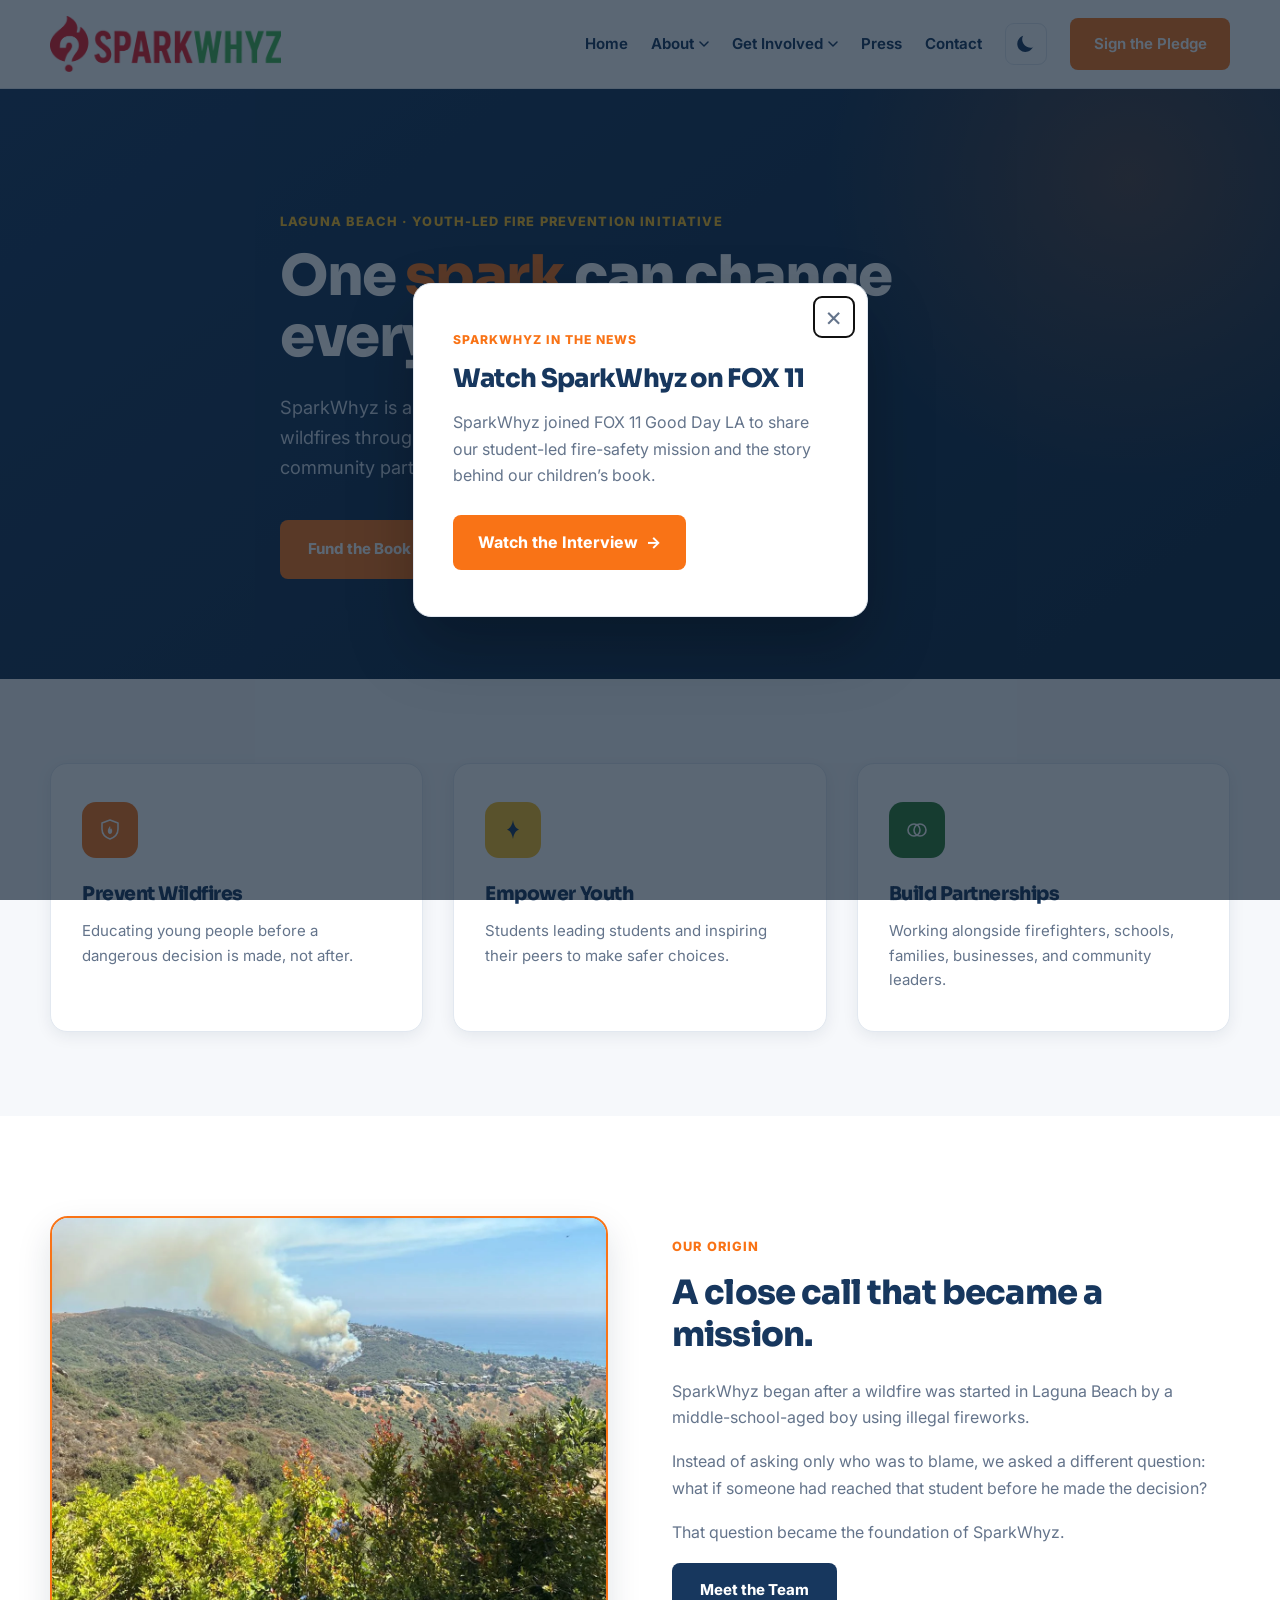
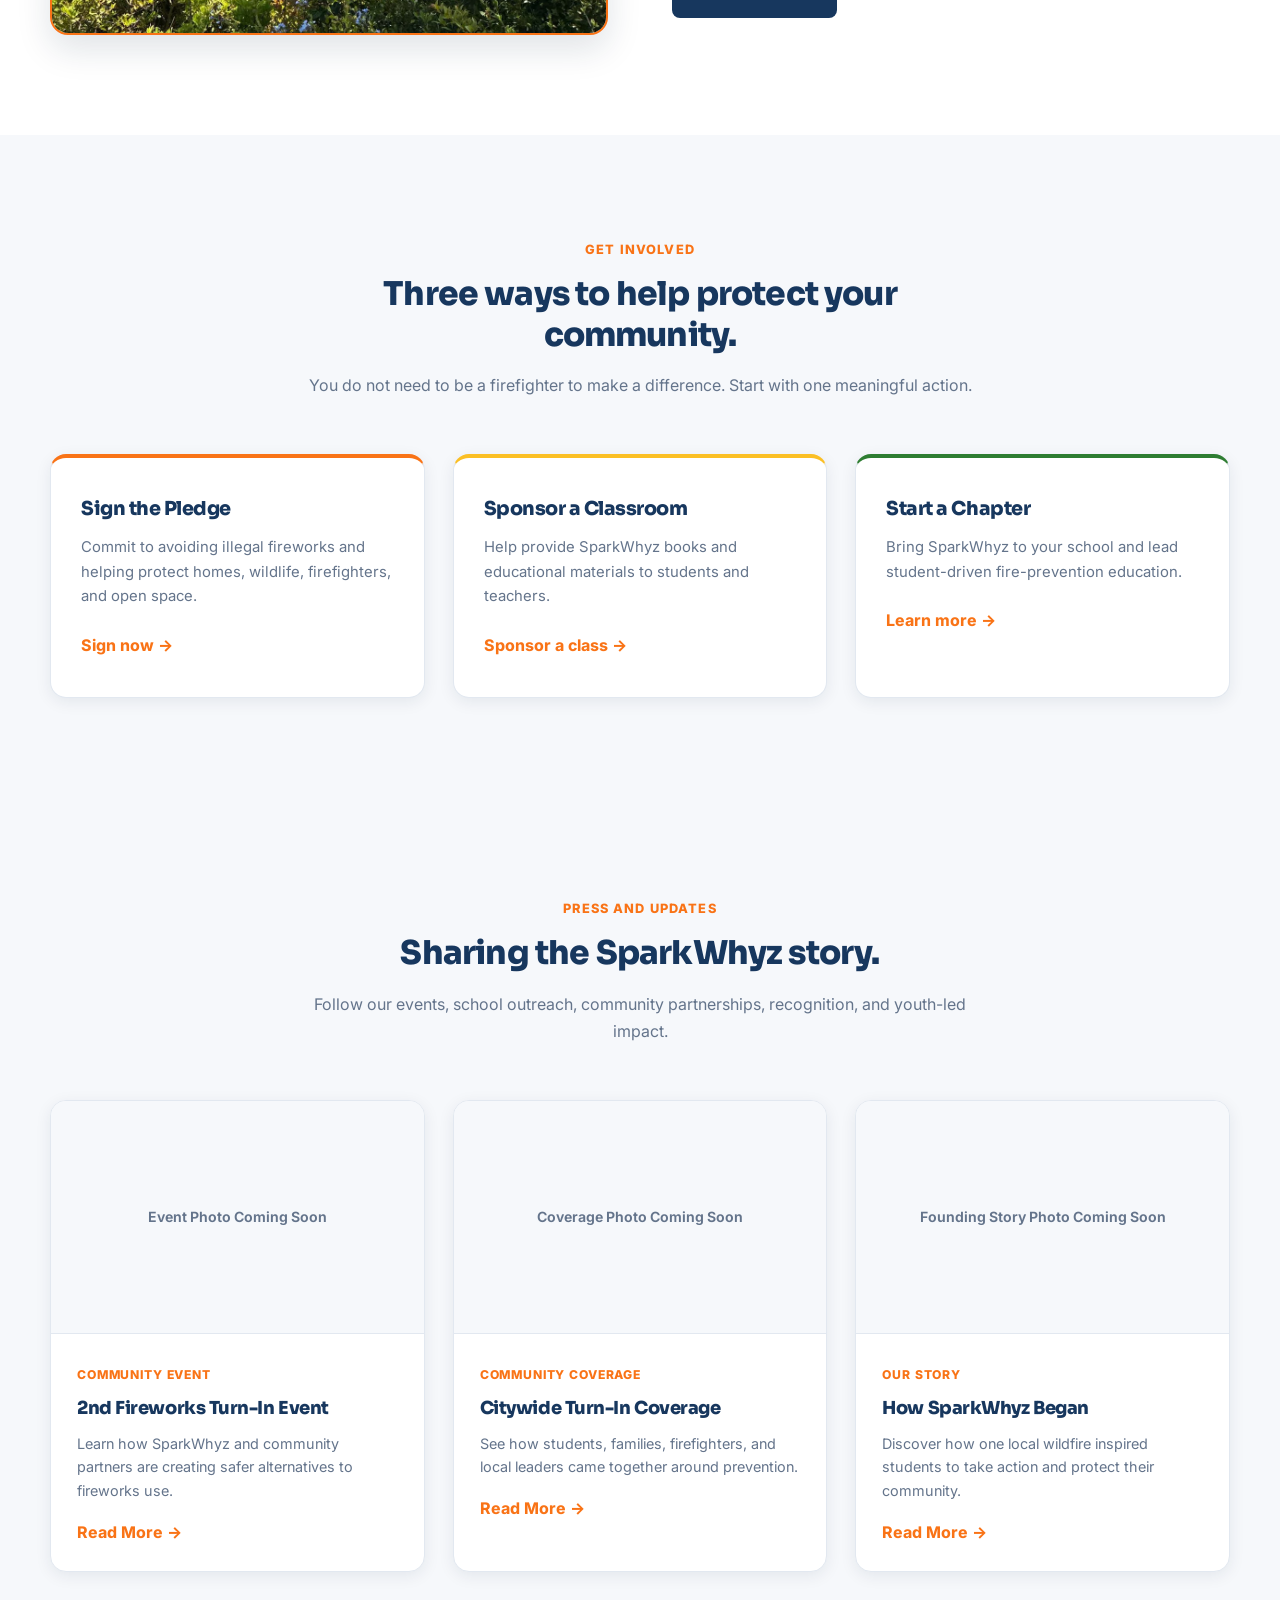
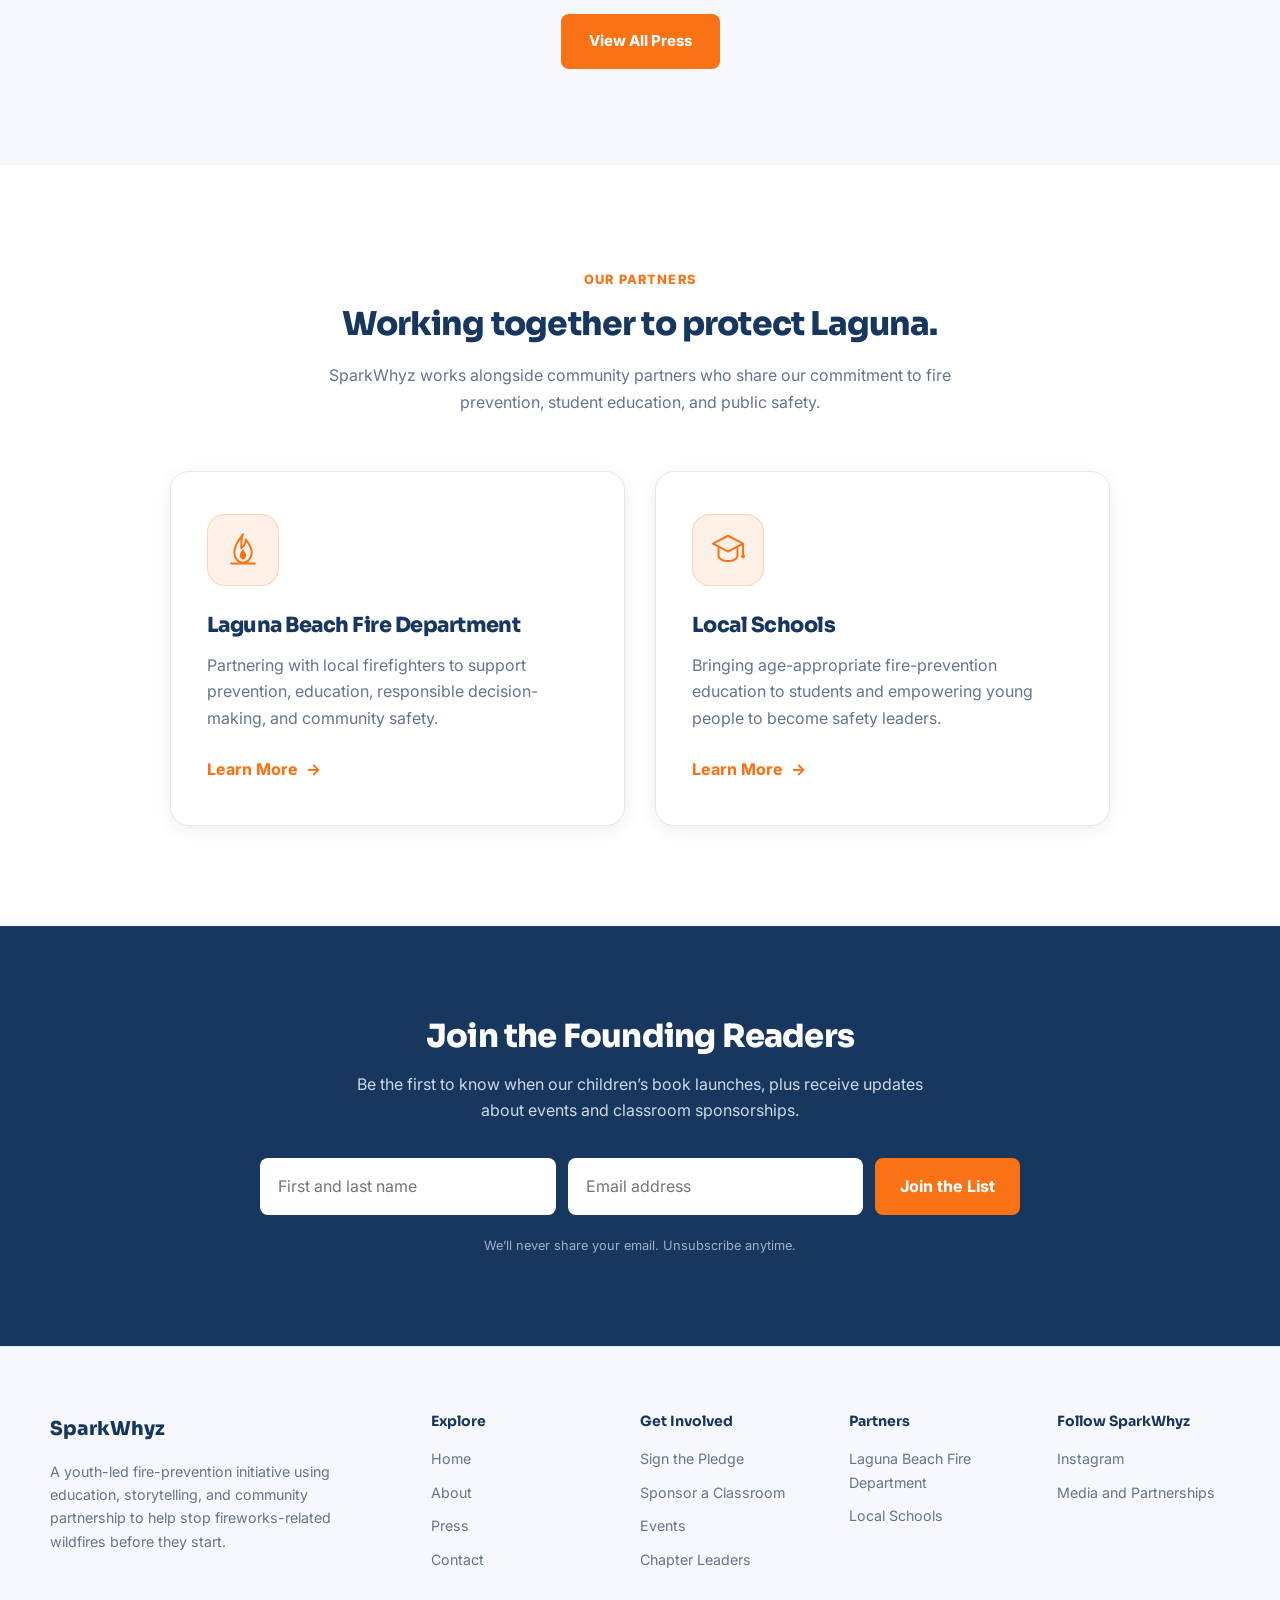
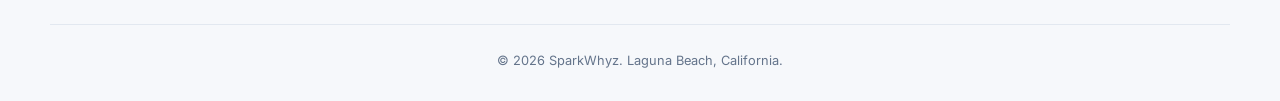
<file: index.html>
<!DOCTYPE html>
<html lang="en">
<head>
  <!-- Google tag (gtag.js) -->
<script async src="https://www.googletagmanager.com/gtag/js?id=G-Q8JG7QYZ1H"></script>
<script>
  window.dataLayer = window.dataLayer || [];
  function gtag(){dataLayer.push(arguments);}
  gtag('js', new Date());

  gtag('config', 'G-Q8JG7QYZ1H');
</script>
  <meta charset="UTF-8">

  <meta
    name="viewport"
    content="width=device-width, initial-scale=1.0"
  >

  <title>SparkWhyz | Youth-Led Fire Prevention</title>

  <meta
    name="description"
    content="SparkWhyz is a youth-led fire-prevention initiative helping prevent fireworks-related wildfires through education, storytelling, school outreach, and community partnership."
  >

  <link rel="icon" type="image/x-icon" href="images/favicon.ico">
  <link rel="icon" type="image/png" sizes="32x32" href="images/favicon-32x32.png">
  <link rel="icon" type="image/png" sizes="16x16" href="images/favicon-16x16.png">
  <link rel="apple-touch-icon" href="images/apple-touch-icon.png">

  <link rel="preconnect" href="https://fonts.googleapis.com">
  <link rel="preconnect" href="https://fonts.gstatic.com" crossorigin>

  <link
    href="https://fonts.googleapis.com/css2?family=Sora:wght@400;600;700;800&family=Inter:wght@400;500;600&display=swap"
    rel="stylesheet"
  >

  <link rel="stylesheet" href="css/styles.css">
</head>

<body>

  <header>
    <nav class="container">

      <a
        href="index.html"
        class="logo"
        aria-label="SparkWhyz home"
      >
        <img
          src="images/logo-transparent.png"
          alt="SparkWhyz"
        >
      </a>

      <button
        class="nav-toggle"
        id="navToggle"
        aria-label="Toggle navigation menu"
        aria-expanded="false"
      >
        <span class="bar bar1"></span>
        <span class="bar bar2"></span>
        <span class="bar bar3"></span>
      </button>

      <ul class="nav-links" id="navLinks">

        <li>
          <a href="index.html">Home</a>
        </li>

        <li>
          <a href="about.html">
            About

            <span class="chevron">
              <svg
                width="10"
                height="6"
                viewBox="0 0 10 6"
                fill="none"
                aria-hidden="true"
              >
                <path
                  d="M1 1L5 5L9 1"
                  stroke="currentColor"
                  stroke-width="1.5"
                  stroke-linecap="round"
                  stroke-linejoin="round"
                />
              </svg>
            </span>
          </a>

          <div class="dropdown-wrap">
            <ul class="dropdown">

              <li>
                <a href="about.html#story">
                  Our Story
                </a>
              </li>

              <li>
                <a href="about.html#mission">
                  Our Mission
                </a>
              </li>

              <li>
                <a href="about.html#team">
                  Our Team
                </a>
              </li>

              <li>
                <a href="about.html#momentum">
                  Building Momentum
                </a>
              </li>

            </ul>
          </div>
        </li>

        <li>
          <a href="get_involved.html">
            Get Involved

            <span class="chevron">
              <svg
                width="10"
                height="6"
                viewBox="0 0 10 6"
                fill="none"
                aria-hidden="true"
              >
                <path
                  d="M1 1L5 5L9 1"
                  stroke="currentColor"
                  stroke-width="1.5"
                  stroke-linecap="round"
                  stroke-linejoin="round"
                />
              </svg>
            </span>
          </a>

          <div class="dropdown-wrap">
            <ul class="dropdown">

              <li>
                <a href="get_involved.html#pledge">
                  Sign the Pledge
                </a>
              </li>

              <li>
                <a href="get_involved.html#sponsor">
                  Sponsor a Classroom
                </a>
              </li>

              <li>
                <a href="get_involved.html#events">
                  Events
                </a>
              </li>

              <li>
                <a href="chapter_leaders.html">
                  Become a Chapter Leader
                </a>
              </li>

            </ul>
          </div>
        </li>

        <!-- Mehr 8/1 Removing press drop down
        <li>
          <a href="press.html">
            Press
            <span class="chevron">
              <svg
                width="10"
                height="6"
                viewBox="0 0 10 6"
                fill="none"
                aria-hidden="true"
              >
                <path
                  d="M1 1L5 5L9 1"
                  stroke="currentColor"
                  stroke-width="1.5"
                  stroke-linecap="round"
                  stroke-linejoin="round"
                />
              </svg>
            </span>
          </a>

          <div class="dropdown-wrap">
            <ul class="dropdown">

              <li>
                <a href="press.html#turn-in-2026">
                  2nd Fireworks Turn-In Event
                </a>
              </li>

              <li>
                <a href="press.html#citywide-turn-in">
                  Citywide Turn-In Coverage
                </a>
              </li>

              <li>
                <a href="press.html#kids-doing-right-thing">
                  Kids Doing the Right Thing
                </a>
              </li>

              <li>
                <a href="press.html#founding-story">
                  Our Founding Story
                </a>
              </li>

            </ul>
          </div>
        </li>
-->
          <!-- Mehr 8/1 addind simple press menu item -->
       <li class="nav-item">
          <a href="press.html" class="nav-link">Press</a>
        </li>
      
        <li>
          <a href="contact.html">Contact</a>
        </li>
        <!-- Mehr 8/1 Removing duplicate contact menu
        <li>
          <a href="contact.html">Contact</a>
        </li>
        -->
       
        <li>
          <button
            class="theme-toggle"
            id="themeToggleDesktop"
            aria-label="Toggle dark mode"
          >
            <span class="theme-icon"></span>
            <span class="theme-label">Dark Mode</span>
          </button>
        </li>

        <li>
          <a
            href="get_involved.html#pledge"
            class="nav-cta"
          >
            Sign the Pledge
          </a>
        </li>

      </ul>

    </nav>
  </header>


  <main>

    <section class="hero">

      <div class="container hero-inner">

        <span class="eyebrow">
          Laguna Beach &middot; Youth-Led Fire Prevention Initiative
        </span>

        <h1>
          One <span>spark</span> can change everything.
        </h1>

        <p>
          SparkWhyz is a youth-led movement preventing
          fireworks-related wildfires through education,
          storytelling, school outreach, and community partnership.
        </p>

        <div class="btn-row">

         <a
            href="/donate/"
           class="btn btn-primary"
          >
            Fund the Book
          </a>

        <a
          href="get_involved.html#pledge"
          class="btn btn-secondary"
          style="
            background-color: #ffffff !important;
            color: #173757 !important;
            border: 2px solid #ffffff !important;
          "
        >
          Sign the Pledge
        </a>

          <a
            href="about.html#story"
            class="btn btn-outline"
          >
            Read Our Story
          </a>

      </div>

    </section>


    <section class="mission">

      <div class="container mission-grid">

        <article class="mission-card reveal">

          <div class="icon">

            <svg
              width="24"
              height="24"
              viewBox="0 0 24 24"
              fill="none"
              aria-hidden="true"
            >
              <path
                d="M12 2L4 5V11C4 15.5 6.5 19 12 21C17.5 19 20 15.5 20 11V5L12 2Z"
                stroke="currentColor"
                stroke-width="1.6"
                stroke-linejoin="round"
              />

              <path
                d="M12 8C10.5 10 9.8 11.5 9.8 13C9.8 14.8 10.8 16 12 16C13.2 16 14.2 14.8 14.2 13C14.2 11.8 13.6 11 13 10.3C13 11 12.6 11.4 12.2 11.3C12.6 10.2 12.3 9 12 8Z"
                fill="currentColor"
              />
            </svg>

          </div>

          <h3>
            Prevent Wildfires
          </h3>

          <p>
            Educating young people before a dangerous decision
            is made, not after.
          </p>

        </article>


        <article class="mission-card reveal reveal-delay-1">

          <div class="icon">

            <svg
              width="24"
              height="24"
              viewBox="0 0 24 24"
              fill="none"
              aria-hidden="true"
            >
              <path
                d="M12 2C12.8 6.5 14 9.8 18 11.5C14 13.2 12.8 16.5 12 21C11.2 16.5 10 13.2 6 11.5C10 9.8 11.2 6.5 12 2Z"
                fill="currentColor"
              />
            </svg>

          </div>

          <h3>
            Empower Youth
          </h3>

          <p>
            Students leading students and inspiring their peers
            to make safer choices.
          </p>

        </article>


        <article class="mission-card reveal reveal-delay-2">

          <div class="icon">

            <svg
              width="24"
              height="24"
              viewBox="0 0 24 24"
              fill="none"
              aria-hidden="true"
            >
              <circle
                cx="9"
                cy="12"
                r="6"
                stroke="currentColor"
                stroke-width="1.6"
              />

              <circle
                cx="15"
                cy="12"
                r="6"
                stroke="currentColor"
                stroke-width="1.6"
              />
            </svg>

          </div>

          <h3>
            Build Partnerships
          </h3>

          <p>
            Working alongside firefighters, schools, families,
            businesses, and community leaders.
          </p>

        </article>

      </div>

    </section>


    <section class="story" id="story">

      <div class="container story-grid">

        <div class="story-media reveal">

          <img
            src="images/rancho-fire.jpg"
            alt="Wildfire in Laguna Beach"
          >

        </div>

        <div class="reveal reveal-delay-1">

          <span class="section-eyebrow">
            Our Origin
          </span>

          <h2>
            A close call that became a mission.
          </h2>

          <p>
            SparkWhyz began after a wildfire was started in
            Laguna Beach by a middle-school-aged boy using
            illegal fireworks.
          </p>

          <p>
            Instead of asking only who was to blame, we asked
            a different question: what if someone had reached
            that student before he made the decision?
          </p>

          <p>
            That question became the foundation of SparkWhyz.
          </p>

          <a
            href="about.html"
            class="btn btn-dark"
          >
            Meet the Team
          </a>

        </div>

      </div>

    </section>


    <section class="involved">

      <div class="container">

        <div class="involved-head reveal">

          <span class="section-eyebrow">
            Get Involved
          </span>

          <h2>
            Three ways to help protect your community.
          </h2>

          <p>
            You do not need to be a firefighter to make a difference.
            Start with one meaningful action.
          </p>

        </div>

        <div class="involved-grid">

          <article class="involved-card reveal">

            <h3>
              Sign the Pledge
            </h3>

            <p>
              Commit to avoiding illegal fireworks and helping
              protect homes, wildlife, firefighters, and open space.
            </p>

            <a href="get_involved.html#pledge">
              Sign now &rarr;
            </a>

          </article>


          <article class="involved-card reveal reveal-delay-1">

            <h3>
              Sponsor a Classroom
            </h3>

            <p>
              Help provide SparkWhyz books and educational
              materials to students and teachers.
            </p>

            <a href="get_involved.html#sponsor">
              Sponsor a class &rarr;
            </a>

          </article>


          <article class="involved-card reveal reveal-delay-2">

            <h3>
              Start a Chapter
            </h3>

            <p>
              Bring SparkWhyz to your school and lead
              student-driven fire-prevention education.
            </p>

            <a href="chapter_leaders.html">
              Learn more &rarr;
            </a>

          </article>

        </div>

      </div>

    </section>


    <section class="section section-alt">

      <div class="container">

        <div class="section-head reveal">

          <span class="section-eyebrow">
            Press and Updates
          </span>

          <h2>
            Sharing the SparkWhyz story.
          </h2>

          <p>
            Follow our events, school outreach, community partnerships,
            recognition, and youth-led impact.
          </p>

        </div>

        <div class="news-grid">

          <article class="news-card reveal">

            <div class="news-thumb">
              Event Photo Coming Soon
            </div>

            <div class="news-body">

              <span class="news-date">
                Community Event
              </span>

              <h3>
                2nd Fireworks Turn-In Event
              </h3>

              <p>
                Learn how SparkWhyz and community partners
                are creating safer alternatives to fireworks use.
              </p>

              <a href="press.html#turn-in-2026">
                Read More &rarr;
              </a>

            </div>

          </article>


          <article class="news-card reveal reveal-delay-1">

            <div class="news-thumb">
              Coverage Photo Coming Soon
            </div>

            <div class="news-body">

              <span class="news-date">
                Community Coverage
              </span>

              <h3>
                Citywide Turn-In Coverage
              </h3>

              <p>
                See how students, families, firefighters,
                and local leaders came together around prevention.
              </p>

              <a href="press.html#citywide-turn-in">
                Read More &rarr;
              </a>

            </div>

          </article>


          <article class="news-card reveal reveal-delay-2">

            <div class="news-thumb">
              Founding Story Photo Coming Soon
            </div>

            <div class="news-body">

              <span class="news-date">
                Our Story
              </span>

              <h3>
                How SparkWhyz Began
              </h3>

              <p>
                Discover how one local wildfire inspired students
                to take action and protect their community.
              </p>

              <a href="press.html#founding-story">
                Read More &rarr;
              </a>

            </div>

          </article>

        </div>

        <div
          class="btn-row"
          style="justify-content:center;margin-top:42px;"
        >

          <a
            href="press.html"
            class="btn btn-primary"
          >
            View All Press
          </a>

        </div>

      </div>

    </section>


    <section class="partners-section">

      <div class="container">

        <div class="section-head reveal">

          <span class="section-eyebrow">
            Our Partners
          </span>

          <h2>
            Working together to protect Laguna.
          </h2>

          <p>
            SparkWhyz works alongside community partners
            who share our commitment to fire prevention,
            student education, and public safety.
          </p>

        </div>

        <div class="partners-grid">

          <a
            href="fire_department.html"
            class="partner-card reveal"
          >

            <div class="partner-icon">

              <svg
                width="38"
                height="38"
                viewBox="0 0 48 48"
                fill="none"
                aria-hidden="true"
              >
                <path
                  d="M24 4C19.5 11.1 13 17.2 13 27C13 34.2 17.9 40 24 40C30.1 40 35 34.2 35 27C35 20 30.8 14.9 27.5 10.7C27.3 16.3 24.7 19.6 21.7 21.8C22.5 17.1 20.4 12.1 24 4Z"
                  stroke="currentColor"
                  stroke-width="2.5"
                  stroke-linejoin="round"
                />

                <path
                  d="M24 23C21.3 26.1 20 28.4 20 31.1C20 34.1 21.8 36 24 36C26.2 36 28 34.1 28 31.1C28 28.6 26.5 26.3 24 23Z"
                  fill="currentColor"
                />

                <path
                  d="M9 41H39"
                  stroke="currentColor"
                  stroke-width="2.5"
                  stroke-linecap="round"
                />
              </svg>

            </div>

            <h3>
              Laguna Beach Fire Department
            </h3>

            <p>
              Partnering with local firefighters to support
              prevention, education, responsible decision-making,
              and community safety.
            </p>

            <span class="partner-link">
              Learn More
              <span aria-hidden="true">&rarr;</span>
            </span>

          </a>


          <a
            href="schools.html"
            class="partner-card reveal reveal-delay-1"
          >

            <div class="partner-icon">

              <svg
                width="38"
                height="38"
                viewBox="0 0 48 48"
                fill="none"
                aria-hidden="true"
              >
                <path
                  d="M24 6L5 16L24 26L43 16L24 6Z"
                  stroke="currentColor"
                  stroke-width="2.5"
                  stroke-linejoin="round"
                />

                <path
                  d="M12 21V31C12 35.1 17.4 38 24 38C30.6 38 36 35.1 36 31V21"
                  stroke="currentColor"
                  stroke-width="2.5"
                  stroke-linecap="round"
                />

                <path
                  d="M43 16V29"
                  stroke="currentColor"
                  stroke-width="2.5"
                  stroke-linecap="round"
                />

                <circle
                  cx="43"
                  cy="32"
                  r="2.5"
                  fill="currentColor"
                />
              </svg>

            </div>

            <h3>
              Local Schools
            </h3>

            <p>
              Bringing age-appropriate fire-prevention education
              to students and empowering young people to become
              safety leaders.
            </p>

            <span class="partner-link">
              Learn More
              <span aria-hidden="true">&rarr;</span>
            </span>

          </a>

        </div>

      </div>

    </section>


    <section
      class="signup"
      id="founding-readers"
    >

      <div class="container">

        <h2>
          Join the Founding Readers
        </h2>

        <p>
          Be the first to know when our children’s book launches,
          plus receive updates about events and classroom sponsorships.
        </p>

        <form
          class="signup-form"
          id="signupForm"
          data-founding-readers="true"
          novalidate
        >

          <input
            type="text"
            id="signupName"
            name="name"
            placeholder="First and last name"
            autocomplete="name"
            aria-label="First and last name"
            required
          >

          <input
            type="email"
            id="signupEmail"
            name="email"
            placeholder="Email address"
            autocomplete="email"
            aria-label="Email address"
            required
          >

          <input
            type="text"
            name="website"
            tabindex="-1"
            autocomplete="off"
            aria-hidden="true"
            style="
              position:absolute;
              left:-9999px;
              width:1px;
              height:1px;
              opacity:0;
            "
          >

          <button type="submit">
            Join the List
          </button>

        </form>

        <p class="signup-note">
          We’ll never share your email. Unsubscribe anytime.
        </p>

      </div>

    </section>

  </main>


  <footer>

    <div class="container">

      <div class="footer-grid">

        <div class="footer-brand">

          <div class="logo">
            SparkWhyz
          </div>

          <p>
            A youth-led fire-prevention initiative using education,
            storytelling, and community partnership to help stop
            fireworks-related wildfires before they start.
          </p>

        </div>


        <div>

          <h4>
            Explore
          </h4>

          <ul>

            <li>
              <a href="index.html">Home</a>
            </li>

            <li>
              <a href="about.html">About</a>
            </li>

            <li>
              <a href="press.html">Press</a>
            </li>

            <li>
              <a href="contact.html">Contact</a>
            </li>

          </ul>

        </div>


        <div>

          <h4>
            Get Involved
          </h4>

          <ul>

            <li>
              <a href="get_involved.html#pledge">
                Sign the Pledge
              </a>
            </li>

            <li>
              <a href="get_involved.html#sponsor">
                Sponsor a Classroom
              </a>
            </li>

            <li>
              <a href="get_involved.html#events">
                Events
              </a>
            </li>

            <li>
              <a href="chapter_leaders.html">
                Chapter Leaders
              </a>
            </li>

          </ul>

        </div>


        <div>

          <h4>
            Partners
          </h4>

          <ul>

            <li>
              <a href="fire_department.html">
                Laguna Beach Fire Department
              </a>
            </li>

            <li>
              <a href="schools.html">
                Local Schools
              </a>
            </li>

          </ul>

        </div>


        <div>

          <h4>
            Follow SparkWhyz
          </h4>

          <ul>

            <li>
              <a
                href="https://www.instagram.com/sparkwhyz/"
                target="_blank"
                rel="noopener noreferrer"
              >
                Instagram
              </a>
            </li>

            <li>
              <a href="contact.html">
                Media and Partnerships
              </a>
            </li>

          </ul>

        </div>

      </div>


      <div class="footer-bottom">
        &copy; 2026 SparkWhyz. Laguna Beach, California.
      </div>

    </div>

  </footer>


  <div
    class="modal-overlay"
    id="chapterModal"
    aria-hidden="true"
  >

    <div
      class="modal-card"
      role="dialog"
      aria-modal="true"
      aria-labelledby="chapterModalTitle"
    >

      <button
        class="modal-close"
        aria-label="Close"
      >
        &times;
      </button>

      <div class="modal-eyebrow">
        Sparkwhyz In The News
      </div>
<!-- Dastan 8/4/26 commmenting out popup
      <h2 id="chapterModalTitle">
        Looking for Chapter Leads
      </h2>

      <p>
        Help bring SparkWhyz’s fire-safety mission
        to your school or neighborhood. We are looking
        for motivated students who are ready to lead.
      </p>

      <a
        href="chapter_leaders.html"
        class="modal-btn"
      >
        Learn More
        <span aria-hidden="true">&rarr;</span>
      </a>
-->
          <h2 id="chapterModalTitle">
            Watch SparkWhyz on FOX 11
          </h2>
          
          <p>
            SparkWhyz joined FOX 11 Good Day LA to share our student-led
            fire-safety mission and the story behind our children’s book.
          </p>
          
          <a
            href="https://www.foxla.com/video/fmc-k940xwfcd0i8ajvh"
            class="modal-btn"
            target="_blank"
            rel="noopener noreferrer"
          >
            Watch the Interview
            <span aria-hidden="true">&rarr;</span>
          </a>
                
    </div>

  </div>


  <script src="js/main.js"></script>

</body>
</html>
</file>
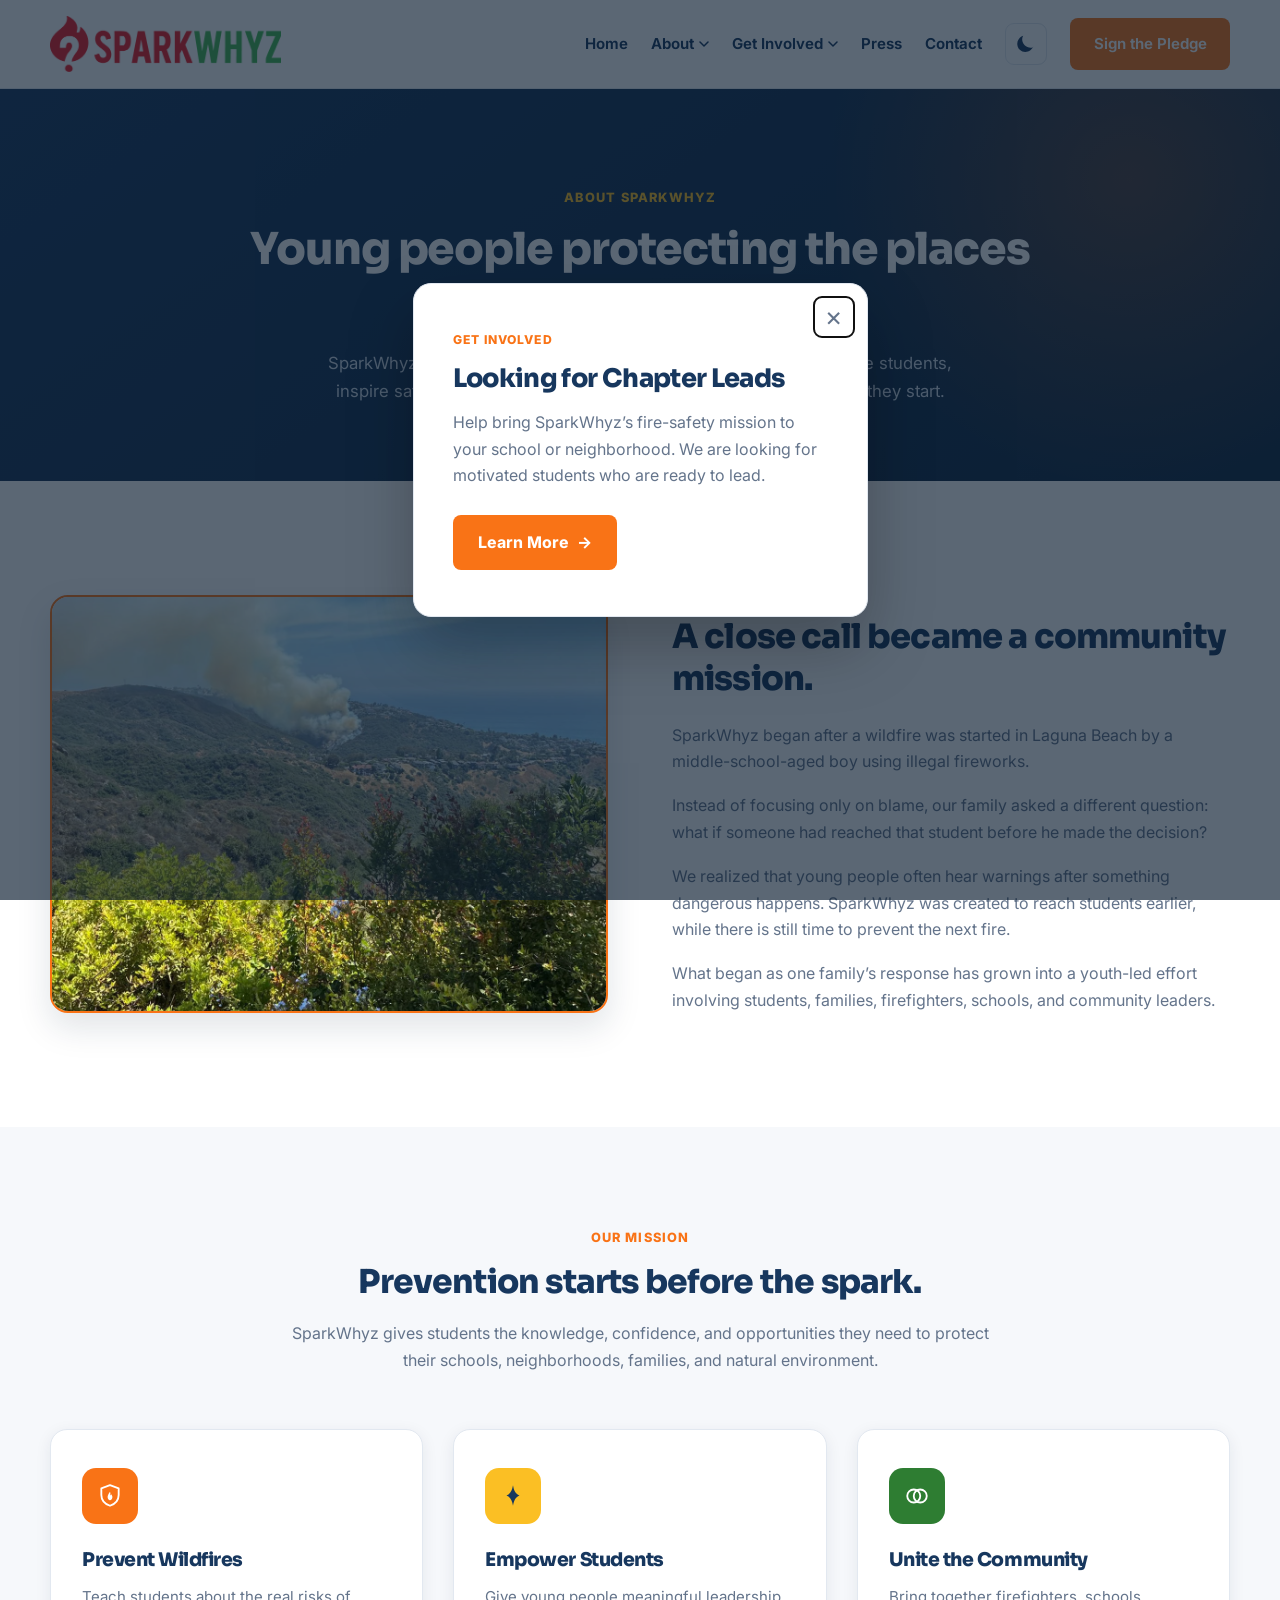
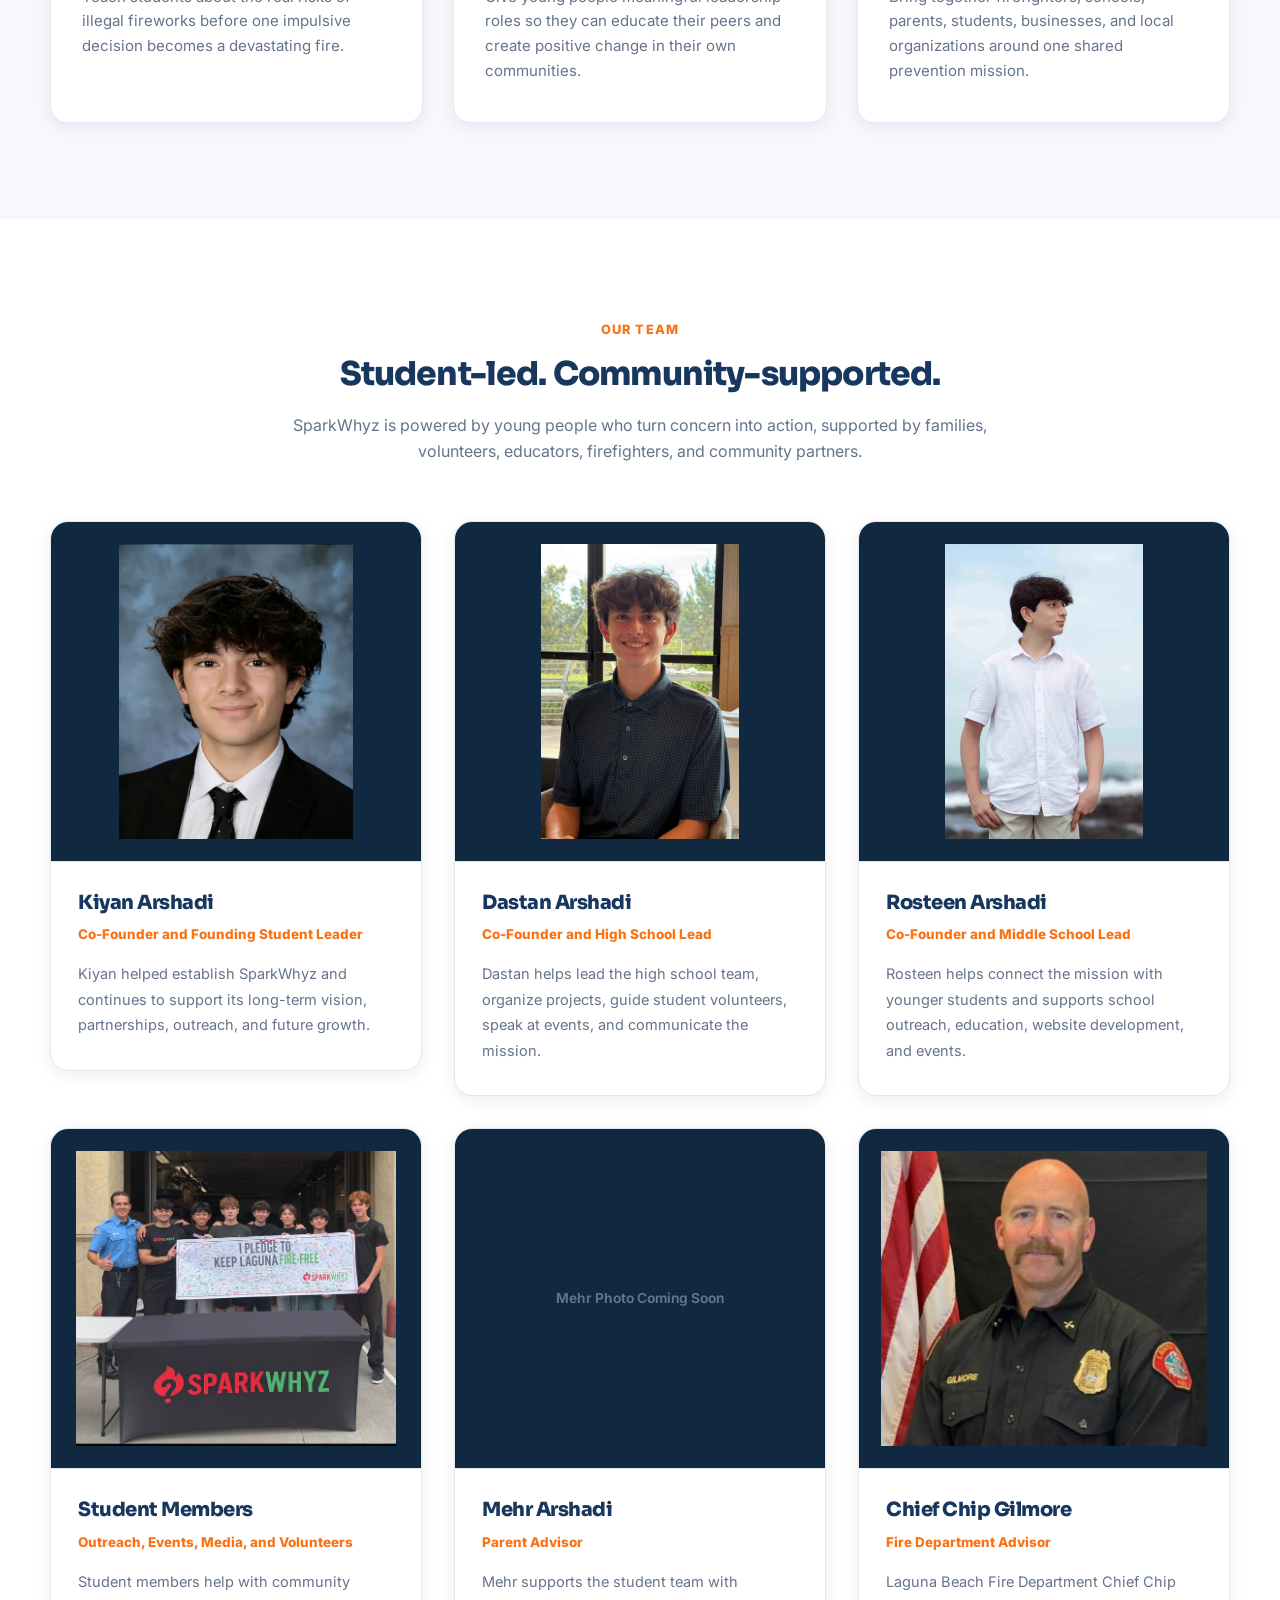
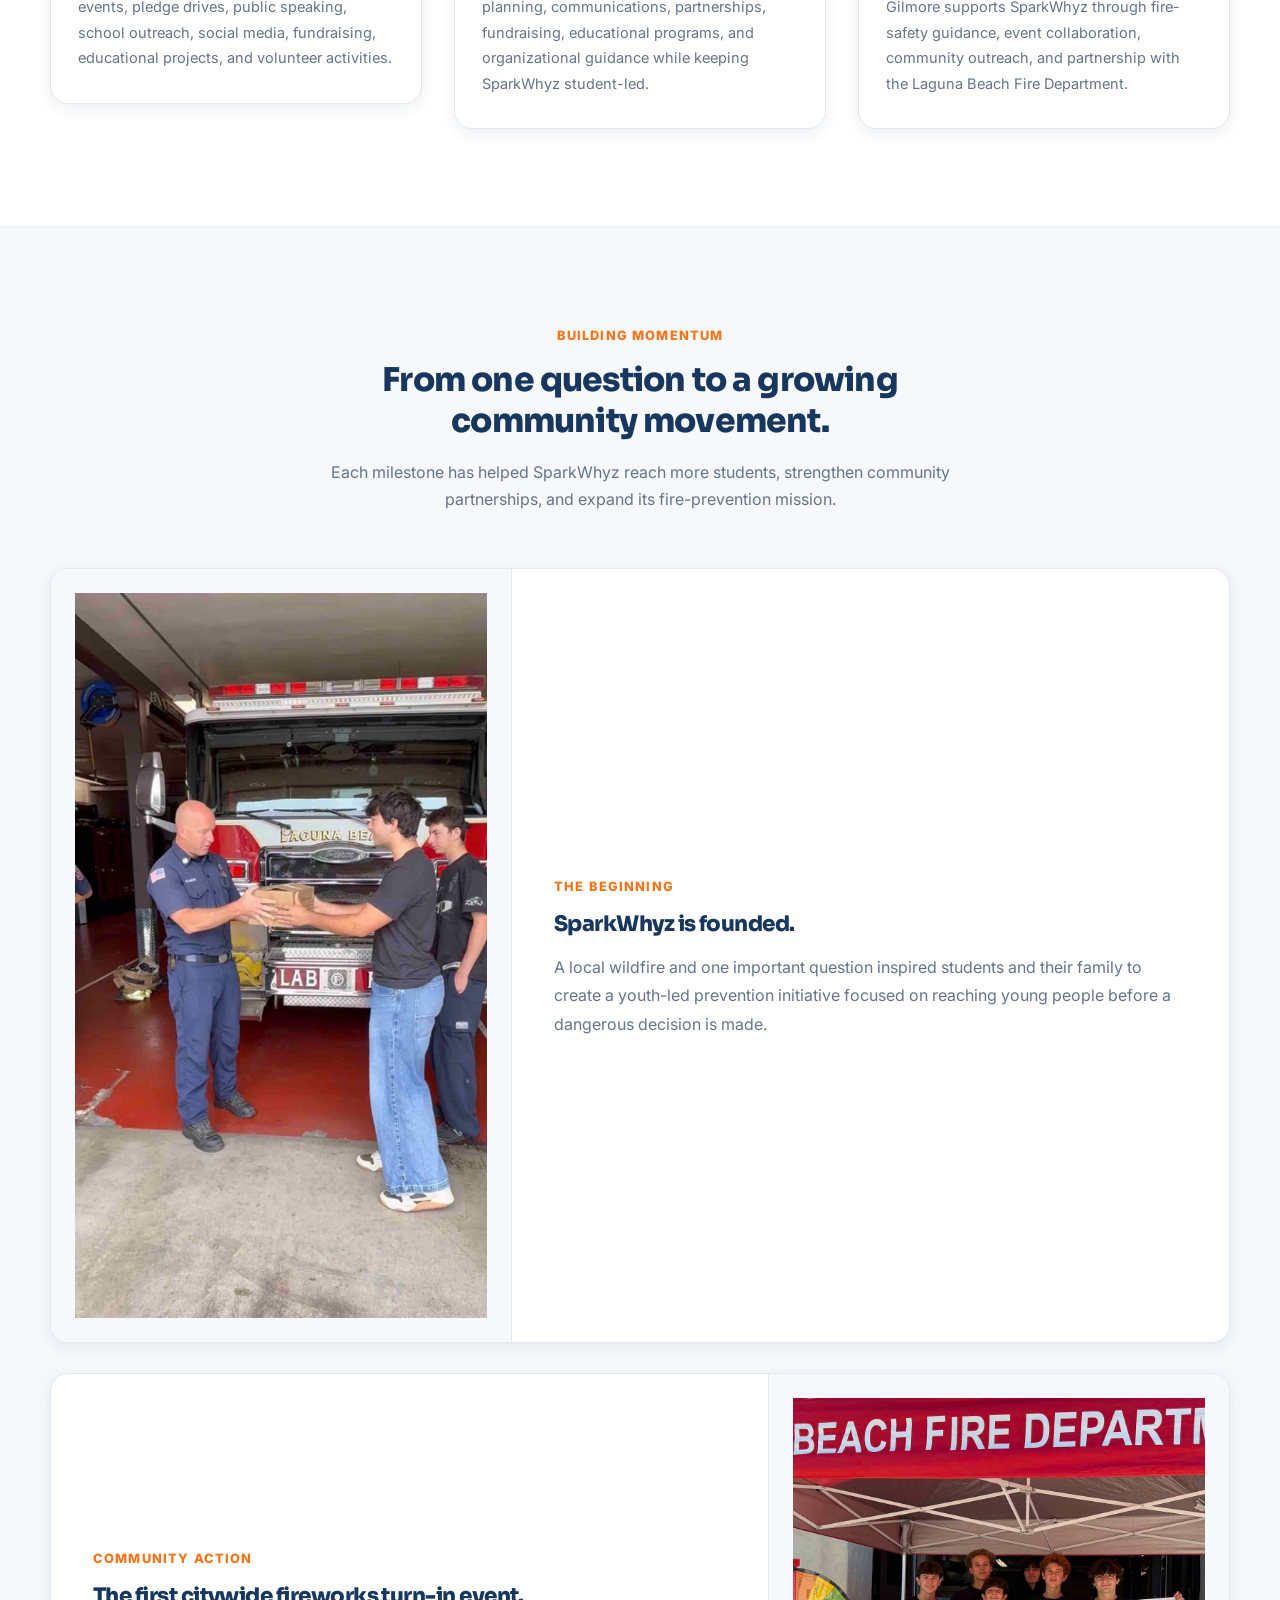
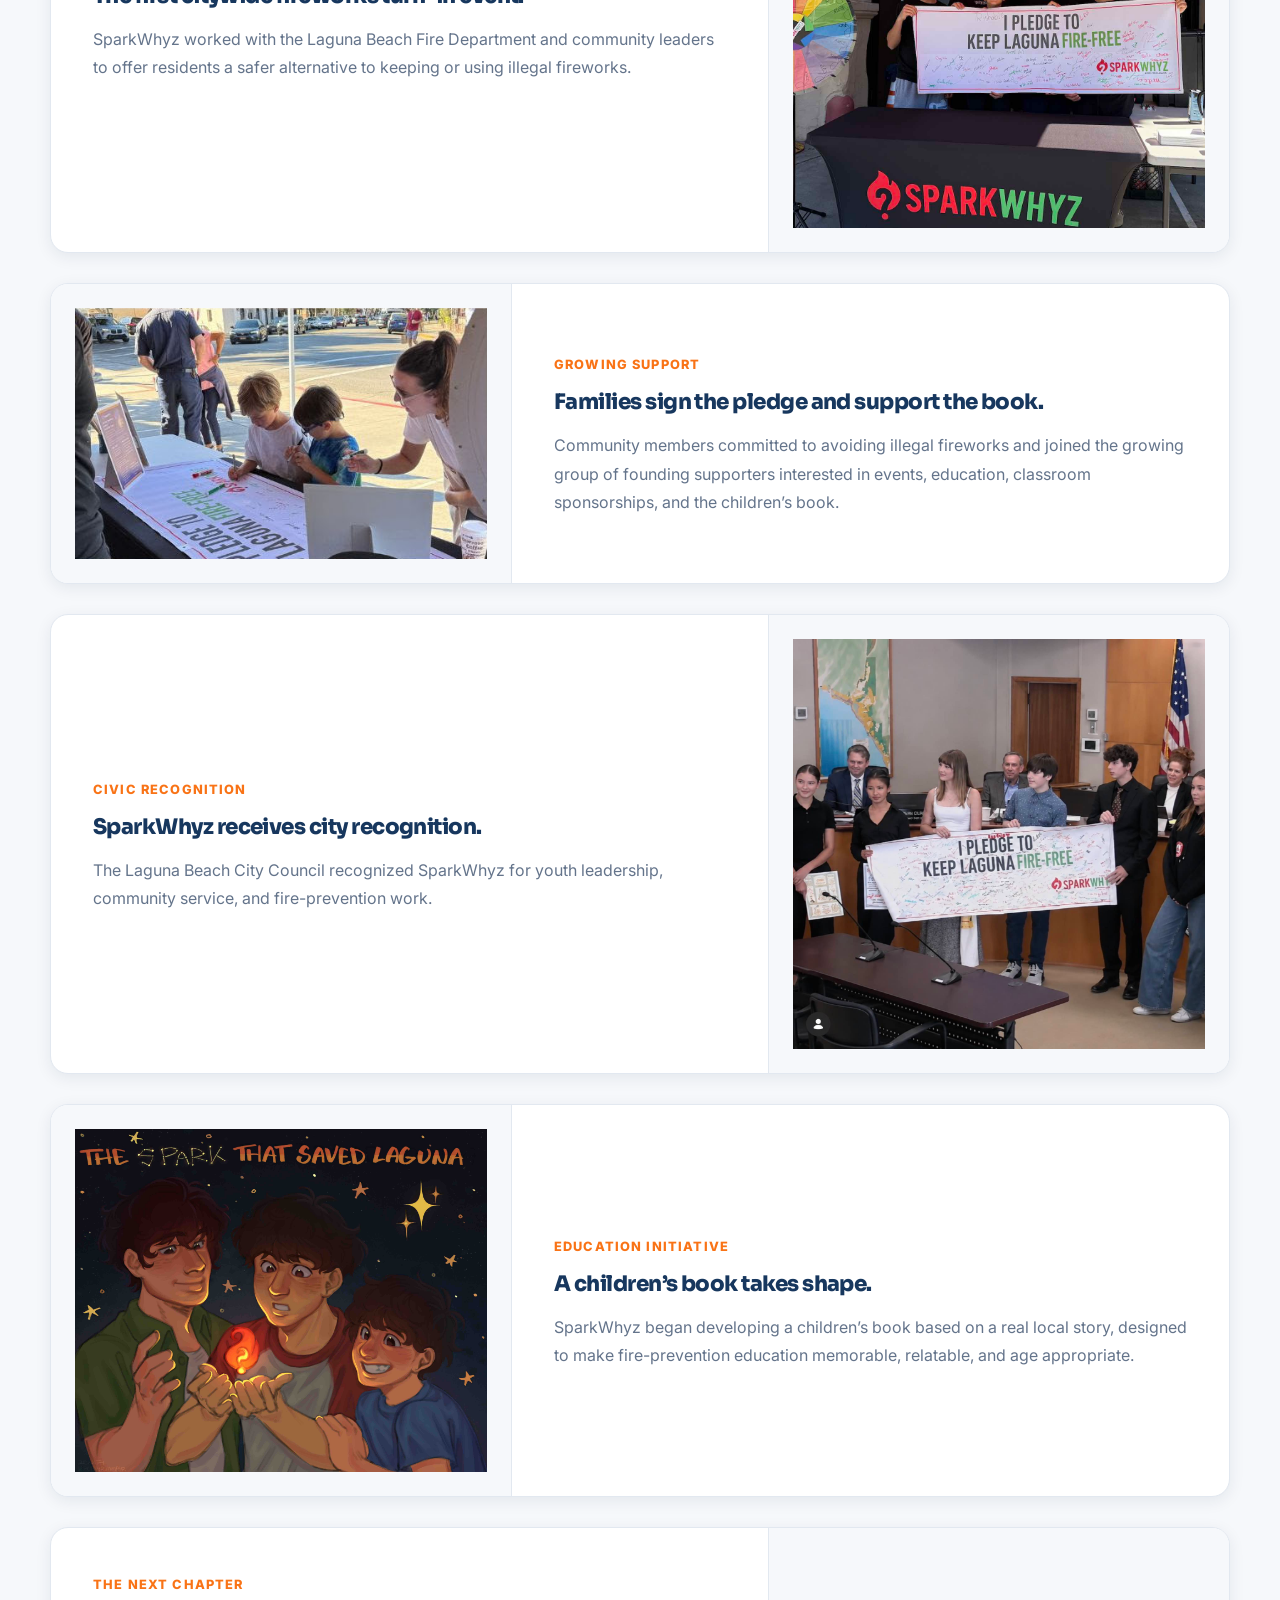
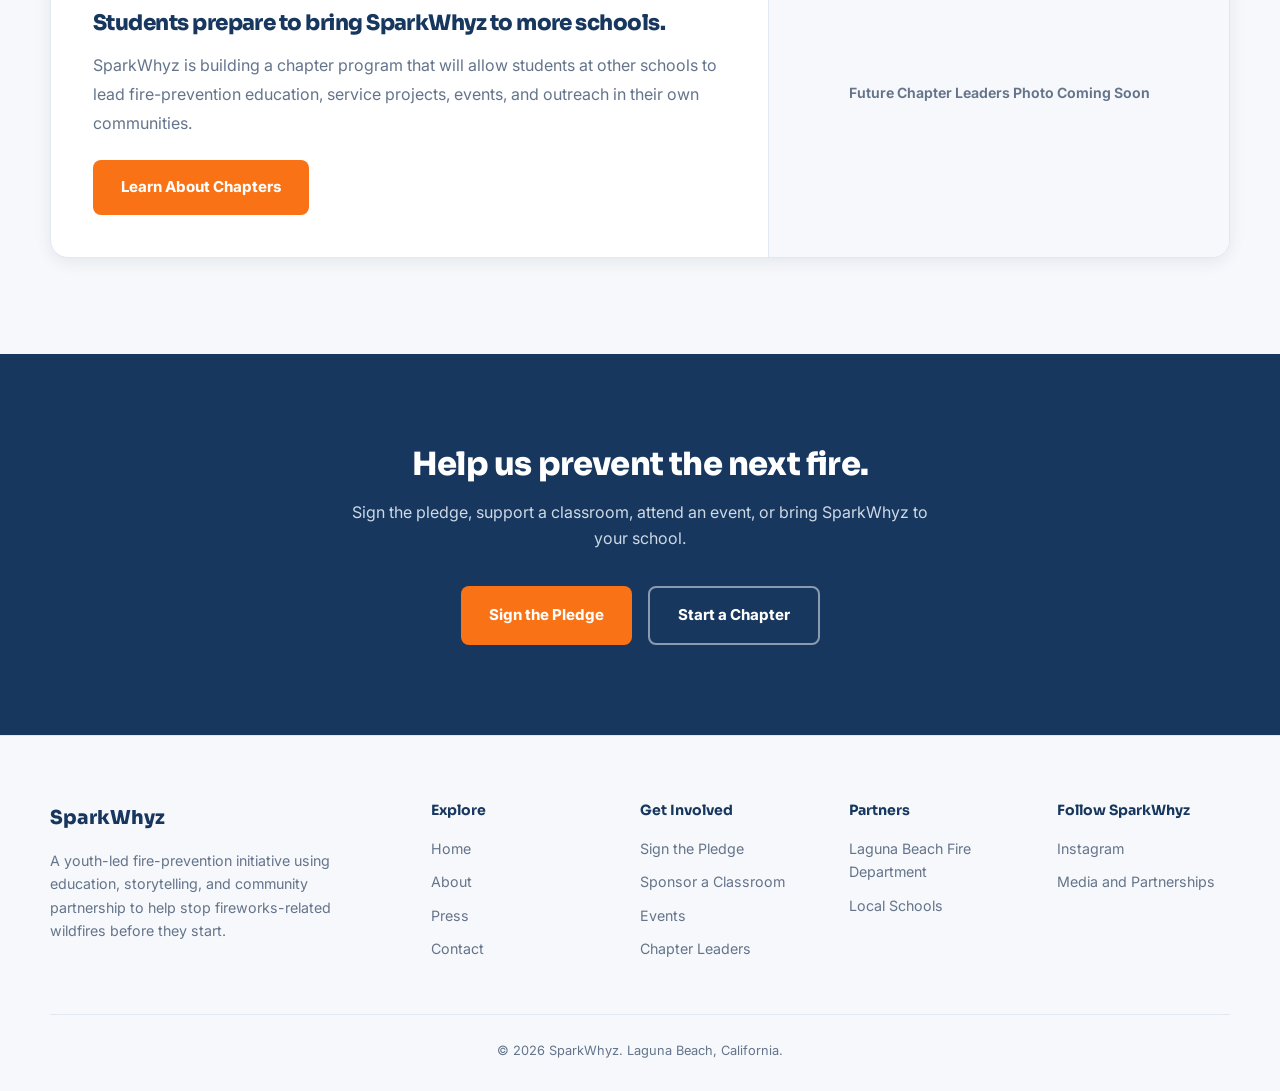
<file: about.html>
<!DOCTYPE html>
<html lang="en">
<head>
  <!-- Google tag (gtag.js) -->
<script async src="https://www.googletagmanager.com/gtag/js?id=G-Q8JG7QYZ1H"></script>
<script>
  window.dataLayer = window.dataLayer || [];
  function gtag(){dataLayer.push(arguments);}
  gtag('js', new Date());

  gtag('config', 'G-Q8JG7QYZ1H');
</script>
  <meta charset="UTF-8">

  <meta
    name="viewport"
    content="width=device-width, initial-scale=1.0"
  >

  <title>About SparkWhyz | Youth-Led Fire Prevention</title>

  <meta
    name="description"
    content="Learn how SparkWhyz began, meet the youth-led team, and explore its mission to prevent fireworks-related wildfires through education and community action."
  >

  <link rel="icon" type="image/x-icon" href="images/favicon.ico">
  <link rel="icon" type="image/png" sizes="32x32" href="images/favicon-32x32.png">
  <link rel="icon" type="image/png" sizes="16x16" href="images/favicon-16x16.png">
  <link rel="apple-touch-icon" href="images/apple-touch-icon.png">

  <link rel="preconnect" href="https://fonts.googleapis.com">
  <link rel="preconnect" href="https://fonts.gstatic.com" crossorigin>

  <link
    href="https://fonts.googleapis.com/css2?family=Sora:wght@400;600;700;800&family=Inter:wght@400;500;600&display=swap"
    rel="stylesheet"
  >

  <link rel="stylesheet" href="css/styles.css">
</head>

<body>

  <header>
    <nav class="container">

      <a
        href="index.html"
        class="logo"
        aria-label="SparkWhyz home"
      >
        <img
          src="images/logo-transparent.png"
          alt="SparkWhyz"
        >
      </a>

      <button
        class="nav-toggle"
        id="navToggle"
        aria-label="Toggle navigation menu"
        aria-expanded="false"
      >
        <span class="bar bar1"></span>
        <span class="bar bar2"></span>
        <span class="bar bar3"></span>
      </button>

      <ul class="nav-links" id="navLinks">

        <li>
          <a href="index.html">Home</a>
        </li>

        <li>
          <a href="about.html">
            About

            <span class="chevron">
              <svg
                width="10"
                height="6"
                viewBox="0 0 10 6"
                fill="none"
                aria-hidden="true"
              >
                <path
                  d="M1 1L5 5L9 1"
                  stroke="currentColor"
                  stroke-width="1.5"
                  stroke-linecap="round"
                  stroke-linejoin="round"
                />
              </svg>
            </span>
          </a>

          <div class="dropdown-wrap">
            <ul class="dropdown">

              <li>
                <a href="about.html#story">
                  Our Story
                </a>
              </li>

              <li>
                <a href="about.html#mission">
                  Our Mission
                </a>
              </li>

              <li>
                <a href="about.html#team">
                  Our Team
                </a>
              </li>

              <li>
                <a href="about.html#momentum">
                  Building Momentum
                </a>
              </li>

            </ul>
          </div>
        </li>

        <li>
          <a href="get_involved.html">
            Get Involved

            <span class="chevron">
              <svg
                width="10"
                height="6"
                viewBox="0 0 10 6"
                fill="none"
                aria-hidden="true"
              >
                <path
                  d="M1 1L5 5L9 1"
                  stroke="currentColor"
                  stroke-width="1.5"
                  stroke-linecap="round"
                  stroke-linejoin="round"
                />
              </svg>
            </span>
          </a>

          <div class="dropdown-wrap">
            <ul class="dropdown">

              <li>
                <a href="get_involved.html#pledge">
                  Sign the Pledge
                </a>
              </li>

              <li>
                <a href="get_involved.html#sponsor">
                  Sponsor a Classroom
                </a>
              </li>

              <li>
                <a href="get_involved.html#events">
                  Events
                </a>
              </li>

              <li>
                <a href="chapter_leaders.html">
                  Become a Chapter Leader
                </a>
              </li>

            </ul>
          </div>
        </li>
<!-- Mehr Removing press drop down
        <li>
          <a href="press.html">
            Press

            <span class="chevron">
              <svg
                width="10"
                height="6"
                viewBox="0 0 10 6"
                fill="none"
                aria-hidden="true"
              >
                <path
                  d="M1 1L5 5L9 1"
                  stroke="currentColor"
                  stroke-width="1.5"
                  stroke-linecap="round"
                  stroke-linejoin="round"
                />
              </svg>
            </span>
          </a>

          <div class="dropdown-wrap">
            <ul class="dropdown">

              <li>
                <a href="press.html#turn-in-2026">
                  2nd Fireworks Turn-In Event
                </a>
              </li>

              <li>
                <a href="press.html#citywide-turn-in">
                  Citywide Turn-In Coverage
                </a>
              </li>

              <li>
                <a href="press.html#kids-doing-right-thing">
                  Kids Doing the Right Thing
                </a>
              </li>

              <li>
                <a href="press.html#founding-story">
                  Our Founding Story
                </a>
              </li>

            </ul>
          </div>
        </li>
-->
        <li class="nav-item">
        <a href="press.html" class="nav-link">Press</a>
      </li>
        <li>
          <a href="contact.html">Contact</a>
        </li>

        <li>
          <button
            class="theme-toggle"
            id="themeToggleDesktop"
            aria-label="Toggle dark mode"
          >
            <span class="theme-icon"></span>
            <span class="theme-label">Dark Mode</span>
          </button>
        </li>

        <li>
          <a
            href="get_involved.html#pledge"
            class="nav-cta"
          >
            Sign the Pledge
          </a>
        </li>

      </ul>
    </nav>
  </header>


  <main>

    <section class="page-hero">

      <div class="container">

        <span class="eyebrow">
          About SparkWhyz
        </span>

        <h1>
          Young people protecting the places they call home.
        </h1>

        <p>
          SparkWhyz is a youth-led fire-prevention initiative
          created to educate students, inspire safer decisions,
          and stop fireworks-related wildfires before they start.
        </p>

      </div>

    </section>


    <section class="section" id="story">

      <div class="container story-grid">

        <div class="story-media reveal">

          <img
            src="images/rancho-fire.jpg"
            alt="Wildfire in Laguna Beach"
          >

        </div>

        <div class="reveal reveal-delay-1">

          <span class="section-eyebrow">
            Our Story
          </span>

          <h2>
            A close call became a community mission.
          </h2>

          <p>
            SparkWhyz began after a wildfire was started in
            Laguna Beach by a middle-school-aged boy using
            illegal fireworks.
          </p>

          <p>
            Instead of focusing only on blame, our family asked
            a different question: what if someone had reached
            that student before he made the decision?
          </p>

          <p>
            We realized that young people often hear warnings
            after something dangerous happens. SparkWhyz was
            created to reach students earlier, while there is
            still time to prevent the next fire.
          </p>

          <p>
            What began as one family’s response has grown into
            a youth-led effort involving students, families,
            firefighters, schools, and community leaders.
          </p>

        </div>

      </div>

    </section>


    <section class="section section-alt" id="mission">

      <div class="container">

        <div class="section-head reveal">

          <span class="section-eyebrow">
            Our Mission
          </span>

          <h2>
            Prevention starts before the spark.
          </h2>

          <p>
            SparkWhyz gives students the knowledge, confidence,
            and opportunities they need to protect their schools,
            neighborhoods, families, and natural environment.
          </p>

        </div>

        <div class="mission-grid">

          <article class="mission-card reveal">

            <div class="icon">

              <svg
                width="26"
                height="26"
                viewBox="0 0 24 24"
                fill="none"
                aria-hidden="true"
              >
                <path
                  d="M12 2L4 5V11C4 15.5 6.5 19 12 21C17.5 19 20 15.5 20 11V5L12 2Z"
                  stroke="currentColor"
                  stroke-width="1.7"
                  stroke-linejoin="round"
                />

                <path
                  d="M12 8C10.5 10 9.8 11.5 9.8 13C9.8 14.8 10.8 16 12 16C13.2 16 14.2 14.8 14.2 13C14.2 11.8 13.6 11 13 10.3C13 11 12.6 11.4 12.2 11.3C12.6 10.2 12.3 9 12 8Z"
                  fill="currentColor"
                />
              </svg>

            </div>

            <h3>
              Prevent Wildfires
            </h3>

            <p>
              Teach students about the real risks of illegal
              fireworks before one impulsive decision becomes
              a devastating fire.
            </p>

          </article>


          <article class="mission-card reveal reveal-delay-1">

            <div class="icon">

              <svg
                width="26"
                height="26"
                viewBox="0 0 24 24"
                fill="none"
                aria-hidden="true"
              >
                <path
                  d="M12 2C12.8 6.5 14 9.8 18 11.5C14 13.2 12.8 16.5 12 21C11.2 16.5 10 13.2 6 11.5C10 9.8 11.2 6.5 12 2Z"
                  fill="currentColor"
                />
              </svg>

            </div>

            <h3>
              Empower Students
            </h3>

            <p>
              Give young people meaningful leadership roles
              so they can educate their peers and create positive
              change in their own communities.
            </p>

          </article>


          <article class="mission-card reveal reveal-delay-2">

            <div class="icon">

              <svg
                width="26"
                height="26"
                viewBox="0 0 24 24"
                fill="none"
                aria-hidden="true"
              >
                <circle
                  cx="9"
                  cy="12"
                  r="6"
                  stroke="currentColor"
                  stroke-width="1.7"
                />

                <circle
                  cx="15"
                  cy="12"
                  r="6"
                  stroke="currentColor"
                  stroke-width="1.7"
                />
              </svg>

            </div>

            <h3>
              Unite the Community
            </h3>

            <p>
              Bring together firefighters, schools, parents,
              students, businesses, and local organizations
              around one shared prevention mission.
            </p>

          </article>

        </div>

      </div>

    </section>


    <section class="section" id="team">

      <div class="container">

        <div class="section-head reveal">

          <span class="section-eyebrow">
            Our Team
          </span>

          <h2>
            Student-led. Community-supported.
          </h2>

          <p>
            SparkWhyz is powered by young people who turn concern
            into action, supported by families, volunteers,
            educators, firefighters, and community partners.
          </p>

        </div>

        <div class="team-grid">

          <article class="team-card reveal">

            <div class="team-photo">

              <!-- Replace later with:
              <img src="images/kiyan.jpg" alt="Kiyan Arshadi">
              -->

             <img
                src="images/kiyan_arshadi.jpg"
                alt="Kiyan Arshadi Photo"
              >

            </div>

            <div class="team-info">

              <h3>
                Kiyan Arshadi
              </h3>

              <span class="team-role">
                Co-Founder and Founding Student Leader
              </span>

              <p>
                Kiyan helped establish SparkWhyz and continues
                to support its long-term vision, partnerships,
                outreach, and future growth.
              </p>

            </div>

          </article>


          <article class="team-card reveal reveal-delay-1">

            <div class="team-photo">

              <!-- Replace later with:
              <img src="images/dastan.jpg" alt="Dastan Arshadi">
              -->

                <img
                src="images/dastan_arshadi.jpg"
                alt="Dastan Arshadi Photo"
              >


            </div>

            <div class="team-info">

              <h3>
                Dastan Arshadi
              </h3>

              <span class="team-role">
                Co-Founder and High School Lead
              </span>

              <p>
                Dastan helps lead the high school team,
                organize projects, guide student volunteers,
                speak at events, and communicate the mission.
              </p>

            </div>

          </article>


          <article class="team-card reveal reveal-delay-2">

            <div class="team-photo">

              <!-- Replace later with:
              <img src="images/rosteen.jpg" alt="Rosteen Arshadi">
              -->
                 <img
                src="images/rosteen_arshadi.jpg"
                alt="Rosteen Arshadi Photo"
              >
            </div>

            <div class="team-info">

              <h3>
                Rosteen Arshadi
              </h3>

              <span class="team-role">
                Co-Founder and Middle School Lead
              </span>

              <p>
                Rosteen helps connect the mission with younger
                students and supports school outreach,
                education, website development, and events.
              </p>

            </div>

          </article>


          <article class="team-card reveal">

            <div class="team-photo">

              <!-- Replace later with:
              <img
                src="images/student-members.jpg"
                alt="SparkWhyz student members"
              >
              -->
             <img
                src="images/sparkwhyz_team.jpg"
                alt="SparkWhyz student members"
              >
            </div>

            <div class="team-info">

              <h3>
                Student Members
              </h3>

              <span class="team-role">
                Outreach, Events, Media, and Volunteers
              </span>

              <p>
                Student members help with community events,
                pledge drives, public speaking, school outreach,
                social media, fundraising, educational projects,
                and volunteer activities.
              </p>

            </div>

          </article>


          <article class="team-card reveal reveal-delay-1">

            <div class="team-photo">

              <!-- Replace later with:
              <img src="images/mehr.jpg" alt="Mehr Arshadi">
              -->

              Mehr Photo Coming Soon

            </div>

            <div class="team-info">

              <h3>
                Mehr Arshadi
              </h3>

              <span class="team-role">
                Parent Advisor
              </span>

              <p>
                Mehr supports the student team with planning,
                communications, partnerships, fundraising,
                educational programs, and organizational guidance
                while keeping SparkWhyz student-led.
              </p>

            </div>

          </article>


          <article class="team-card reveal reveal-delay-2">

            <div class="team-photo">

              <!-- Replace later with:
              <img
                src="images/chief-chip.jpg"
                alt="Laguna Beach Fire Chief Chip Gilmore"
              >
              -->
              <img
                src="images/chip_gilmore.jpg"
                alt="Chief Chip"
                class="chief-chip-photo"
              >
            </div>

            <div class="team-info">

              <h3>
                Chief Chip Gilmore
              </h3>

              <span class="team-role">
                Fire Department Advisor
              </span>

              <p>
                Laguna Beach Fire Department Chief Chip Gilmore supports SparkWhyz through fire-safety
                guidance, event collaboration, community outreach,
                and partnership with the Laguna Beach Fire Department.
              </p>

            </div>

          </article>

        </div>

      </div>

    </section>


    <section class="section section-alt" id="momentum">

      <div class="container">

        <div class="section-head reveal">

          <span class="section-eyebrow">
            Building Momentum
          </span>

          <h2>
            From one question to a growing community movement.
          </h2>

          <p>
            Each milestone has helped SparkWhyz reach more students,
            strengthen community partnerships, and expand its
            fire-prevention mission.
          </p>

        </div>

        <div class="milestone-grid">

          <article class="milestone-card reveal">

            <div class="milestone-photo">
     
              <img
                src="images/sparkwhyz_founding_story.jpeg"
                alt="SparkWhyz founding story"
              >
              
            </div>

            <div class="milestone-content">

              <span class="section-eyebrow">
                The Beginning
              </span>

              <h3>
                SparkWhyz is founded.
              </h3>

              <p>
                A local wildfire and one important question inspired
                students and their family to create a youth-led
                prevention initiative focused on reaching young
                people before a dangerous decision is made.
              </p>

            </div>

          </article>


          <article class="milestone-card reveal">

            <div class="milestone-photo">

              <img
                src="images/first_city_wide_event.jpg"
                alt="SparkWhyz fireworks turn-in event"
              >

            </div>

            <div class="milestone-content">

              <span class="section-eyebrow">
                Community Action
              </span>

              <h3>
                The first citywide fireworks turn-in event.
              </h3>

              <p>
                SparkWhyz worked with the Laguna Beach Fire Department
                and community leaders to offer residents a safer
                alternative to keeping or using illegal fireworks.
              </p>

            </div>

          </article>


          <article class="milestone-card reveal">

            <div class="milestone-photo">

              <img
                src="images/sparkwhyz_families.jpg"
                alt="SparkWhyz pledge supporters"
              >
          
            </div>

            <div class="milestone-content">

              <span class="section-eyebrow">
                Growing Support
              </span>

              <h3>
                Families sign the pledge and support the book.
              </h3>

              <p>
                Community members committed to avoiding illegal
                fireworks and joined the growing group of founding
                supporters interested in events, education,
                classroom sponsorships, and the children’s book.
              </p>

            </div>

          </article>


          <article class="milestone-card reveal">

            <div class="milestone-photo">

            
              <img
                src="images/sparkwhyz_city_recognition.jpeg"
                alt="SparkWhyz receiving city recognition"
              >
            
            </div>

            <div class="milestone-content">

              <span class="section-eyebrow">
                Civic Recognition
              </span>

              <h3>
                SparkWhyz receives city recognition.
              </h3>

              <p>
                The Laguna Beach City Council recognized SparkWhyz
                for youth leadership, community service,
                and fire-prevention work.
              </p>

            </div>

          </article>


          <article class="milestone-card reveal">

            <div class="milestone-photo">

              
              <img
                src="images/sparkwhyz_childrens_book.jpg"
                alt="SparkWhyz children's book"
              >
      

            </div>

            <div class="milestone-content">

              <span class="section-eyebrow">
                Education Initiative
              </span>

              <h3>
                A children’s book takes shape.
              </h3>

              <p>
                SparkWhyz began developing a children’s book
                based on a real local story, designed to make
                fire-prevention education memorable, relatable,
                and age appropriate.
              </p>

            </div>

          </article>


          <article class="milestone-card reveal">

            <div class="milestone-photo">

              <!-- Replace later with:
              <img
                src="images/future-chapters.jpg"
                alt="SparkWhyz student chapter leaders"
              >
              -->

              Future Chapter Leaders Photo Coming Soon

            </div>

            <div class="milestone-content">

              <span class="section-eyebrow">
                The Next Chapter
              </span>

              <h3>
                Students prepare to bring SparkWhyz to more schools.
              </h3>

              <p>
                SparkWhyz is building a chapter program that will
                allow students at other schools to lead fire-prevention
                education, service projects, events, and outreach
                in their own communities.
              </p>

              <a
                href="chapter_leaders.html"
                class="btn btn-primary"
                style="margin-top:22px;"
              >
                Learn About Chapters
              </a>

            </div>

          </article>

        </div>

      </div>

    </section>


    <section class="signup">

      <div class="container">

        <h2>
          Help us prevent the next fire.
        </h2>

        <p>
          Sign the pledge, support a classroom,
          attend an event, or bring SparkWhyz to your school.
        </p>

        <div
          class="btn-row"
          style="justify-content:center;"
        >

          <a
            href="get_involved.html#pledge"
            class="btn btn-primary"
          >
            Sign the Pledge
          </a>

          <a
            href="chapter_leaders.html"
            class="btn btn-outline"
          >
            Start a Chapter
          </a>

        </div>

      </div>

    </section>

  </main>


  <footer>

    <div class="container">

      <div class="footer-grid">

        <div class="footer-brand">

          <div class="logo">
            SparkWhyz
          </div>

          <p>
            A youth-led fire-prevention initiative using education,
            storytelling, and community partnership to help stop
            fireworks-related wildfires before they start.
          </p>

        </div>


        <div>

          <h4>
            Explore
          </h4>

          <ul>
            <li>
              <a href="index.html">Home</a>
            </li>

            <li>
              <a href="about.html">About</a>
            </li>

            <li>
              <a href="press.html">Press</a>
            </li>

            <li>
              <a href="contact.html">Contact</a>
            </li>
          </ul>

        </div>


        <div>

          <h4>
            Get Involved
          </h4>

          <ul>
            <li>
              <a href="get_involved.html#pledge">
                Sign the Pledge
              </a>
            </li>

            <li>
              <a href="get_involved.html#sponsor">
                Sponsor a Classroom
              </a>
            </li>

            <li>
              <a href="get_involved.html#events">
                Events
              </a>
            </li>

            <li>
              <a href="chapter_leaders.html">
                Chapter Leaders
              </a>
            </li>
          </ul>

        </div>


        <div>

          <h4>
            Partners
          </h4>

          <ul>
            <li>
              <a href="fire_department.html">
                Laguna Beach Fire Department
              </a>
            </li>

            <li>
              <a href="schools.html">
                Local Schools
              </a>
            </li>
          </ul>

        </div>


        <div>

          <h4>
            Follow SparkWhyz
          </h4>

          <ul>
            <li>
              <a
                href="https://www.instagram.com/sparkwhyz/"
                target="_blank"
                rel="noopener noreferrer"
              >
                Instagram
              </a>
            </li>

            <li>
              <a href="contact.html">
                Media and Partnerships
              </a>
            </li>
          </ul>

        </div>

      </div>


      <div class="footer-bottom">
        &copy; 2026 SparkWhyz. Laguna Beach, California.
      </div>

    </div>

  </footer>


  <div
    class="modal-overlay"
    id="chapterModal"
    aria-hidden="true"
  >

    <div
      class="modal-card"
      role="dialog"
      aria-modal="true"
      aria-labelledby="chapterModalTitle"
    >

      <button
        class="modal-close"
        aria-label="Close"
      >
        &times;
      </button>

      <div class="modal-eyebrow">
        Get Involved
      </div>

      <h2 id="chapterModalTitle">
        Looking for Chapter Leads
      </h2>

      <p>
        Help bring SparkWhyz’s fire-safety mission
        to your school or neighborhood. We are looking
        for motivated students who are ready to lead.
      </p>

      <a
        href="chapter_leaders.html"
        class="modal-btn"
      >
        Learn More
        <span aria-hidden="true">&rarr;</span>
      </a>

    </div>

  </div>


  <script src="js/main.js"></script>

</body>
</html>
</file>
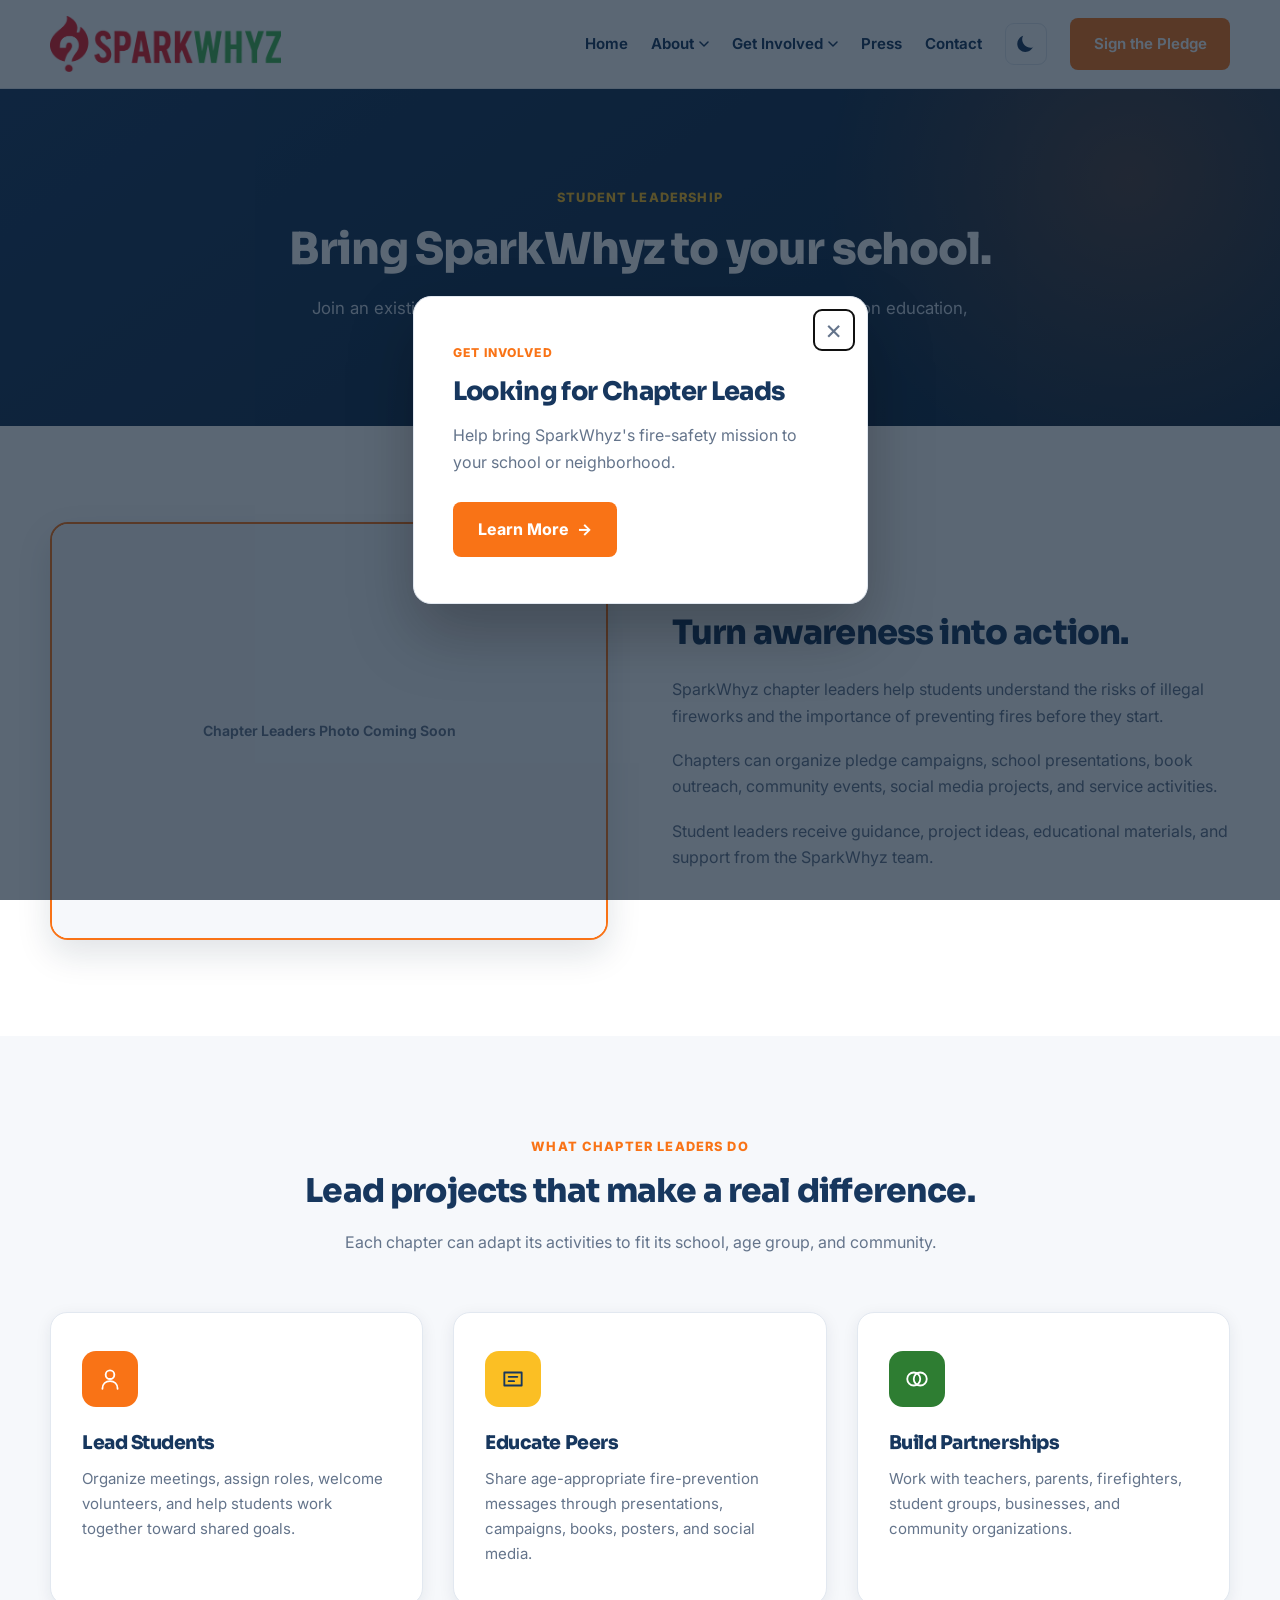
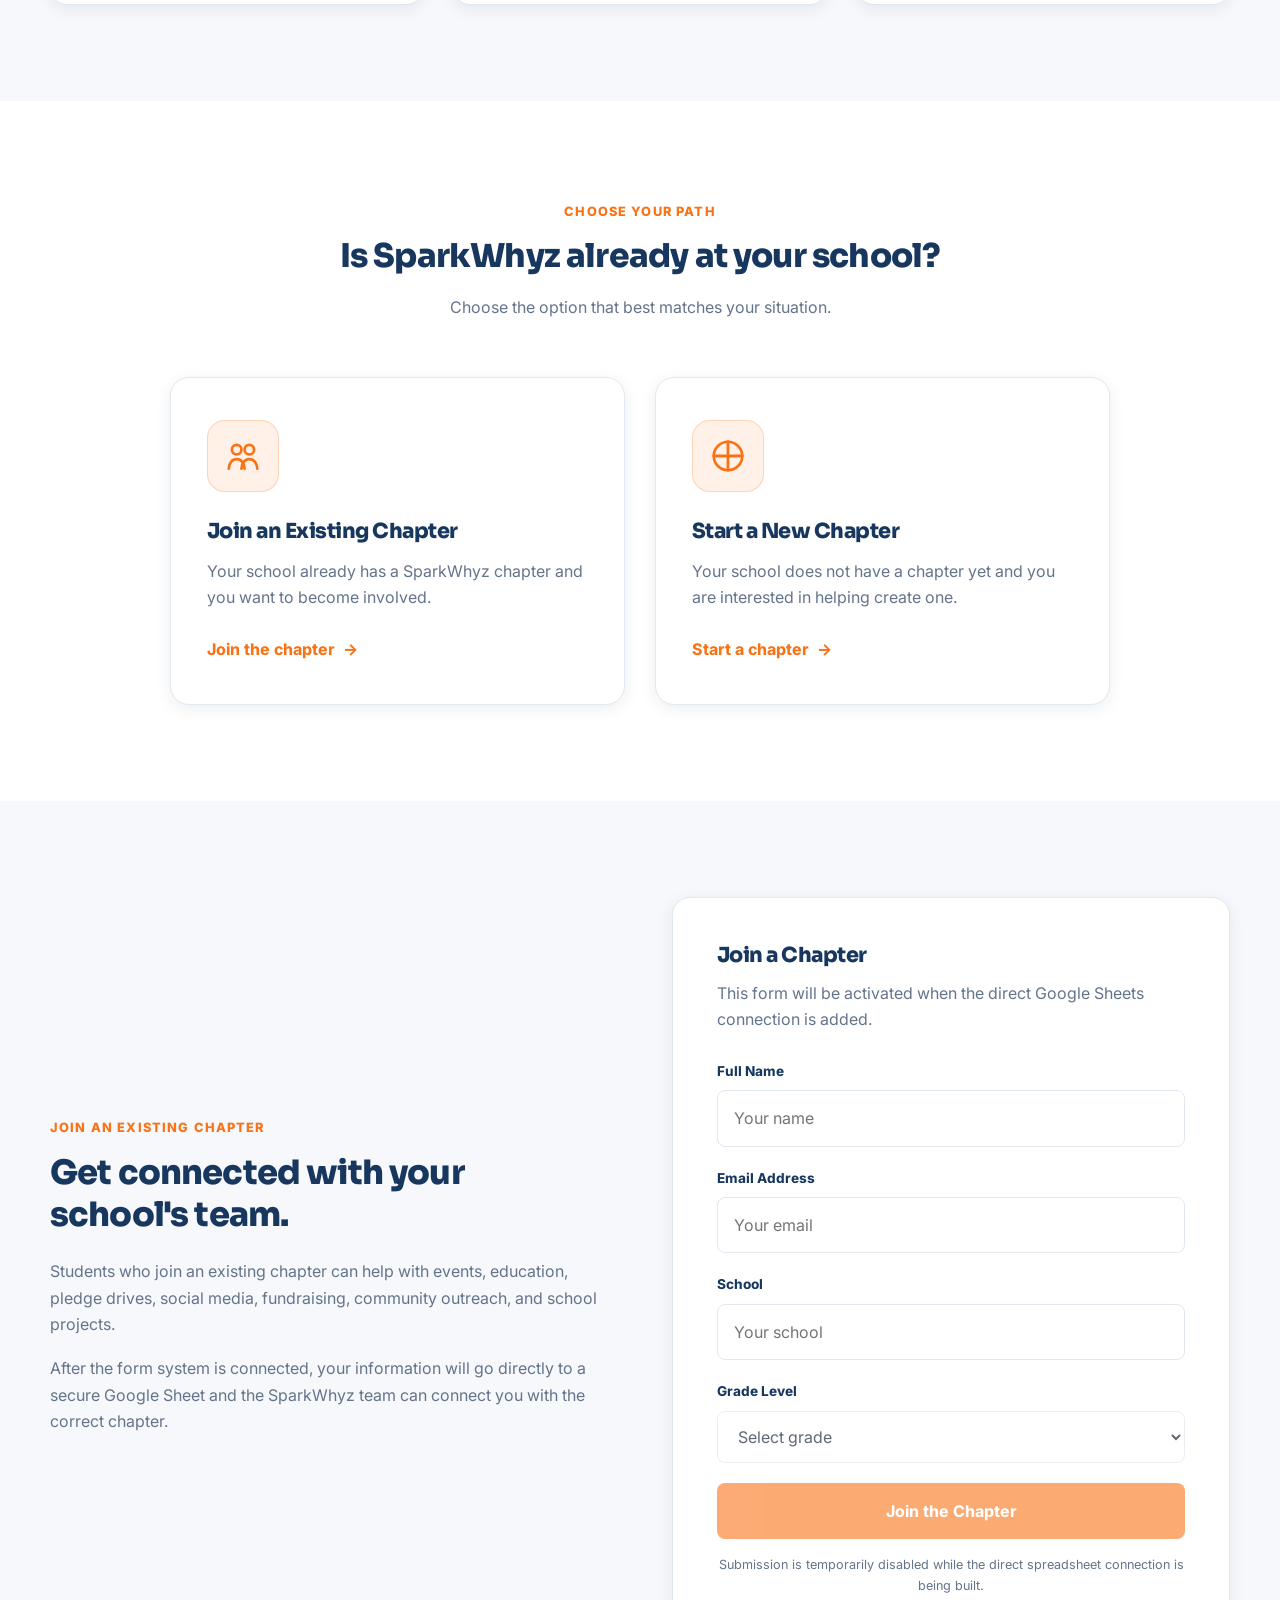
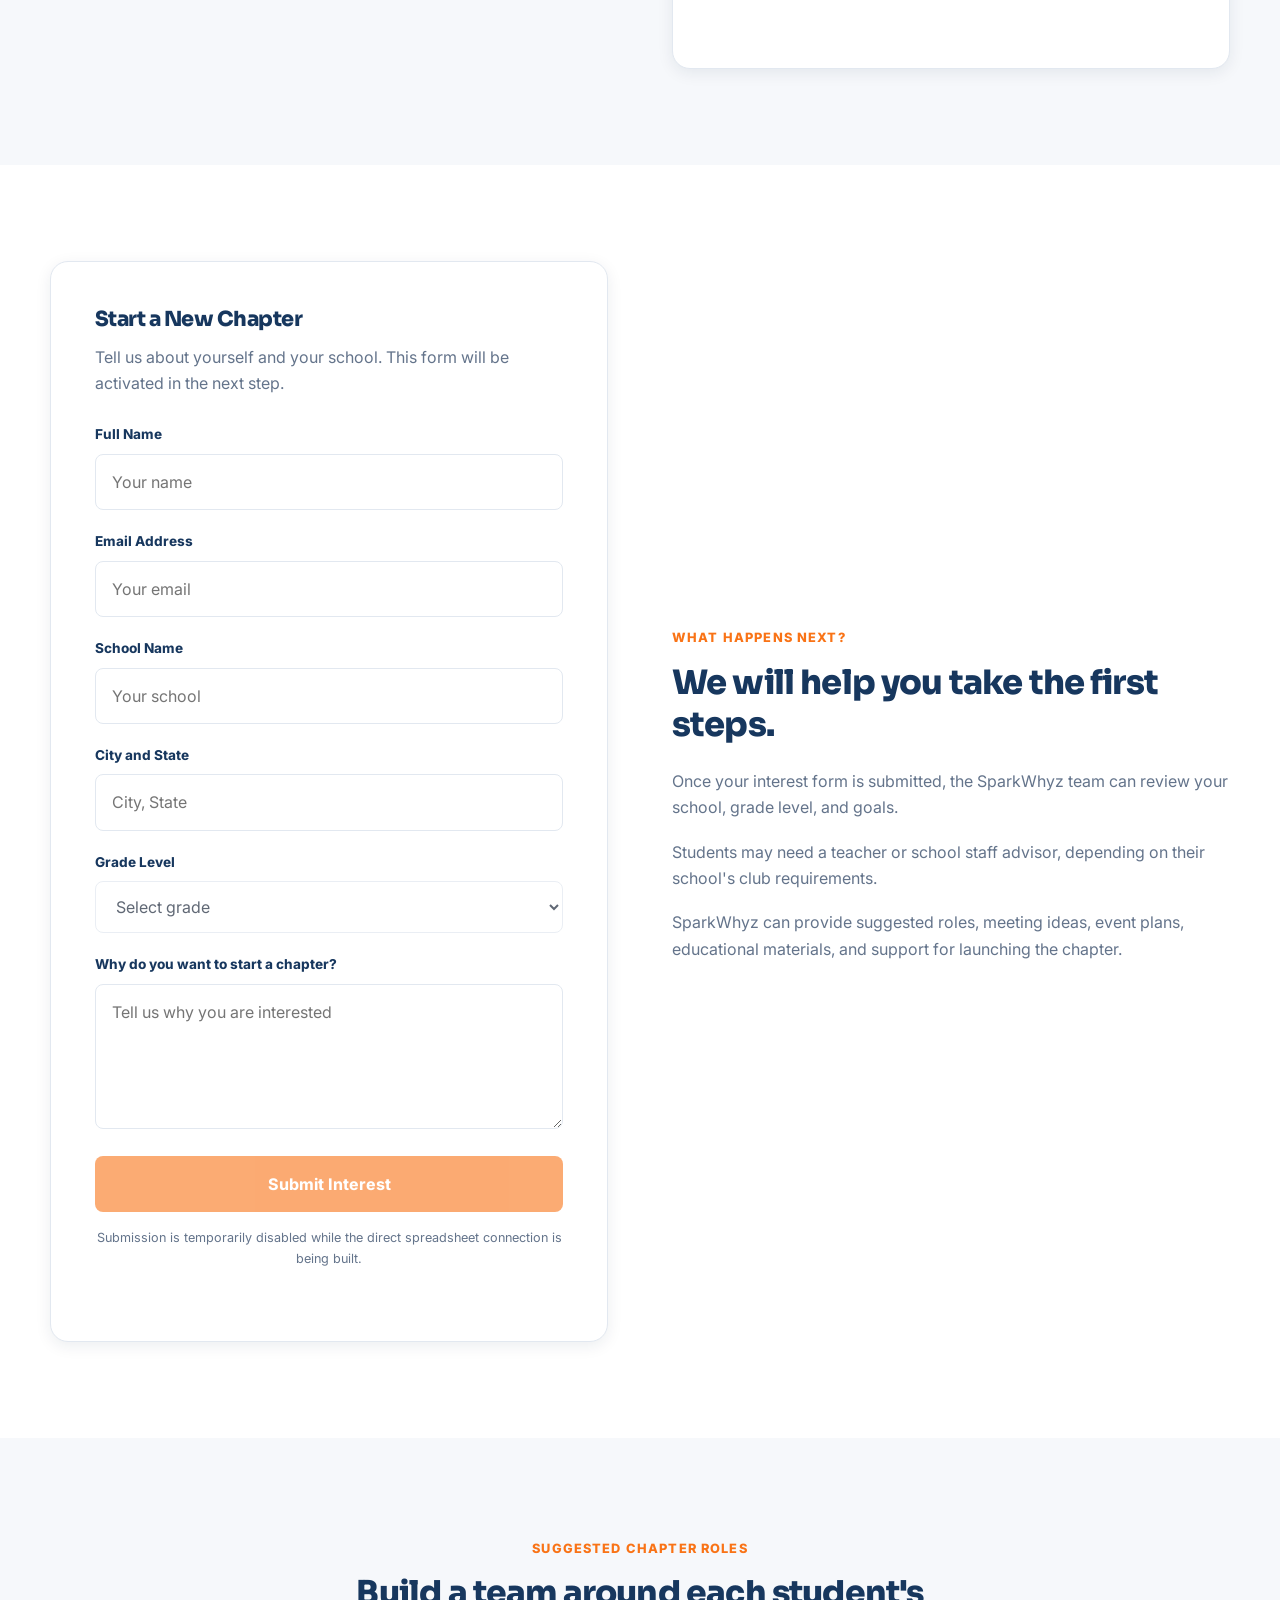
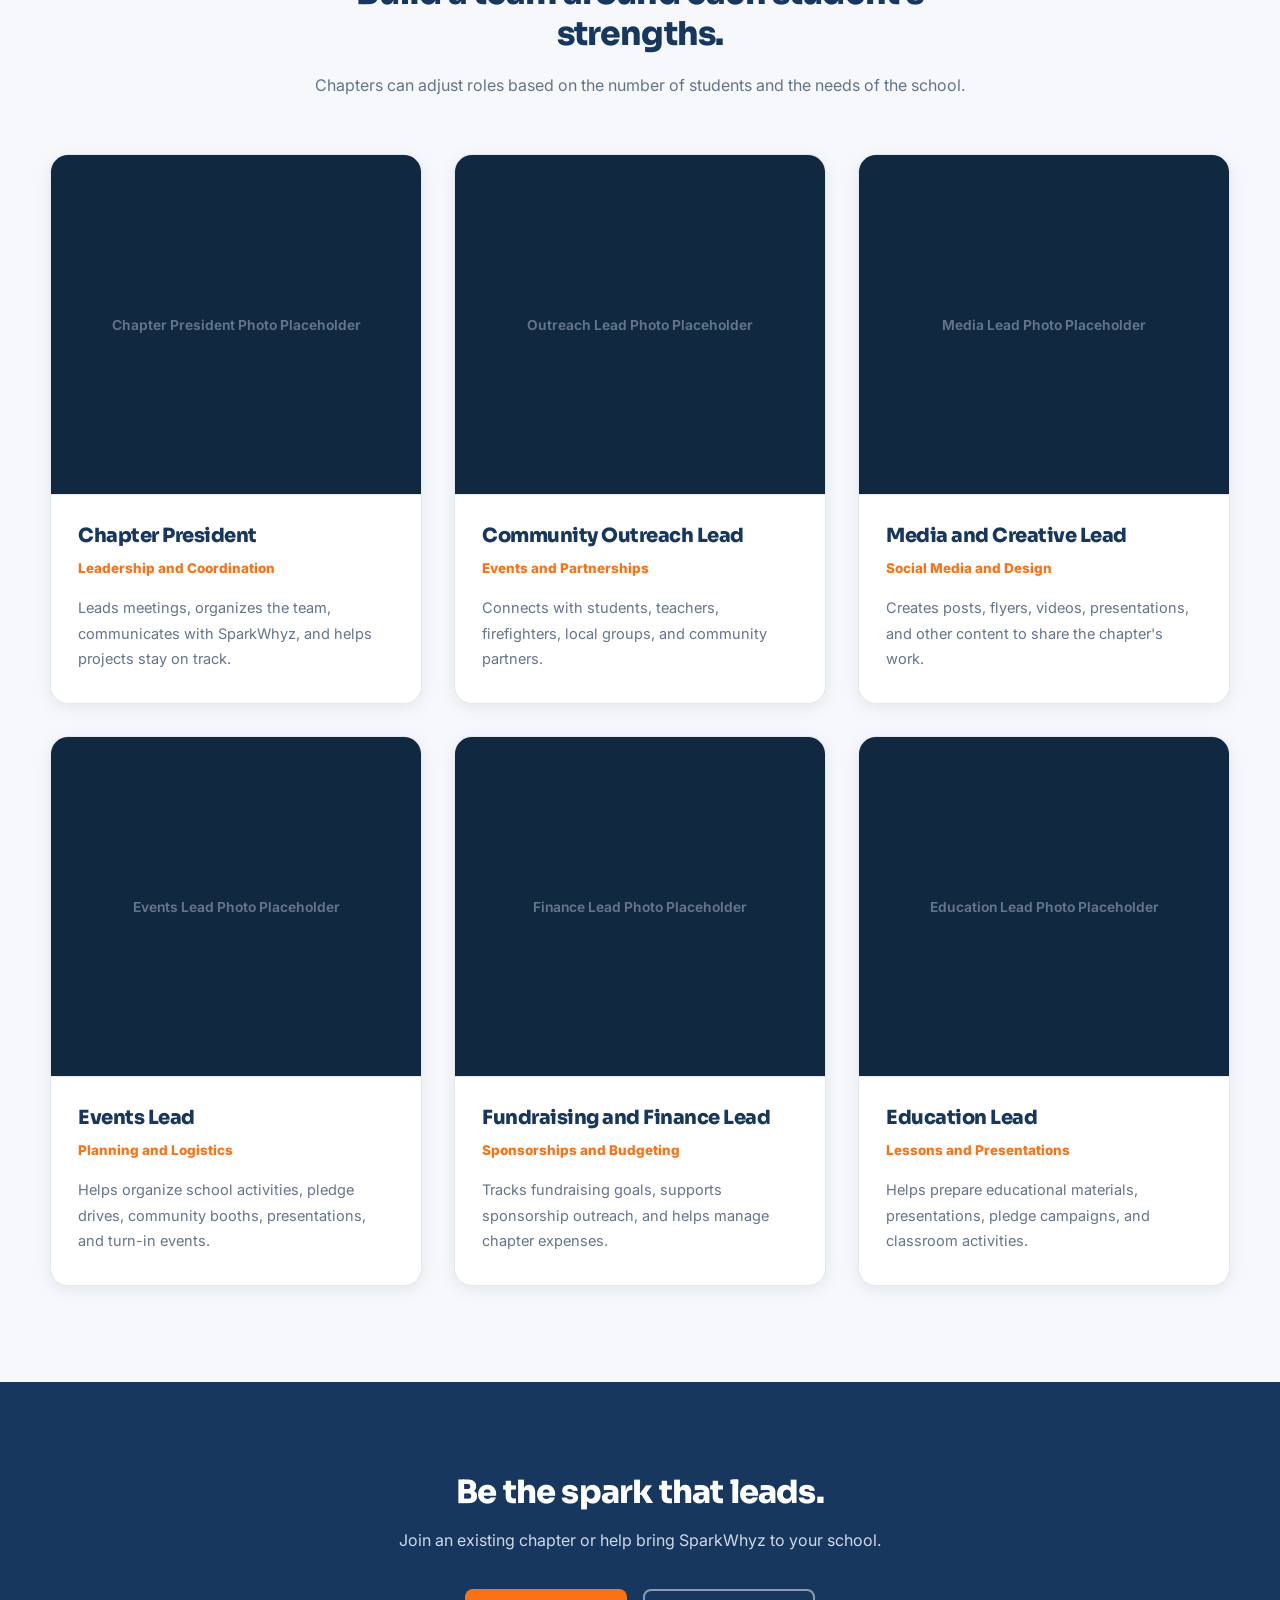
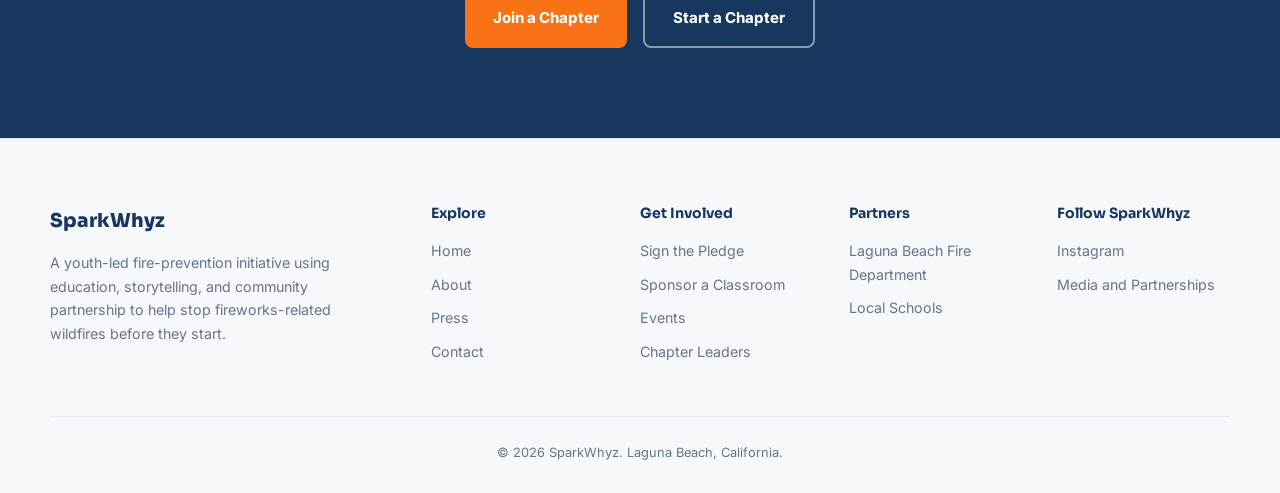
<file: chapter_leaders.html>
<!DOCTYPE html>
<html lang="en">
<head>
  <!-- Google tag (gtag.js) -->
<script async src="https://www.googletagmanager.com/gtag/js?id=G-Q8JG7QYZ1H"></script>
<script>
  window.dataLayer = window.dataLayer || [];
  function gtag(){dataLayer.push(arguments);}
  gtag('js', new Date());

  gtag('config', 'G-Q8JG7QYZ1H');
</script>
  <meta charset="UTF-8">

  <meta
    name="viewport"
    content="width=device-width, initial-scale=1.0"
  >

  <title>Chapter Leaders | SparkWhyz</title>

  <meta
    name="description"
    content="Learn how to join an existing SparkWhyz chapter or start a new chapter at your school."
  >

  <link rel="icon" type="image/x-icon" href="images/favicon.ico">
  <link rel="icon" type="image/png" sizes="32x32" href="images/favicon-32x32.png">
  <link rel="icon" type="image/png" sizes="16x16" href="images/favicon-16x16.png">
  <link rel="apple-touch-icon" href="images/apple-touch-icon.png">

  <link rel="preconnect" href="https://fonts.googleapis.com">
  <link rel="preconnect" href="https://fonts.gstatic.com" crossorigin>

  <link
    href="https://fonts.googleapis.com/css2?family=Sora:wght@400;600;700;800&family=Inter:wght@400;500;600&display=swap"
    rel="stylesheet"
  >

  <link rel="stylesheet" href="css/styles.css">
</head>

<body>

  <header>
    <nav class="container">

      <a
        href="index.html"
        class="logo"
        aria-label="SparkWhyz home"
      >
        <img
          src="images/logo-transparent.png"
          alt="SparkWhyz"
        >
      </a>

      <button
        class="nav-toggle"
        id="navToggle"
        aria-label="Toggle navigation menu"
        aria-expanded="false"
      >
        <span class="bar bar1"></span>
        <span class="bar bar2"></span>
        <span class="bar bar3"></span>
      </button>

      <ul class="nav-links" id="navLinks">

        <li>
          <a href="index.html">Home</a>
        </li>

        <li>
          <a href="about.html">
            About

            <span class="chevron">
              <svg
                width="10"
                height="6"
                viewBox="0 0 10 6"
                fill="none"
                aria-hidden="true"
              >
                <path
                  d="M1 1L5 5L9 1"
                  stroke="currentColor"
                  stroke-width="1.5"
                  stroke-linecap="round"
                  stroke-linejoin="round"
                />
              </svg>
            </span>
          </a>

          <div class="dropdown-wrap">
            <ul class="dropdown">
              <li>
                <a href="about.html#story">Our Story</a>
              </li>

              <li>
                <a href="about.html#mission">Our Mission</a>
              </li>

              <li>
                <a href="about.html#team">Our Team</a>
              </li>

              <li>
                <a href="about.html#momentum">Building Momentum</a>
              </li>
            </ul>
          </div>
        </li>

        <li>
          <a href="get_involved.html">
            Get Involved

            <span class="chevron">
              <svg
                width="10"
                height="6"
                viewBox="0 0 10 6"
                fill="none"
                aria-hidden="true"
              >
                <path
                  d="M1 1L5 5L9 1"
                  stroke="currentColor"
                  stroke-width="1.5"
                  stroke-linecap="round"
                  stroke-linejoin="round"
                />
              </svg>
            </span>
          </a>

          <div class="dropdown-wrap">
            <ul class="dropdown">
              <li>
                <a href="get_involved.html#pledge">
                  Sign the Pledge
                </a>
              </li>

              <li>
                <a href="get_involved.html#sponsor">
                  Sponsor a Classroom
                </a>
              </li>

              <li>
                <a href="get_involved.html#events">
                  Events
                </a>
              </li>

              <li>
                <a href="chapter_leaders.html">
                  Become a Chapter Leader
                </a>
              </li>
            </ul>
          </div>
        </li>

        <!-- Mehr 8/1 removing press drop down menu
        <li>
          <a href="press.html">
            Press

            <span class="chevron">
              <svg
                width="10"
                height="6"
                viewBox="0 0 10 6"
                fill="none"
                aria-hidden="true"
              >
                <path
                  d="M1 1L5 5L9 1"
                  stroke="currentColor"
                  stroke-width="1.5"
                  stroke-linecap="round"
                  stroke-linejoin="round"
                />
              </svg>
            </span>
          </a>

          <div class="dropdown-wrap">
            <ul class="dropdown">
              <li>
                <a href="press.html#turn-in-2026">
                  2nd Fireworks Turn-In Event
                </a>
              </li>

              <li>
                <a href="press.html#citywide-turn-in">
                  Citywide Turn-In Coverage
                </a>
              </li>

              <li>
                <a href="press.html#kids-doing-right-thing">
                  Kids Doing the Right Thing
                </a>
              </li>

              <li>
                <a href="press.html#founding-story">
                  Our Founding Story
                </a>
              </li>
            </ul>
          </div>
        </li>
        -->
        <li class="nav-item">
          <a href="press.html" class="nav-link">Press</a>
        </li>
        
        <li>
          <a href="contact.html">Contact</a>
        </li>

        <li>
          <button
            class="theme-toggle"
            id="themeToggleDesktop"
            aria-label="Toggle dark mode"
          >
            <span class="theme-icon"></span>
            <span class="theme-label">Dark Mode</span>
          </button>
        </li>

        <li>
          <a
            href="get_involved.html#pledge"
            class="nav-cta"
          >
            Sign the Pledge
          </a>
        </li>

      </ul>
    </nav>
  </header>


  <main>

    <section class="page-hero">

      <div class="container">

        <span class="eyebrow">
          Student Leadership
        </span>

        <h1>
          Bring SparkWhyz to your school.
        </h1>

        <p>
          Join an existing chapter or help start a new one
          and lead fire-prevention education, events,
          outreach, and community service.
        </p>

      </div>

    </section>


    <section class="section">

      <div class="container story-grid">

        <div class="story-media reveal">

          <div
            class="news-thumb"
            style="width:100%;height:100%;"
          >
            Chapter Leaders Photo Coming Soon
          </div>

        </div>

        <div class="reveal reveal-delay-1">

          <span class="section-eyebrow">
            Why Lead a Chapter?
          </span>

          <h2>
            Turn awareness into action.
          </h2>

          <p>
            SparkWhyz chapter leaders help students understand
            the risks of illegal fireworks and the importance
            of preventing fires before they start.
          </p>

          <p>
            Chapters can organize pledge campaigns,
            school presentations, book outreach,
            community events, social media projects,
            and service activities.
          </p>

          <p>
            Student leaders receive guidance, project ideas,
            educational materials, and support from the
            SparkWhyz team.
          </p>

        </div>

      </div>

    </section>


    <section class="section section-alt">

      <div class="container">

        <div class="section-head reveal">

          <span class="section-eyebrow">
            What Chapter Leaders Do
          </span>

          <h2>
            Lead projects that make a real difference.
          </h2>

          <p>
            Each chapter can adapt its activities to fit
            its school, age group, and community.
          </p>

        </div>

        <div class="mission-grid">

          <article class="mission-card reveal">

            <div class="icon">
              <svg
                width="26"
                height="26"
                viewBox="0 0 24 24"
                fill="none"
                aria-hidden="true"
              >
                <circle
                  cx="12"
                  cy="8"
                  r="4"
                  stroke="currentColor"
                  stroke-width="1.7"
                />

                <path
                  d="M5 21C5 16.6 8.1 14 12 14C15.9 14 19 16.6 19 21"
                  stroke="currentColor"
                  stroke-width="1.7"
                  stroke-linecap="round"
                />
              </svg>
            </div>

            <h3>
              Lead Students
            </h3>

            <p>
              Organize meetings, assign roles,
              welcome volunteers, and help students
              work together toward shared goals.
            </p>

          </article>


          <article class="mission-card reveal reveal-delay-1">

            <div class="icon">
              <svg
                width="26"
                height="26"
                viewBox="0 0 24 24"
                fill="none"
                aria-hidden="true"
              >
                <path
                  d="M4 6H20V18H4V6Z"
                  stroke="currentColor"
                  stroke-width="1.7"
                  stroke-linejoin="round"
                />

                <path
                  d="M8 10H16"
                  stroke="currentColor"
                  stroke-width="1.7"
                  stroke-linecap="round"
                />

                <path
                  d="M8 14H13"
                  stroke="currentColor"
                  stroke-width="1.7"
                  stroke-linecap="round"
                />
              </svg>
            </div>

            <h3>
              Educate Peers
            </h3>

            <p>
              Share age-appropriate fire-prevention messages
              through presentations, campaigns, books,
              posters, and social media.
            </p>

          </article>


          <article class="mission-card reveal reveal-delay-2">

            <div class="icon">
              <svg
                width="26"
                height="26"
                viewBox="0 0 24 24"
                fill="none"
                aria-hidden="true"
              >
                <circle
                  cx="9"
                  cy="12"
                  r="6"
                  stroke="currentColor"
                  stroke-width="1.7"
                />

                <circle
                  cx="15"
                  cy="12"
                  r="6"
                  stroke="currentColor"
                  stroke-width="1.7"
                />
              </svg>
            </div>

            <h3>
              Build Partnerships
            </h3>

            <p>
              Work with teachers, parents, firefighters,
              student groups, businesses, and community
              organizations.
            </p>

          </article>

        </div>

      </div>

    </section>


    <section class="section">

      <div class="container">

        <div class="section-head reveal">

          <span class="section-eyebrow">
            Choose Your Path
          </span>

          <h2>
            Is SparkWhyz already at your school?
          </h2>

          <p>
            Choose the option that best matches your situation.
          </p>

        </div>

        <div class="partners-grid">

          <a
            href="#join-existing"
            class="partner-card reveal"
          >

            <div class="partner-icon">
              <svg
                width="38"
                height="38"
                viewBox="0 0 24 24"
                fill="none"
                aria-hidden="true"
              >
                <circle
                  cx="8"
                  cy="8"
                  r="3"
                  stroke="currentColor"
                  stroke-width="1.7"
                />

                <circle
                  cx="16"
                  cy="8"
                  r="3"
                  stroke="currentColor"
                  stroke-width="1.7"
                />

                <path
                  d="M3 20C3 16.7 5.2 14 8 14C10.8 14 13 16.7 13 20"
                  stroke="currentColor"
                  stroke-width="1.7"
                  stroke-linecap="round"
                />

                <path
                  d="M11 20C11 16.7 13.2 14 16 14C18.8 14 21 16.7 21 20"
                  stroke="currentColor"
                  stroke-width="1.7"
                  stroke-linecap="round"
                />
              </svg>
            </div>

            <h3>
              Join an Existing Chapter
            </h3>

            <p>
              Your school already has a SparkWhyz chapter
              and you want to become involved.
            </p>

            <span class="partner-link">
              Join the chapter
              <span aria-hidden="true">&rarr;</span>
            </span>

          </a>


          <a
            href="#start-new"
            class="partner-card reveal reveal-delay-1"
          >

            <div class="partner-icon">
              <svg
                width="38"
                height="38"
                viewBox="0 0 24 24"
                fill="none"
                aria-hidden="true"
              >
                <path
                  d="M12 3V21"
                  stroke="currentColor"
                  stroke-width="1.8"
                  stroke-linecap="round"
                />

                <path
                  d="M3 12H21"
                  stroke="currentColor"
                  stroke-width="1.8"
                  stroke-linecap="round"
                />

                <circle
                  cx="12"
                  cy="12"
                  r="9"
                  stroke="currentColor"
                  stroke-width="1.7"
                />
              </svg>
            </div>

            <h3>
              Start a New Chapter
            </h3>

            <p>
              Your school does not have a chapter yet
              and you are interested in helping create one.
            </p>

            <span class="partner-link">
              Start a chapter
              <span aria-hidden="true">&rarr;</span>
            </span>

          </a>

        </div>

      </div>

    </section>


    <section
      class="section section-alt"
      id="join-existing"
    >

      <div class="container story-grid">

        <div class="reveal">

          <span class="section-eyebrow">
            Join an Existing Chapter
          </span>

          <h2>
            Get connected with your school's team.
          </h2>

          <p>
            Students who join an existing chapter can help
            with events, education, pledge drives,
            social media, fundraising, community outreach,
            and school projects.
          </p>

          <p>
            After the form system is connected,
            your information will go directly to a secure
            Google Sheet and the SparkWhyz team can connect
            you with the correct chapter.
          </p>

        </div>


        <div class="form-card reveal reveal-delay-1">

          <h3>
            Join a Chapter
          </h3>

          <p>
            This form will be activated when the direct
            Google Sheets connection is added.
          </p>

          <div class="form-row">
            <label for="joinName">Full Name</label>

            <input
              type="text"
              id="joinName"
              placeholder="Your name"
              disabled
            >
          </div>

          <div class="form-row">
            <label for="joinEmail">Email Address</label>

            <input
              type="email"
              id="joinEmail"
              placeholder="Your email"
              disabled
            >
          </div>

          <div class="form-row">
            <label for="joinSchool">School</label>

            <input
              type="text"
              id="joinSchool"
              placeholder="Your school"
              disabled
            >
          </div>

          <div class="form-row">
            <label for="joinGrade">Grade Level</label>

            <select id="joinGrade" disabled>
              <option value="">Select grade</option>
              <option>6th Grade</option>
              <option>7th Grade</option>
              <option>8th Grade</option>
              <option>9th Grade</option>
              <option>10th Grade</option>
              <option>11th Grade</option>
              <option>12th Grade</option>
              <option>College</option>
              <option>Other</option>
            </select>
          </div>

          <button
            type="button"
            class="form-submit"
            disabled
          >
            Join the Chapter
          </button>

          <p class="form-note">
            Submission is temporarily disabled while the
            direct spreadsheet connection is being built.
          </p>

        </div>

      </div>

    </section>


    <section
      class="section"
      id="start-new"
    >

      <div class="container story-grid">

        <div class="form-card reveal">

          <h3>
            Start a New Chapter
          </h3>

          <p>
            Tell us about yourself and your school.
            This form will be activated in the next step.
          </p>

          <div class="form-row">
            <label for="leaderName">Full Name</label>

            <input
              type="text"
              id="leaderName"
              placeholder="Your name"
              disabled
            >
          </div>

          <div class="form-row">
            <label for="leaderEmail">Email Address</label>

            <input
              type="email"
              id="leaderEmail"
              placeholder="Your email"
              disabled
            >
          </div>

          <div class="form-row">
            <label for="leaderSchool">School Name</label>

            <input
              type="text"
              id="leaderSchool"
              placeholder="Your school"
              disabled
            >
          </div>

          <div class="form-row">
            <label for="leaderCity">City and State</label>

            <input
              type="text"
              id="leaderCity"
              placeholder="City, State"
              disabled
            >
          </div>

          <div class="form-row">
            <label for="leaderGrade">Grade Level</label>

            <select id="leaderGrade" disabled>
              <option value="">Select grade</option>
              <option>6th Grade</option>
              <option>7th Grade</option>
              <option>8th Grade</option>
              <option>9th Grade</option>
              <option>10th Grade</option>
              <option>11th Grade</option>
              <option>12th Grade</option>
              <option>College</option>
              <option>Other</option>
            </select>
          </div>

          <div class="form-row">
            <label for="leaderWhy">
              Why do you want to start a chapter?
            </label>

            <textarea
              id="leaderWhy"
              placeholder="Tell us why you are interested"
              disabled
            ></textarea>
          </div>

          <button
            type="button"
            class="form-submit"
            disabled
          >
            Submit Interest
          </button>

          <p class="form-note">
            Submission is temporarily disabled while the
            direct spreadsheet connection is being built.
          </p>

        </div>


        <div class="reveal reveal-delay-1">

          <span class="section-eyebrow">
            What Happens Next?
          </span>

          <h2>
            We will help you take the first steps.
          </h2>

          <p>
            Once your interest form is submitted,
            the SparkWhyz team can review your school,
            grade level, and goals.
          </p>

          <p>
            Students may need a teacher or school staff advisor,
            depending on their school's club requirements.
          </p>

          <p>
            SparkWhyz can provide suggested roles,
            meeting ideas, event plans, educational materials,
            and support for launching the chapter.
          </p>

        </div>

      </div>

    </section>


    <section class="section section-alt">

      <div class="container">

        <div class="section-head reveal">

          <span class="section-eyebrow">
            Suggested Chapter Roles
          </span>

          <h2>
            Build a team around each student's strengths.
          </h2>

          <p>
            Chapters can adjust roles based on the number
            of students and the needs of the school.
          </p>

        </div>

        <div class="team-grid">

          <article class="team-card reveal">

            <div class="team-photo">
              Chapter President Photo Placeholder
            </div>

            <div class="team-info">
              <h3>Chapter President</h3>

              <span class="team-role">
                Leadership and Coordination
              </span>

              <p>
                Leads meetings, organizes the team,
                communicates with SparkWhyz,
                and helps projects stay on track.
              </p>
            </div>

          </article>


          <article class="team-card reveal reveal-delay-1">

            <div class="team-photo">
              Outreach Lead Photo Placeholder
            </div>

            <div class="team-info">
              <h3>Community Outreach Lead</h3>

              <span class="team-role">
                Events and Partnerships
              </span>

              <p>
                Connects with students, teachers,
                firefighters, local groups,
                and community partners.
              </p>
            </div>

          </article>


          <article class="team-card reveal reveal-delay-2">

            <div class="team-photo">
              Media Lead Photo Placeholder
            </div>

            <div class="team-info">
              <h3>Media and Creative Lead</h3>

              <span class="team-role">
                Social Media and Design
              </span>

              <p>
                Creates posts, flyers, videos,
                presentations, and other content
                to share the chapter's work.
              </p>
            </div>

          </article>


          <article class="team-card reveal">

            <div class="team-photo">
              Events Lead Photo Placeholder
            </div>

            <div class="team-info">
              <h3>Events Lead</h3>

              <span class="team-role">
                Planning and Logistics
              </span>

              <p>
                Helps organize school activities,
                pledge drives, community booths,
                presentations, and turn-in events.
              </p>
            </div>

          </article>


          <article class="team-card reveal reveal-delay-1">

            <div class="team-photo">
              Finance Lead Photo Placeholder
            </div>

            <div class="team-info">
              <h3>Fundraising and Finance Lead</h3>

              <span class="team-role">
                Sponsorships and Budgeting
              </span>

              <p>
                Tracks fundraising goals,
                supports sponsorship outreach,
                and helps manage chapter expenses.
              </p>
            </div>

          </article>


          <article class="team-card reveal reveal-delay-2">

            <div class="team-photo">
              Education Lead Photo Placeholder
            </div>

            <div class="team-info">
              <h3>Education Lead</h3>

              <span class="team-role">
                Lessons and Presentations
              </span>

              <p>
                Helps prepare educational materials,
                presentations, pledge campaigns,
                and classroom activities.
              </p>
            </div>

          </article>

        </div>

      </div>

    </section>


    <section class="signup">

      <div class="container">

        <h2>
          Be the spark that leads.
        </h2>

        <p>
          Join an existing chapter or help bring
          SparkWhyz to your school.
        </p>

        <div
          class="btn-row"
          style="justify-content:center;"
        >
          <a
            href="#join-existing"
            class="btn btn-primary"
          >
            Join a Chapter
          </a>

          <a
            href="#start-new"
            class="btn btn-outline"
          >
            Start a Chapter
          </a>
        </div>

      </div>

    </section>

  </main>


  <footer>

    <div class="container">

      <div class="footer-grid">

        <div class="footer-brand">
          <div class="logo">
            SparkWhyz
          </div>

          <p>
            A youth-led fire-prevention initiative using education,
            storytelling, and community partnership to help stop
            fireworks-related wildfires before they start.
          </p>
        </div>


        <div>
          <h4>Explore</h4>

          <ul>
            <li>
              <a href="index.html">Home</a>
            </li>

            <li>
              <a href="about.html">About</a>
            </li>

            <li>
              <a href="press.html">Press</a>
            </li>

            <li>
              <a href="contact.html">Contact</a>
            </li>
          </ul>
        </div>


        <div>
          <h4>Get Involved</h4>

          <ul>
            <li>
              <a href="get_involved.html#pledge">
                Sign the Pledge
              </a>
            </li>

            <li>
              <a href="get_involved.html#sponsor">
                Sponsor a Classroom
              </a>
            </li>

            <li>
              <a href="get_involved.html#events">
                Events
              </a>
            </li>

            <li>
              <a href="chapter_leaders.html">
                Chapter Leaders
              </a>
            </li>
          </ul>
        </div>


        <div>
          <h4>Partners</h4>

          <ul>
            <li>
              <a href="fire_department.html">
                Laguna Beach Fire Department
              </a>
            </li>

            <li>
              <a href="schools.html">
                Local Schools
              </a>
            </li>
          </ul>
        </div>


        <div>
          <h4>Follow SparkWhyz</h4>

          <ul>
            <li>
              <a
                href="https://www.instagram.com/sparkwhyz/"
                target="_blank"
                rel="noopener noreferrer"
              >
                Instagram
              </a>
            </li>

            <li>
              <a href="contact.html">
                Media and Partnerships
              </a>
            </li>
          </ul>
        </div>

      </div>


      <div class="footer-bottom">
        &copy; 2026 SparkWhyz. Laguna Beach, California.
      </div>

    </div>

  </footer>


  <div
    class="modal-overlay"
    id="chapterModal"
    aria-hidden="true"
  >

    <div
      class="modal-card"
      role="dialog"
      aria-modal="true"
      aria-labelledby="chapterModalTitle"
    >

      <button
        class="modal-close"
        aria-label="Close"
      >
        &times;
      </button>

      <div class="modal-eyebrow">
        Get Involved
      </div>

      <h2 id="chapterModalTitle">
        Looking for Chapter Leads
      </h2>

      <p>
        Help bring SparkWhyz's fire-safety mission
        to your school or neighborhood.
      </p>

      <a
        href="chapter_leaders.html"
        class="modal-btn"
      >
        Learn More
        <span aria-hidden="true">&rarr;</span>
      </a>

    </div>

  </div>


  <script src="js/main.js"></script>

</body>
</html>
</file>
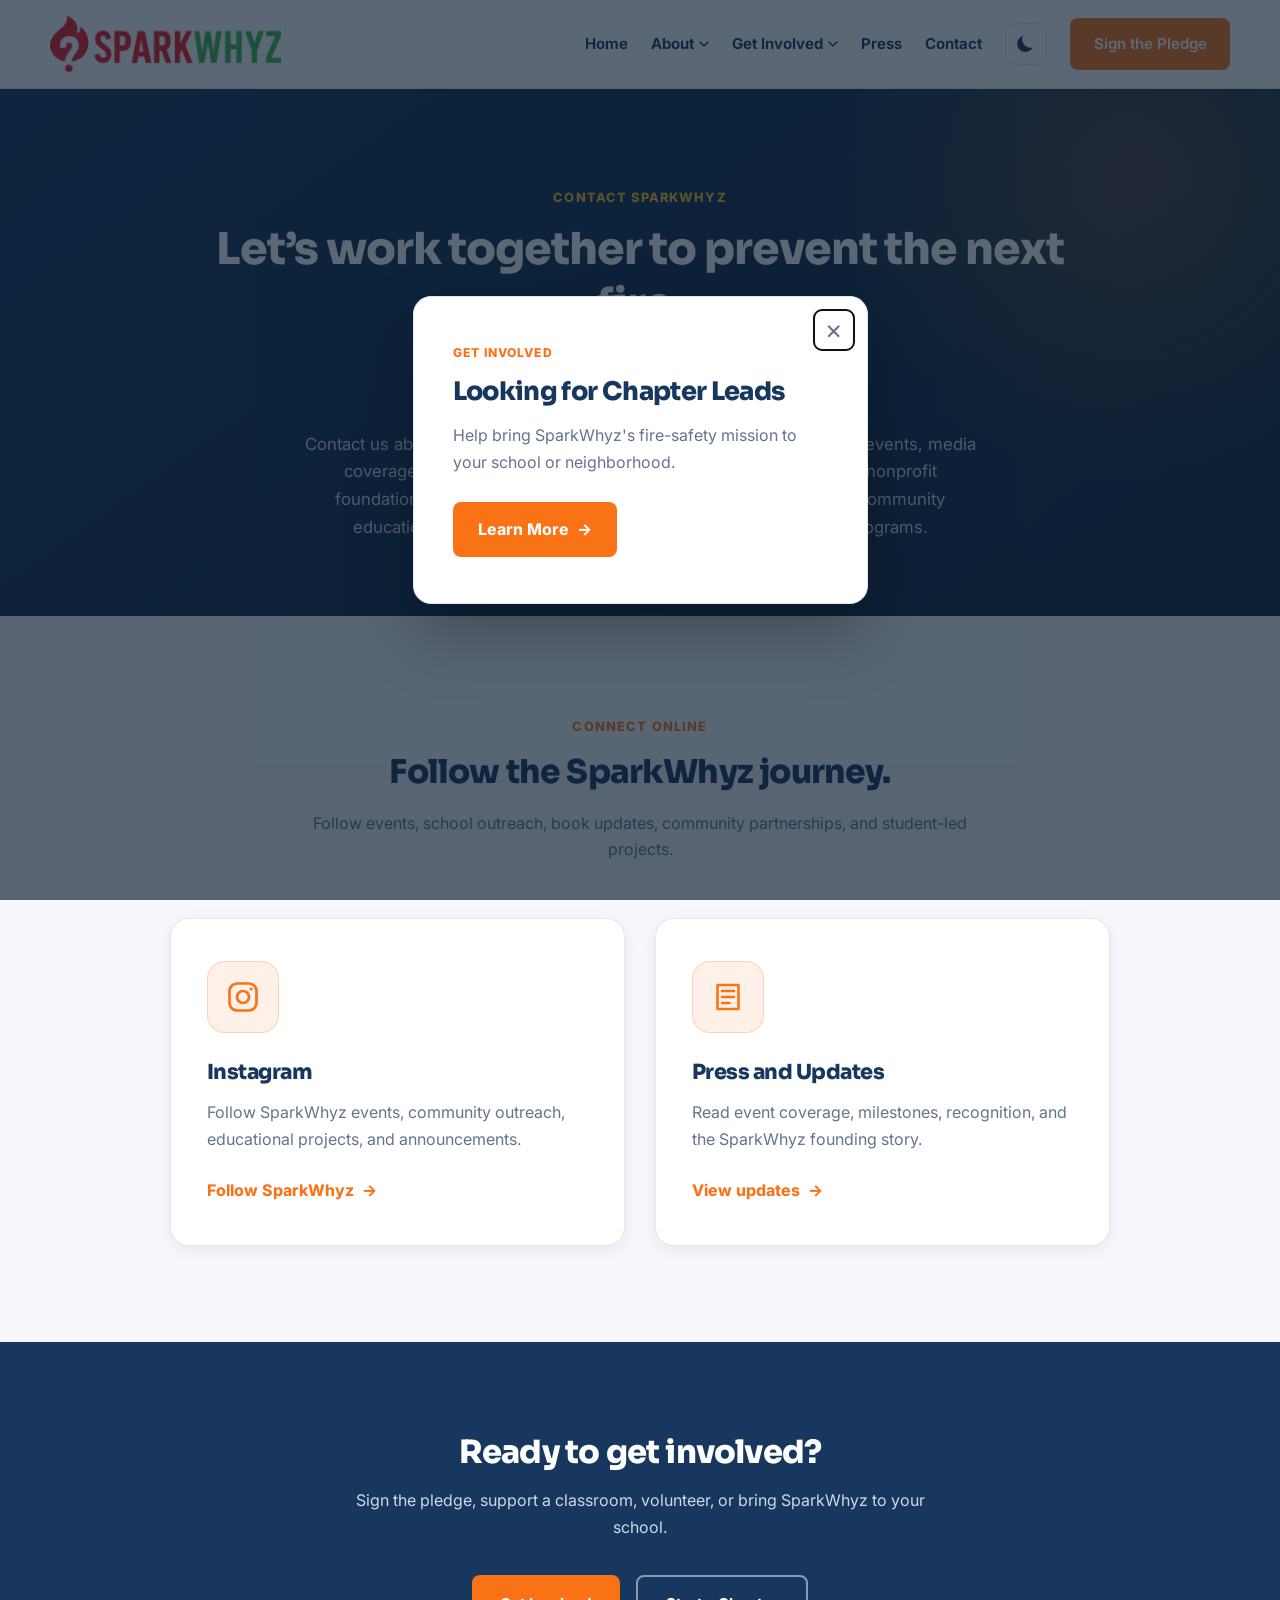
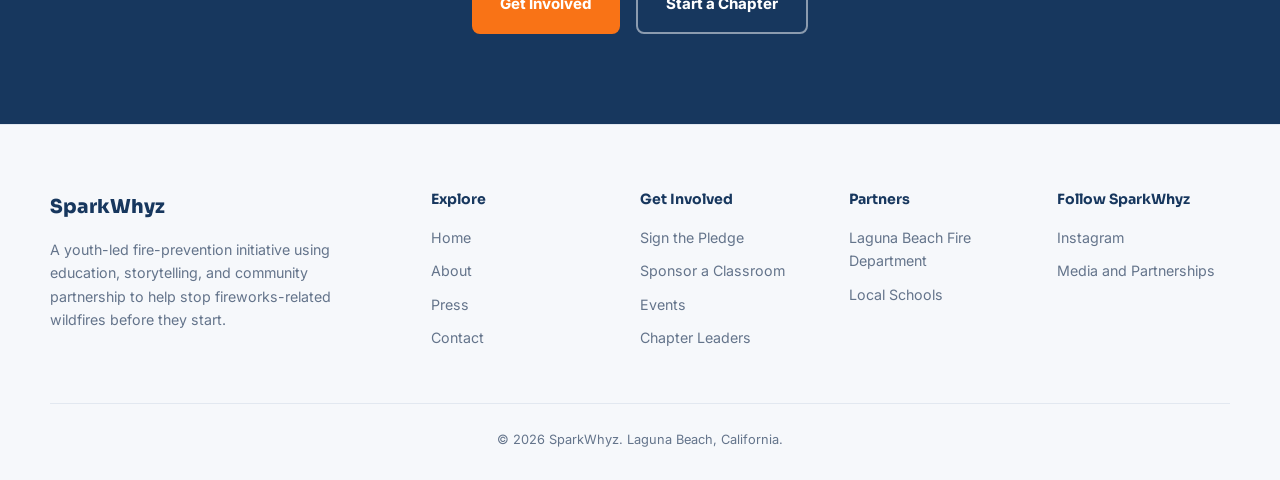
<file: contact.html>
<!DOCTYPE html>
<html lang="en">
<head>
  <!-- Google tag (gtag.js) -->
<script async src="https://www.googletagmanager.com/gtag/js?id=G-Q8JG7QYZ1H"></script>
<script>
  window.dataLayer = window.dataLayer || [];
  function gtag(){dataLayer.push(arguments);}
  gtag('js', new Date());

  gtag('config', 'G-Q8JG7QYZ1H');
</script>
  <meta charset="UTF-8">
  <meta
    name="viewport"
    content="width=device-width, initial-scale=1.0"
  >

  <title>Contact SparkWhyz | Schools, Media and Partnerships</title>

  <meta
    name="description"
    content="Contact SparkWhyz about school programs, chapter leadership, sponsorships, media coverage, events, and community partnerships."
  >

  <link rel="icon" type="image/x-icon" href="images/favicon.ico">
  <link rel="icon" type="image/png" sizes="32x32" href="images/favicon-32x32.png">
  <link rel="icon" type="image/png" sizes="16x16" href="images/favicon-16x16.png">
  <link rel="apple-touch-icon" href="images/apple-touch-icon.png">

  <link rel="preconnect" href="https://fonts.googleapis.com">
  <link rel="preconnect" href="https://fonts.gstatic.com" crossorigin>

  <link
    href="https://fonts.googleapis.com/css2?family=Sora:wght@400;600;700;800&family=Inter:wght@400;500;600&display=swap"
    rel="stylesheet"
  >

  <link rel="stylesheet" href="css/styles.css">
</head>

<body>

  <header>
    <nav class="container">

      <a
        href="index.html"
        class="logo"
        aria-label="SparkWhyz home"
      >
        <img
          src="images/logo-transparent.png"
          alt="SparkWhyz"
        >
      </a>

      <button
        class="nav-toggle"
        id="navToggle"
        aria-label="Toggle navigation menu"
        aria-expanded="false"
      >
        <span class="bar bar1"></span>
        <span class="bar bar2"></span>
        <span class="bar bar3"></span>
      </button>

      <ul class="nav-links" id="navLinks">

        <li>
          <a href="index.html">Home</a>
        </li>

        <li>
          <a href="about.html">
            About

            <span class="chevron">
              <svg
                width="10"
                height="6"
                viewBox="0 0 10 6"
                fill="none"
                aria-hidden="true"
              >
                <path
                  d="M1 1L5 5L9 1"
                  stroke="currentColor"
                  stroke-width="1.5"
                  stroke-linecap="round"
                  stroke-linejoin="round"
                />
              </svg>
            </span>
          </a>

          <div class="dropdown-wrap">
            <ul class="dropdown">
              <li>
                <a href="about.html#story">Our Story</a>
              </li>

              <li>
                <a href="about.html#mission">Our Mission</a>
              </li>

              <li>
                <a href="about.html#team">Our Team</a>
              </li>

              <li>
                <a href="about.html#momentum">Building Momentum</a>
              </li>
            </ul>
          </div>
        </li>

        <li>
          <a href="get_involved.html">
            Get Involved

            <span class="chevron">
              <svg
                width="10"
                height="6"
                viewBox="0 0 10 6"
                fill="none"
                aria-hidden="true"
              >
                <path
                  d="M1 1L5 5L9 1"
                  stroke="currentColor"
                  stroke-width="1.5"
                  stroke-linecap="round"
                  stroke-linejoin="round"
                />
              </svg>
            </span>
          </a>

          <div class="dropdown-wrap">
            <ul class="dropdown">
              <li>
                <a href="get_involved.html#pledge">
                  Sign the Pledge
                </a>
              </li>

              <li>
                <a href="get_involved.html#sponsor">
                  Sponsor a Classroom
                </a>
              </li>

              <li>
                <a href="get_involved.html#events">
                  Events
                </a>
              </li>

              <li>
                <a href="chapter_leaders.html">
                  Become a Chapter Leader
                </a>
              </li>
            </ul>
          </div>
        </li>
<!-- Mehr 8/1 Removing press drop down
        <li>
          <a href="press.html">
            Press

            <span class="chevron">
              <svg
                width="10"
                height="6"
                viewBox="0 0 10 6"
                fill="none"
                aria-hidden="true"
              >
                <path
                  d="M1 1L5 5L9 1"
                  stroke="currentColor"
                  stroke-width="1.5"
                  stroke-linecap="round"
                  stroke-linejoin="round"
                />
              </svg>
            </span>
          </a>

          <div class="dropdown-wrap">
            <ul class="dropdown">
              <li>
                <a href="press.html#turn-in-2026">
                  2nd Fireworks Turn-In Event
                </a>
              </li>

              <li>
                <a href="press.html#citywide-turn-in">
                  Citywide Turn-In Coverage
                </a>
              </li>

              <li>
                <a href="press.html#kids-doing-right-thing">
                  Kids Doing the Right Thing
                </a>
              </li>

              <li>
                <a href="press.html#founding-story">
                  Our Founding Story
                </a>
              </li>
            </ul>
          </div>
        </li>
-->
        <li class="nav-item">
        <a href="press.html" class="nav-link">Press</a>
      </li>
        <li>
          <a href="contact.html">Contact</a>
        </li>

        <li>
          <button
            class="theme-toggle"
            id="themeToggleDesktop"
            aria-label="Toggle dark mode"
          >
            <span class="theme-icon"></span>
            <span class="theme-label">Dark Mode</span>
          </button>
        </li>

        <li>
          <a
            href="get_involved.html#pledge"
            class="nav-cta"
          >
            Sign the Pledge
          </a>
        </li>

      </ul>
    </nav>
  </header>

  <main>

    <section class="page-hero">

      <div class="container">

        <span class="eyebrow">
          Contact SparkWhyz
        </span>

        <h1>
          Let’s work together to prevent the next fire.
        </h1>
       <!-- Added by Mehr 7/23
        <p>
          Contact us about school programs, chapters,
          classroom sponsorships, events, media coverage,
          or community partnerships.
        </p>
        -->
        <!-- Added by Mehr 7/23 -->
       <section class="contact-card" aria-labelledby="email-heading">
          <p class="contact-label" id="email-heading">Email Us</p>

          <a class="email-link" href="mailto:contact@sparkwhyz.org" style="color: #FFD54A;" >
            contact@sparkwhyz.org
          </a>
         <br><br>
          <p class="mission-copy">
            Contact us about school programs, chapters, classroom sponsorships, events, media coverage, or community partnerships. SparkWhyz Foundation is a nonprofit foundation dedicated to youth leadership, wildfire prevention, and community education. All contributions support our charitable mission and programs.
          </p>
        </section>
        
      </div>
    </section>
    
<!--
    <section class="section">

      <div class="container contact-grid">

        <div class="contact-info reveal">

          <span class="section-eyebrow">
            Get in Touch
          </span>

          <h2>
            Choose the topic that best fits your message.
          </h2>

          <p>
            SparkWhyz welcomes messages from students,
            parents, educators, firefighters, businesses,
            reporters, and community organizations.
          </p>


          <div class="contact-detail">

            <div class="icon">
              <svg
                width="22"
                height="22"
                viewBox="0 0 24 24"
                fill="none"
                aria-hidden="true"
              >
                <path
                  d="M3 6H21V18H3V6Z"
                  stroke="currentColor"
                  stroke-width="1.7"
                  stroke-linejoin="round"
                />

                <path
                  d="M3 7L12 13L21 7"
                  stroke="currentColor"
                  stroke-width="1.7"
                  stroke-linejoin="round"
                />
              </svg>
            </div>

            <div>
              <h4>General Questions</h4>

              <p>
                Ask about SparkWhyz, our mission,
                volunteer opportunities, or upcoming projects.
              </p>
            </div>

          </div>


          <div class="contact-detail">

            <div class="icon">
              <svg
                width="22"
                height="22"
                viewBox="0 0 24 24"
                fill="none"
                aria-hidden="true"
              >
                <path
                  d="M12 3L3 8L12 13L21 8L12 3Z"
                  stroke="currentColor"
                  stroke-width="1.7"
                  stroke-linejoin="round"
                />

                <path
                  d="M6 10.5V16C6 17.7 8.7 19 12 19C15.3 19 18 17.7 18 16V10.5"
                  stroke="currentColor"
                  stroke-width="1.7"
                />
              </svg>
            </div>

            <div>
              <h4>Schools and Educators</h4>

              <p>
                Ask about classroom books, presentations,
                school partnerships, or student chapters.
              </p>

              <a href="schools.html">
                View school programs
              </a>
            </div>

          </div>


          <div class="contact-detail">

            <div class="icon">
              <svg
                width="22"
                height="22"
                viewBox="0 0 24 24"
                fill="none"
                aria-hidden="true"
              >
                <path
                  d="M4 7H20V19H4V7Z"
                  stroke="currentColor"
                  stroke-width="1.7"
                  stroke-linejoin="round"
                />

                <path
                  d="M8 7V5H16V7"
                  stroke="currentColor"
                  stroke-width="1.7"
                  stroke-linecap="round"
                />

                <path
                  d="M4 12H20"
                  stroke="currentColor"
                  stroke-width="1.7"
                />
              </svg>
            </div>

            <div>
              <h4>Sponsors and Partners</h4>

              <p>
                Support classroom books, events,
                educational materials, or community outreach.
              </p>

              <a href="get_involved.html#sponsor">
                View sponsorship options
              </a>
            </div>

          </div>


          <div class="contact-detail">

            <div class="icon">
              <svg
                width="22"
                height="22"
                viewBox="0 0 24 24"
                fill="none"
                aria-hidden="true"
              >
                <rect
                  x="4"
                  y="5"
                  width="16"
                  height="14"
                  rx="2"
                  stroke="currentColor"
                  stroke-width="1.7"
                />

                <circle
                  cx="9"
                  cy="10"
                  r="2"
                  stroke="currentColor"
                  stroke-width="1.7"
                />

                <path
                  d="M7 16L11 12L14 15L16 13L19 16"
                  stroke="currentColor"
                  stroke-width="1.7"
                  stroke-linecap="round"
                  stroke-linejoin="round"
                />
              </svg>
            </div>

            <div>
              <h4>Media Requests</h4>

              <p>
                Request interviews, event information,
                photographs, background information,
                or press materials.
              </p>

              <a href="press.html">
                View press and updates
              </a>
            </div>

          </div>


          <div class="contact-detail">

            <div class="icon">
              <svg
                width="22"
                height="22"
                viewBox="0 0 24 24"
                fill="none"
                aria-hidden="true"
              >
                <circle
                  cx="12"
                  cy="8"
                  r="4"
                  stroke="currentColor"
                  stroke-width="1.7"
                />

                <path
                  d="M5 21C5 16.6 8.1 14 12 14C15.9 14 19 16.6 19 21"
                  stroke="currentColor"
                  stroke-width="1.7"
                  stroke-linecap="round"
                />
              </svg>
            </div>

            <div>
              <h4>Chapter Leaders</h4>

              <p>
                Join an existing SparkWhyz chapter
                or start a new chapter at your school.
              </p>

              <a href="chapter_leaders.html">
                Visit Chapter Leaders
              </a>
            </div>

          </div>

        </div>


        <div class="form-card reveal reveal-delay-1">

          <h3>
            Send SparkWhyz a Message
          </h3>

          <p>
            This form will be connected directly to Google Sheets.
            Visitors will remain on SparkWhyz.org and will not be
            sent to a Google Form.
          </p>

          <form id="contactForm" novalidate>

            <div class="form-row">

              <label for="contactName">
                Full Name
              </label>

              <input
                type="text"
                id="contactName"
                name="name"
                placeholder="Your name"
                autocomplete="name"
                disabled
              >

            </div>


            <div class="form-row">

              <label for="contactEmail">
                Email Address
              </label>

              <input
                type="email"
                id="contactEmail"
                name="email"
                placeholder="Your email"
                autocomplete="email"
                disabled
              >

            </div>


            <div class="form-row">

              <label for="contactRole">
                I Am a...
              </label>

              <select
                id="contactRole"
                name="role"
                disabled
              >
                <option value="">
                  Select one
                </option>

                <option value="student">
                  Student
                </option>

                <option value="parent">
                  Parent or Family Member
                </option>

                <option value="teacher">
                  Teacher or School Administrator
                </option>

                <option value="fire-department">
                  Fire Department or Public Safety
                </option>

                <option value="business">
                  Business or Sponsor
                </option>

                <option value="media">
                  Reporter or Media Organization
                </option>

                <option value="community">
                  Community Organization
                </option>

                <option value="other">
                  Other
                </option>
              </select>

            </div>


            <div class="form-row">

              <label for="contactTopic">
                Topic
              </label>

              <select
                id="contactTopic"
                name="topic"
                disabled
              >
                <option value="">
                  Select a topic
                </option>

                <option value="general">
                  General Question
                </option>

                <option value="school">
                  School Partnership
                </option>

                <option value="chapter">
                  Chapter Leadership
                </option>

                <option value="sponsorship">
                  Sponsorship
                </option>

                <option value="events">
                  Events
                </option>

                <option value="media">
                  Media Request
                </option>

                <option value="volunteer">
                  Volunteering
                </option>

                <option value="other">
                  Other
                </option>
              </select>

            </div>


            <div class="form-row">

              <label for="contactMessage">
                Message
              </label>

              <textarea
                id="contactMessage"
                name="message"
                placeholder="How can we help?"
                disabled
              ></textarea>

            </div>


            <button
              type="button"
              class="form-submit"
              disabled
            >
              Send Message
            </button>

            <p class="form-note">
              Submission is temporarily disabled while the
              direct Google Sheets connection is being built. 
            </p>

          </form>

        </div>

      </div>

    </section>
-->

    <section class="section section-alt">

      <div class="container">

        <div class="section-head reveal">

          <span class="section-eyebrow">
            Connect Online
          </span>

          <h2>
            Follow the SparkWhyz journey.
          </h2>

          <p>
            Follow events, school outreach, book updates,
            community partnerships, and student-led projects.
          </p>

        </div>

        <div class="partners-grid">

          <a
            href="https://www.instagram.com/sparkwhyz/"
            target="_blank"
            rel="noopener noreferrer"
            class="partner-card reveal"
          >

            <div class="partner-icon">

              <svg
                width="36"
                height="36"
                viewBox="0 0 24 24"
                fill="none"
                aria-hidden="true"
              >
                <rect
                  x="3"
                  y="3"
                  width="18"
                  height="18"
                  rx="5"
                  stroke="currentColor"
                  stroke-width="1.8"
                />

                <circle
                  cx="12"
                  cy="12"
                  r="4"
                  stroke="currentColor"
                  stroke-width="1.8"
                />

                <circle
                  cx="17.4"
                  cy="6.7"
                  r="1"
                  fill="currentColor"
                />
              </svg>

            </div>

            <h3>
              Instagram
            </h3>

            <p>
              Follow SparkWhyz events, community outreach,
              educational projects, and announcements.
            </p>

            <span class="partner-link">
              Follow SparkWhyz
              <span aria-hidden="true">&rarr;</span>
            </span>

          </a>


          <a
            href="press.html"
            class="partner-card reveal reveal-delay-1"
          >

            <div class="partner-icon">

              <svg
                width="36"
                height="36"
                viewBox="0 0 24 24"
                fill="none"
                aria-hidden="true"
              >
                <path
                  d="M5 4H19V20H5V4Z"
                  stroke="currentColor"
                  stroke-width="1.7"
                  stroke-linejoin="round"
                />

                <path
                  d="M8 8H16"
                  stroke="currentColor"
                  stroke-width="1.7"
                  stroke-linecap="round"
                />

                <path
                  d="M8 12H16"
                  stroke="currentColor"
                  stroke-width="1.7"
                  stroke-linecap="round"
                />

                <path
                  d="M8 16H13"
                  stroke="currentColor"
                  stroke-width="1.7"
                  stroke-linecap="round"
                />
              </svg>

            </div>

            <h3>
              Press and Updates
            </h3>

            <p>
              Read event coverage, milestones,
              recognition, and the SparkWhyz founding story.
            </p>

            <span class="partner-link">
              View updates
              <span aria-hidden="true">&rarr;</span>
            </span>

          </a>

        </div>

      </div>

    </section>


    <section class="signup">

      <div class="container">

        <h2>
          Ready to get involved?
        </h2>

        <p>
          Sign the pledge, support a classroom,
          volunteer, or bring SparkWhyz to your school.
        </p>

        <div
          class="btn-row"
          style="justify-content:center;"
        >

          <a
            href="get_involved.html"
            class="btn btn-primary"
          >
            Get Involved
          </a>

          <a
            href="chapter_leaders.html"
            class="btn btn-outline"
          >
            Start a Chapter
          </a>

        </div>

      </div>

    </section>

  </main>


  <footer>

    <div class="container">

      <div class="footer-grid">

        <div class="footer-brand">

          <div class="logo">
            SparkWhyz
          </div>

          <p>
            A youth-led fire-prevention initiative using education,
            storytelling, and community partnership to help stop
            fireworks-related wildfires before they start.
          </p>

        </div>


        <div>

          <h4>Explore</h4>

          <ul>
            <li>
              <a href="index.html">Home</a>
            </li>

            <li>
              <a href="about.html">About</a>
            </li>

            <li>
              <a href="press.html">Press</a>
            </li>

            <li>
              <a href="contact.html">Contact</a>
            </li>
          </ul>

        </div>


        <div>

          <h4>Get Involved</h4>

          <ul>
            <li>
              <a href="get_involved.html#pledge">
                Sign the Pledge
              </a>
            </li>

            <li>
              <a href="get_involved.html#sponsor">
                Sponsor a Classroom
              </a>
            </li>

            <li>
              <a href="get_involved.html#events">
                Events
              </a>
            </li>

            <li>
              <a href="chapter_leaders.html">
                Chapter Leaders
              </a>
            </li>
          </ul>

        </div>


        <div>

          <h4>Partners</h4>

          <ul>
            <li>
              <a href="fire_department.html">
                Laguna Beach Fire Department
              </a>
            </li>

            <li>
              <a href="schools.html">
                Local Schools
              </a>
            </li>
          </ul>

        </div>


        <div>

          <h4>Follow SparkWhyz</h4>

          <ul>
            <li>
              <a
                href="https://www.instagram.com/sparkwhyz/"
                target="_blank"
                rel="noopener noreferrer"
              >
                Instagram
              </a>
            </li>

            <li>
              <a href="contact.html">
                Media and Partnerships
              </a>
            </li>
          </ul>

        </div>

      </div>


      <div class="footer-bottom">
        &copy; 2026 SparkWhyz. Laguna Beach, California.
      </div>

    </div>

  </footer>


  <div
    class="modal-overlay"
    id="chapterModal"
    aria-hidden="true"
  >

    <div
      class="modal-card"
      role="dialog"
      aria-modal="true"
      aria-labelledby="chapterModalTitle"
    >

      <button
        class="modal-close"
        aria-label="Close"
      >
        &times;
      </button>

      <div class="modal-eyebrow">
        Get Involved
      </div>

      <h2 id="chapterModalTitle">
        Looking for Chapter Leads
      </h2>

      <p>
        Help bring SparkWhyz's fire-safety mission
        to your school or neighborhood.
      </p>

      <a
        href="chapter_leaders.html"
        class="modal-btn"
      >
        Learn More
        <span aria-hidden="true">&rarr;</span>
      </a>

    </div>

  </div>


  <script src="js/main.js"></script>

</body>
</html>
</file>
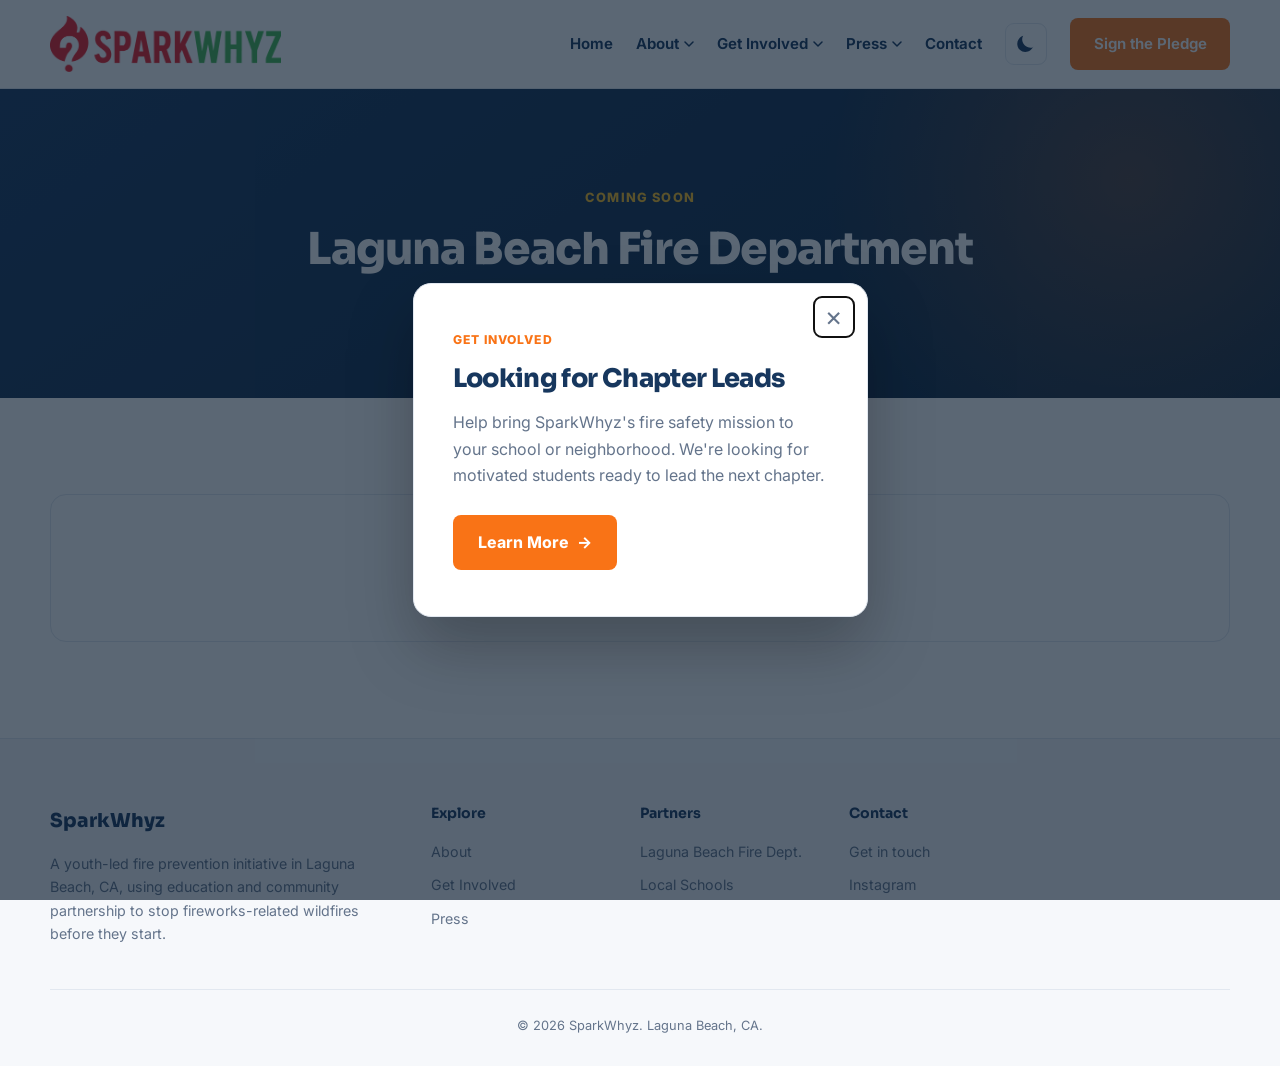
<file: fire-department.html>
<!DOCTYPE html>
<html lang="en">
<head>
<meta charset="UTF-8">
<meta name="viewport" content="width=device-width, initial-scale=1.0">
<title>Laguna Beach Fire Department | SparkWhyz</title>
<meta name="description" content="Our partnership with the Laguna Beach Fire Department.">
<link rel="icon" type="image/x-icon" href="images/favicon.ico">
<link rel="icon" type="image/png" sizes="32x32" href="images/favicon-32x32.png">
<link rel="icon" type="image/png" sizes="16x16" href="images/favicon-16x16.png">
<link rel="apple-touch-icon" href="images/apple-touch-icon.png">
<link rel="preconnect" href="https://fonts.googleapis.com">
<link rel="preconnect" href="https://fonts.gstatic.com" crossorigin>
<link href="https://fonts.googleapis.com/css2?family=Sora:wght@400;600;700;800&family=Inter:wght@400;500;600&display=swap" rel="stylesheet">
<link rel="stylesheet" href="css/styles.css">
</head>
<body>
<header>
  <nav class="container">
    <a href="index.html" class="logo">
      <img src="images/logo-transparent.png" alt="SparkWhyz">
    </a>
    <button class="nav-toggle" id="navToggle" aria-label="Toggle menu" aria-expanded="false">
      <span class="bar bar1"></span>
      <span class="bar bar2"></span>
      <span class="bar bar3"></span>
    </button>
    <ul class="nav-links" id="navLinks">
      <li><a href="index.html">Home</a></li>
      <li><a href="about.html">About <span class="chevron"><svg width="10" height="6" viewBox="0 0 10 6" fill="none" xmlns="http://www.w3.org/2000/svg"><path d="M1 1L5 5L9 1" stroke="currentColor" stroke-width="1.5" stroke-linecap="round" stroke-linejoin="round"/></svg></span></a>
        <div class="dropdown-wrap"><ul class="dropdown">
          <li><a href="about.html#story">Our Story</a></li>
          <li><a href="about.html#team">Our Team</a></li>
        </ul></div>
      </li>
      <li><a href="get-involved.html">Get Involved <span class="chevron"><svg width="10" height="6" viewBox="0 0 10 6" fill="none" xmlns="http://www.w3.org/2000/svg"><path d="M1 1L5 5L9 1" stroke="currentColor" stroke-width="1.5" stroke-linecap="round" stroke-linejoin="round"/></svg></span></a>
        <div class="dropdown-wrap"><ul class="dropdown">
          <li><a href="get-involved.html#pledge">Sign the Pledge</a></li>
          <li><a href="get-involved.html#sponsor">Sponsor a Classroom</a></li>
          <li><a href="get-involved.html#events">Events</a></li>
          <li><a href="get-involved.html#chapter-leader">Become a Chapter Leader</a></li>
        </ul></div>
      </li>
      <li><a href="press.html">Press <span class="chevron"><svg width="10" height="6" viewBox="0 0 10 6" fill="none" xmlns="http://www.w3.org/2000/svg"><path d="M1 1L5 5L9 1" stroke="currentColor" stroke-width="1.5" stroke-linecap="round" stroke-linejoin="round"/></svg></span></a>
        <div class="dropdown-wrap"><ul class="dropdown">
          <li><a href="press.html#turn-in-2026">2nd Fireworks Turn-In Event</a></li>
          <li><a href="press.html#citywide-turn-in">Citywide Turn-In Coverage</a></li>
          <li><a href="press.html#kids-doing-right-thing">Kids Doing the Right Thing</a></li>
          <li><a href="press.html#founding-story">Our Founding Story</a></li>
        </ul></div>
      </li>
      <li><a href="contact.html">Contact</a></li>
      <li><button class="theme-toggle" id="themeToggleDesktop" aria-label="Toggle dark mode">
        <span class="theme-icon"></span><span class="theme-label">Dark Mode</span>
      </button></li>
      <li><a href="get-involved.html#pledge" class="nav-cta">Sign the Pledge</a></li>
    </ul>
  </nav>
</header>

<section class="page-hero">
  <div class="container">
    <span class="eyebrow">Coming Soon</span>
    <h1>Laguna Beach Fire Department</h1>
    <p>This page is under construction. Check back soon.</p>
  </div>
</section>
<section class="section" id="partner"><div class="container"><div class="news-empty reveal"><p>Content for this section is on the way.</p></div></div></section>

<footer>
  <div class="container">
    <div class="footer-grid">
      <div class="footer-brand">
        <div class="logo">SparkWhyz</div>
        <p>A youth-led fire prevention initiative in Laguna Beach, CA, using education and community partnership to stop fireworks-related wildfires before they start.</p>
      </div>
      <div>
        <h4>Explore</h4>
        <ul>
          <li><a href="about.html">About</a></li>
          <li><a href="get-involved.html">Get Involved</a></li>
          <li><a href="press.html">Press</a></li>
        </ul>
      </div>
      <div>
        <h4>Partners</h4>
        <ul>
          <li><a href="fire-department.html">Laguna Beach Fire Dept.</a></li>
          <li><a href="schools.html">Local Schools</a></li>
        </ul>
      </div>
      <div>
        <h4>Contact</h4>
        <ul>
          <li><a href="contact.html">Get in touch</a></li>
          <li><a href="https://www.instagram.com/sparkwhyz/" target="_blank" rel="noopener">Instagram</a></li>
        </ul>
      </div>
    </div>
    <div class="footer-bottom">&copy; 2026 SparkWhyz. Laguna Beach, CA.</div>
  </div>
</footer>

<!-- Chapter Leader modal: shown once per browser session. Copy this whole block into every new page. -->
<div class="modal-overlay" id="chapterModal">
  <div class="modal-card">
    <button class="modal-close" aria-label="Close">&times;</button>
    <div class="modal-eyebrow">Get Involved</div>
    <h2>Looking for Chapter Leads</h2>
    <p>Help bring SparkWhyz's fire safety mission to your school or neighborhood. We're looking for motivated students ready to lead the next chapter.</p>
    <a href="get-involved.html#chapter-leader" class="modal-btn">Learn More <span>&rarr;</span></a>
  </div>
</div>

<script src="js/main.js"></script>

</body>
</html>
</file>
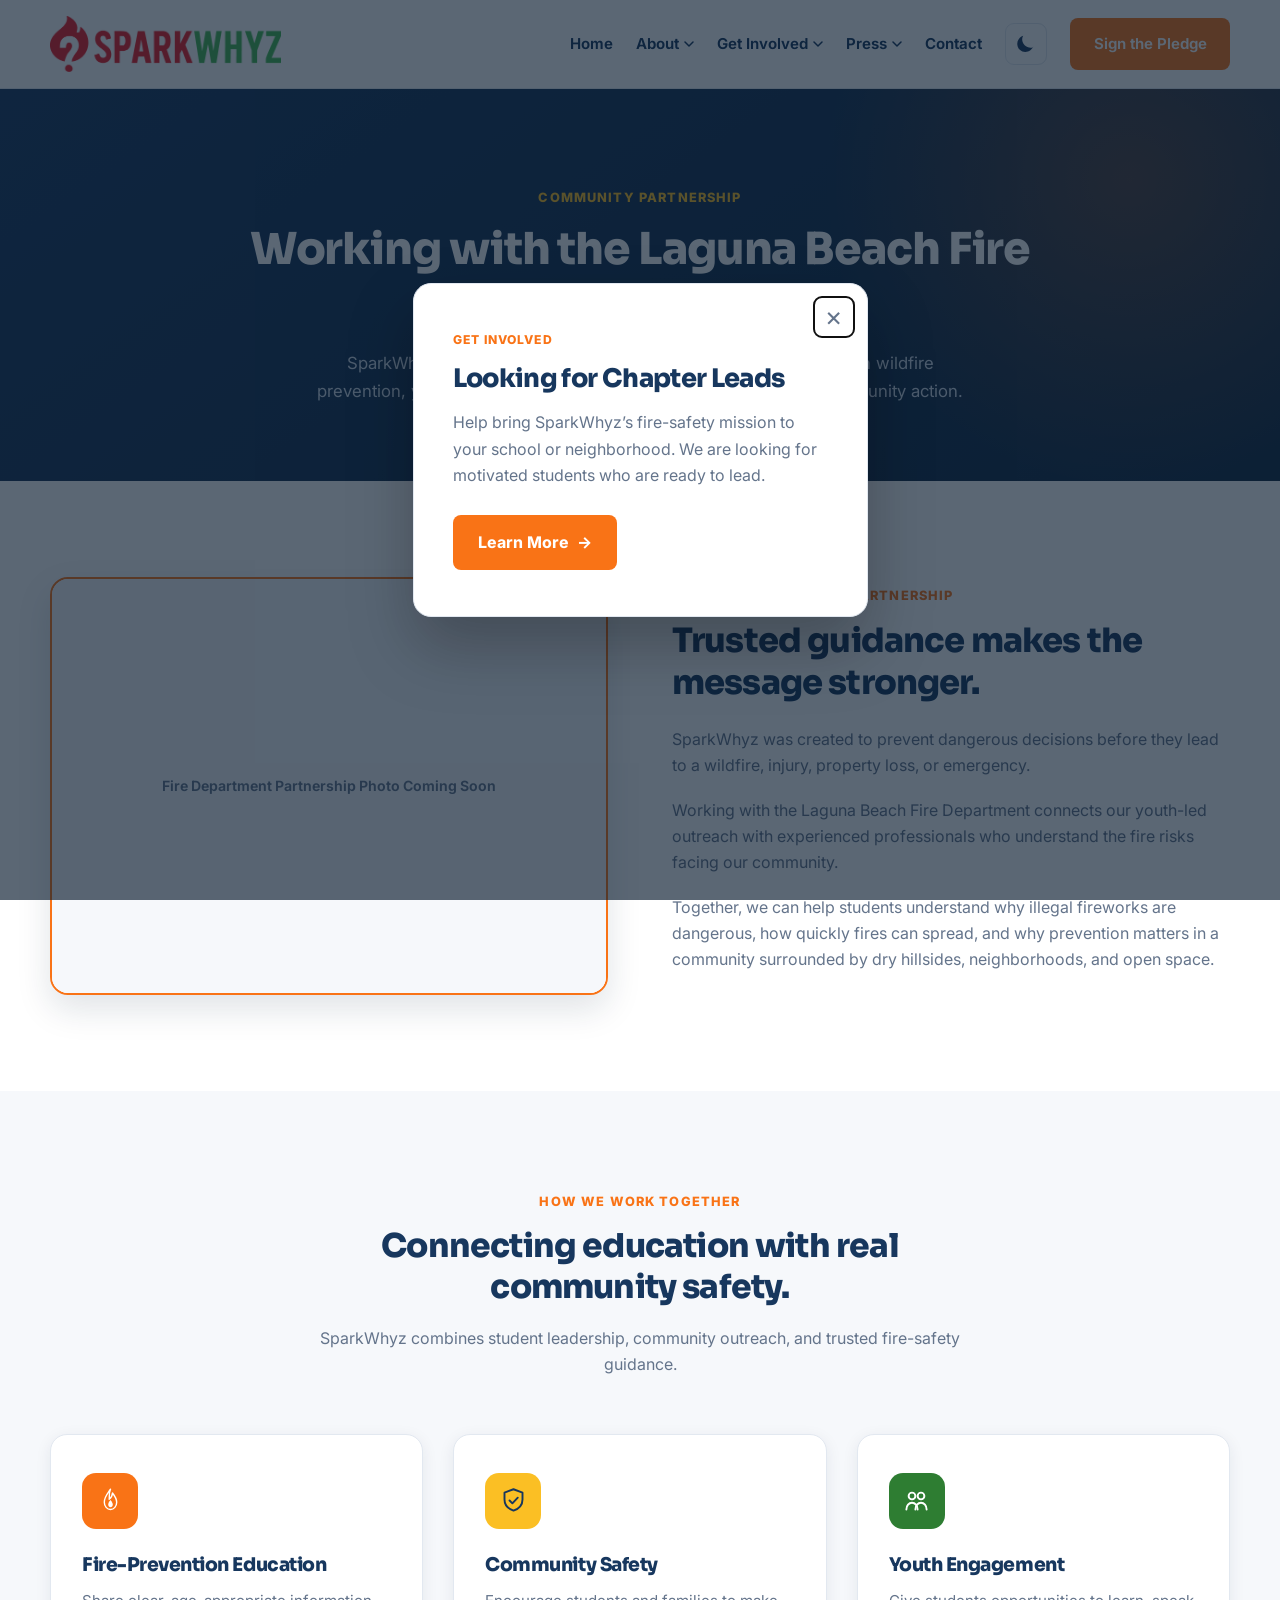
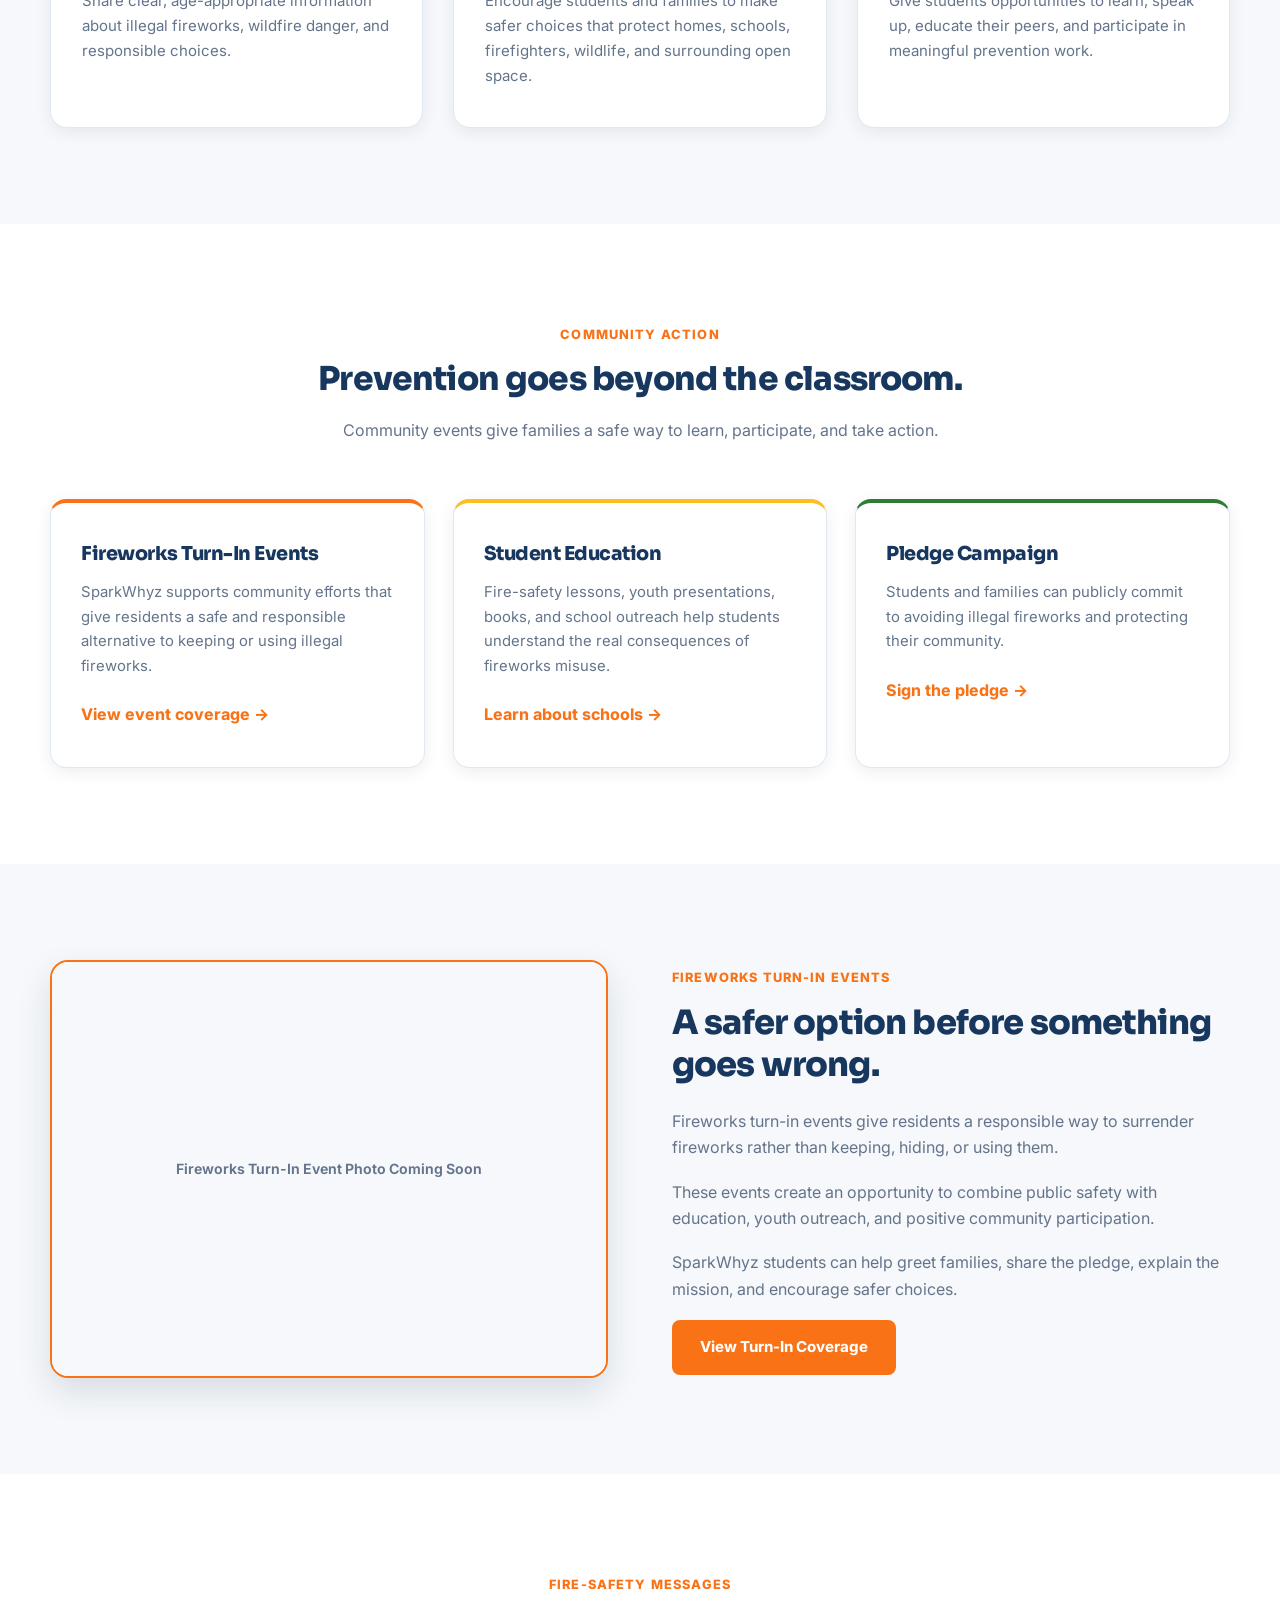
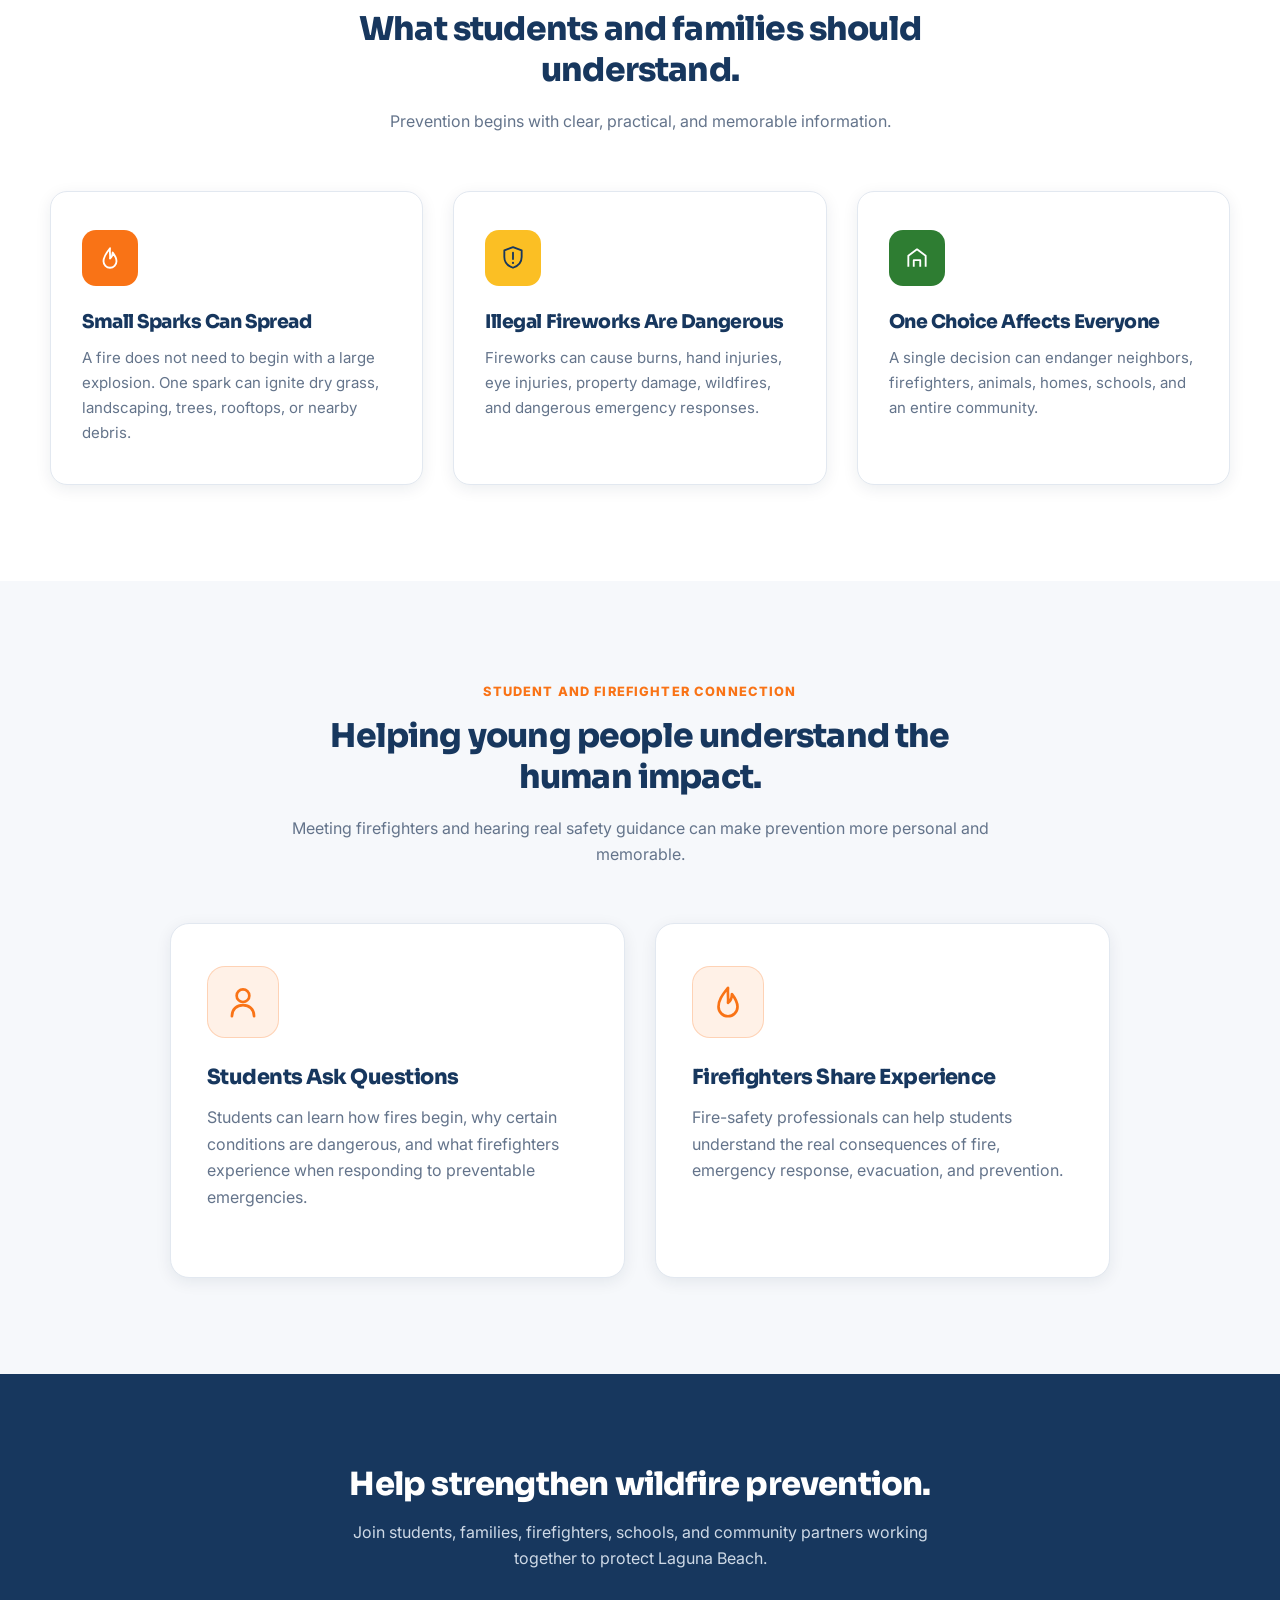
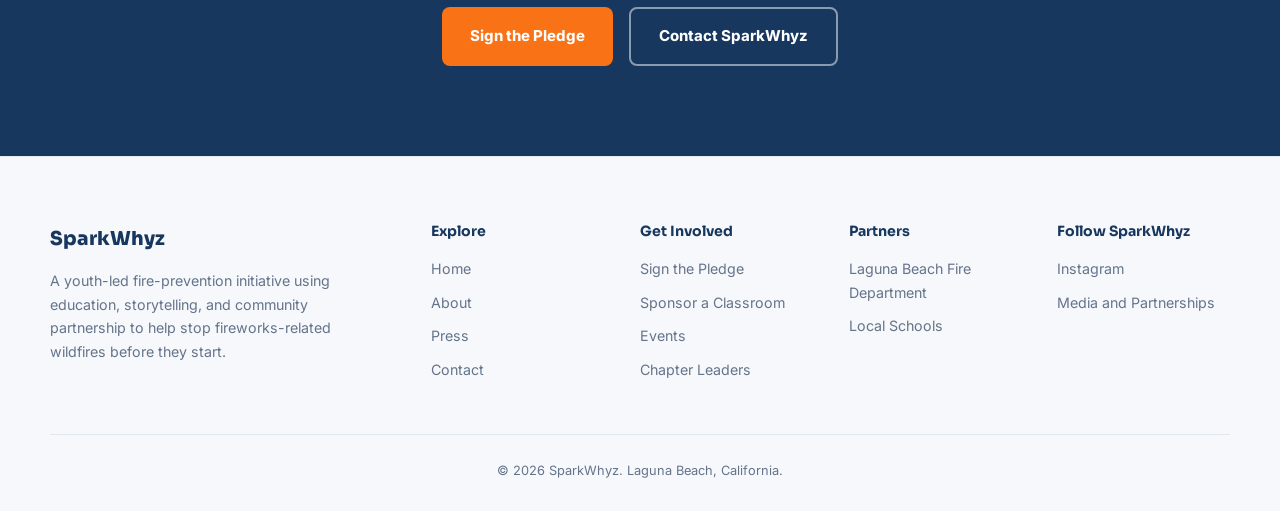
<file: fire_department.html>
<!DOCTYPE html>
<html lang="en">
<head>
  <!-- Google tag (gtag.js) -->
<script async src="https://www.googletagmanager.com/gtag/js?id=G-Q8JG7QYZ1H"></script>
<script>
  window.dataLayer = window.dataLayer || [];
  function gtag(){dataLayer.push(arguments);}
  gtag('js', new Date());

  gtag('config', 'G-Q8JG7QYZ1H');
</script>
  <meta charset="UTF-8">

  <meta
    name="viewport"
    content="width=device-width, initial-scale=1.0"
  >

  <title>Laguna Beach Fire Department Partnership | SparkWhyz</title>

  <meta
    name="description"
    content="Learn how SparkWhyz works with the Laguna Beach Fire Department to support wildfire prevention, youth education, fireworks safety, and community action."
  >

  <link rel="icon" type="image/x-icon" href="images/favicon.ico">
  <link rel="icon" type="image/png" sizes="32x32" href="images/favicon-32x32.png">
  <link rel="icon" type="image/png" sizes="16x16" href="images/favicon-16x16.png">
  <link rel="apple-touch-icon" href="images/apple-touch-icon.png">

  <link rel="preconnect" href="https://fonts.googleapis.com">
  <link rel="preconnect" href="https://fonts.gstatic.com" crossorigin>

  <link
    href="https://fonts.googleapis.com/css2?family=Sora:wght@400;600;700;800&family=Inter:wght@400;500;600&display=swap"
    rel="stylesheet"
  >

  <link rel="stylesheet" href="css/styles.css">
</head>

<body>

  <header>
    <nav class="container">

      <a
        href="index.html"
        class="logo"
        aria-label="SparkWhyz home"
      >
        <img
          src="images/logo-transparent.png"
          alt="SparkWhyz"
        >
      </a>

      <button
        class="nav-toggle"
        id="navToggle"
        aria-label="Toggle navigation menu"
        aria-expanded="false"
      >
        <span class="bar bar1"></span>
        <span class="bar bar2"></span>
        <span class="bar bar3"></span>
      </button>

      <ul class="nav-links" id="navLinks">

        <li>
          <a href="index.html">Home</a>
        </li>

        <li>
          <a href="about.html">
            About

            <span class="chevron">
              <svg
                width="10"
                height="6"
                viewBox="0 0 10 6"
                fill="none"
                aria-hidden="true"
              >
                <path
                  d="M1 1L5 5L9 1"
                  stroke="currentColor"
                  stroke-width="1.5"
                  stroke-linecap="round"
                  stroke-linejoin="round"
                />
              </svg>
            </span>
          </a>

          <div class="dropdown-wrap">
            <ul class="dropdown">
              <li>
                <a href="about.html#story">Our Story</a>
              </li>

              <li>
                <a href="about.html#mission">Our Mission</a>
              </li>

              <li>
                <a href="about.html#team">Our Team</a>
              </li>

              <li>
                <a href="about.html#momentum">
                  Building Momentum
                </a>
              </li>
            </ul>
          </div>
        </li>

        <li>
          <a href="get_involved.html">
            Get Involved

            <span class="chevron">
              <svg
                width="10"
                height="6"
                viewBox="0 0 10 6"
                fill="none"
                aria-hidden="true"
              >
                <path
                  d="M1 1L5 5L9 1"
                  stroke="currentColor"
                  stroke-width="1.5"
                  stroke-linecap="round"
                  stroke-linejoin="round"
                />
              </svg>
            </span>
          </a>

          <div class="dropdown-wrap">
            <ul class="dropdown">
              <li>
                <a href="get_involved.html#pledge">
                  Sign the Pledge
                </a>
              </li>

              <li>
                <a href="get_involved.html#sponsor">
                  Sponsor a Classroom
                </a>
              </li>

              <li>
                <a href="get_involved.html#events">
                  Events
                </a>
              </li>

              <li>
                <a href="chapter_leaders.html">
                  Become a Chapter Leader
                </a>
              </li>
            </ul>
          </div>
        </li>

        <li>
          <a href="press.html">
            Press

            <span class="chevron">
              <svg
                width="10"
                height="6"
                viewBox="0 0 10 6"
                fill="none"
                aria-hidden="true"
              >
                <path
                  d="M1 1L5 5L9 1"
                  stroke="currentColor"
                  stroke-width="1.5"
                  stroke-linecap="round"
                  stroke-linejoin="round"
                />
              </svg>
            </span>
          </a>

          <div class="dropdown-wrap">
            <ul class="dropdown">
              <li>
                <a href="press.html#turn-in-2026">
                  2nd Fireworks Turn-In Event
                </a>
              </li>

              <li>
                <a href="press.html#citywide-turn-in">
                  Citywide Turn-In Coverage
                </a>
              </li>

              <li>
                <a href="press.html#kids-doing-right-thing">
                  Kids Doing the Right Thing
                </a>
              </li>

              <li>
                <a href="press.html#founding-story">
                  Our Founding Story
                </a>
              </li>
            </ul>
          </div>
        </li>

        <li>
          <a href="contact.html">Contact</a>
        </li>

        <li>
          <button
            class="theme-toggle"
            id="themeToggleDesktop"
            aria-label="Toggle dark mode"
          >
            <span class="theme-icon"></span>
            <span class="theme-label">Dark Mode</span>
          </button>
        </li>

        <li>
          <a
            href="get_involved.html#pledge"
            class="nav-cta"
          >
            Sign the Pledge
          </a>
        </li>

      </ul>
    </nav>
  </header>


  <main>

    <section class="page-hero">

      <div class="container">

        <span class="eyebrow">
          Community Partnership
        </span>

        <h1>
          Working with the Laguna Beach Fire Department.
        </h1>

        <p>
          SparkWhyz works alongside local fire-safety leaders
          to strengthen wildfire prevention, youth education,
          responsible decision-making, and community action.
        </p>

      </div>

    </section>


    <section class="section">

      <div class="container story-grid">

        <div class="story-media reveal">

          <div class="news-thumb">

            <!-- Replace this placeholder later with:
            <img
              src="images/fire-department-partnership.jpg"
              alt="SparkWhyz students with the Laguna Beach Fire Department"
            >
            -->

            Fire Department Partnership Photo Coming Soon

          </div>

        </div>


        <div class="reveal reveal-delay-1">

          <span class="section-eyebrow">
            Prevention Through Partnership
          </span>

          <h2>
            Trusted guidance makes the message stronger.
          </h2>

          <p>
            SparkWhyz was created to prevent dangerous decisions
            before they lead to a wildfire, injury, property loss,
            or emergency.
          </p>

          <p>
            Working with the Laguna Beach Fire Department connects
            our youth-led outreach with experienced professionals
            who understand the fire risks facing our community.
          </p>

          <p>
            Together, we can help students understand why illegal
            fireworks are dangerous, how quickly fires can spread,
            and why prevention matters in a community surrounded
            by dry hillsides, neighborhoods, and open space.
          </p>

        </div>

      </div>

    </section>


    <section class="section section-alt">

      <div class="container">

        <div class="section-head reveal">

          <span class="section-eyebrow">
            How We Work Together
          </span>

          <h2>
            Connecting education with real community safety.
          </h2>

          <p>
            SparkWhyz combines student leadership,
            community outreach, and trusted fire-safety guidance.
          </p>

        </div>


        <div class="mission-grid">

          <article class="mission-card reveal">

            <div class="icon">

              <svg
                width="27"
                height="27"
                viewBox="0 0 48 48"
                fill="none"
                aria-hidden="true"
              >
                <path
                  d="M24 4C19.5 11.1 13 17.2 13 27C13 34.2 17.9 40 24 40C30.1 40 35 34.2 35 27C35 20 30.8 14.9 27.5 10.7C27.3 16.3 24.7 19.6 21.7 21.8C22.5 17.1 20.4 12.1 24 4Z"
                  stroke="currentColor"
                  stroke-width="2.5"
                  stroke-linejoin="round"
                />

                <path
                  d="M24 23C21.3 26.1 20 28.4 20 31.1C20 34.1 21.8 36 24 36C26.2 36 28 34.1 28 31.1C28 28.6 26.5 26.3 24 23Z"
                  fill="currentColor"
                />
              </svg>

            </div>

            <h3>
              Fire-Prevention Education
            </h3>

            <p>
              Share clear, age-appropriate information
              about illegal fireworks, wildfire danger,
              and responsible choices.
            </p>

          </article>


          <article class="mission-card reveal reveal-delay-1">

            <div class="icon">

              <svg
                width="27"
                height="27"
                viewBox="0 0 24 24"
                fill="none"
                aria-hidden="true"
              >
                <path
                  d="M12 2L4 5V11C4 15.5 6.5 19 12 21C17.5 19 20 15.5 20 11V5L12 2Z"
                  stroke="currentColor"
                  stroke-width="1.7"
                  stroke-linejoin="round"
                />

                <path
                  d="M8.5 12L11 14.5L15.8 9.5"
                  stroke="currentColor"
                  stroke-width="1.7"
                  stroke-linecap="round"
                  stroke-linejoin="round"
                />
              </svg>

            </div>

            <h3>
              Community Safety
            </h3>

            <p>
              Encourage students and families to make safer choices
              that protect homes, schools, firefighters,
              wildlife, and surrounding open space.
            </p>

          </article>


          <article class="mission-card reveal reveal-delay-2">

            <div class="icon">

              <svg
                width="27"
                height="27"
                viewBox="0 0 24 24"
                fill="none"
                aria-hidden="true"
              >
                <circle
                  cx="8"
                  cy="8"
                  r="3"
                  stroke="currentColor"
                  stroke-width="1.7"
                />

                <circle
                  cx="16"
                  cy="8"
                  r="3"
                  stroke="currentColor"
                  stroke-width="1.7"
                />

                <path
                  d="M3 20C3 16.7 5.2 14 8 14C10.8 14 13 16.7 13 20"
                  stroke="currentColor"
                  stroke-width="1.7"
                  stroke-linecap="round"
                />

                <path
                  d="M11 20C11 16.7 13.2 14 16 14C18.8 14 21 16.7 21 20"
                  stroke="currentColor"
                  stroke-width="1.7"
                  stroke-linecap="round"
                />
              </svg>

            </div>

            <h3>
              Youth Engagement
            </h3>

            <p>
              Give students opportunities to learn,
              speak up, educate their peers,
              and participate in meaningful prevention work.
            </p>

          </article>

        </div>

      </div>

    </section>


    <section class="section">

      <div class="container">

        <div class="section-head reveal">

          <span class="section-eyebrow">
            Community Action
          </span>

          <h2>
            Prevention goes beyond the classroom.
          </h2>

          <p>
            Community events give families a safe way
            to learn, participate, and take action.
          </p>

        </div>


        <div class="involved-grid">

          <article class="involved-card reveal">

            <h3>
              Fireworks Turn-In Events
            </h3>

            <p>
              SparkWhyz supports community efforts
              that give residents a safe and responsible
              alternative to keeping or using illegal fireworks.
            </p>

            <a href="press.html#turn-in-2026">
              View event coverage &rarr;
            </a>

          </article>


          <article class="involved-card reveal reveal-delay-1">

            <h3>
              Student Education
            </h3>

            <p>
              Fire-safety lessons, youth presentations,
              books, and school outreach help students
              understand the real consequences of fireworks misuse.
            </p>

            <a href="schools.html">
              Learn about schools &rarr;
            </a>

          </article>


          <article class="involved-card reveal reveal-delay-2">

            <h3>
              Pledge Campaign
            </h3>

            <p>
              Students and families can publicly commit
              to avoiding illegal fireworks and protecting
              their community.
            </p>

            <a href="get_involved.html#pledge">
              Sign the pledge &rarr;
            </a>

          </article>

        </div>

      </div>

    </section>


    <section class="section section-alt">

      <div class="container story-grid">

        <div class="story-media reveal">

          <div class="news-thumb">

            <!-- Replace this placeholder later with:
            <img
              src="images/fireworks-turn-in.jpg"
              alt="SparkWhyz fireworks turn-in event"
            >
            -->

            Fireworks Turn-In Event Photo Coming Soon

          </div>

        </div>


        <div class="reveal reveal-delay-1">

          <span class="section-eyebrow">
            Fireworks Turn-In Events
          </span>

          <h2>
            A safer option before something goes wrong.
          </h2>

          <p>
            Fireworks turn-in events give residents a responsible
            way to surrender fireworks rather than keeping,
            hiding, or using them.
          </p>

          <p>
            These events create an opportunity to combine public
            safety with education, youth outreach,
            and positive community participation.
          </p>

          <p>
            SparkWhyz students can help greet families,
            share the pledge, explain the mission,
            and encourage safer choices.
          </p>

          <a
            href="press.html#turn-in-2026"
            class="btn btn-primary"
          >
            View Turn-In Coverage
          </a>

        </div>

      </div>

    </section>


    <section class="section">

      <div class="container">

        <div class="section-head reveal">

          <span class="section-eyebrow">
            Fire-Safety Messages
          </span>

          <h2>
            What students and families should understand.
          </h2>

          <p>
            Prevention begins with clear,
            practical, and memorable information.
          </p>

        </div>


        <div class="mission-grid">

          <article class="mission-card reveal">

            <div class="icon">

              <svg
                width="26"
                height="26"
                viewBox="0 0 24 24"
                fill="none"
                aria-hidden="true"
              >
                <path
                  d="M12 3C8 8 6 11 6 15C6 18.3 8.7 21 12 21C15.3 21 18 18.3 18 15C18 11.8 16.3 9.3 14.5 7C14.4 10 13.4 11.6 12 12.5C12.4 9.8 11.6 6.6 12 3Z"
                  stroke="currentColor"
                  stroke-width="1.7"
                  stroke-linejoin="round"
                />
              </svg>

            </div>

            <h3>
              Small Sparks Can Spread
            </h3>

            <p>
              A fire does not need to begin with a large explosion.
              One spark can ignite dry grass, landscaping,
              trees, rooftops, or nearby debris.
            </p>

          </article>


          <article class="mission-card reveal reveal-delay-1">

            <div class="icon">

              <svg
                width="26"
                height="26"
                viewBox="0 0 24 24"
                fill="none"
                aria-hidden="true"
              >
                <path
                  d="M12 2L4 5V11C4 15.5 6.5 19 12 21C17.5 19 20 15.5 20 11V5L12 2Z"
                  stroke="currentColor"
                  stroke-width="1.7"
                  stroke-linejoin="round"
                />

                <path
                  d="M12 7V13"
                  stroke="currentColor"
                  stroke-width="1.7"
                  stroke-linecap="round"
                />

                <circle
                  cx="12"
                  cy="16.5"
                  r="1"
                  fill="currentColor"
                />
              </svg>

            </div>

            <h3>
              Illegal Fireworks Are Dangerous
            </h3>

            <p>
              Fireworks can cause burns, hand injuries,
              eye injuries, property damage, wildfires,
              and dangerous emergency responses.
            </p>

          </article>


          <article class="mission-card reveal reveal-delay-2">

            <div class="icon">

              <svg
                width="26"
                height="26"
                viewBox="0 0 24 24"
                fill="none"
                aria-hidden="true"
              >
                <path
                  d="M4 20V10L12 4L20 10V20"
                  stroke="currentColor"
                  stroke-width="1.7"
                  stroke-linejoin="round"
                />

                <path
                  d="M9 20V14H15V20"
                  stroke="currentColor"
                  stroke-width="1.7"
                  stroke-linejoin="round"
                />
              </svg>

            </div>

            <h3>
              One Choice Affects Everyone
            </h3>

            <p>
              A single decision can endanger neighbors,
              firefighters, animals, homes, schools,
              and an entire community.
            </p>

          </article>

        </div>

      </div>

    </section>


    <section class="section section-alt">

      <div class="container">

        <div class="section-head reveal">

          <span class="section-eyebrow">
            Student and Firefighter Connection
          </span>

          <h2>
            Helping young people understand the human impact.
          </h2>

          <p>
            Meeting firefighters and hearing real safety guidance
            can make prevention more personal and memorable.
          </p>

        </div>


        <div class="partners-grid">

          <article class="partner-card reveal">

            <div class="partner-icon">

              <svg
                width="38"
                height="38"
                viewBox="0 0 24 24"
                fill="none"
                aria-hidden="true"
              >
                <circle
                  cx="12"
                  cy="8"
                  r="4"
                  stroke="currentColor"
                  stroke-width="1.7"
                />

                <path
                  d="M5 21C5 16.6 8.1 14 12 14C15.9 14 19 16.6 19 21"
                  stroke="currentColor"
                  stroke-width="1.7"
                  stroke-linecap="round"
                />
              </svg>

            </div>

            <h3>
              Students Ask Questions
            </h3>

            <p>
              Students can learn how fires begin,
              why certain conditions are dangerous,
              and what firefighters experience
              when responding to preventable emergencies.
            </p>

          </article>


          <article class="partner-card reveal reveal-delay-1">

            <div class="partner-icon">

              <svg
                width="38"
                height="38"
                viewBox="0 0 24 24"
                fill="none"
                aria-hidden="true"
              >
                <path
                  d="M12 3C8 8 6 11 6 15C6 18.3 8.7 21 12 21C15.3 21 18 18.3 18 15C18 11.8 16.3 9.3 14.5 7C14.4 10 13.4 11.6 12 12.5C12.4 9.8 11.6 6.6 12 3Z"
                  stroke="currentColor"
                  stroke-width="1.7"
                  stroke-linejoin="round"
                />
              </svg>

            </div>

            <h3>
              Firefighters Share Experience
            </h3>

            <p>
              Fire-safety professionals can help students
              understand the real consequences of fire,
              emergency response, evacuation, and prevention.
            </p>

          </article>

        </div>

      </div>

    </section>


    <section class="signup">

      <div class="container">

        <h2>
          Help strengthen wildfire prevention.
        </h2>

        <p>
          Join students, families, firefighters,
          schools, and community partners working
          together to protect Laguna Beach.
        </p>

        <div
          class="btn-row"
          style="justify-content:center;"
        >

          <a
            href="get_involved.html#pledge"
            class="btn btn-primary"
          >
            Sign the Pledge
          </a>

          <a
            href="contact.html"
            class="btn btn-outline"
          >
            Contact SparkWhyz
          </a>

        </div>

      </div>

    </section>

  </main>


  <footer>

    <div class="container">

      <div class="footer-grid">

        <div class="footer-brand">

          <div class="logo">
            SparkWhyz
          </div>

          <p>
            A youth-led fire-prevention initiative using education,
            storytelling, and community partnership to help stop
            fireworks-related wildfires before they start.
          </p>

        </div>


        <div>

          <h4>
            Explore
          </h4>

          <ul>
            <li>
              <a href="index.html">Home</a>
            </li>

            <li>
              <a href="about.html">About</a>
            </li>

            <li>
              <a href="press.html">Press</a>
            </li>

            <li>
              <a href="contact.html">Contact</a>
            </li>
          </ul>

        </div>


        <div>

          <h4>
            Get Involved
          </h4>

          <ul>
            <li>
              <a href="get_involved.html#pledge">
                Sign the Pledge
              </a>
            </li>

            <li>
              <a href="get_involved.html#sponsor">
                Sponsor a Classroom
              </a>
            </li>

            <li>
              <a href="get_involved.html#events">
                Events
              </a>
            </li>

            <li>
              <a href="chapter_leaders.html">
                Chapter Leaders
              </a>
            </li>
          </ul>

        </div>


        <div>

          <h4>
            Partners
          </h4>

          <ul>
            <li>
              <a href="fire_department.html">
                Laguna Beach Fire Department
              </a>
            </li>

            <li>
              <a href="schools.html">
                Local Schools
              </a>
            </li>
          </ul>

        </div>


        <div>

          <h4>
            Follow SparkWhyz
          </h4>

          <ul>
            <li>
              <a
                href="https://www.instagram.com/sparkwhyz/"
                target="_blank"
                rel="noopener noreferrer"
              >
                Instagram
              </a>
            </li>

            <li>
              <a href="contact.html">
                Media and Partnerships
              </a>
            </li>
          </ul>

        </div>

      </div>


      <div class="footer-bottom">
        &copy; 2026 SparkWhyz. Laguna Beach, California.
      </div>

    </div>

  </footer>


  <div
    class="modal-overlay"
    id="chapterModal"
    aria-hidden="true"
  >

    <div
      class="modal-card"
      role="dialog"
      aria-modal="true"
      aria-labelledby="chapterModalTitle"
    >

      <button
        class="modal-close"
        aria-label="Close"
      >
        &times;
      </button>

      <div class="modal-eyebrow">
        Get Involved
      </div>

      <h2 id="chapterModalTitle">
        Looking for Chapter Leads
      </h2>

      <p>
        Help bring SparkWhyz’s fire-safety mission
        to your school or neighborhood. We are looking
        for motivated students who are ready to lead.
      </p>

      <a
        href="chapter_leaders.html"
        class="modal-btn"
      >
        Learn More
        <span aria-hidden="true">&rarr;</span>
      </a>

    </div>

  </div>


  <script src="js/main.js"></script>

</body>
</html>
</file>
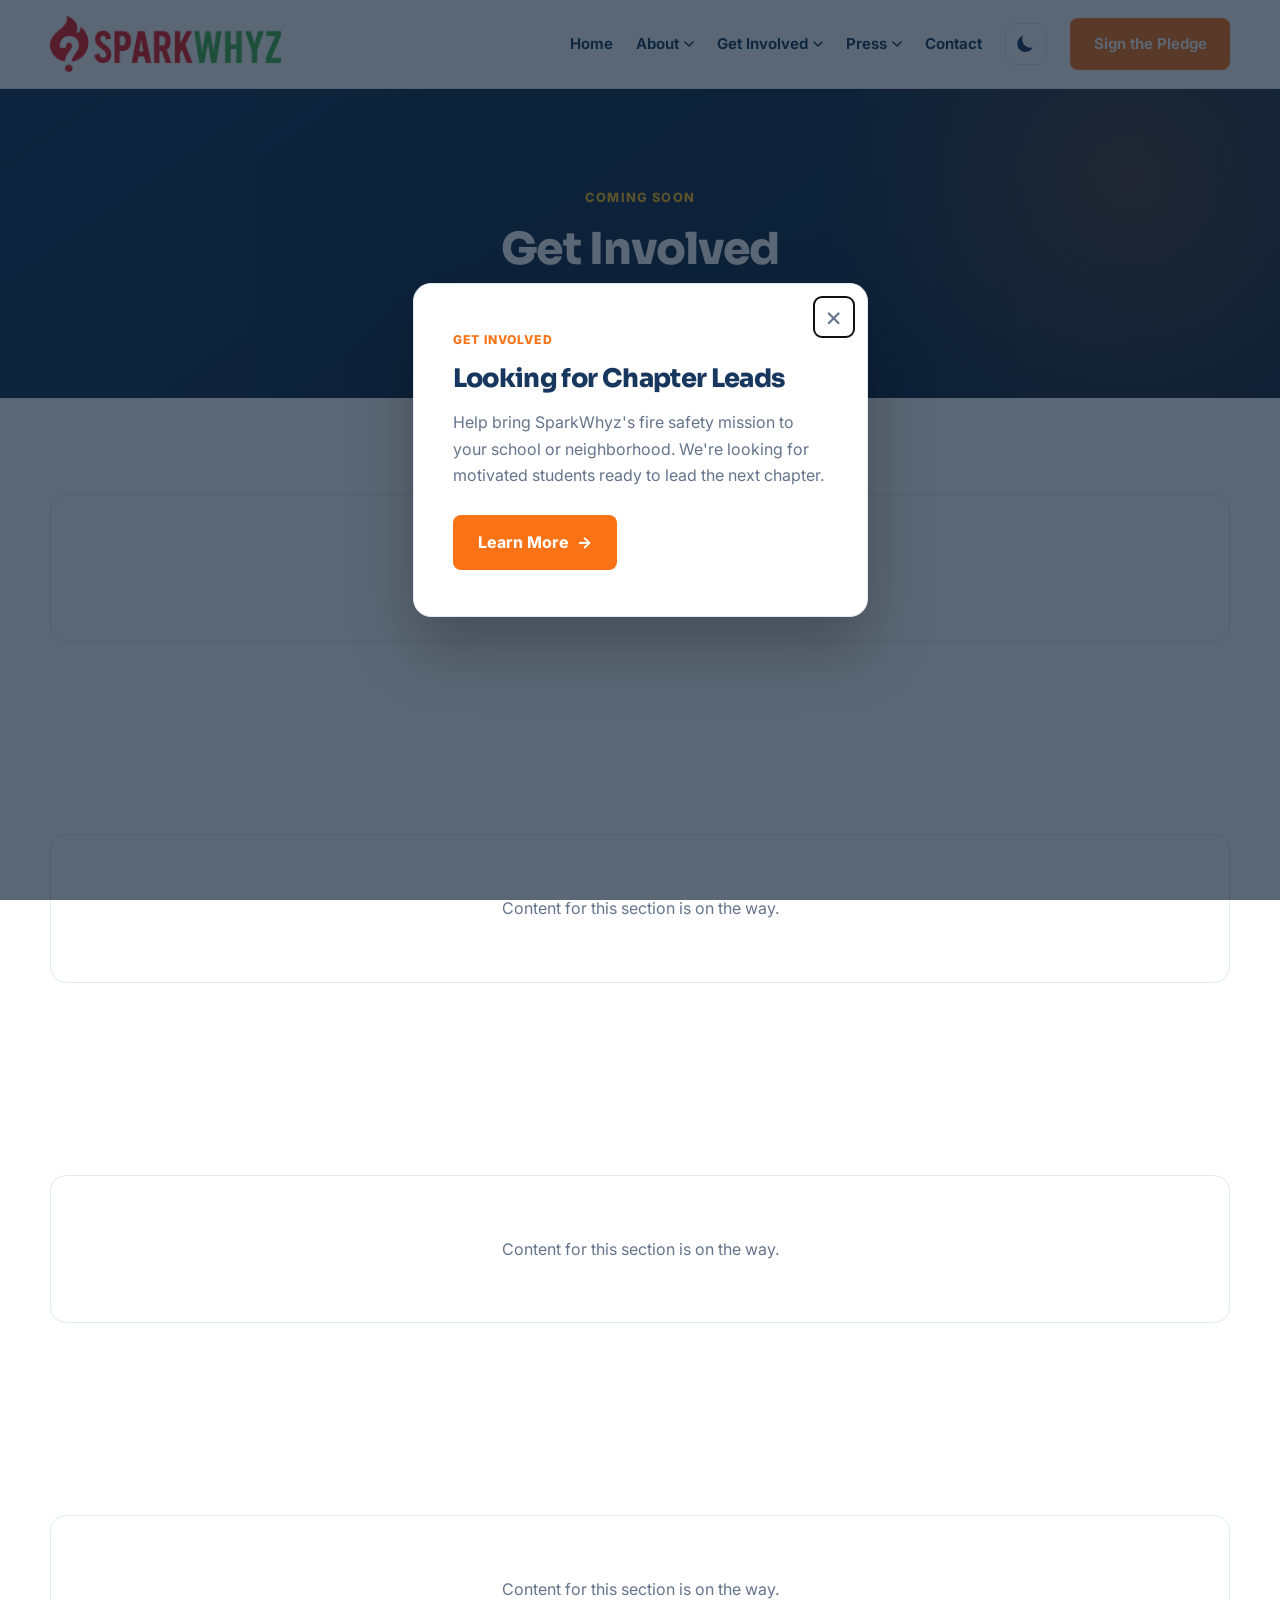
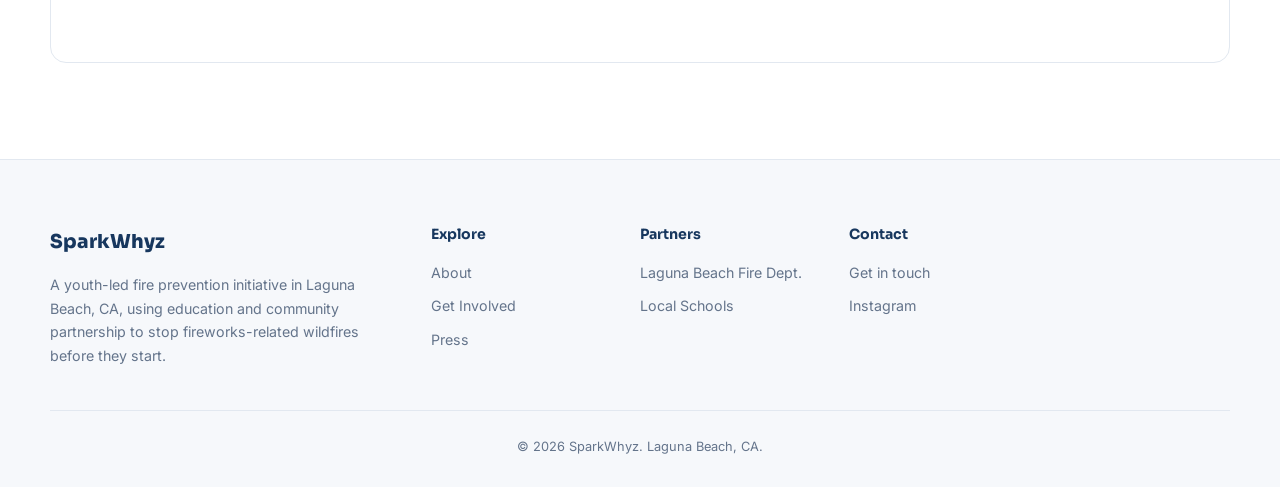
<file: get-involved.html>
<!DOCTYPE html>
<html lang="en">
<head>
<meta charset="UTF-8">
<meta name="viewport" content="width=device-width, initial-scale=1.0">
<title>Get Involved | SparkWhyz</title>
<meta name="description" content="Get involved with SparkWhyz.">
<link rel="icon" type="image/x-icon" href="images/favicon.ico">
<link rel="icon" type="image/png" sizes="32x32" href="images/favicon-32x32.png">
<link rel="icon" type="image/png" sizes="16x16" href="images/favicon-16x16.png">
<link rel="apple-touch-icon" href="images/apple-touch-icon.png">
<link rel="preconnect" href="https://fonts.googleapis.com">
<link rel="preconnect" href="https://fonts.gstatic.com" crossorigin>
<link href="https://fonts.googleapis.com/css2?family=Sora:wght@400;600;700;800&family=Inter:wght@400;500;600&display=swap" rel="stylesheet">
<link rel="stylesheet" href="css/styles.css">
</head>
<body>
<header>
  <nav class="container">
    <a href="index.html" class="logo">
      <img src="images/logo-transparent.png" alt="SparkWhyz">
    </a>
    <button class="nav-toggle" id="navToggle" aria-label="Toggle menu" aria-expanded="false">
      <span class="bar bar1"></span>
      <span class="bar bar2"></span>
      <span class="bar bar3"></span>
    </button>
    <ul class="nav-links" id="navLinks">
      <li><a href="index.html">Home</a></li>
      <li><a href="about.html">About <span class="chevron"><svg width="10" height="6" viewBox="0 0 10 6" fill="none" xmlns="http://www.w3.org/2000/svg"><path d="M1 1L5 5L9 1" stroke="currentColor" stroke-width="1.5" stroke-linecap="round" stroke-linejoin="round"/></svg></span></a>
        <div class="dropdown-wrap"><ul class="dropdown">
          <li><a href="about.html#story">Our Story</a></li>
          <li><a href="about.html#team">Our Team</a></li>
        </ul></div>
      </li>
      <li><a href="get-involved.html">Get Involved <span class="chevron"><svg width="10" height="6" viewBox="0 0 10 6" fill="none" xmlns="http://www.w3.org/2000/svg"><path d="M1 1L5 5L9 1" stroke="currentColor" stroke-width="1.5" stroke-linecap="round" stroke-linejoin="round"/></svg></span></a>
        <div class="dropdown-wrap"><ul class="dropdown">
          <li><a href="get-involved.html#pledge">Sign the Pledge</a></li>
          <li><a href="get-involved.html#sponsor">Sponsor a Classroom</a></li>
          <li><a href="get-involved.html#events">Events</a></li>
          <li><a href="get-involved.html#chapter-leader">Become a Chapter Leader</a></li>
        </ul></div>
      </li>
      <li><a href="press.html">Press <span class="chevron"><svg width="10" height="6" viewBox="0 0 10 6" fill="none" xmlns="http://www.w3.org/2000/svg"><path d="M1 1L5 5L9 1" stroke="currentColor" stroke-width="1.5" stroke-linecap="round" stroke-linejoin="round"/></svg></span></a>
        <div class="dropdown-wrap"><ul class="dropdown">
          <li><a href="press.html#turn-in-2026">2nd Fireworks Turn-In Event</a></li>
          <li><a href="press.html#citywide-turn-in">Citywide Turn-In Coverage</a></li>
          <li><a href="press.html#kids-doing-right-thing">Kids Doing the Right Thing</a></li>
          <li><a href="press.html#founding-story">Our Founding Story</a></li>
        </ul></div>
      </li>
      <li><a href="contact.html">Contact</a></li>
      <li><button class="theme-toggle" id="themeToggleDesktop" aria-label="Toggle dark mode">
        <span class="theme-icon"></span><span class="theme-label">Dark Mode</span>
      </button></li>
      <li><a href="get-involved.html#pledge" class="nav-cta">Sign the Pledge</a></li>
    </ul>
  </nav>
</header>

<section class="page-hero">
  <div class="container">
    <span class="eyebrow">Coming Soon</span>
    <h1>Get Involved</h1>
    <p>This page is under construction. Check back soon.</p>
  </div>
</section>
<section class="section" id="pledge"><div class="container"><div class="news-empty reveal"><p>Content for this section is on the way.</p></div></div></section>
<section class="section" id="sponsor"><div class="container"><div class="news-empty reveal"><p>Content for this section is on the way.</p></div></div></section>
<section class="section" id="events"><div class="container"><div class="news-empty reveal"><p>Content for this section is on the way.</p></div></div></section>
<section class="section" id="chapter-leader"><div class="container"><div class="news-empty reveal"><p>Content for this section is on the way.</p></div></div></section>

<footer>
  <div class="container">
    <div class="footer-grid">
      <div class="footer-brand">
        <div class="logo">SparkWhyz</div>
        <p>A youth-led fire prevention initiative in Laguna Beach, CA, using education and community partnership to stop fireworks-related wildfires before they start.</p>
      </div>
      <div>
        <h4>Explore</h4>
        <ul>
          <li><a href="about.html">About</a></li>
          <li><a href="get-involved.html">Get Involved</a></li>
          <li><a href="press.html">Press</a></li>
        </ul>
      </div>
      <div>
        <h4>Partners</h4>
        <ul>
          <li><a href="fire-department.html">Laguna Beach Fire Dept.</a></li>
          <li><a href="schools.html">Local Schools</a></li>
        </ul>
      </div>
      <div>
        <h4>Contact</h4>
        <ul>
          <li><a href="contact.html">Get in touch</a></li>
          <li><a href="https://www.instagram.com/sparkwhyz/" target="_blank" rel="noopener">Instagram</a></li>
        </ul>
      </div>
    </div>
    <div class="footer-bottom">&copy; 2026 SparkWhyz. Laguna Beach, CA.</div>
  </div>
</footer>

<!-- Chapter Leader modal: shown once per browser session. Copy this whole block into every new page. -->
<div class="modal-overlay" id="chapterModal">
  <div class="modal-card">
    <button class="modal-close" aria-label="Close">&times;</button>
    <div class="modal-eyebrow">Get Involved</div>
    <h2>Looking for Chapter Leads</h2>
    <p>Help bring SparkWhyz's fire safety mission to your school or neighborhood. We're looking for motivated students ready to lead the next chapter.</p>
    <a href="get-involved.html#chapter-leader" class="modal-btn">Learn More <span>&rarr;</span></a>
  </div>
</div>

<script src="js/main.js"></script>

</body>
</html>
</file>
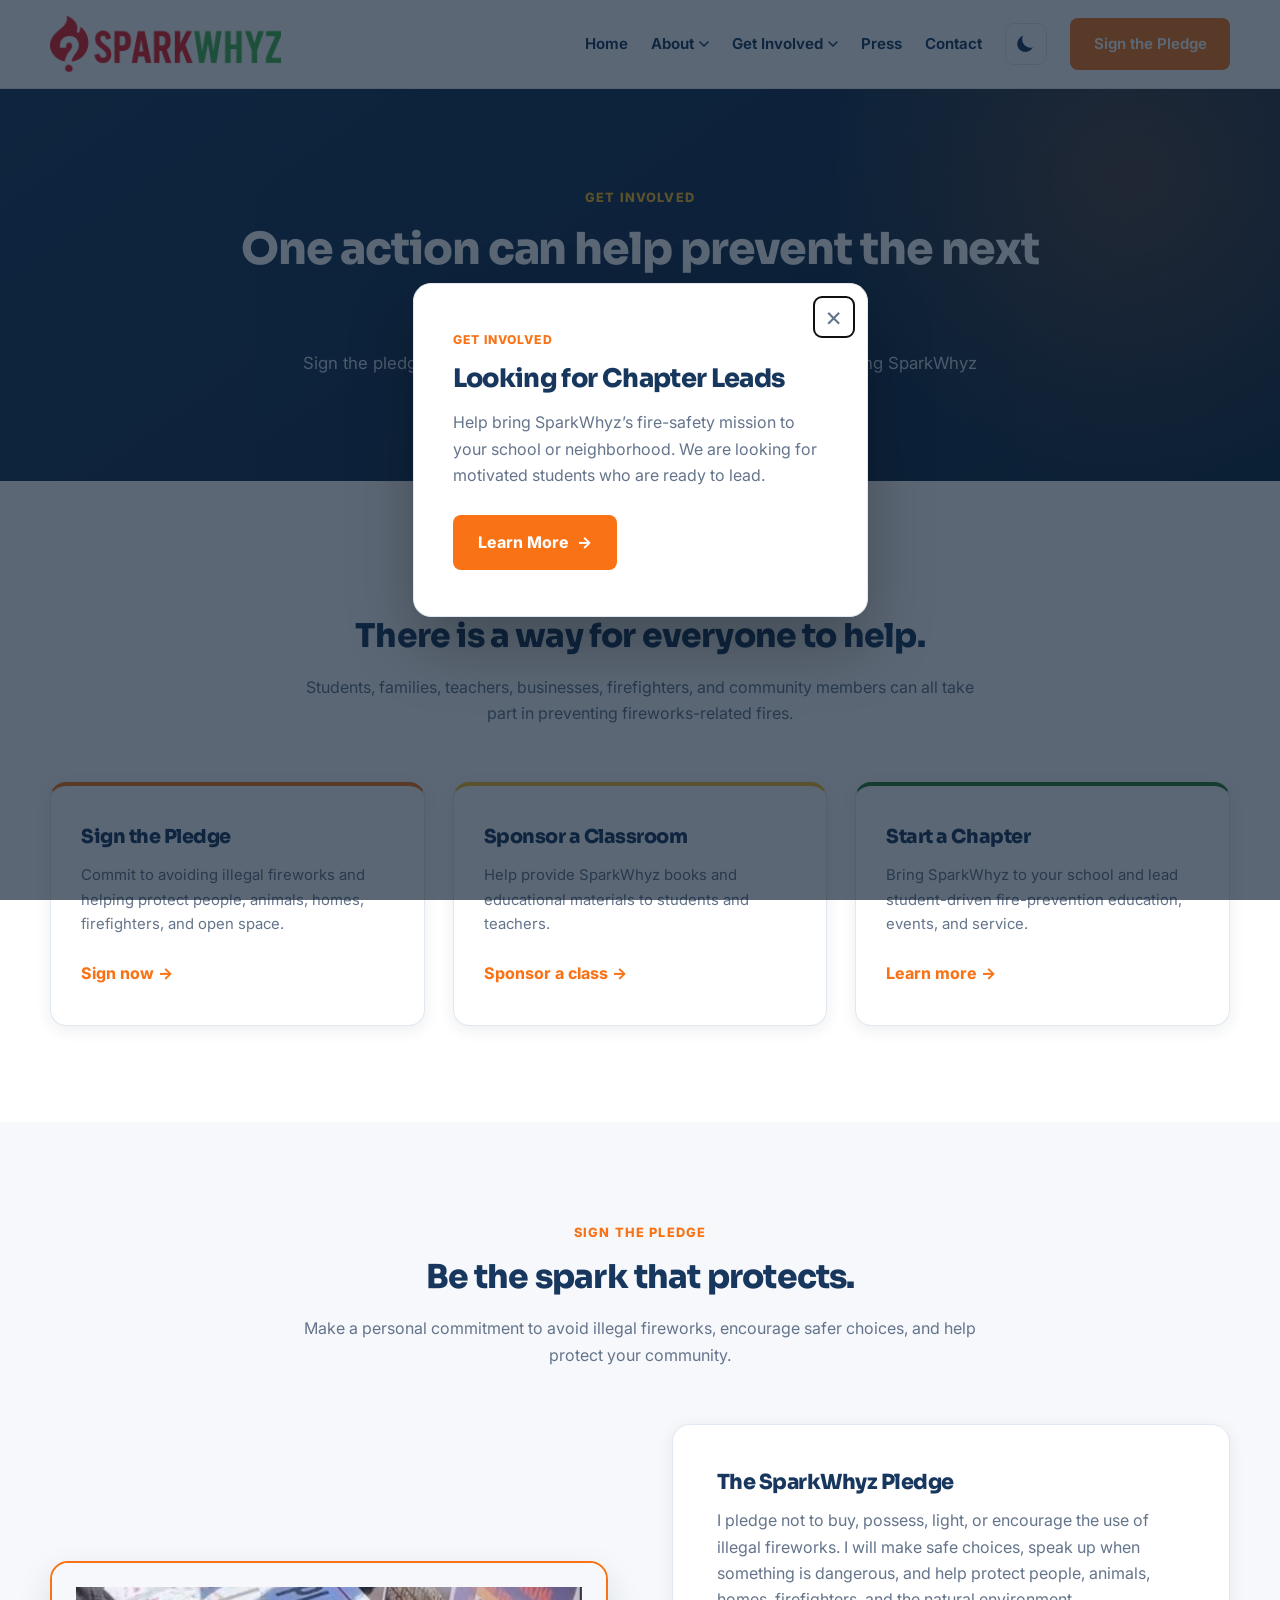
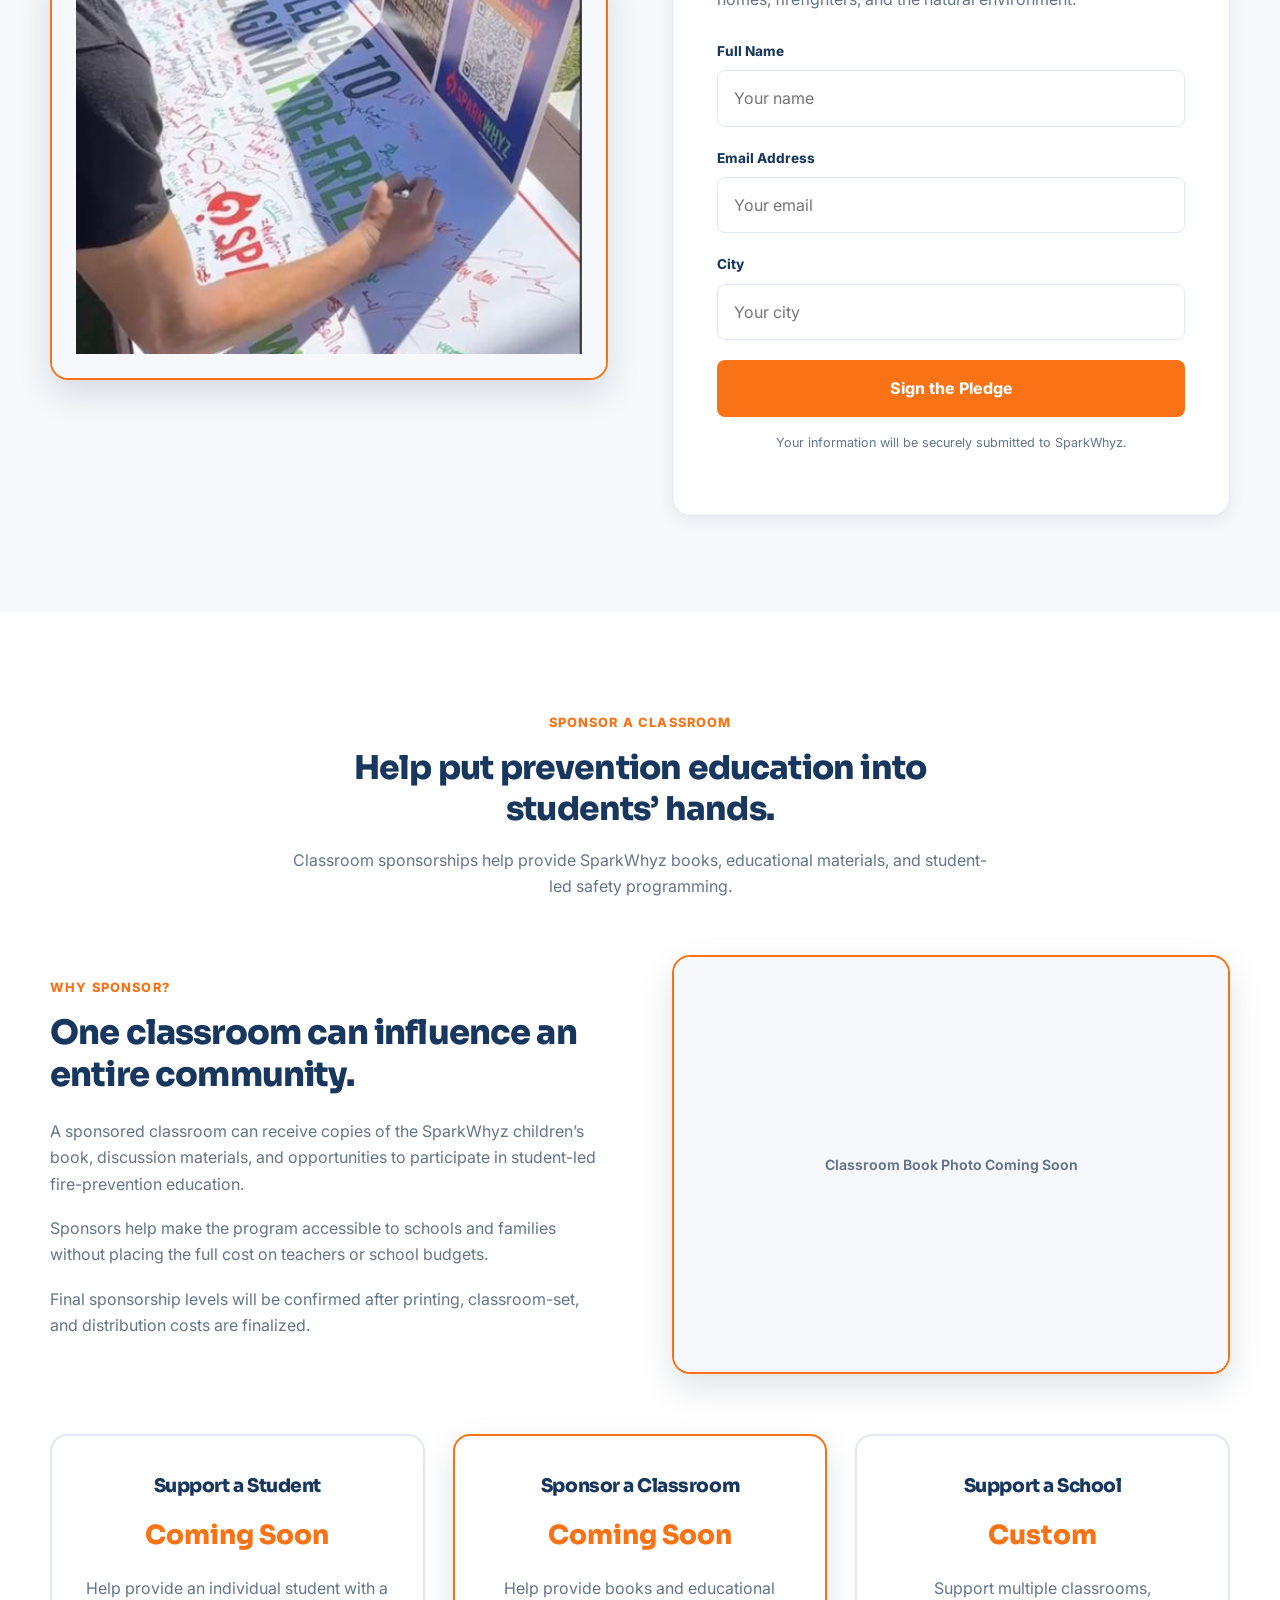
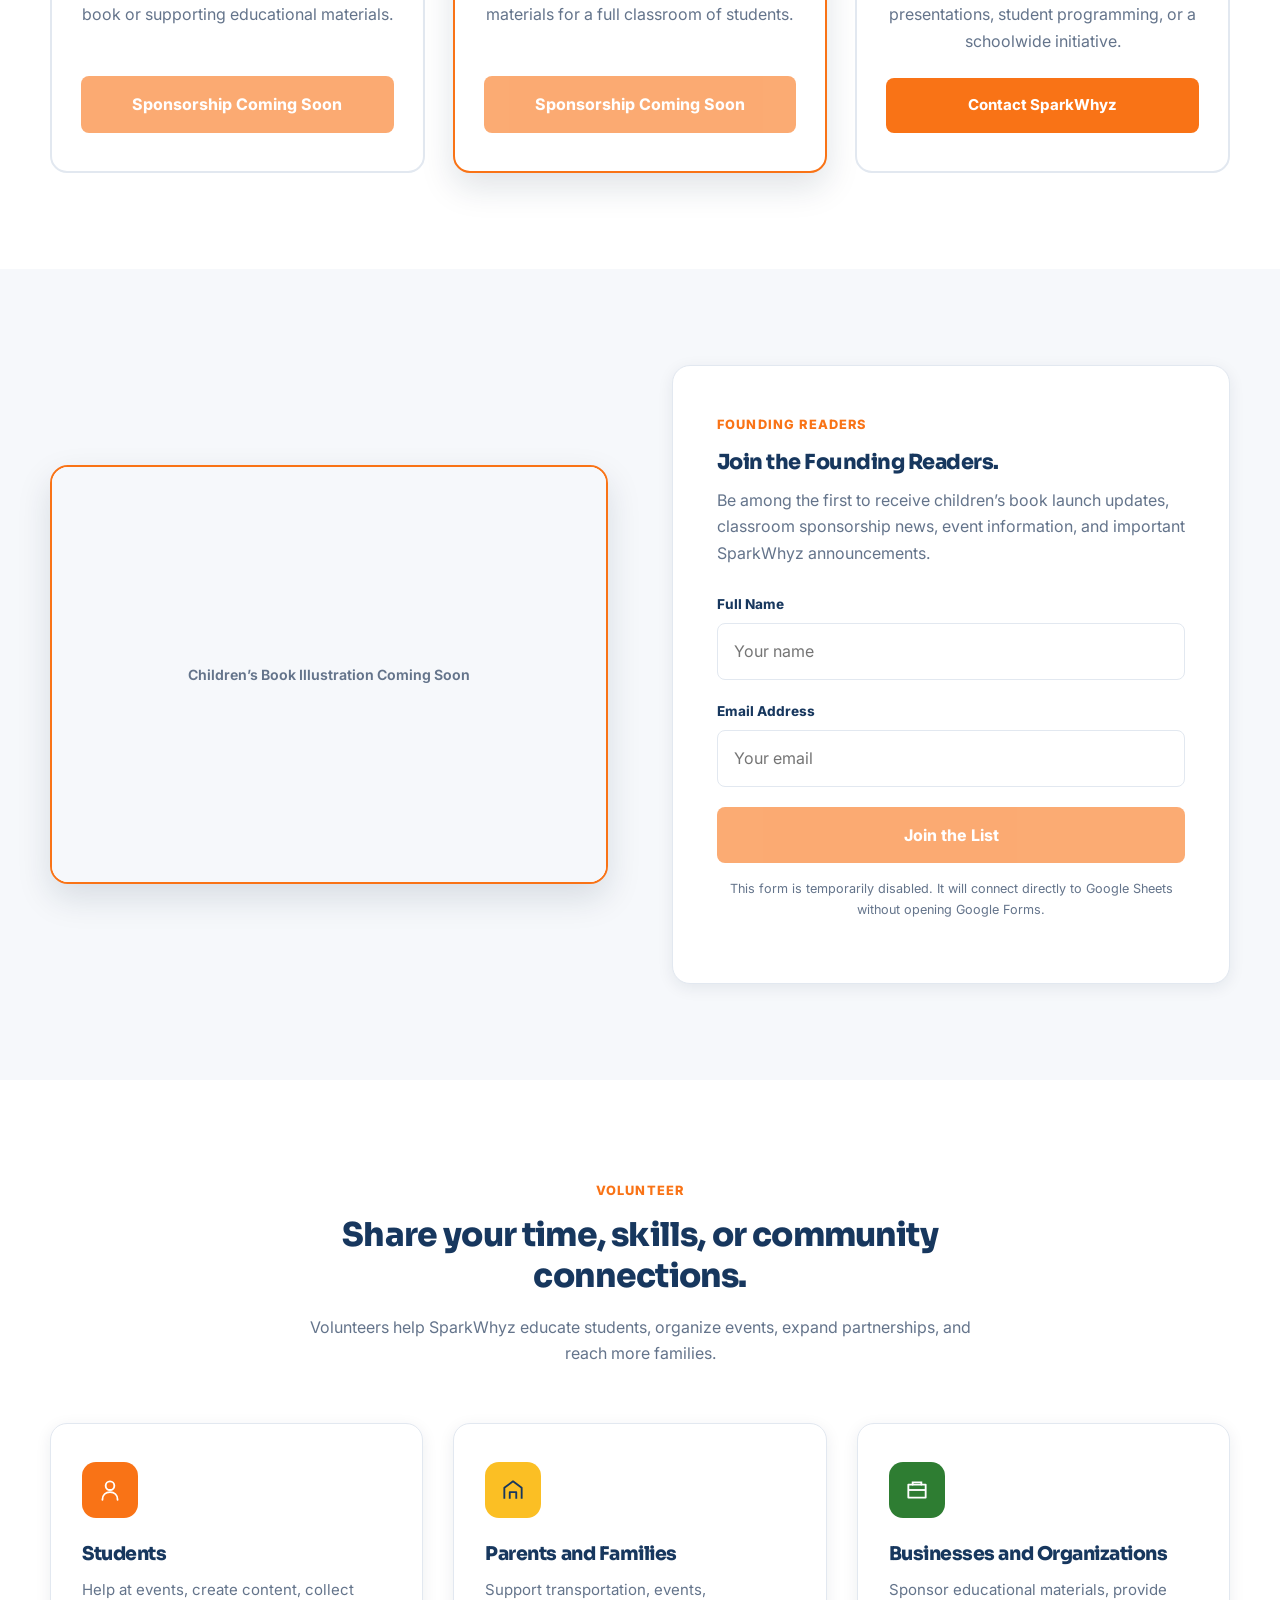
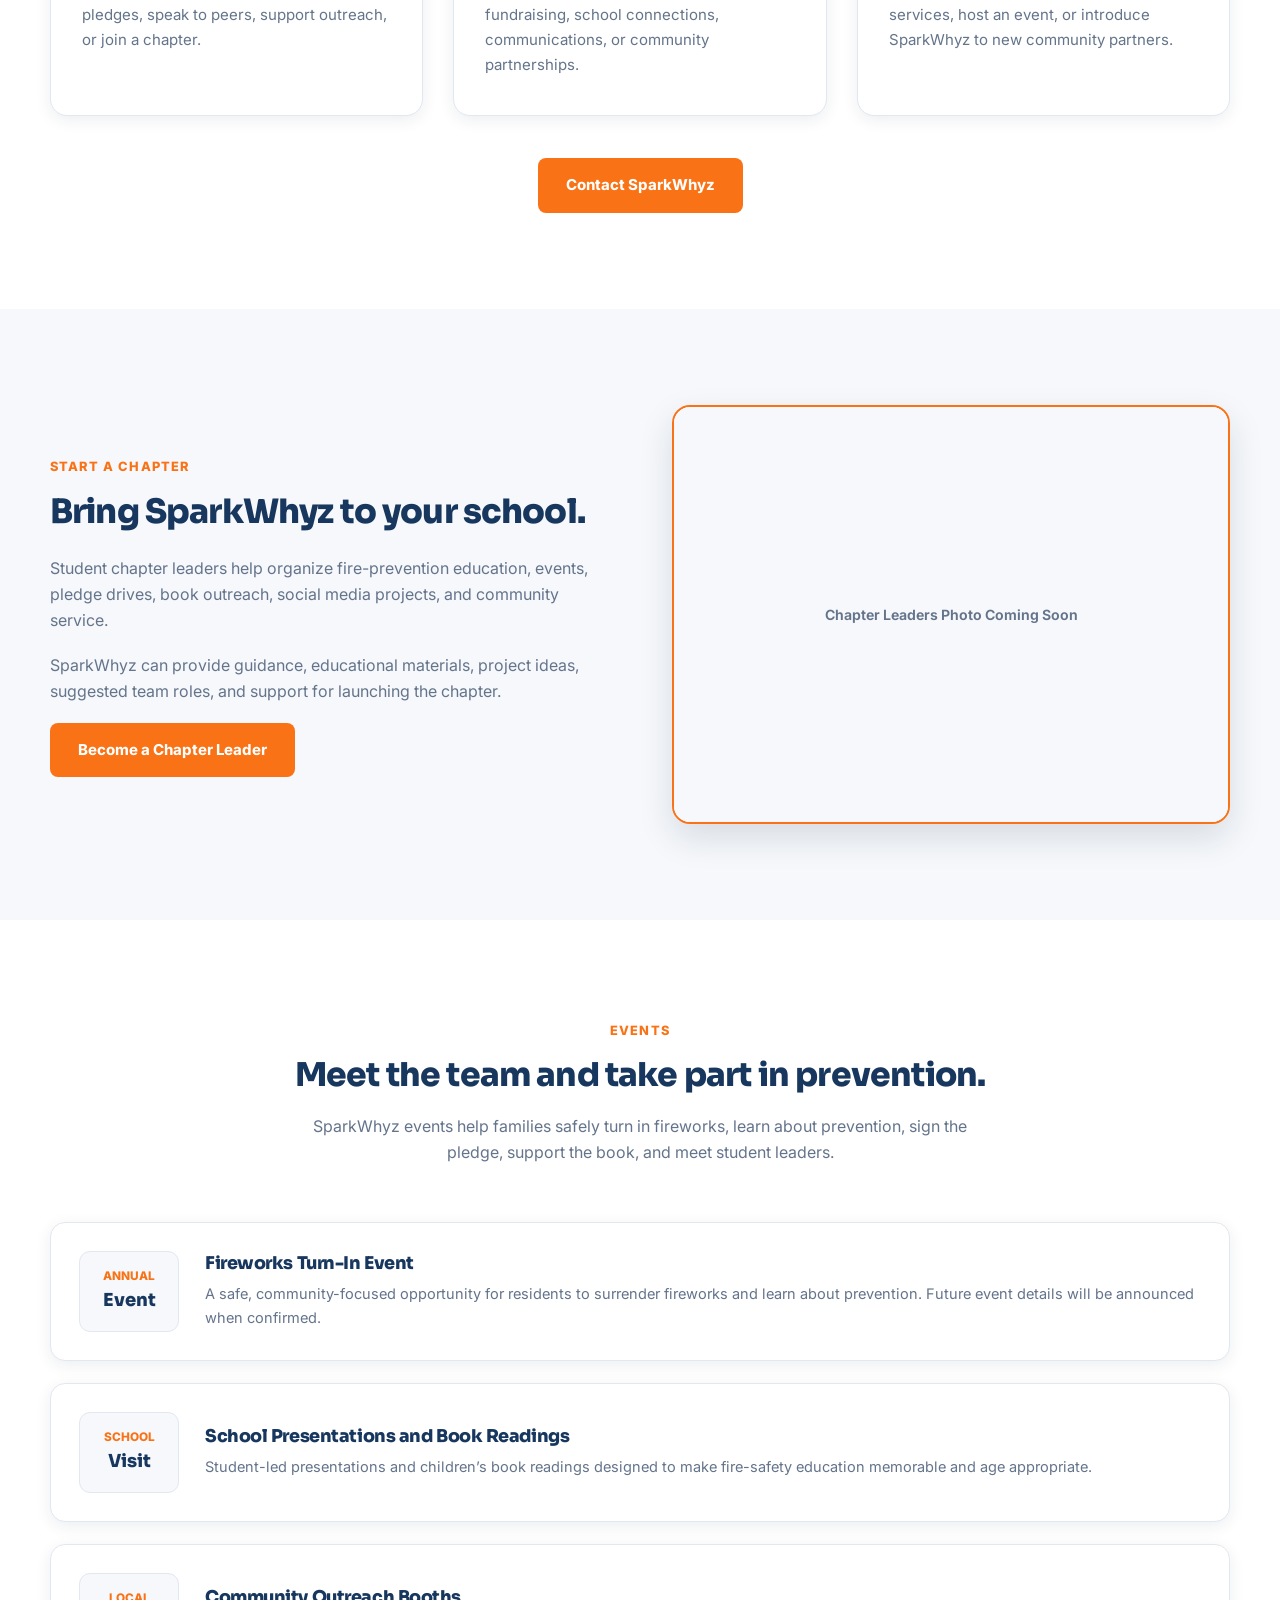
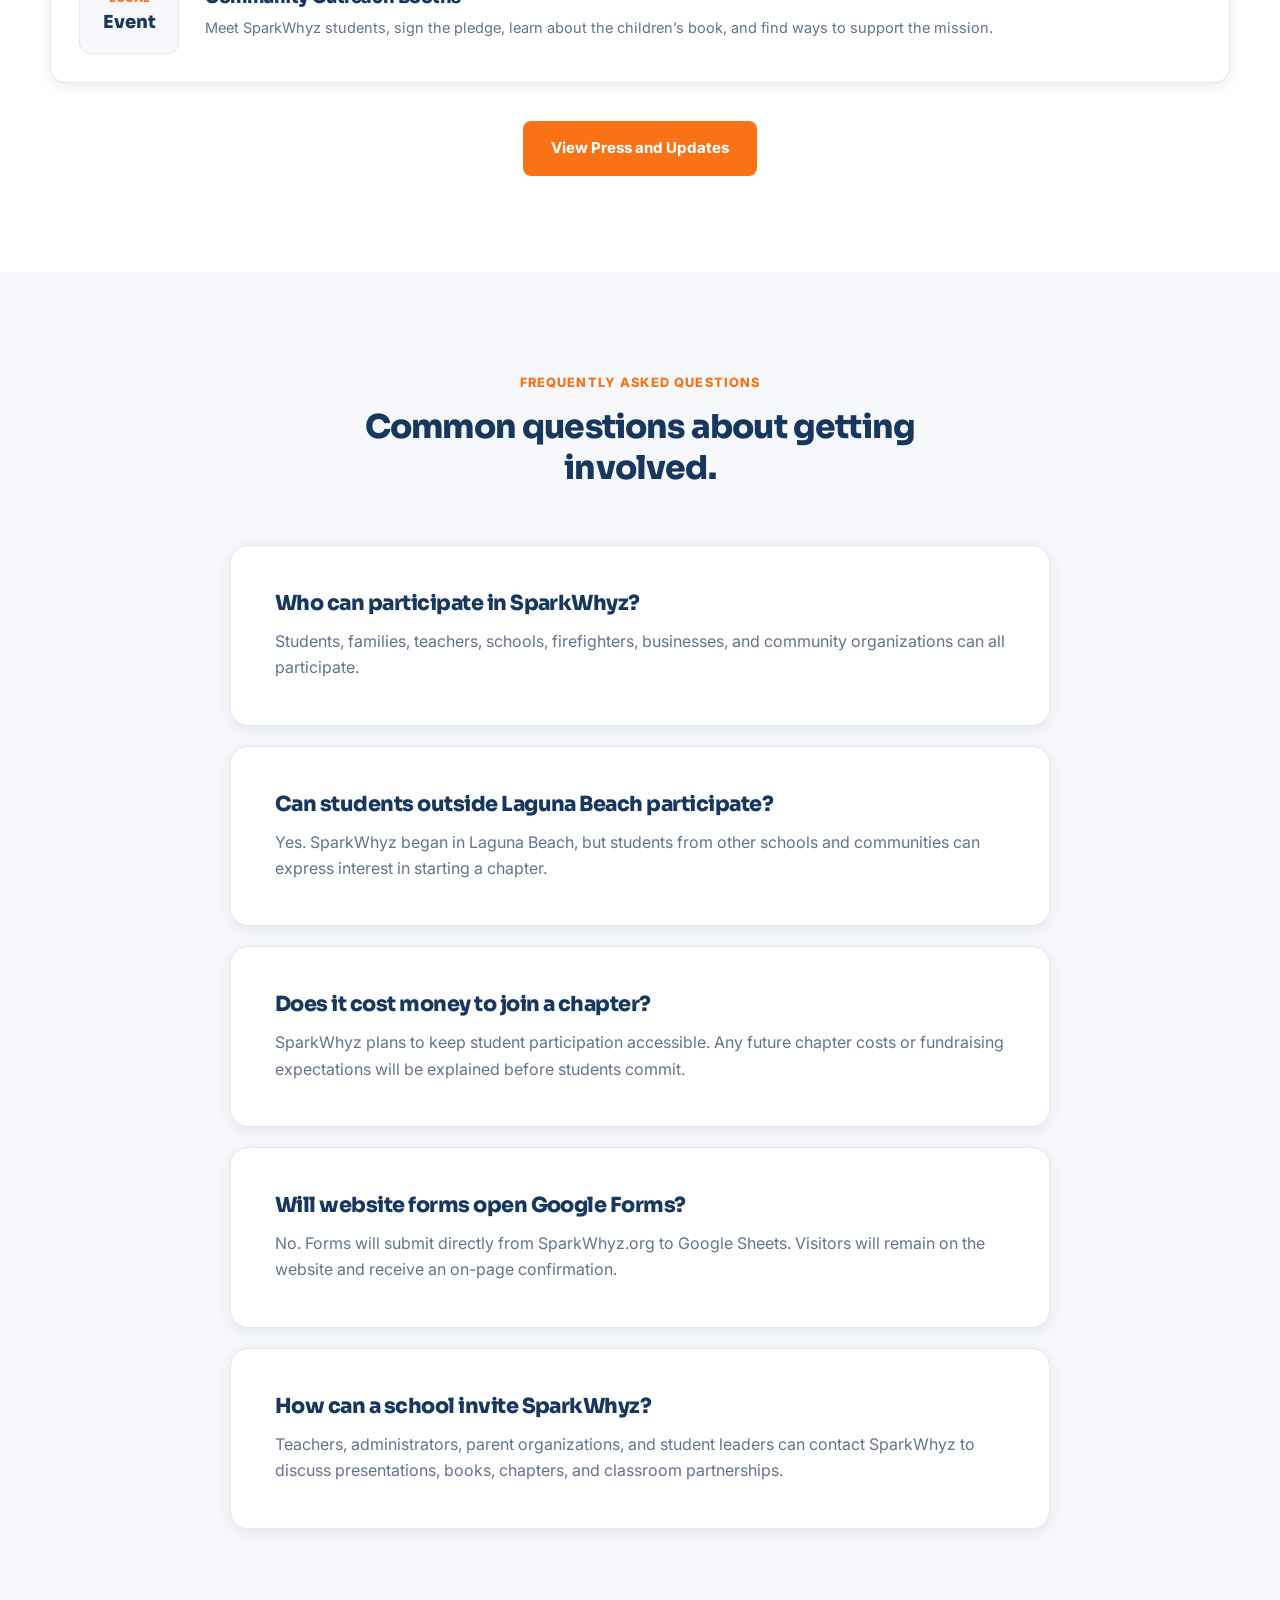
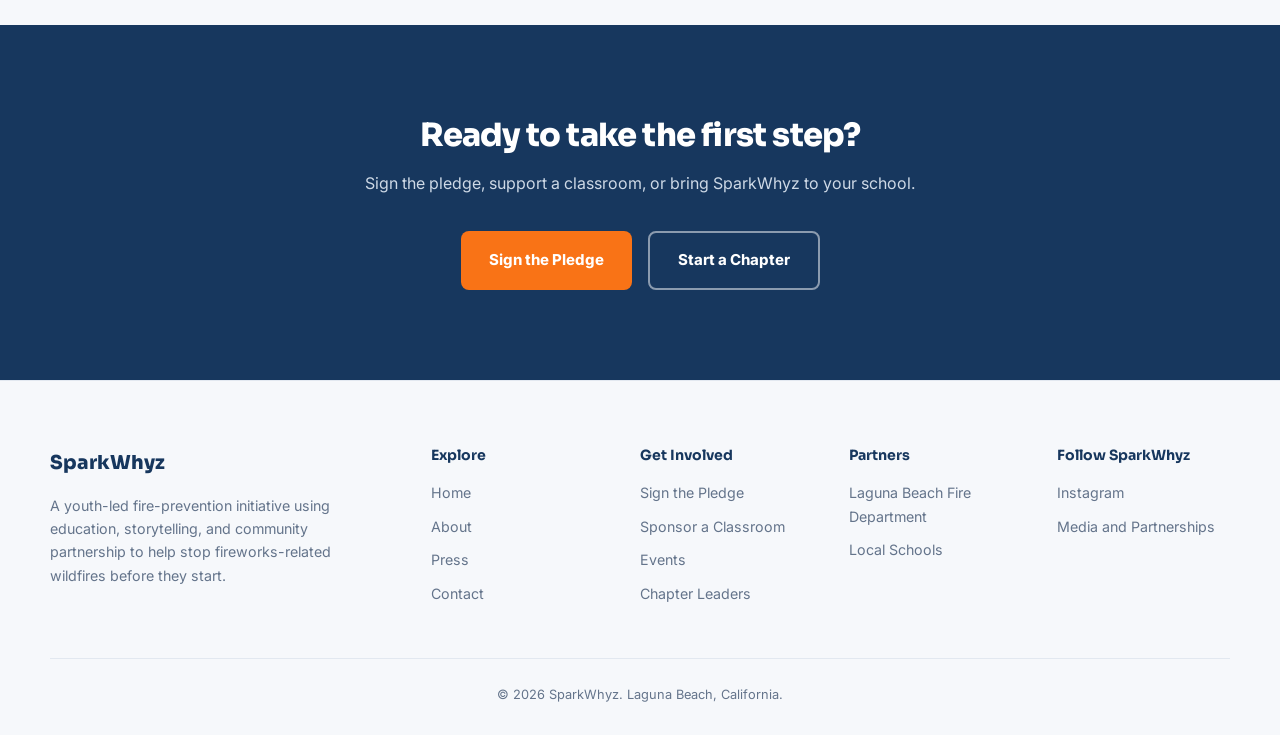
<file: get_involved.html>
<!DOCTYPE html>
<html lang="en">
<head>
  <!-- Google tag (gtag.js) -->
<script async src="https://www.googletagmanager.com/gtag/js?id=G-Q8JG7QYZ1H"></script>
<script>
  window.dataLayer = window.dataLayer || [];
  function gtag(){dataLayer.push(arguments);}
  gtag('js', new Date());

  gtag('config', 'G-Q8JG7QYZ1H');
</script>
  <meta charset="UTF-8">

  <meta
    name="viewport"
    content="width=device-width, initial-scale=1.0"
  >

  <title>Get Involved | SparkWhyz</title>

  <meta
    name="description"
    content="Sign the SparkWhyz pledge, sponsor a classroom, volunteer, attend an event, join the Founding Readers, or start a school chapter."
  >

  <link rel="icon" type="image/x-icon" href="images/favicon.ico">
  <link rel="icon" type="image/png" sizes="32x32" href="images/favicon-32x32.png">
  <link rel="icon" type="image/png" sizes="16x16" href="images/favicon-16x16.png">
  <link rel="apple-touch-icon" href="images/apple-touch-icon.png">

  <link rel="preconnect" href="https://fonts.googleapis.com">
  <link rel="preconnect" href="https://fonts.gstatic.com" crossorigin>

  <link
    href="https://fonts.googleapis.com/css2?family=Sora:wght@400;600;700;800&family=Inter:wght@400;500;600&display=swap"
    rel="stylesheet"
  >

  <link rel="stylesheet" href="css/styles.css">
</head>

<body>

  <header>
    <nav class="container">

      <a
        href="index.html"
        class="logo"
        aria-label="SparkWhyz home"
      >
        <img
          src="images/logo-transparent.png"
          alt="SparkWhyz"
        >
      </a>

      <button
        class="nav-toggle"
        id="navToggle"
        aria-label="Toggle navigation menu"
        aria-expanded="false"
      >
        <span class="bar bar1"></span>
        <span class="bar bar2"></span>
        <span class="bar bar3"></span>
      </button>

      <ul class="nav-links" id="navLinks">

        <li>
          <a href="index.html">Home</a>
        </li>

        <li>
          <a href="about.html">
            About

            <span class="chevron">
              <svg
                width="10"
                height="6"
                viewBox="0 0 10 6"
                fill="none"
                aria-hidden="true"
              >
                <path
                  d="M1 1L5 5L9 1"
                  stroke="currentColor"
                  stroke-width="1.5"
                  stroke-linecap="round"
                  stroke-linejoin="round"
                />
              </svg>
            </span>
          </a>

          <div class="dropdown-wrap">
            <ul class="dropdown">
              <li>
                <a href="about.html#story">Our Story</a>
              </li>

              <li>
                <a href="about.html#mission">Our Mission</a>
              </li>

              <li>
                <a href="about.html#team">Our Team</a>
              </li>

              <li>
                <a href="about.html#momentum">
                  Building Momentum
                </a>
              </li>
            </ul>
          </div>
        </li>

        <li>
          <a href="get_involved.html">
            Get Involved

            <span class="chevron">
              <svg
                width="10"
                height="6"
                viewBox="0 0 10 6"
                fill="none"
                aria-hidden="true"
              >
                <path
                  d="M1 1L5 5L9 1"
                  stroke="currentColor"
                  stroke-width="1.5"
                  stroke-linecap="round"
                  stroke-linejoin="round"
                />
              </svg>
            </span>
          </a>

          <div class="dropdown-wrap">
            <ul class="dropdown">
              <li>
                <a href="get_involved.html#pledge">
                  Sign the Pledge
                </a>
              </li>

              <li>
                <a href="get_involved.html#sponsor">
                  Sponsor a Classroom
                </a>
              </li>

              <li>
                <a href="get_involved.html#events">
                  Events
                </a>
              </li>

              <li>
                <a href="chapter_leaders.html">
                  Become a Chapter Leader
                </a>
              </li>
            </ul>
          </div>
        </li>
<!-- Mehr 8/1 Removing press drop down
        <li>
          <a href="press.html">
            Press

            <span class="chevron">
              <svg
                width="10"
                height="6"
                viewBox="0 0 10 6"
                fill="none"
                aria-hidden="true"
              >
                <path
                  d="M1 1L5 5L9 1"
                  stroke="currentColor"
                  stroke-width="1.5"
                  stroke-linecap="round"
                  stroke-linejoin="round"
                />
              </svg>
            </span>
          </a>

          <div class="dropdown-wrap">
            <ul class="dropdown">
              <li>
                <a href="press.html#turn-in-2026">
                  2nd Fireworks Turn-In Event
                </a>
              </li>

              <li>
                <a href="press.html#citywide-turn-in">
                  Citywide Turn-In Coverage
                </a>
              </li>

              <li>
                <a href="press.html#kids-doing-right-thing">
                  Kids Doing the Right Thing
                </a>
              </li>

              <li>
                <a href="press.html#founding-story">
                  Our Founding Story
                </a>
              </li>
            </ul>
          </div>
        </li>
-->
      <li class="nav-item">
        <a href="press.html" class="nav-link">Press</a>
      </li>
        
        <li>
          <a href="contact.html">Contact</a>
        </li>

        <li>
          <button
            class="theme-toggle"
            id="themeToggleDesktop"
            aria-label="Toggle dark mode"
          >
            <span class="theme-icon"></span>
            <span class="theme-label">Dark Mode</span>
          </button>
        </li>

        <li>
          <a
            href="get_involved.html#pledge"
            class="nav-cta"
          >
            Sign the Pledge
          </a>
        </li>

      </ul>
    </nav>
  </header>


  <main>

    <section class="page-hero">

      <div class="container">

        <span class="eyebrow">
          Get Involved
        </span>

        <h1>
          One action can help prevent the next fire.
        </h1>

        <p>
          Sign the pledge, support a classroom, volunteer,
          attend an event, or bring SparkWhyz to your school.
        </p>

      </div>

    </section>


    <section class="section">

      <div class="container">

        <div class="section-head reveal">

          <span class="section-eyebrow">
            Choose Your Role
          </span>

          <h2>
            There is a way for everyone to help.
          </h2>

          <p>
            Students, families, teachers, businesses,
            firefighters, and community members can all take
            part in preventing fireworks-related fires.
          </p>

        </div>

        <div class="involved-grid">

          <article class="involved-card reveal">

            <h3>
              Sign the Pledge
            </h3>

            <p>
              Commit to avoiding illegal fireworks and helping
              protect people, animals, homes, firefighters,
              and open space.
            </p>

            <a href="#pledge">
              Sign now &rarr;
            </a>

          </article>


          <article class="involved-card reveal reveal-delay-1">

            <h3>
              Sponsor a Classroom
            </h3>

            <p>
              Help provide SparkWhyz books and educational
              materials to students and teachers.
            </p>

            <a href="#sponsor">
              Sponsor a class &rarr;
            </a>

          </article>


          <article class="involved-card reveal reveal-delay-2">

            <h3>
              Start a Chapter
            </h3>

            <p>
              Bring SparkWhyz to your school and lead
              student-driven fire-prevention education,
              events, and service.
            </p>

            <a href="chapter_leaders.html">
              Learn more &rarr;
            </a>

          </article>

        </div>

      </div>

    </section>


    <section
      class="section section-alt"
      id="pledge"
    >

      <div class="container">

        <div class="section-head reveal">

          <span class="section-eyebrow">
            Sign the Pledge
          </span>

          <h2>
            Be the spark that protects.
          </h2>

          <p>
            Make a personal commitment to avoid illegal fireworks,
            encourage safer choices, and help protect your community.
          </p>

        </div>

        <div class="story-grid">

          <div class="story-media reveal">

            <div class="news-thumb">

              <!-- Replace this placeholder later with:
              <img src="images/pledge-event.jpg" alt="Students signing the SparkWhyz pledge">
              -->
              <img src="images/pledge-event.jpg" alt="Students signing the SparkWhyz pledge">
            <!--   Pledge Event Photo Coming Soon -->

            </div>

          </div>


          <div class="form-card reveal reveal-delay-1">

            <h3>
              The SparkWhyz Pledge
            </h3>

            <p>
              I pledge not to buy, possess, light, or encourage
              the use of illegal fireworks. I will make safe choices,
              speak up when something is dangerous, and help protect
              people, animals, homes, firefighters, and the natural
              environment.
            </p>

<!-- Commented out by Mehr 7/27/26
            <form id="pledgeForm" novalidate>

              <div class="form-row">

                <label for="pledgeName">
                  Full Name
                </label>

                <input
                  type="text"
                  id="pledgeName"
                  name="name"
                  placeholder="Your name"
                  autocomplete="name"
                  disabled
                >

              </div>


              <div class="form-row">

                <label for="pledgeEmail">
                  Email Address
                </label>

                <input
                  type="email"
                  id="pledgeEmail"
                  name="email"
                  placeholder="Your email"
                  autocomplete="email"
                  disabled
                >

              </div>


              <div class="form-row">

                <label for="pledgeCity">
                  City
                </label>

                <input
                  type="text"
                  id="pledgeCity"
                  name="city"
                  placeholder="Your city"
                  autocomplete="address-level2"
                  disabled
                >

              </div>


              <button
                type="button"
                class="form-submit"
                disabled
              >
                Sign the Pledge
              </button>

              <p class="form-note">
                This form is temporarily disabled while we connect
                it directly to Google Sheets. Visitors will remain
                on SparkWhyz.org.
              </p>

            </form>
            -->
              <form id="pledgeForm" novalidate>
              
                <div class="form-row">
              
                  <label for="pledgeName">
                    Full Name
                  </label>
              
                  <input
                    type="text"
                    id="pledgeName"
                    name="name"
                    placeholder="Your name"
                    autocomplete="name"
                    maxlength="100"
                    required
                  >
              
                </div>
              
              
                <div class="form-row">
              
                  <label for="pledgeEmail">
                    Email Address
                  </label>
              
                  <input
                    type="email"
                    id="pledgeEmail"
                    name="email"
                    placeholder="Your email"
                    autocomplete="email"
                    maxlength="150"
                    required
                  >
              
                </div>
              
              
                <div class="form-row">
              
                  <label for="pledgeCity">
                    City
                  </label>
              
                  <input
                    type="text"
                    id="pledgeCity"
                    name="city"
                    placeholder="Your city"
                    autocomplete="address-level2"
                    maxlength="100"
                    required
                  >
              
                </div>
              
              
                <!-- Hidden spam-protection field -->
                <div
                  aria-hidden="true"
                  style="
                    position: absolute;
                    left: -9999px;
                    width: 1px;
                    height: 1px;
                    overflow: hidden;
                  "
                >
                  <label for="pledgeWebsite">
                    Website
                  </label>
              
                  <input
                    type="text"
                    id="pledgeWebsite"
                    name="website"
                    tabindex="-1"
                    autocomplete="off"
                  >
                </div>
              
              
                <button
                  type="submit"
                  class="form-submit"
                  id="pledgeSubmit"
                >
                  Sign the Pledge
                </button>
              
              
                <p
                  class="form-note"
                  id="pledgeMessage"
                  role="status"
                  aria-live="polite"
                >
                  Your information will be securely submitted to SparkWhyz.
                </p>
              
              </form>
          </div>

        </div>

      </div>

    </section>


    <section
      class="section"
      id="sponsor"
    >

      <div class="container">

        <div class="section-head reveal">

          <span class="section-eyebrow">
            Sponsor a Classroom
          </span>

          <h2>
            Help put prevention education into students’ hands.
          </h2>

          <p>
            Classroom sponsorships help provide SparkWhyz books,
            educational materials, and student-led safety programming.
          </p>

        </div>


        <div class="story-grid">

          <div class="reveal">

            <span class="section-eyebrow">
              Why Sponsor?
            </span>

            <h2>
              One classroom can influence an entire community.
            </h2>

            <p>
              A sponsored classroom can receive copies of the
              SparkWhyz children’s book, discussion materials,
              and opportunities to participate in student-led
              fire-prevention education.
            </p>

            <p>
              Sponsors help make the program accessible to schools
              and families without placing the full cost on teachers
              or school budgets.
            </p>

            <p>
              Final sponsorship levels will be confirmed after
              printing, classroom-set, and distribution costs
              are finalized.
            </p>

          </div>


          <div class="story-media reveal reveal-delay-1">

            <div class="news-thumb">

              <!-- Replace this placeholder later with:
              <img src="images/classroom-book.jpg" alt="SparkWhyz children's book in a classroom">
              -->

              Classroom Book Photo Coming Soon

            </div>

          </div>

        </div>


        <div
          class="tiers-grid"
          style="margin-top:60px;"
        >

          <article class="tier-card reveal">

            <h3>
              Support a Student
            </h3>

            <div class="price">
              Coming Soon
            </div>

            <p>
              Help provide an individual student with a book
              or supporting educational materials.
            </p>

            <button
              type="button"
              class="form-submit"
              disabled
            >
              Sponsorship Coming Soon
            </button>

          </article>


          <article class="tier-card featured reveal reveal-delay-1">

            <h3>
              Sponsor a Classroom
            </h3>

            <div class="price">
              Coming Soon
            </div>

            <p>
              Help provide books and educational materials
              for a full classroom of students.
            </p>

            <button
              type="button"
              class="form-submit"
              disabled
            >
              Sponsorship Coming Soon
            </button>

          </article>


          <article class="tier-card reveal reveal-delay-2">

            <h3>
              Support a School
            </h3>

            <div class="price">
              Custom
            </div>

            <p>
              Support multiple classrooms, presentations,
              student programming, or a schoolwide initiative.
            </p>

            <a
              href="contact.html"
              class="btn btn-primary"
            >
              Contact SparkWhyz
            </a>

          </article>

        </div>

      </div>

    </section>


    <section
      class="section section-alt"
      id="founding-readers"
    >

      <div class="container story-grid">

        <div class="story-media reveal">

          <div class="news-thumb">

            <!-- Replace this placeholder later with:
            <img src="images/book-illustration.jpg" alt="Illustration from the SparkWhyz children's book">
            -->

            Children’s Book Illustration Coming Soon

          </div>

        </div>


        <div class="form-card reveal reveal-delay-1">

          <span class="section-eyebrow">
            Founding Readers
          </span>

          <h3>
            Join the Founding Readers.
          </h3>

          <p>
            Be among the first to receive children’s book launch
            updates, classroom sponsorship news, event information,
            and important SparkWhyz announcements.
          </p>

          <form id="signupForm" novalidate>

            <div class="form-row">

              <label for="signupName">
                Full Name
              </label>

              <input
                type="text"
                id="signupName"
                name="name"
                placeholder="Your name"
                autocomplete="name"
                disabled
              >

            </div>


            <div class="form-row">

              <label for="signupEmail">
                Email Address
              </label>

              <input
                type="email"
                id="signupEmail"
                name="email"
                placeholder="Your email"
                autocomplete="email"
                disabled
              >

            </div>


            <button
              type="button"
              class="form-submit"
              disabled
            >
              Join the List
            </button>

            <p class="form-note">
              This form is temporarily disabled. It will connect
              directly to Google Sheets without opening Google Forms.
            </p>

          </form>

        </div>

      </div>

    </section>


    <section
      class="section"
      id="volunteer"
    >

      <div class="container">

        <div class="section-head reveal">

          <span class="section-eyebrow">
            Volunteer
          </span>

          <h2>
            Share your time, skills, or community connections.
          </h2>

          <p>
            Volunteers help SparkWhyz educate students,
            organize events, expand partnerships,
            and reach more families.
          </p>

        </div>


        <div class="mission-grid">

          <article class="mission-card reveal">

            <div class="icon">

              <svg
                width="26"
                height="26"
                viewBox="0 0 24 24"
                fill="none"
                aria-hidden="true"
              >
                <circle
                  cx="12"
                  cy="8"
                  r="4"
                  stroke="currentColor"
                  stroke-width="1.7"
                />

                <path
                  d="M5 21C5 16.6 8.1 14 12 14C15.9 14 19 16.6 19 21"
                  stroke="currentColor"
                  stroke-width="1.7"
                  stroke-linecap="round"
                />
              </svg>

            </div>

            <h3>
              Students
            </h3>

            <p>
              Help at events, create content, collect pledges,
              speak to peers, support outreach, or join a chapter.
            </p>

          </article>


          <article class="mission-card reveal reveal-delay-1">

            <div class="icon">

              <svg
                width="26"
                height="26"
                viewBox="0 0 24 24"
                fill="none"
                aria-hidden="true"
              >
                <path
                  d="M4 20V10L12 4L20 10V20"
                  stroke="currentColor"
                  stroke-width="1.7"
                  stroke-linejoin="round"
                />

                <path
                  d="M9 20V14H15V20"
                  stroke="currentColor"
                  stroke-width="1.7"
                  stroke-linejoin="round"
                />
              </svg>

            </div>

            <h3>
              Parents and Families
            </h3>

            <p>
              Support transportation, events, fundraising,
              school connections, communications,
              or community partnerships.
            </p>

          </article>


          <article class="mission-card reveal reveal-delay-2">

            <div class="icon">

              <svg
                width="26"
                height="26"
                viewBox="0 0 24 24"
                fill="none"
                aria-hidden="true"
              >
                <path
                  d="M4 7H20V19H4V7Z"
                  stroke="currentColor"
                  stroke-width="1.7"
                  stroke-linejoin="round"
                />

                <path
                  d="M8 7V5H16V7"
                  stroke="currentColor"
                  stroke-width="1.7"
                  stroke-linecap="round"
                />

                <path
                  d="M4 12H20"
                  stroke="currentColor"
                  stroke-width="1.7"
                />
              </svg>

            </div>

            <h3>
              Businesses and Organizations
            </h3>

            <p>
              Sponsor educational materials, provide services,
              host an event, or introduce SparkWhyz
              to new community partners.
            </p>

          </article>

        </div>


        <div
          class="btn-row"
          style="justify-content:center;margin-top:42px;"
        >

          <a
            href="contact.html"
            class="btn btn-primary"
          >
            Contact SparkWhyz
          </a>

        </div>

      </div>

    </section>


    <section
      class="section section-alt"
      id="chapter-leader"
    >

      <div class="container story-grid">

        <div class="reveal">

          <span class="section-eyebrow">
            Start a Chapter
          </span>

          <h2>
            Bring SparkWhyz to your school.
          </h2>

          <p>
            Student chapter leaders help organize fire-prevention
            education, events, pledge drives, book outreach,
            social media projects, and community service.
          </p>

          <p>
            SparkWhyz can provide guidance, educational materials,
            project ideas, suggested team roles, and support
            for launching the chapter.
          </p>

          <a
            href="chapter_leaders.html"
            class="btn btn-primary"
          >
            Become a Chapter Leader
          </a>

        </div>


        <div class="story-media reveal reveal-delay-1">

          <div class="news-thumb">

            <!-- Replace this placeholder later with:
            <img src="images/chapter-leaders.jpg" alt="SparkWhyz student chapter leaders">
            -->

            Chapter Leaders Photo Coming Soon

          </div>

        </div>

      </div>

    </section>


    <section
      class="section"
      id="events"
    >

      <div class="container">

        <div class="section-head reveal">

          <span class="section-eyebrow">
            Events
          </span>

          <h2>
            Meet the team and take part in prevention.
          </h2>

          <p>
            SparkWhyz events help families safely turn in fireworks,
            learn about prevention, sign the pledge,
            support the book, and meet student leaders.
          </p>

        </div>


        <article class="event-card reveal">

          <div class="event-date">

            <div class="month">
              Annual
            </div>

            <div class="day">
              Event
            </div>

          </div>

          <div class="event-info">

            <h3>
              Fireworks Turn-In Event
            </h3>

            <p>
              A safe, community-focused opportunity for residents
              to surrender fireworks and learn about prevention.
              Future event details will be announced when confirmed.
            </p>

          </div>

        </article>


        <article class="event-card reveal reveal-delay-1">

          <div class="event-date">

            <div class="month">
              School
            </div>

            <div class="day">
              Visit
            </div>

          </div>

          <div class="event-info">

            <h3>
              School Presentations and Book Readings
            </h3>

            <p>
              Student-led presentations and children’s book readings
              designed to make fire-safety education memorable
              and age appropriate.
            </p>

          </div>

        </article>


        <article class="event-card reveal reveal-delay-2">

          <div class="event-date">

            <div class="month">
              Local
            </div>

            <div class="day">
              Event
            </div>

          </div>

          <div class="event-info">

            <h3>
              Community Outreach Booths
            </h3>

            <p>
              Meet SparkWhyz students, sign the pledge,
              learn about the children’s book,
              and find ways to support the mission.
            </p>

          </div>

        </article>


        <div
          class="btn-row"
          style="justify-content:center;margin-top:38px;"
        >

          <a
            href="press.html"
            class="btn btn-primary"
          >
            View Press and Updates
          </a>

        </div>

      </div>

    </section>


    <section
      class="section section-alt"
      id="faq"
    >

      <div class="container">

        <div class="section-head reveal">

          <span class="section-eyebrow">
            Frequently Asked Questions
          </span>

          <h2>
            Common questions about getting involved.
          </h2>

        </div>


        <div
          style="max-width:820px;margin:0 auto;"
        >

          <article
            class="form-card reveal"
            style="max-width:none;margin-bottom:20px;"
          >

            <h3>
              Who can participate in SparkWhyz?
            </h3>

            <p style="margin-bottom:0;">
              Students, families, teachers, schools, firefighters,
              businesses, and community organizations can all
              participate.
            </p>

          </article>


          <article
            class="form-card reveal"
            style="max-width:none;margin-bottom:20px;"
          >

            <h3>
              Can students outside Laguna Beach participate?
            </h3>

            <p style="margin-bottom:0;">
              Yes. SparkWhyz began in Laguna Beach, but students
              from other schools and communities can express
              interest in starting a chapter.
            </p>

          </article>


          <article
            class="form-card reveal"
            style="max-width:none;margin-bottom:20px;"
          >

            <h3>
              Does it cost money to join a chapter?
            </h3>

            <p style="margin-bottom:0;">
              SparkWhyz plans to keep student participation
              accessible. Any future chapter costs or fundraising
              expectations will be explained before students commit.
            </p>

          </article>


          <article
            class="form-card reveal"
            style="max-width:none;margin-bottom:20px;"
          >

            <h3>
              Will website forms open Google Forms?
            </h3>

            <p style="margin-bottom:0;">
              No. Forms will submit directly from SparkWhyz.org
              to Google Sheets. Visitors will remain on the website
              and receive an on-page confirmation.
            </p>

          </article>


          <article
            class="form-card reveal"
            style="max-width:none;"
          >

            <h3>
              How can a school invite SparkWhyz?
            </h3>

            <p style="margin-bottom:0;">
              Teachers, administrators, parent organizations,
              and student leaders can contact SparkWhyz
              to discuss presentations, books, chapters,
              and classroom partnerships.
            </p>

          </article>

        </div>

      </div>

    </section>


    <section class="signup">

      <div class="container">

        <h2>
          Ready to take the first step?
        </h2>

        <p>
          Sign the pledge, support a classroom,
          or bring SparkWhyz to your school.
        </p>

        <div
          class="btn-row"
          style="justify-content:center;"
        >

          <a
            href="#pledge"
            class="btn btn-primary"
          >
            Sign the Pledge
          </a>

          <a
            href="chapter_leaders.html"
            class="btn btn-outline"
          >
            Start a Chapter
          </a>

        </div>

      </div>

    </section>

  </main>


  <footer>

    <div class="container">

      <div class="footer-grid">

        <div class="footer-brand">

          <div class="logo">
            SparkWhyz
          </div>

          <p>
            A youth-led fire-prevention initiative using education,
            storytelling, and community partnership to help stop
            fireworks-related wildfires before they start.
          </p>

        </div>


        <div>

          <h4>
            Explore
          </h4>

          <ul>
            <li>
              <a href="index.html">Home</a>
            </li>

            <li>
              <a href="about.html">About</a>
            </li>

            <li>
              <a href="press.html">Press</a>
            </li>

            <li>
              <a href="contact.html">Contact</a>
            </li>
          </ul>

        </div>


        <div>

          <h4>
            Get Involved
          </h4>

          <ul>
            <li>
              <a href="get_involved.html#pledge">
                Sign the Pledge
              </a>
            </li>

            <li>
              <a href="get_involved.html#sponsor">
                Sponsor a Classroom
              </a>
            </li>

            <li>
              <a href="get_involved.html#events">
                Events
              </a>
            </li>

            <li>
              <a href="chapter_leaders.html">
                Chapter Leaders
              </a>
            </li>
          </ul>

        </div>


        <div>

          <h4>
            Partners
          </h4>

          <ul>
            <li>
              <a href="fire_department.html">
                Laguna Beach Fire Department
              </a>
            </li>

            <li>
              <a href="schools.html">
                Local Schools
              </a>
            </li>
          </ul>

        </div>


        <div>

          <h4>
            Follow SparkWhyz
          </h4>

          <ul>
            <li>
              <a
                href="https://www.instagram.com/sparkwhyz/"
                target="_blank"
                rel="noopener noreferrer"
              >
                Instagram
              </a>
            </li>

            <li>
              <a href="contact.html">
                Media and Partnerships
              </a>
            </li>
          </ul>

        </div>

      </div>


      <div class="footer-bottom">
        &copy; 2026 SparkWhyz. Laguna Beach, California.
      </div>

    </div>

  </footer>


  <div
    class="modal-overlay"
    id="chapterModal"
    aria-hidden="true"
  >

    <div
      class="modal-card"
      role="dialog"
      aria-modal="true"
      aria-labelledby="chapterModalTitle"
    >

      <button
        class="modal-close"
        aria-label="Close"
      >
        &times;
      </button>

      <div class="modal-eyebrow">
        Get Involved
      </div>

      <h2 id="chapterModalTitle">
        Looking for Chapter Leads
      </h2>

      <p>
        Help bring SparkWhyz’s fire-safety mission
        to your school or neighborhood. We are looking
        for motivated students who are ready to lead.
      </p>

      <a
        href="chapter_leaders.html"
        class="modal-btn"
      >
        Learn More
        <span aria-hidden="true">&rarr;</span>
      </a>

    </div>

  </div>


  <script src="js/main.js"></script>

  <!-- Mehr added 7/27/26 -->
  <script>
  document.addEventListener("DOMContentLoaded", function () {
    const pledgeForm = document.getElementById("pledgeForm");

    if (!pledgeForm) {
      return;
    }

    const submitButton = document.getElementById("pledgeSubmit");
    const message = document.getElementById("pledgeMessage");

    /*
      Replace the URL below with the Google Apps Script
      Web app URL that ends in /exec.
    */
    const SCRIPT_URL =
      "https://script.google.com/macros/s/AKfycbxFCMCjCIT_DMamXw32iDOwxZNzFYjFDw36OZx5FlJYAtnRETX4f4iv_-kpYD2Zr5ow/exec";

    pledgeForm.addEventListener("submit", async function (event) {
      event.preventDefault();

      const nameInput = document.getElementById("pledgeName");
      const emailInput = document.getElementById("pledgeEmail");
      const cityInput = document.getElementById("pledgeCity");

      const name = nameInput.value.trim();
      const email = emailInput.value.trim();
      const city = cityInput.value.trim();

      if (!name || !email || !city) {
        message.textContent =
          "Please complete your name, email address, and city.";
        message.style.color = "#b42318";
        return;
      }

      if (!emailInput.checkValidity()) {
        message.textContent =
          "Please enter a valid email address.";
        message.style.color = "#b42318";
        emailInput.focus();
        return;
      }

      if (
        !SCRIPT_URL ||
        SCRIPT_URL.includes("PASTE_YOUR")
      ) {
        message.textContent =
          "The pledge form has not been connected yet.";
        message.style.color = "#b42318";
        return;
      }

      submitButton.disabled = true;
      submitButton.textContent = "Submitting...";

      message.textContent =
        "Submitting your pledge...";
      message.style.color = "";

      try {
        const formData = new FormData(pledgeForm);
        const requestBody = new URLSearchParams(formData);

        await fetch(SCRIPT_URL, {
          method: "POST",
          mode: "no-cors",
          body: requestBody
        });

        pledgeForm.reset();

        message.textContent =
          "Thank you for signing the SparkWhyz Pledge!";
        message.style.color = "#157347";

        submitButton.textContent = "Pledge Signed";

        window.setTimeout(function () {
          submitButton.disabled = false;
          submitButton.textContent = "Sign the Pledge";
        }, 3000);

      } catch (error) {
        console.error("Pledge submission error:", error);

        message.textContent =
          "We could not submit your pledge. Please try again.";
        message.style.color = "#b42318";

        submitButton.disabled = false;
        submitButton.textContent = "Sign the Pledge";
      }
    });
  });
</script>
</body>
</html>
</file>
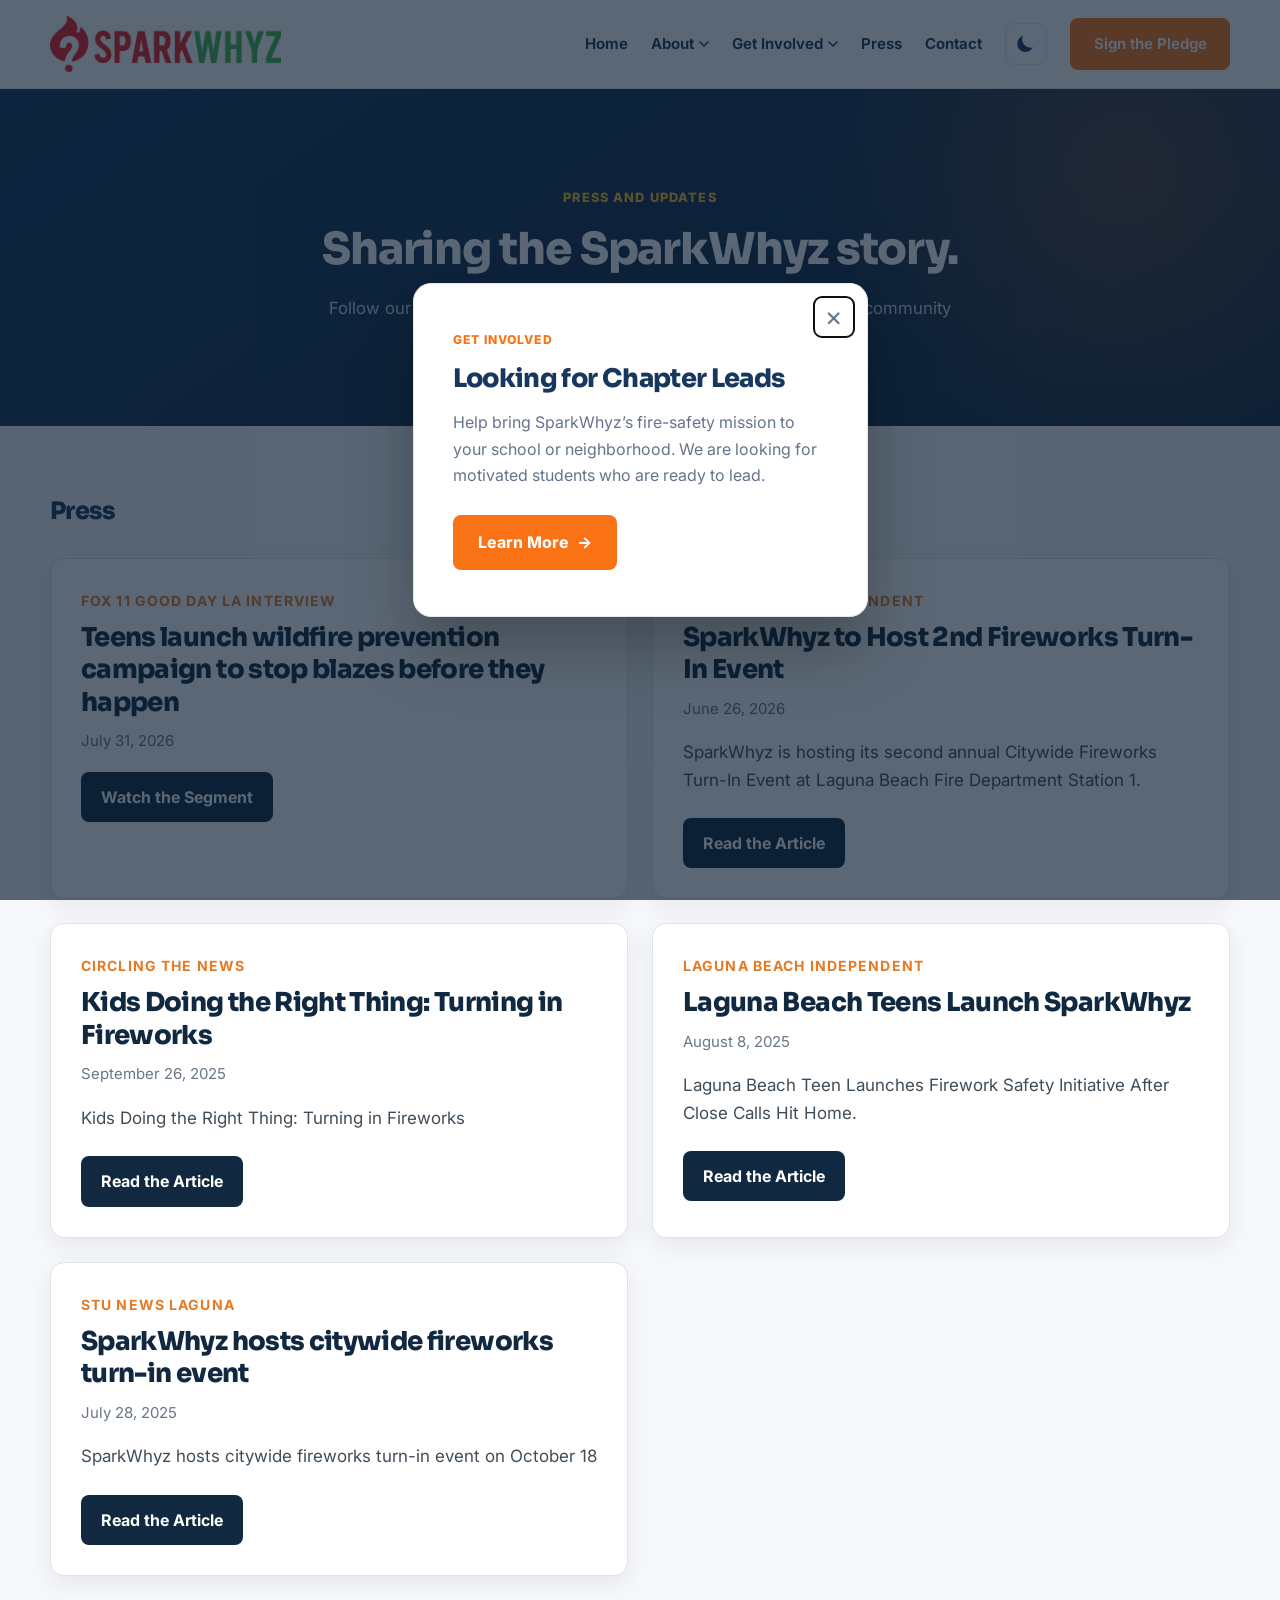
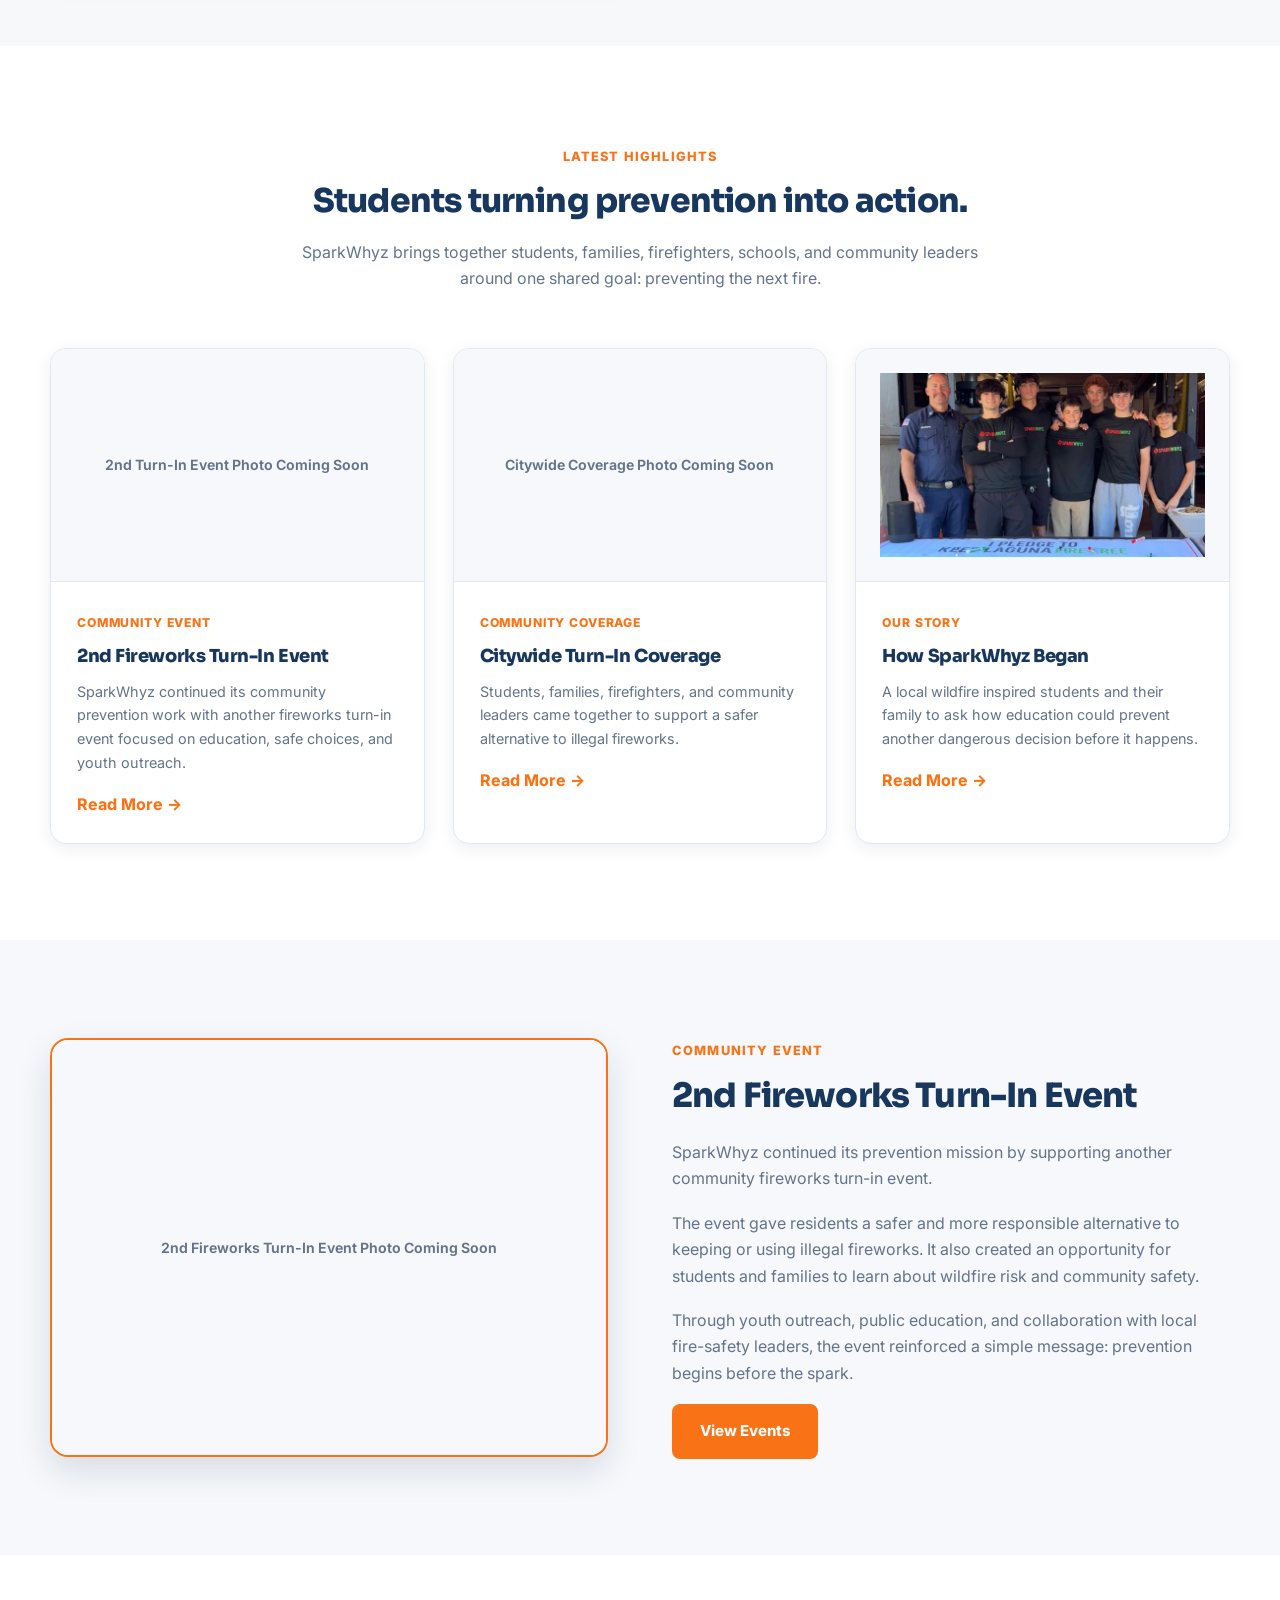
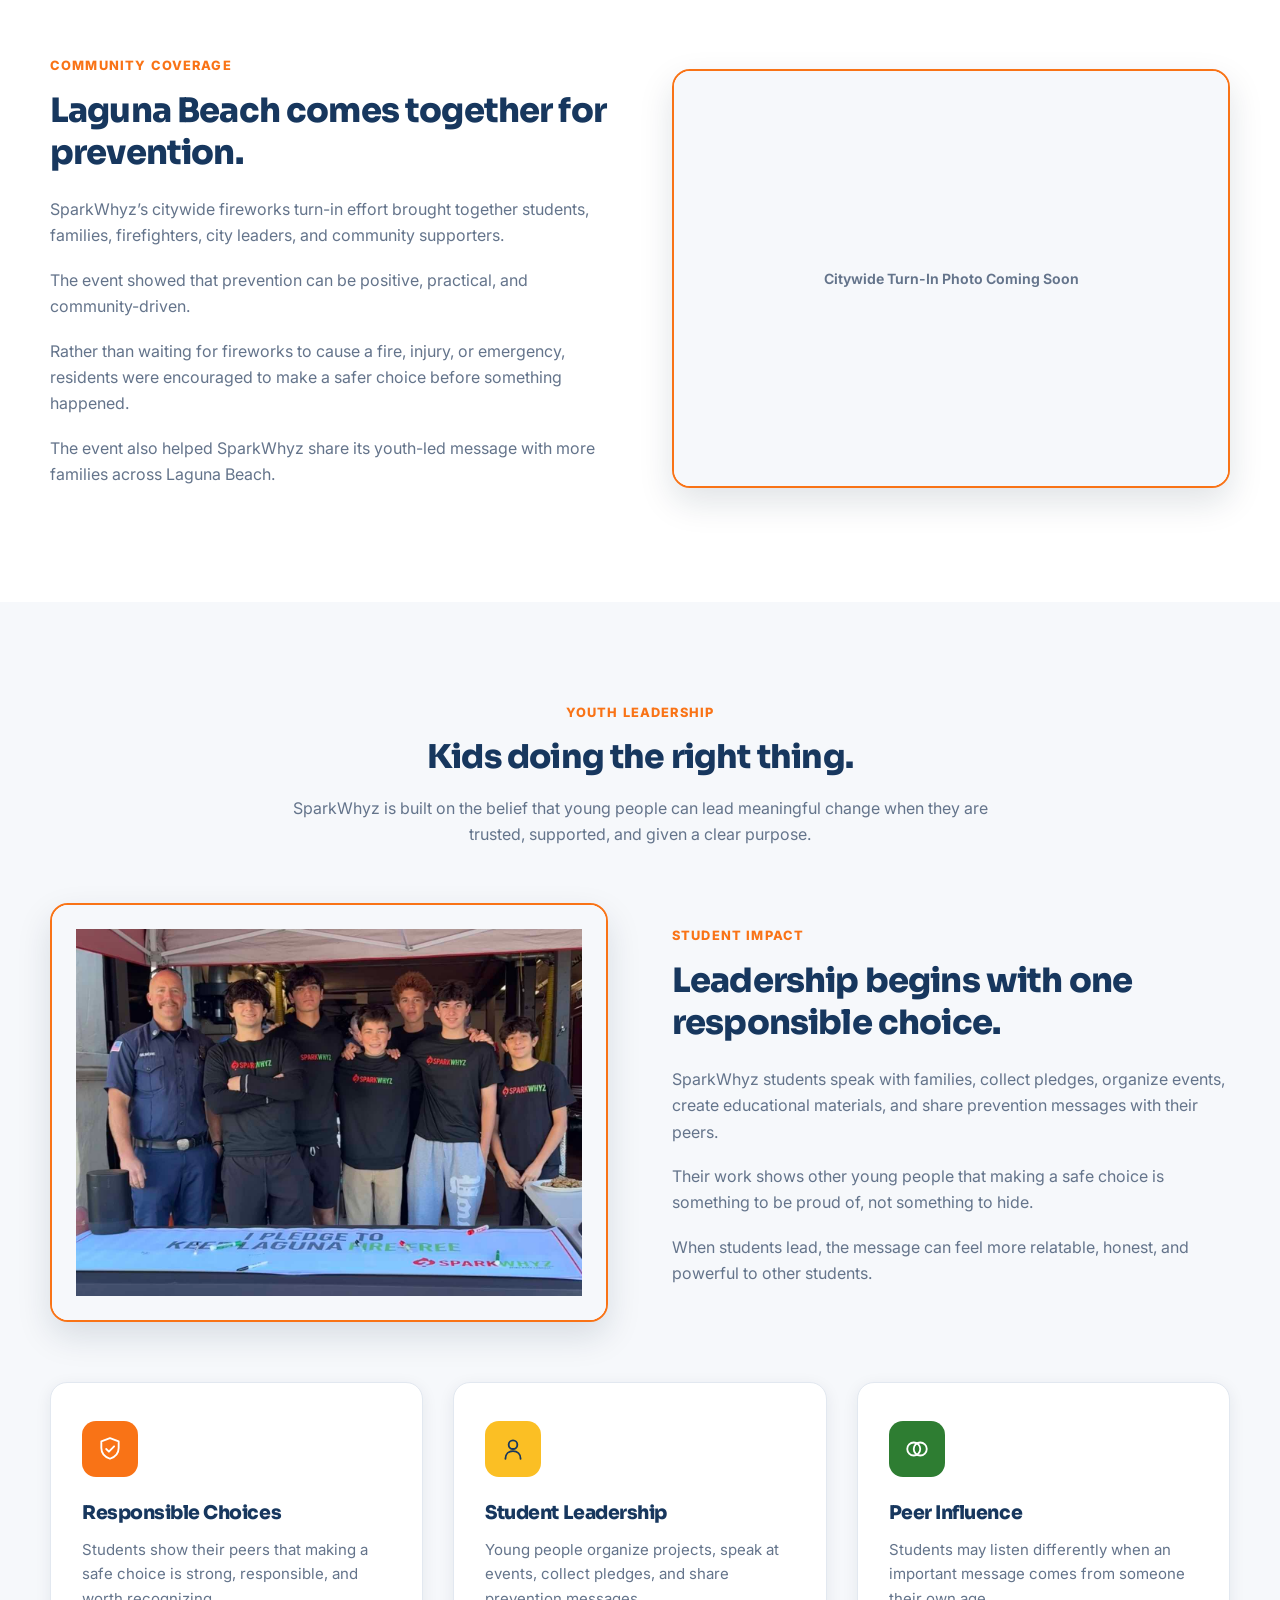
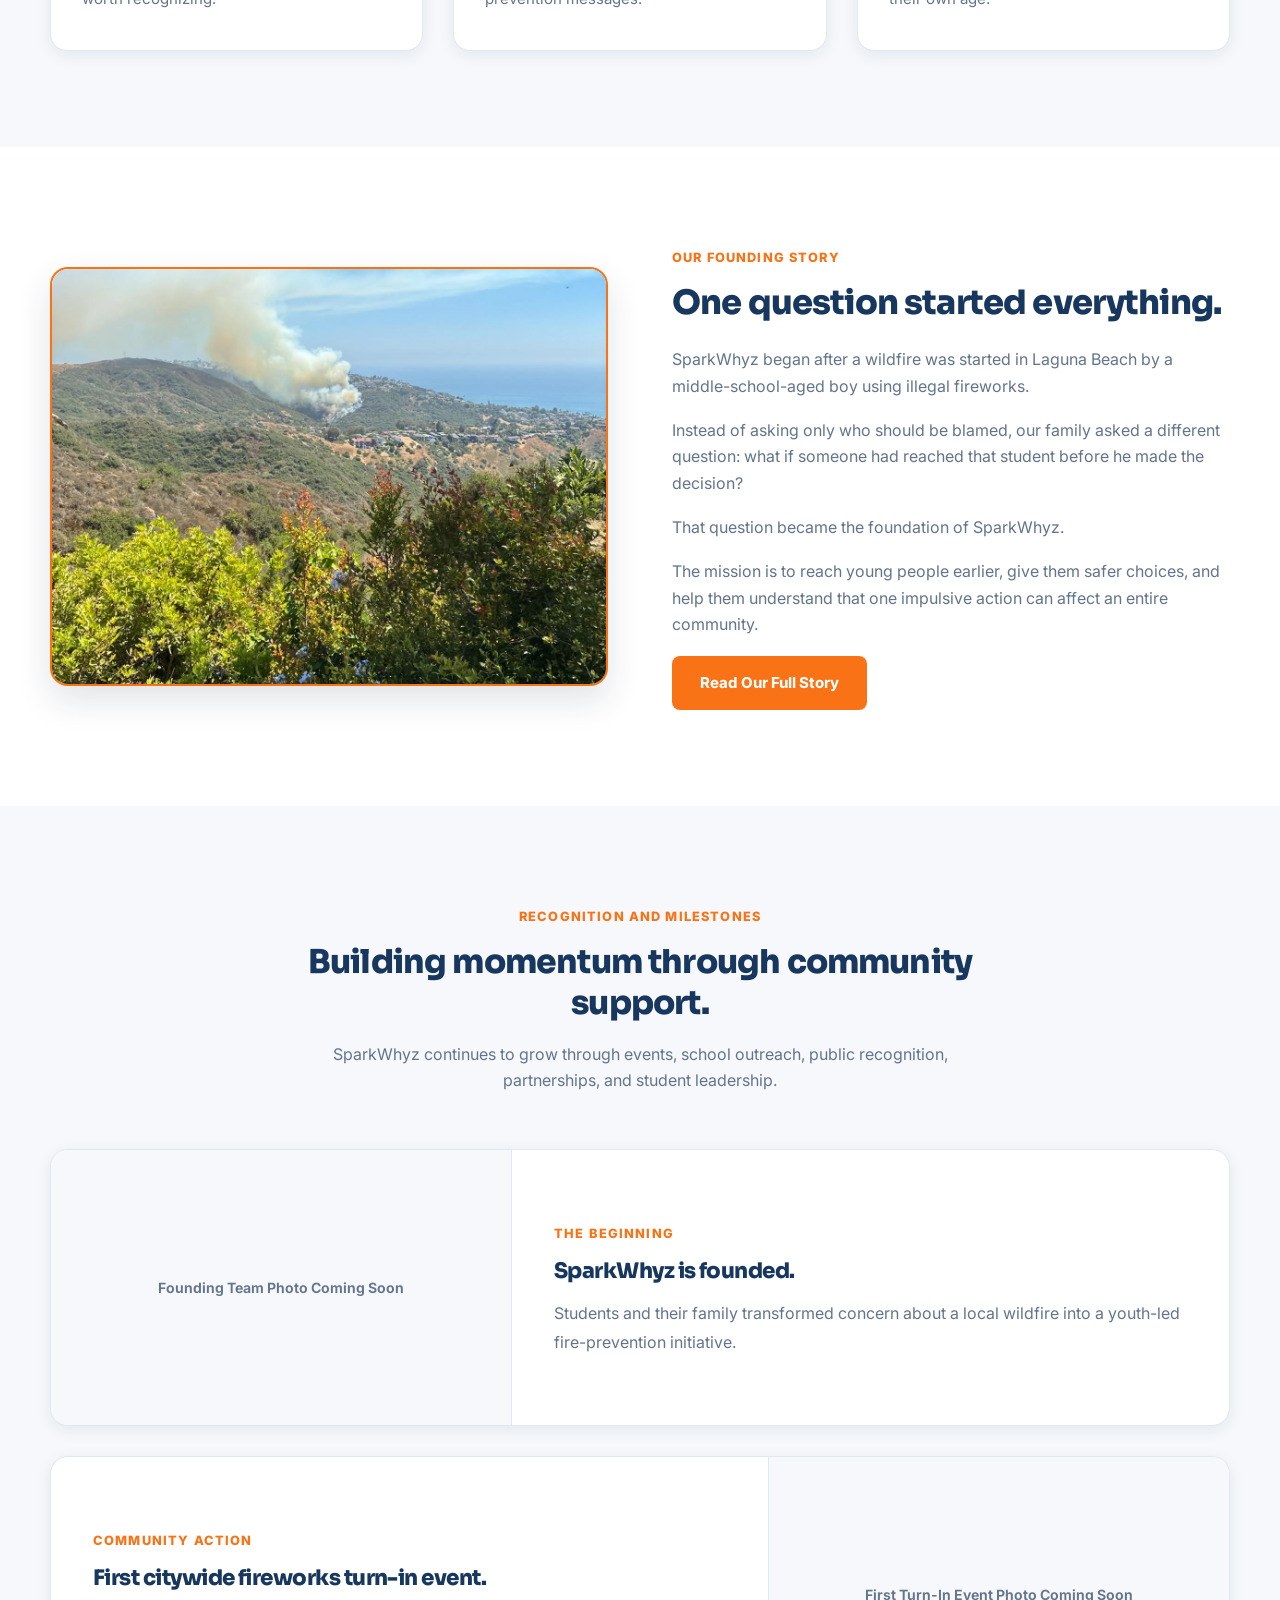
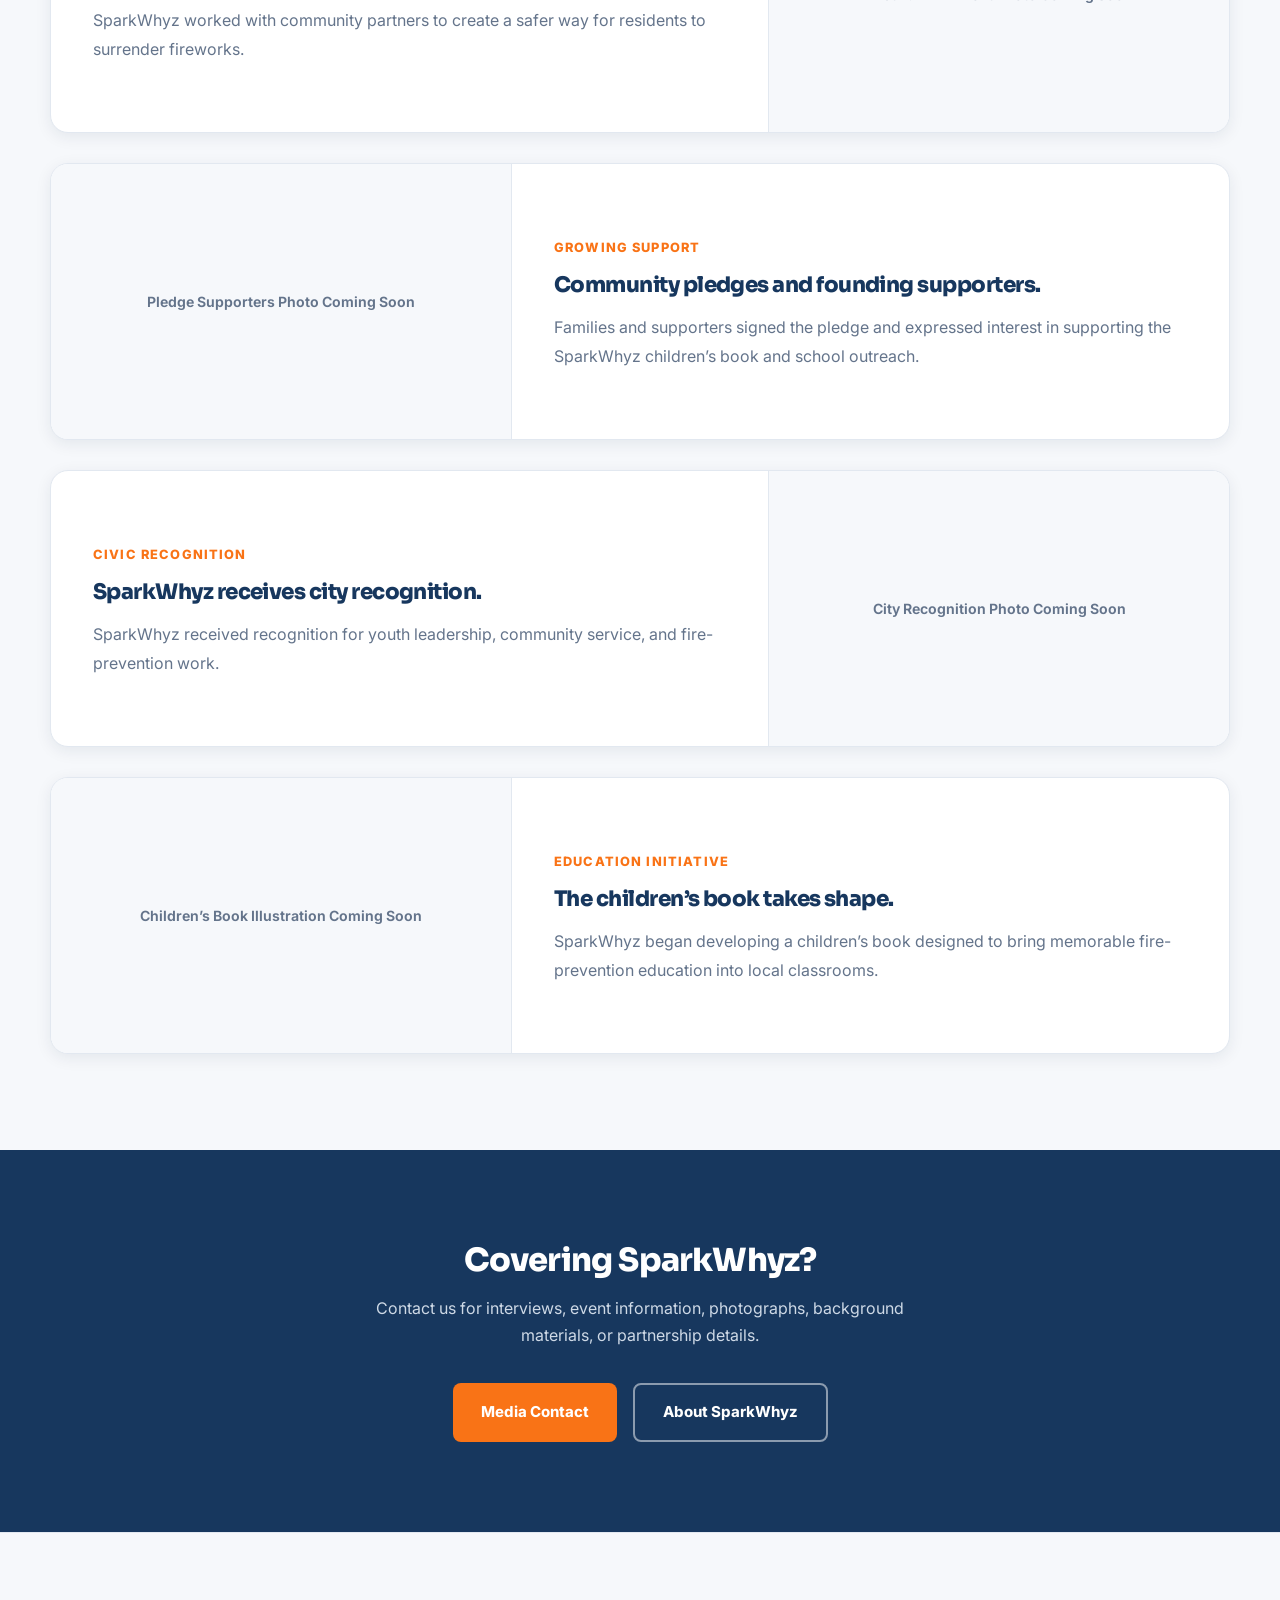
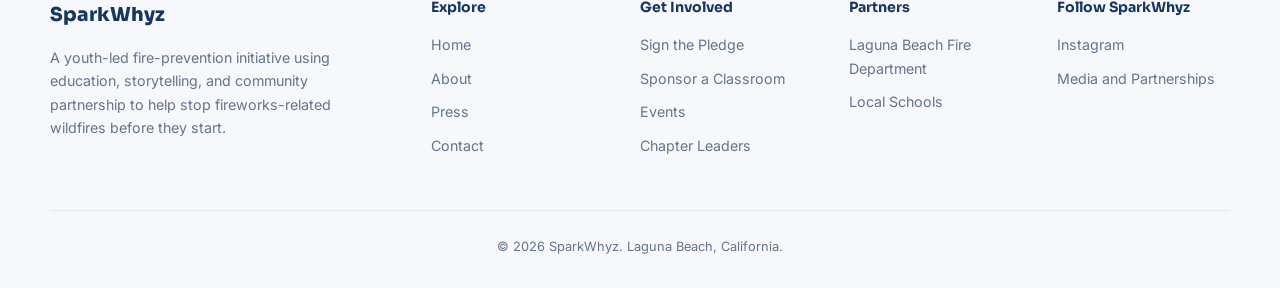
<file: press.html>
<!DOCTYPE html>
<html lang="en">
<head>
  <!-- Google tag (gtag.js) -->
<script async src="https://www.googletagmanager.com/gtag/js?id=G-Q8JG7QYZ1H"></script>
<script>
  window.dataLayer = window.dataLayer || [];
  function gtag(){dataLayer.push(arguments);}
  gtag('js', new Date());

  gtag('config', 'G-Q8JG7QYZ1H');
</script>
  <meta charset="UTF-8">

  <meta
    name="viewport"
    content="width=device-width, initial-scale=1.0"
  >

  <title>Press and Updates | SparkWhyz</title>

  <meta
    name="description"
    content="Read SparkWhyz press coverage, event updates, community recognition, youth leadership stories, and the founding story behind our fire-prevention mission."
  >

  <link rel="icon" type="image/x-icon" href="images/favicon.ico">
  <link rel="icon" type="image/png" sizes="32x32" href="images/favicon-32x32.png">
  <link rel="icon" type="image/png" sizes="16x16" href="images/favicon-16x16.png">
  <link rel="apple-touch-icon" href="images/apple-touch-icon.png">

  <link rel="preconnect" href="https://fonts.googleapis.com">
  <link rel="preconnect" href="https://fonts.gstatic.com" crossorigin>

  <link
    href="https://fonts.googleapis.com/css2?family=Sora:wght@400;600;700;800&family=Inter:wght@400;500;600&display=swap"
    rel="stylesheet"
  >

  <link rel="stylesheet" href="css/styles.css">
</head>

<body>

  <header>
    <nav class="container">

      <a
        href="index.html"
        class="logo"
        aria-label="SparkWhyz home"
      >
        <img
          src="images/logo-transparent.png"
          alt="SparkWhyz"
        >
      </a>

      <button
        class="nav-toggle"
        id="navToggle"
        aria-label="Toggle navigation menu"
        aria-expanded="false"
      >
        <span class="bar bar1"></span>
        <span class="bar bar2"></span>
        <span class="bar bar3"></span>
      </button>

      <ul class="nav-links" id="navLinks">

        <li>
          <a href="index.html">Home</a>
        </li>

        <li>
          <a href="about.html">
            About

            <span class="chevron">
              <svg
                width="10"
                height="6"
                viewBox="0 0 10 6"
                fill="none"
                aria-hidden="true"
              >
                <path
                  d="M1 1L5 5L9 1"
                  stroke="currentColor"
                  stroke-width="1.5"
                  stroke-linecap="round"
                  stroke-linejoin="round"
                />
              </svg>
            </span>
          </a>

          <div class="dropdown-wrap">
            <ul class="dropdown">

              <li>
                <a href="about.html#story">
                  Our Story
                </a>
              </li>

              <li>
                <a href="about.html#mission">
                  Our Mission
                </a>
              </li>

              <li>
                <a href="about.html#team">
                  Our Team
                </a>
              </li>

              <li>
                <a href="about.html#momentum">
                  Building Momentum
                </a>
              </li>

            </ul>
          </div>
        </li>

        <li>
          <a href="get_involved.html">
            Get Involved

            <span class="chevron">
              <svg
                width="10"
                height="6"
                viewBox="0 0 10 6"
                fill="none"
                aria-hidden="true"
              >
                <path
                  d="M1 1L5 5L9 1"
                  stroke="currentColor"
                  stroke-width="1.5"
                  stroke-linecap="round"
                  stroke-linejoin="round"
                />
              </svg>
            </span>
          </a>

          <div class="dropdown-wrap">
            <ul class="dropdown">

              <li>
                <a href="get_involved.html#pledge">
                  Sign the Pledge
                </a>
              </li>

              <li>
                <a href="get_involved.html#sponsor">
                  Sponsor a Classroom
                </a>
              </li>

              <li>
                <a href="get_involved.html#events">
                  Events
                </a>
              </li>

              <li>
                <a href="chapter_leaders.html">
                  Become a Chapter Leader
                </a>
              </li>

            </ul>
          </div>
        </li>
   <!-- Mehr 8/1/26 removing drop down press menu
        <li>
          <a href="press.html">
            Press

            <span class="chevron">
              <svg
                width="10"
                height="6"
                viewBox="0 0 10 6"
                fill="none"
                aria-hidden="true"
              >
                <path
                  d="M1 1L5 5L9 1"
                  stroke="currentColor"
                  stroke-width="1.5"
                  stroke-linecap="round"
                  stroke-linejoin="round"
                />
              </svg>
            </span>
          </a>
-->
          <!-- Mehr 7/30/26 removing drop down press menu
          <div class="dropdown-wrap">
            <ul class="dropdown">

              <li>
                <a href="press.html#turn-in-2026">
                  2nd Fireworks Turn-In Event
                </a>
              </li>

              <li>
                <a href="press.html#citywide-turn-in">
                  Citywide Turn-In Coverage
                </a>
              </li>

              <li>
                <a href="press.html#kids-doing-right-thing">
                  Kids Doing the Right Thing
                </a>
              </li>

              <li>
                <a href="press.html#founding-story">
                  Our Founding Story
                </a>
              </li>

            </ul>
          </div>
        </li>
-->
        <!--Mehr Adding Simple Press Menu Item--> 
        <li class="nav-item">
          <a href="press.html" class="nav-link">Press</a>
        </li>
        
        <li>
          <a href="contact.html">Contact</a>
        </li>

        <li>
          <button
            class="theme-toggle"
            id="themeToggleDesktop"
            aria-label="Toggle dark mode"
          >
            <span class="theme-icon"></span>
            <span class="theme-label">Dark Mode</span>
          </button>
        </li>

        <li>
          <a
            href="get_involved.html#pledge"
            class="nav-cta"
          >
            Sign the Pledge
          </a>
        </li>

      </ul>
    </nav>
  </header>


  <main>

    <section class="page-hero">

      <div class="container">

        <span class="eyebrow">
          Press and Updates
        </span>

        <h1>
          Sharing the SparkWhyz story.
        </h1>

        <p>
          Follow our events, partnerships, youth leadership,
          school outreach, community recognition,
          and fire-prevention work.
        </p>

      </div>

    </section>

    <!-- Mehr 7/30/26 Added New Press Articles -->

    <section class="press-section">
        <div class="container">
      
          <h1>Press</h1>
      
          <div class="press-grid">

             <article class="press-card">
              <p class="press-source">Fox 11 Good Day LA Interview</p>
      
              <h2>
                Teens launch wildfire prevention campaign to stop blazes before they happen
              </h2>
              <p class="press-date">July 31, 2026</p>
                <a
                href="https://www.foxla.com/video/fmc-k940xwfcd0i8ajvh"
                class="press-link"
                target="_blank"
                rel="noopener noreferrer"
              >
                Watch the Segment
              </a>
            </article>
          
            <article class="press-card">
              <p class="press-source">Laguna Beach Independent</p>
      
              <h2>
                SparkWhyz to Host 2nd Fireworks Turn-In Event
              </h2>
      
              <p class="press-date">June 26, 2026</p>
      
              <p class="press-description">
                SparkWhyz is hosting its second annual Citywide Fireworks Turn-In
                Event at Laguna Beach Fire Department Station 1.
              </p>
      
              <a
                href="https://www.lagunabeachindy.com/news/sparkwhyz-to-host-2nd-fireworks-turn-in-event/article_442ce5ef-c627-4b0c-96f7-1b7377b18655.html"
                class="press-link"
                target="_blank"
                rel="noopener noreferrer"
              >
                Read the Article
              </a>
            </article>

          <article class="press-card">
              <p class="press-source">Circling The News</p>
      
              <h2>
                Kids Doing the Right Thing: Turning in Fireworks
              </h2>
      
              <p class="press-date">September 26, 2025</p>
      
              <p class="press-description">
                Kids Doing the Right Thing: Turning in Fireworks
              </p>
      
              <a
                href="https://www.circlingthenews.com/kids-doing-the-right-thing-turning-in-fireworks/"
                class="press-link"
                target="_blank"
                rel="noopener noreferrer"
              >
                Read the Article
              </a>
            </article>

               <article class="press-card">
              <p class="press-source">Laguna Beach Independent</p>
      
              <h2>
                Laguna Beach Teens Launch SparkWhyz
              </h2>
      
              <p class="press-date">August 8, 2025</p>
      
              <p class="press-description">
                Laguna Beach Teen Launches Firework Safety Initiative After Close Calls Hit Home.
              </p>
      
              <a
                href="https://www.lagunabeachindy.com/news/laguna-beach-teen-launches-firework-safety-initiative-after-close-calls-hit-home/article_a43092be-b479-4b56-ba24-0b113a20eae4.html#google_vignette"
                class="press-link"
                target="_blank"
                rel="noopener noreferrer"
              >
                Read the Article
              </a>
            </article>
            
           <article class="press-card">
              <p class="press-source">Stu News Laguna</p>
      
              <h2>
                SparkWhyz hosts citywide fireworks turn-in event
              </h2>
      
              <p class="press-date">July 28, 2025</p>
      
              <p class="press-description">
                SparkWhyz hosts citywide fireworks turn-in event on October 18
              </p>
      
              <a
                href="https://stunewslaguna.com/sparkwhyz-hosts-citywide-fireworks-092625/"
                class="press-link"
                target="_blank"
                rel="noopener noreferrer"
              >
                Read the Article
              </a>
            </article>
            
          </div>
        </div>
</section>
    
    
    <!-- Mehr -->
    

    <section class="section">

      <div class="container">

        <div class="section-head reveal">

          <span class="section-eyebrow">
            Latest Highlights
          </span>

          <h2>
            Students turning prevention into action.
          </h2>

          <p>
            SparkWhyz brings together students, families,
            firefighters, schools, and community leaders
            around one shared goal: preventing the next fire.
          </p>

        </div>


        <div class="news-grid">

          <article class="news-card reveal">

            <div class="news-thumb">

              <!-- Replace this placeholder later with:
              <img
                src="images/turn-in-2026.jpg"
                alt="SparkWhyz second fireworks turn-in event"
              >
              -->

              2nd Turn-In Event Photo Coming Soon

            </div>

            <div class="news-body">

              <span class="news-date">
                Community Event
              </span>

              <h3>
                2nd Fireworks Turn-In Event
              </h3>

              <p>
                SparkWhyz continued its community prevention work
                with another fireworks turn-in event focused
                on education, safe choices, and youth outreach.
              </p>

              <a href="#turn-in-2026">
                Read More &rarr;
              </a>

            </div>

          </article>


          <article class="news-card reveal reveal-delay-1">

            <div class="news-thumb">

              <!-- Replace this placeholder later with:
              <img
                src="images/citywide-turn-in.jpg"
                alt="SparkWhyz citywide fireworks turn-in coverage"
              >
              -->

              Citywide Coverage Photo Coming Soon

            </div>

            <div class="news-body">

              <span class="news-date">
                Community Coverage
              </span>

              <h3>
                Citywide Turn-In Coverage
              </h3>

              <p>
                Students, families, firefighters, and community
                leaders came together to support a safer alternative
                to illegal fireworks.
              </p>

              <a href="#citywide-turn-in">
                Read More &rarr;
              </a>

            </div>

          </article>


          <article class="news-card reveal reveal-delay-2">

            <div class="news-thumb">

              
              <img
                src="images/sparkwhyz_founding_members.jpg"
                alt="SparkWhyz founding story"
              >
            
            </div>

            <div class="news-body">

              <span class="news-date">
                Our Story
              </span>

              <h3>
                How SparkWhyz Began
              </h3>

              <p>
                A local wildfire inspired students and their family
                to ask how education could prevent another dangerous
                decision before it happens.
              </p>

              <a href="#founding-story">
                Read More &rarr;
              </a>

            </div>

          </article>

        </div>

      </div>

    </section>


    <section
      class="section section-alt"
      id="turn-in-2026"
    >

      <div class="container story-grid">

        <div class="story-media reveal">

          <div class="news-thumb">

            <!-- Replace this placeholder later with:
            <img
              src="images/turn-in-2026-large.jpg"
              alt="Second SparkWhyz fireworks turn-in event"
            >
            -->

            2nd Fireworks Turn-In Event Photo Coming Soon

          </div>

        </div>


        <div class="reveal reveal-delay-1">

          <span class="section-eyebrow">
            Community Event
          </span>

          <h2>
            2nd Fireworks Turn-In Event
          </h2>

          <p>
            SparkWhyz continued its prevention mission
            by supporting another community fireworks turn-in event.
          </p>

          <p>
            The event gave residents a safer and more responsible
            alternative to keeping or using illegal fireworks.
            It also created an opportunity for students and families
            to learn about wildfire risk and community safety.
          </p>

          <p>
            Through youth outreach, public education,
            and collaboration with local fire-safety leaders,
            the event reinforced a simple message:
            prevention begins before the spark.
          </p>

          <a
            href="get_involved.html#events"
            class="btn btn-primary"
          >
            View Events
          </a>

        </div>

      </div>

    </section>


    <section
      class="section"
      id="citywide-turn-in"
    >

      <div class="container story-grid">

        <div class="reveal">

          <span class="section-eyebrow">
            Community Coverage
          </span>

          <h2>
            Laguna Beach comes together for prevention.
          </h2>

          <p>
            SparkWhyz’s citywide fireworks turn-in effort
            brought together students, families, firefighters,
            city leaders, and community supporters.
          </p>

          <p>
            The event showed that prevention can be positive,
            practical, and community-driven.
          </p>

          <p>
            Rather than waiting for fireworks to cause a fire,
            injury, or emergency, residents were encouraged
            to make a safer choice before something happened.
          </p>

          <p>
            The event also helped SparkWhyz share its youth-led
            message with more families across Laguna Beach.
          </p>

        </div>


        <div class="story-media reveal reveal-delay-1">

          <div class="news-thumb">

            <!-- Replace this placeholder later with:
            <img
              src="images/citywide-turn-in-large.jpg"
              alt="Citywide fireworks turn-in event in Laguna Beach"
            >
            -->

            Citywide Turn-In Photo Coming Soon

          </div>

        </div>

      </div>

    </section>


    <section
      class="section section-alt"
      id="kids-doing-right-thing"
    >

      <div class="container">

        <div class="section-head reveal">

          <span class="section-eyebrow">
            Youth Leadership
          </span>

          <h2>
            Kids doing the right thing.
          </h2>

          <p>
            SparkWhyz is built on the belief that young people
            can lead meaningful change when they are trusted,
            supported, and given a clear purpose.
          </p>

        </div>


        <div class="story-grid">

          <div class="story-media reveal">

            <div class="news-thumb">

              <img
                src="images/sparkwhyz_founding_members.jpg"
                alt="SparkWhyz student volunteers"
              >

            </div>

          </div>


          <div class="reveal reveal-delay-1">

            <span class="section-eyebrow">
              Student Impact
            </span>

            <h2>
              Leadership begins with one responsible choice.
            </h2>

            <p>
              SparkWhyz students speak with families,
              collect pledges, organize events,
              create educational materials,
              and share prevention messages with their peers.
            </p>

            <p>
              Their work shows other young people that making
              a safe choice is something to be proud of,
              not something to hide.
            </p>

            <p>
              When students lead, the message can feel more relatable,
              honest, and powerful to other students.
            </p>

          </div>

        </div>


        <div
          class="mission-grid"
          style="margin-top:60px;"
        >

          <article class="mission-card reveal">

            <div class="icon">

              <svg
                width="26"
                height="26"
                viewBox="0 0 24 24"
                fill="none"
                aria-hidden="true"
              >
                <path
                  d="M12 2L4 5V11C4 15.5 6.5 19 12 21C17.5 19 20 15.5 20 11V5L12 2Z"
                  stroke="currentColor"
                  stroke-width="1.7"
                  stroke-linejoin="round"
                />

                <path
                  d="M8.5 12L11 14.5L15.8 9.5"
                  stroke="currentColor"
                  stroke-width="1.7"
                  stroke-linecap="round"
                  stroke-linejoin="round"
                />
              </svg>

            </div>

            <h3>
              Responsible Choices
            </h3>

            <p>
              Students show their peers that making
              a safe choice is strong, responsible,
              and worth recognizing.
            </p>

          </article>


          <article class="mission-card reveal reveal-delay-1">

            <div class="icon">

              <svg
                width="26"
                height="26"
                viewBox="0 0 24 24"
                fill="none"
                aria-hidden="true"
              >
                <circle
                  cx="12"
                  cy="8"
                  r="4"
                  stroke="currentColor"
                  stroke-width="1.7"
                />

                <path
                  d="M5 21C5 16.6 8.1 14 12 14C15.9 14 19 16.6 19 21"
                  stroke="currentColor"
                  stroke-width="1.7"
                  stroke-linecap="round"
                />
              </svg>

            </div>

            <h3>
              Student Leadership
            </h3>

            <p>
              Young people organize projects,
              speak at events, collect pledges,
              and share prevention messages.
            </p>

          </article>


          <article class="mission-card reveal reveal-delay-2">

            <div class="icon">

              <svg
                width="26"
                height="26"
                viewBox="0 0 24 24"
                fill="none"
                aria-hidden="true"
              >
                <circle
                  cx="9"
                  cy="12"
                  r="6"
                  stroke="currentColor"
                  stroke-width="1.7"
                />

                <circle
                  cx="15"
                  cy="12"
                  r="6"
                  stroke="currentColor"
                  stroke-width="1.7"
                />
              </svg>

            </div>

            <h3>
              Peer Influence
            </h3>

            <p>
              Students may listen differently
              when an important message comes
              from someone their own age.
            </p>

          </article>

        </div>

      </div>

    </section>


    <section
      class="section"
      id="founding-story"
    >

      <div class="container story-grid">

        <div class="story-media reveal">

          <img
            src="images/rancho-fire.jpg"
            alt="Wildfire in Laguna Beach"
          >

        </div>


        <div class="reveal reveal-delay-1">

          <span class="section-eyebrow">
            Our Founding Story
          </span>

          <h2>
            One question started everything.
          </h2>

          <p>
            SparkWhyz began after a wildfire was started
            in Laguna Beach by a middle-school-aged boy
            using illegal fireworks.
          </p>

          <p>
            Instead of asking only who should be blamed,
            our family asked a different question:
            what if someone had reached that student
            before he made the decision?
          </p>

          <p>
            That question became the foundation of SparkWhyz.
          </p>

          <p>
            The mission is to reach young people earlier,
            give them safer choices, and help them understand
            that one impulsive action can affect an entire community.
          </p>

          <a
            href="about.html#story"
            class="btn btn-primary"
          >
            Read Our Full Story
          </a>

        </div>

      </div>

    </section>


    <section class="section section-alt">

      <div class="container">

        <div class="section-head reveal">

          <span class="section-eyebrow">
            Recognition and Milestones
          </span>

          <h2>
            Building momentum through community support.
          </h2>

          <p>
            SparkWhyz continues to grow through events,
            school outreach, public recognition,
            partnerships, and student leadership.
          </p>

        </div>


        <div class="milestone-grid">

          <article class="milestone-card reveal">

            <div class="milestone-photo">

              <!-- Replace this placeholder later with:
              <img
                src="images/sparkwhyz-founded.jpg"
                alt="SparkWhyz founding team"
              >
              -->

              Founding Team Photo Coming Soon

            </div>

            <div class="milestone-content">

              <span class="section-eyebrow">
                The Beginning
              </span>

              <h3>
                SparkWhyz is founded.
              </h3>

              <p>
                Students and their family transformed
                concern about a local wildfire into
                a youth-led fire-prevention initiative.
              </p>

            </div>

          </article>


          <article class="milestone-card reveal">

            <div class="milestone-photo">

              <!-- Replace this placeholder later with:
              <img
                src="images/first-turn-in.jpg"
                alt="First SparkWhyz fireworks turn-in event"
              >
              -->

              First Turn-In Event Photo Coming Soon

            </div>

            <div class="milestone-content">

              <span class="section-eyebrow">
                Community Action
              </span>

              <h3>
                First citywide fireworks turn-in event.
              </h3>

              <p>
                SparkWhyz worked with community partners
                to create a safer way for residents
                to surrender fireworks.
              </p>

            </div>

          </article>


          <article class="milestone-card reveal">

            <div class="milestone-photo">

              <!-- Replace this placeholder later with:
              <img
                src="images/pledges-and-sponsors.jpg"
                alt="SparkWhyz pledge supporters and book sponsors"
              >
              -->

              Pledge Supporters Photo Coming Soon

            </div>

            <div class="milestone-content">

              <span class="section-eyebrow">
                Growing Support
              </span>

              <h3>
                Community pledges and founding supporters.
              </h3>

              <p>
                Families and supporters signed the pledge
                and expressed interest in supporting
                the SparkWhyz children’s book and school outreach.
              </p>

            </div>

          </article>


          <article class="milestone-card reveal">

            <div class="milestone-photo">

              <!-- Replace this placeholder later with:
              <img
                src="images/city-recognition.jpg"
                alt="SparkWhyz receiving city recognition"
              >
              -->

              City Recognition Photo Coming Soon

            </div>

            <div class="milestone-content">

              <span class="section-eyebrow">
                Civic Recognition
              </span>

              <h3>
                SparkWhyz receives city recognition.
              </h3>

              <p>
                SparkWhyz received recognition
                for youth leadership, community service,
                and fire-prevention work.
              </p>

            </div>

          </article>


          <article class="milestone-card reveal">

            <div class="milestone-photo">

              <!-- Replace this placeholder later with:
              <img
                src="images/childrens-book.jpg"
                alt="SparkWhyz children's book illustration"
              >
              -->

              Children’s Book Illustration Coming Soon

            </div>

            <div class="milestone-content">

              <span class="section-eyebrow">
                Education Initiative
              </span>

              <h3>
                The children’s book takes shape.
              </h3>

              <p>
                SparkWhyz began developing a children’s book
                designed to bring memorable fire-prevention
                education into local classrooms.
              </p>

            </div>

          </article>

        </div>

      </div>

    </section>


    <section class="signup">

      <div class="container">

        <h2>
          Covering SparkWhyz?
        </h2>

        <p>
          Contact us for interviews, event information,
          photographs, background materials,
          or partnership details.
        </p>

        <div
          class="btn-row"
          style="justify-content:center;"
        >

          <a
            href="contact.html"
            class="btn btn-primary"
          >
            Media Contact
          </a>

          <a
            href="about.html"
            class="btn btn-outline"
          >
            About SparkWhyz
          </a>

        </div>

      </div>

    </section>

  </main>


  <footer>

    <div class="container">

      <div class="footer-grid">

        <div class="footer-brand">

          <div class="logo">
            SparkWhyz
          </div>

          <p>
            A youth-led fire-prevention initiative using education,
            storytelling, and community partnership to help stop
            fireworks-related wildfires before they start.
          </p>

        </div>


        <div>

          <h4>
            Explore
          </h4>

          <ul>
            <li>
              <a href="index.html">Home</a>
            </li>

            <li>
              <a href="about.html">About</a>
            </li>

            <li>
              <a href="press.html">Press</a>
            </li>

            <li>
              <a href="contact.html">Contact</a>
            </li>
          </ul>

        </div>


        <div>

          <h4>
            Get Involved
          </h4>

          <ul>
            <li>
              <a href="get_involved.html#pledge">
                Sign the Pledge
              </a>
            </li>

            <li>
              <a href="get_involved.html#sponsor">
                Sponsor a Classroom
              </a>
            </li>

            <li>
              <a href="get_involved.html#events">
                Events
              </a>
            </li>

            <li>
              <a href="chapter_leaders.html">
                Chapter Leaders
              </a>
            </li>
          </ul>

        </div>


        <div>

          <h4>
            Partners
          </h4>

          <ul>
            <li>
              <a href="fire_department.html">
                Laguna Beach Fire Department
              </a>
            </li>

            <li>
              <a href="schools.html">
                Local Schools
              </a>
            </li>
          </ul>

        </div>


        <div>

          <h4>
            Follow SparkWhyz
          </h4>

          <ul>
            <li>
              <a
                href="https://www.instagram.com/sparkwhyz/"
                target="_blank"
                rel="noopener noreferrer"
              >
                Instagram
              </a>
            </li>

            <li>
              <a href="contact.html">
                Media and Partnerships
              </a>
            </li>
          </ul>

        </div>

      </div>


      <div class="footer-bottom">
        &copy; 2026 SparkWhyz. Laguna Beach, California.
      </div>

    </div>

  </footer>


  <div
    class="modal-overlay"
    id="chapterModal"
    aria-hidden="true"
  >

    <div
      class="modal-card"
      role="dialog"
      aria-modal="true"
      aria-labelledby="chapterModalTitle"
    >

      <button
        class="modal-close"
        aria-label="Close"
      >
        &times;
      </button>

      <div class="modal-eyebrow">
        Get Involved
      </div>

      <h2 id="chapterModalTitle">
        Looking for Chapter Leads
      </h2>

      <p>
        Help bring SparkWhyz’s fire-safety mission
        to your school or neighborhood. We are looking
        for motivated students who are ready to lead.
      </p>

      <a
        href="chapter_leaders.html"
        class="modal-btn"
      >
        Learn More
        <span aria-hidden="true">&rarr;</span>
      </a>

    </div>

  </div>


  <script src="js/main.js"></script>

</body>
</html>
</file>
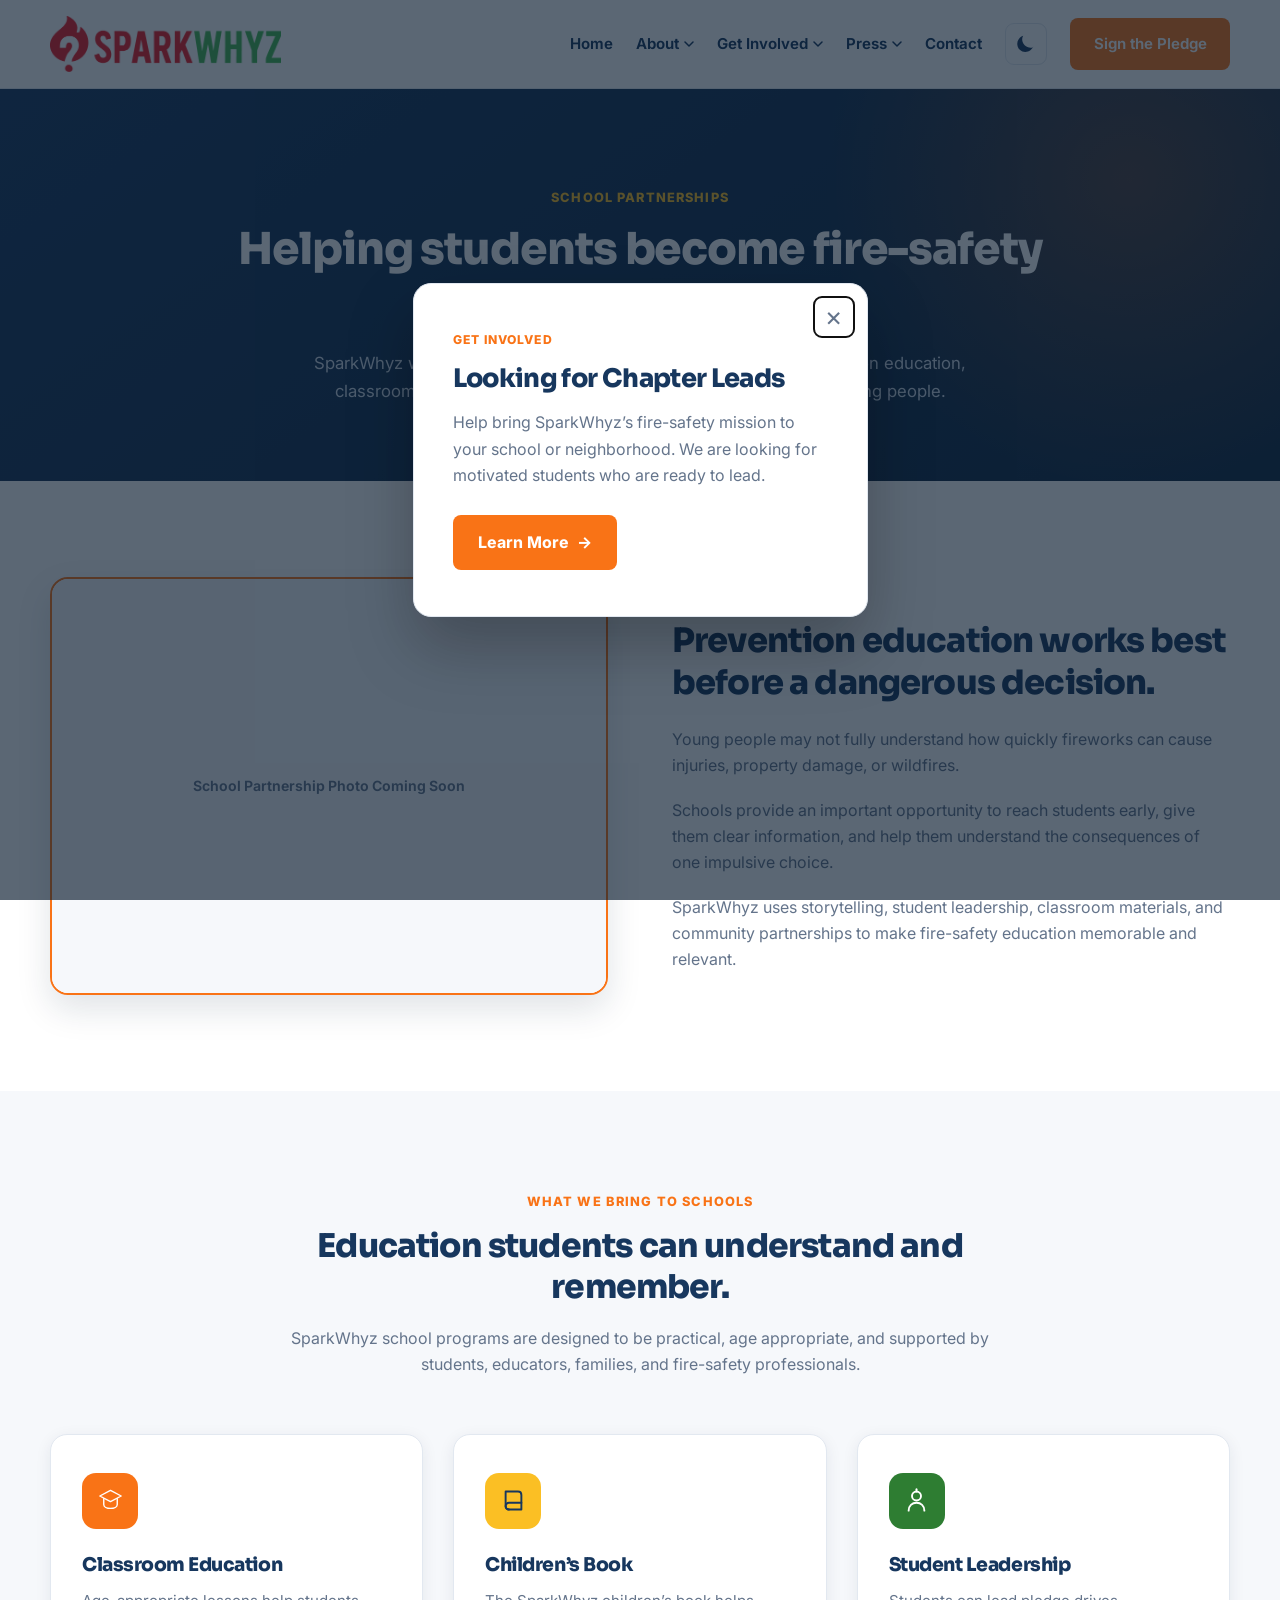
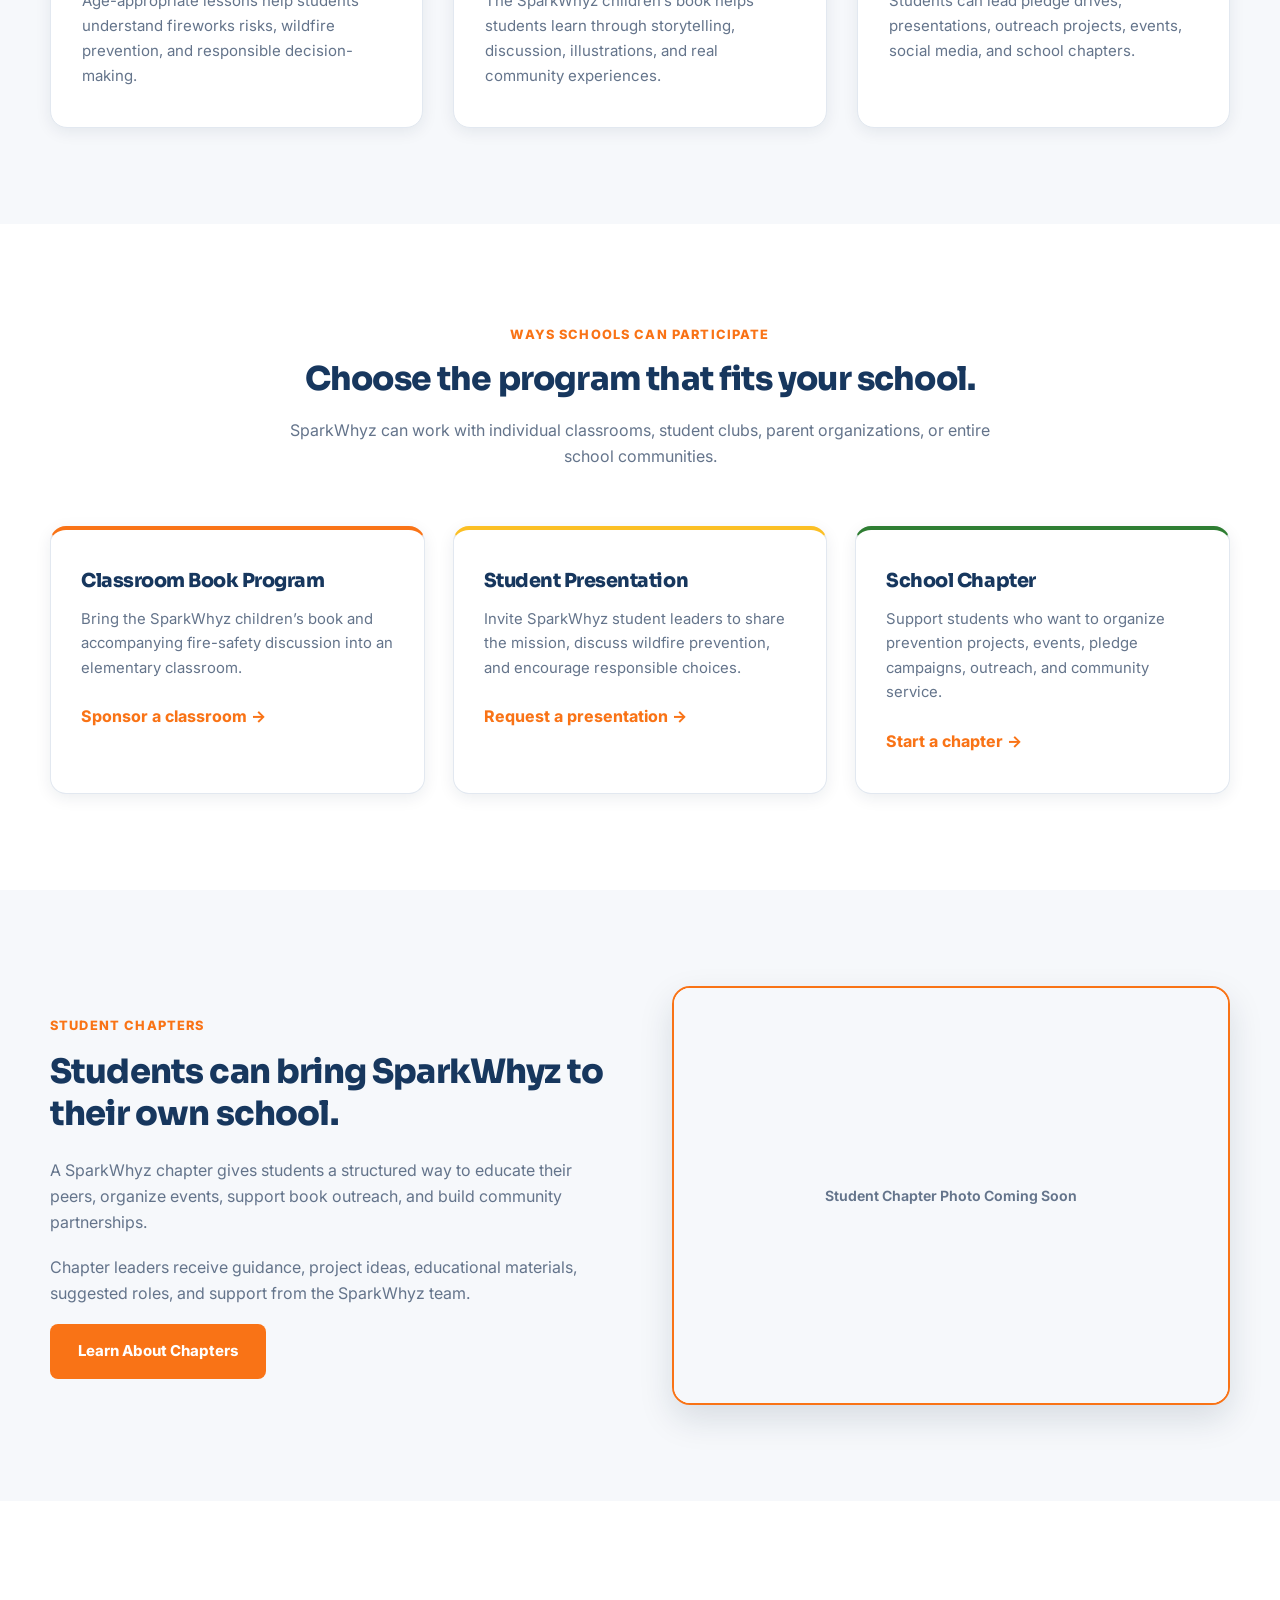
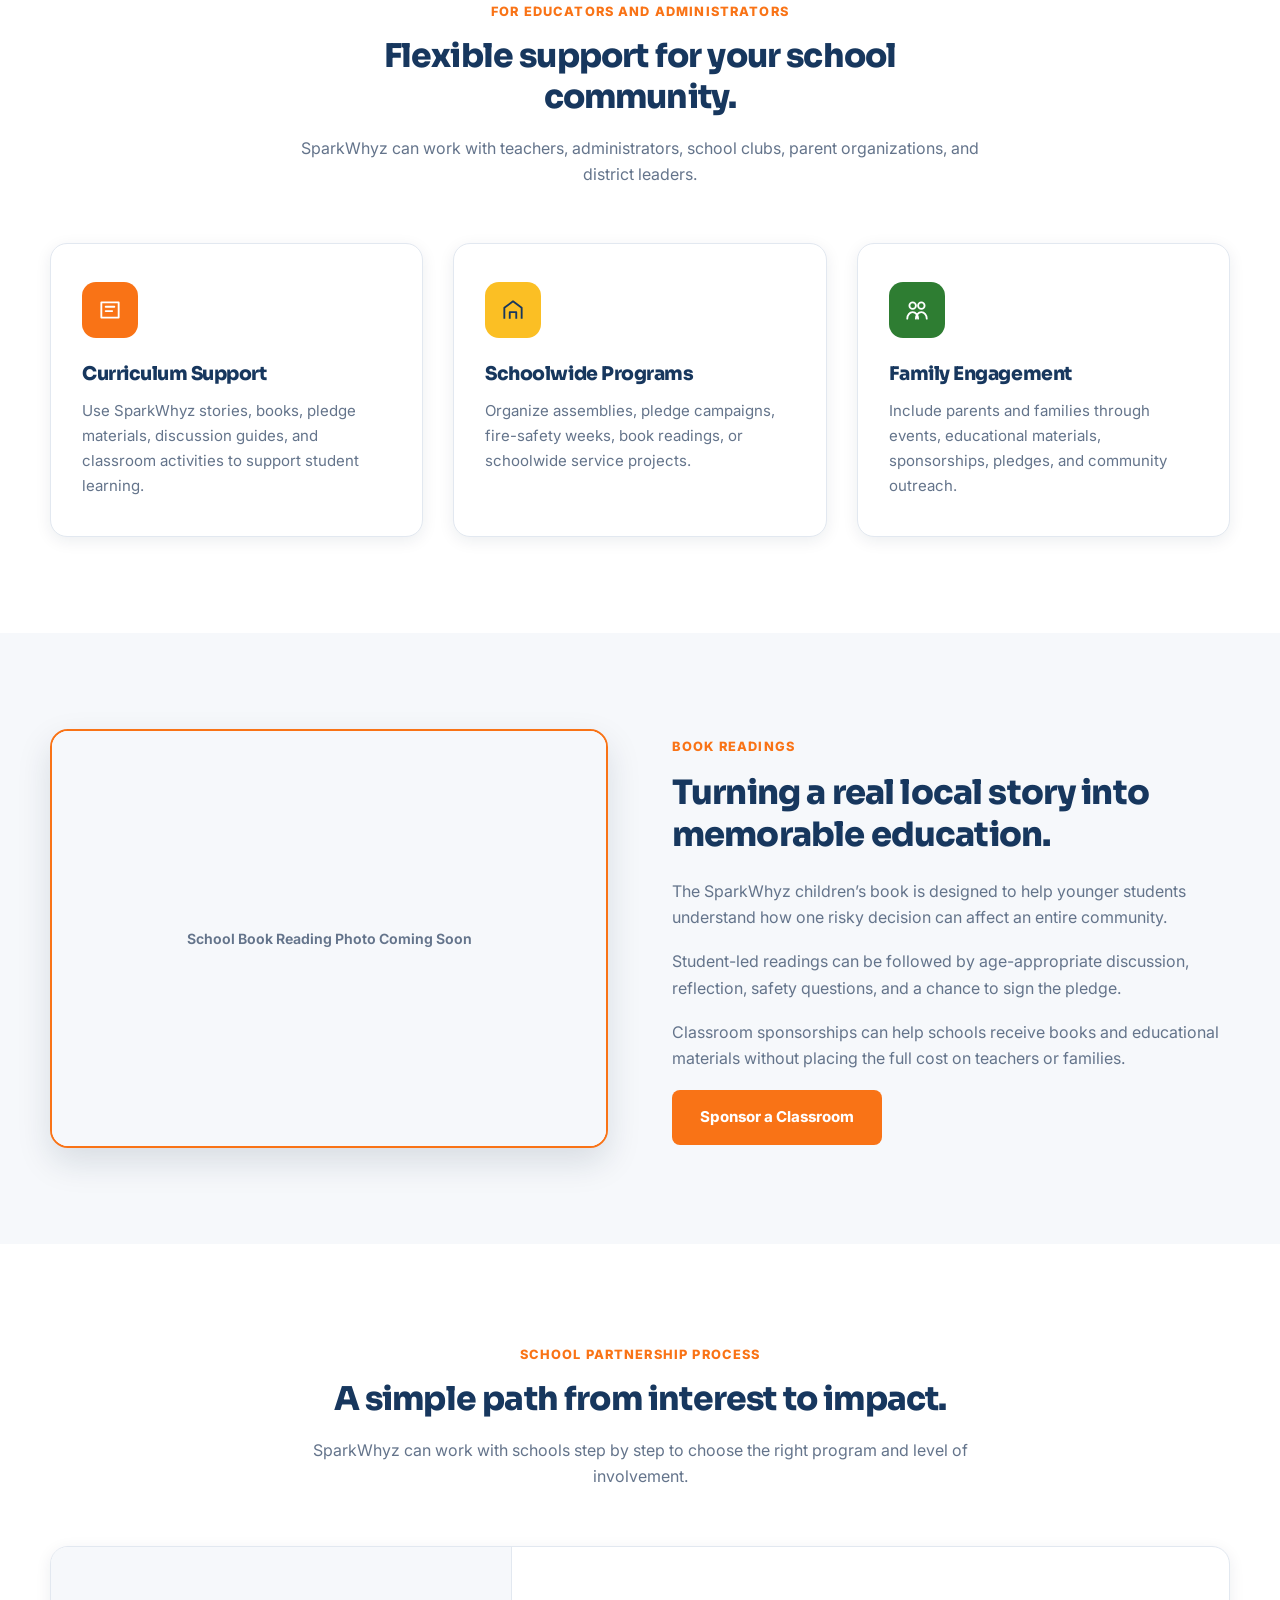
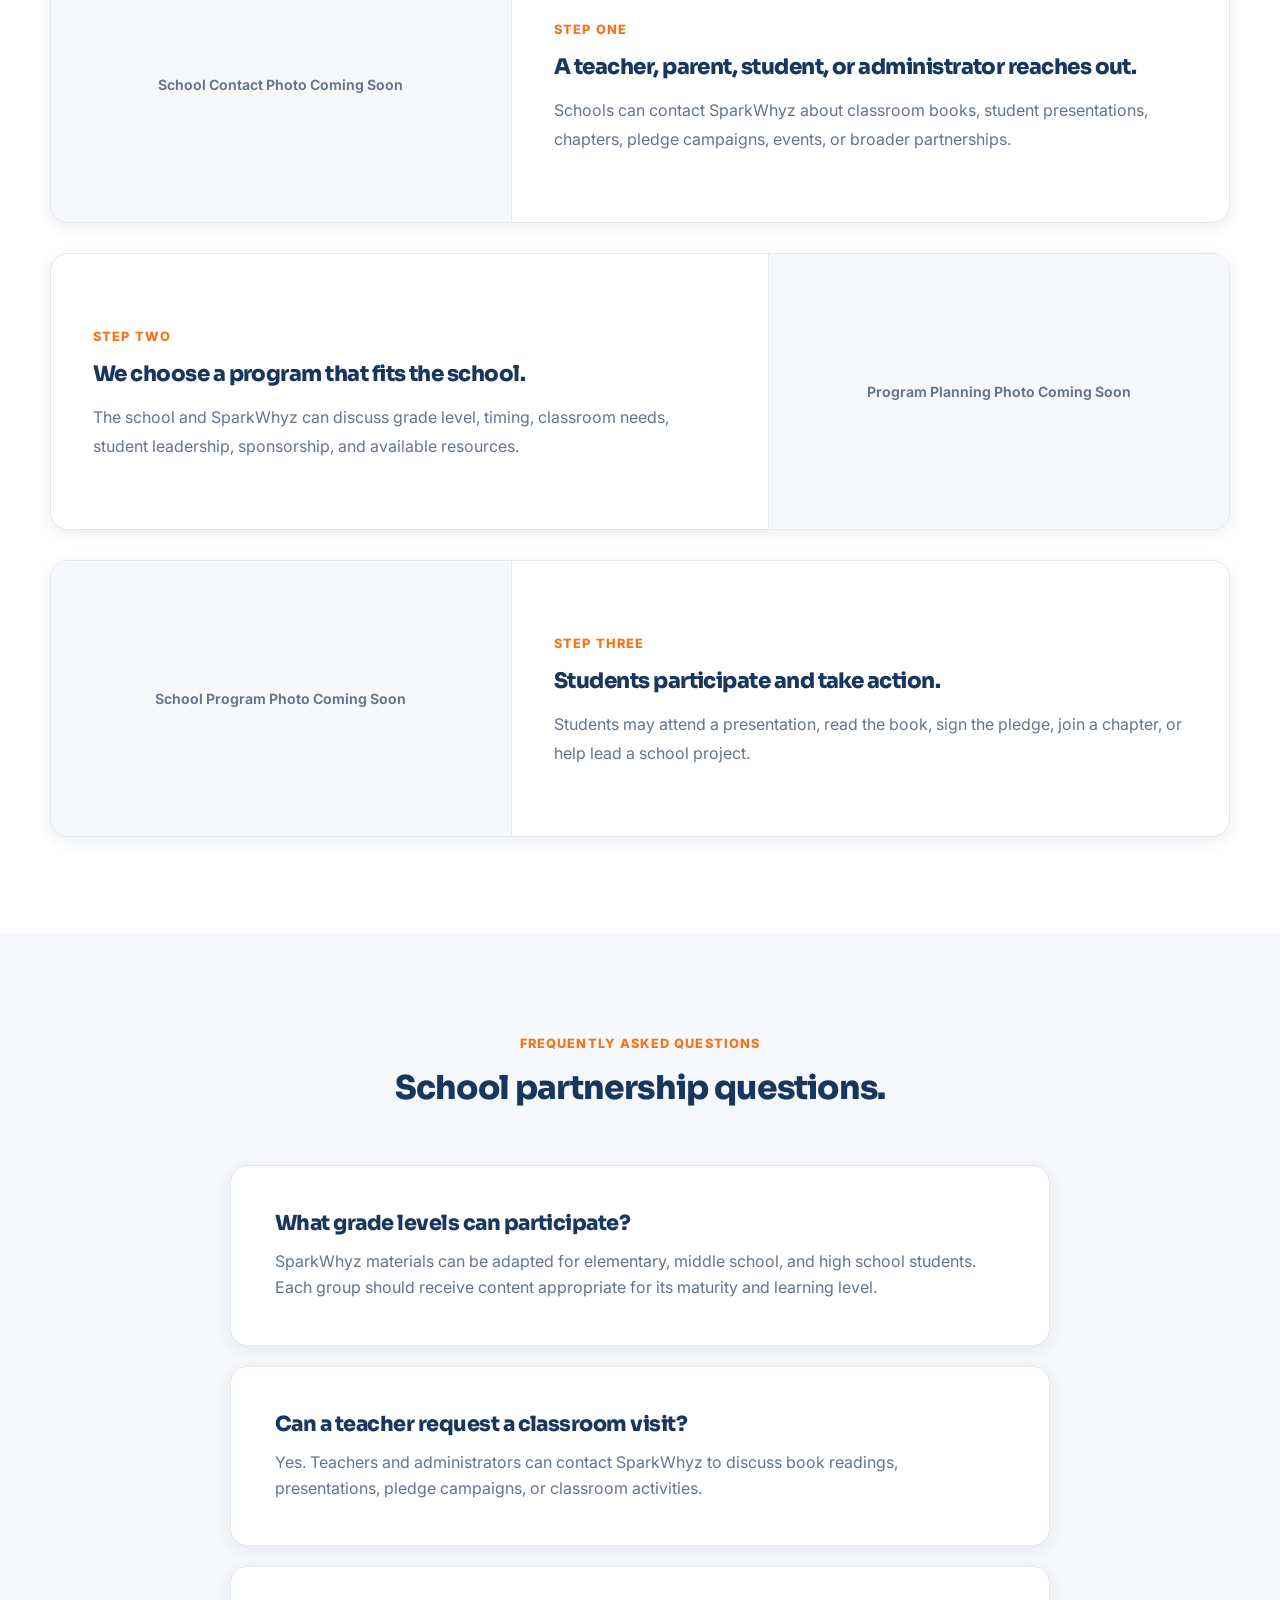
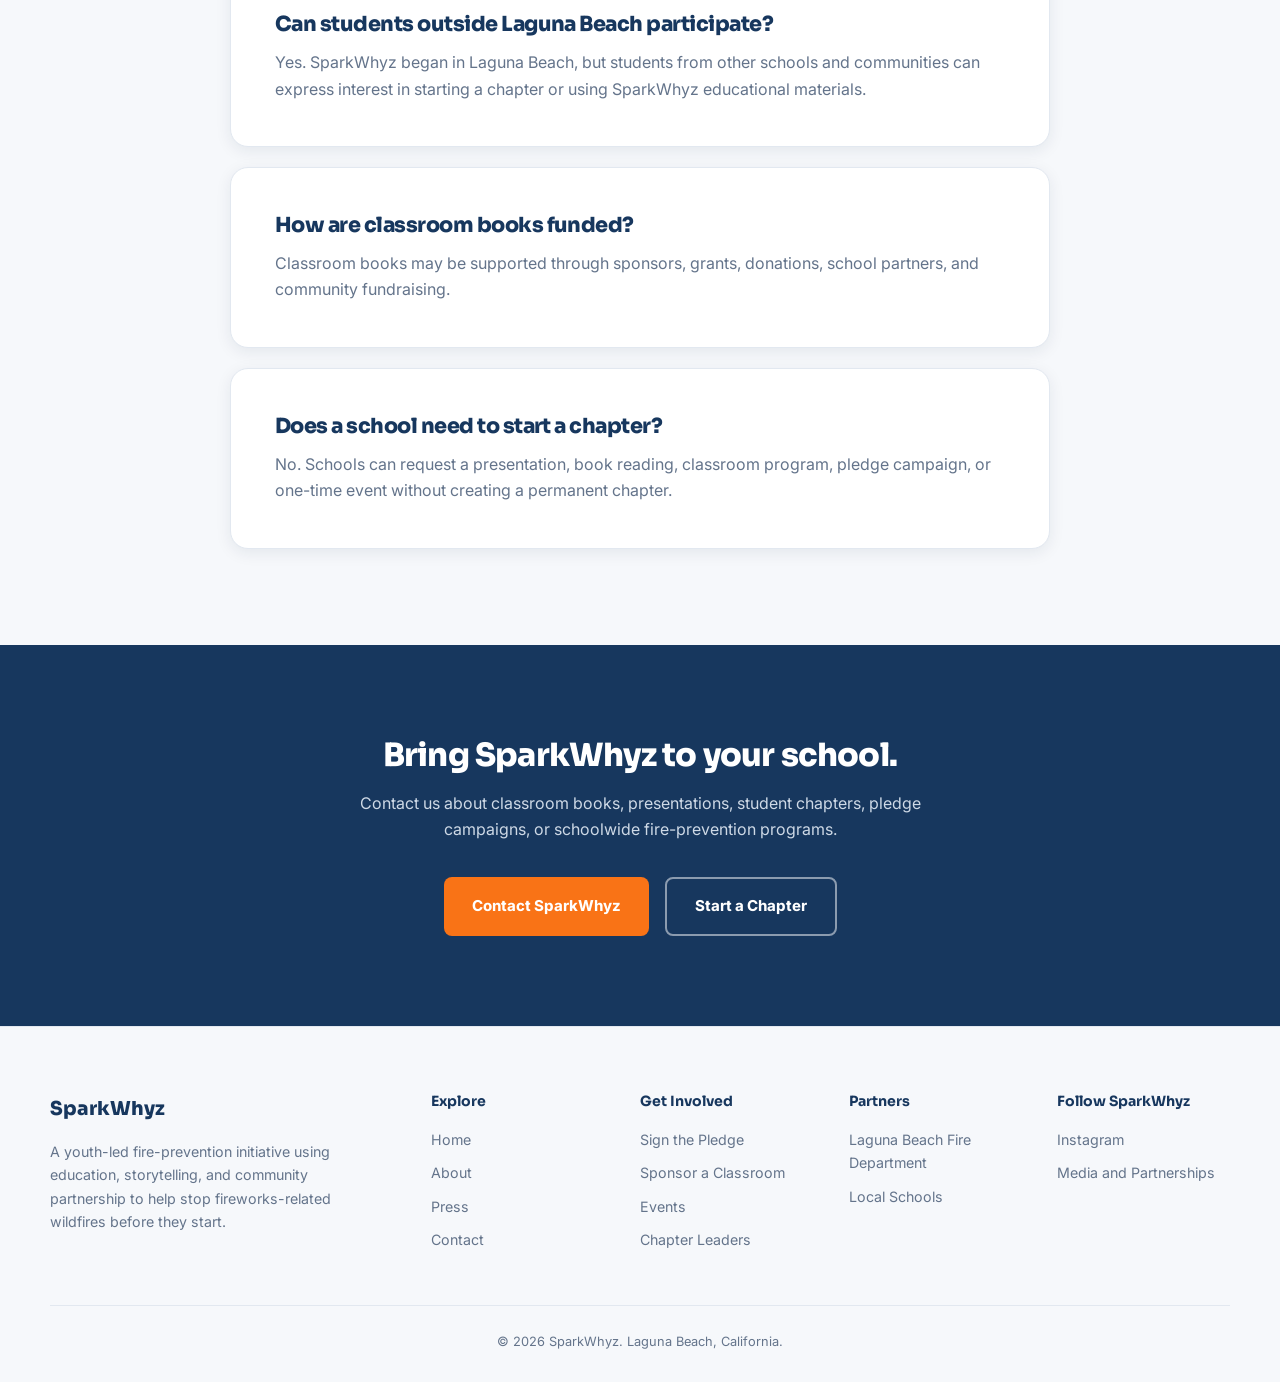
<file: schools.html>
<!DOCTYPE html>
<html lang="en">
<head>
  <!-- Google tag (gtag.js) -->
<script async src="https://www.googletagmanager.com/gtag/js?id=G-Q8JG7QYZ1H"></script>
<script>
  window.dataLayer = window.dataLayer || [];
  function gtag(){dataLayer.push(arguments);}
  gtag('js', new Date());

  gtag('config', 'G-Q8JG7QYZ1H');
</script>
  <meta charset="UTF-8">

  <meta
    name="viewport"
    content="width=device-width, initial-scale=1.0"
  >

  <title>Local Schools | SparkWhyz</title>

  <meta
    name="description"
    content="Learn how SparkWhyz works with schools to provide fire-prevention education, classroom books, student leadership opportunities, and community safety programs."
  >

  <link rel="icon" type="image/x-icon" href="images/favicon.ico">
  <link rel="icon" type="image/png" sizes="32x32" href="images/favicon-32x32.png">
  <link rel="icon" type="image/png" sizes="16x16" href="images/favicon-16x16.png">
  <link rel="apple-touch-icon" href="images/apple-touch-icon.png">

  <link rel="preconnect" href="https://fonts.googleapis.com">
  <link rel="preconnect" href="https://fonts.gstatic.com" crossorigin>

  <link
    href="https://fonts.googleapis.com/css2?family=Sora:wght@400;600;700;800&family=Inter:wght@400;500;600&display=swap"
    rel="stylesheet"
  >

  <link rel="stylesheet" href="css/styles.css">
</head>

<body>

  <header>
    <nav class="container">

      <a
        href="index.html"
        class="logo"
        aria-label="SparkWhyz home"
      >
        <img
          src="images/logo-transparent.png"
          alt="SparkWhyz"
        >
      </a>

      <button
        class="nav-toggle"
        id="navToggle"
        aria-label="Toggle navigation menu"
        aria-expanded="false"
      >
        <span class="bar bar1"></span>
        <span class="bar bar2"></span>
        <span class="bar bar3"></span>
      </button>

      <ul class="nav-links" id="navLinks">

        <li>
          <a href="index.html">Home</a>
        </li>

        <li>
          <a href="about.html">
            About

            <span class="chevron">
              <svg
                width="10"
                height="6"
                viewBox="0 0 10 6"
                fill="none"
                aria-hidden="true"
              >
                <path
                  d="M1 1L5 5L9 1"
                  stroke="currentColor"
                  stroke-width="1.5"
                  stroke-linecap="round"
                  stroke-linejoin="round"
                />
              </svg>
            </span>
          </a>

          <div class="dropdown-wrap">
            <ul class="dropdown">

              <li>
                <a href="about.html#story">
                  Our Story
                </a>
              </li>

              <li>
                <a href="about.html#mission">
                  Our Mission
                </a>
              </li>

              <li>
                <a href="about.html#team">
                  Our Team
                </a>
              </li>

              <li>
                <a href="about.html#momentum">
                  Building Momentum
                </a>
              </li>

            </ul>
          </div>
        </li>

        <li>
          <a href="get_involved.html">
            Get Involved

            <span class="chevron">
              <svg
                width="10"
                height="6"
                viewBox="0 0 10 6"
                fill="none"
                aria-hidden="true"
              >
                <path
                  d="M1 1L5 5L9 1"
                  stroke="currentColor"
                  stroke-width="1.5"
                  stroke-linecap="round"
                  stroke-linejoin="round"
                />
              </svg>
            </span>
          </a>

          <div class="dropdown-wrap">
            <ul class="dropdown">

              <li>
                <a href="get_involved.html#pledge">
                  Sign the Pledge
                </a>
              </li>

              <li>
                <a href="get_involved.html#sponsor">
                  Sponsor a Classroom
                </a>
              </li>

              <li>
                <a href="get_involved.html#events">
                  Events
                </a>
              </li>

              <li>
                <a href="chapter_leaders.html">
                  Become a Chapter Leader
                </a>
              </li>

            </ul>
          </div>
        </li>

        <li>
          <a href="press.html">
            Press

            <span class="chevron">
              <svg
                width="10"
                height="6"
                viewBox="0 0 10 6"
                fill="none"
                aria-hidden="true"
              >
                <path
                  d="M1 1L5 5L9 1"
                  stroke="currentColor"
                  stroke-width="1.5"
                  stroke-linecap="round"
                  stroke-linejoin="round"
                />
              </svg>
            </span>
          </a>

          <div class="dropdown-wrap">
            <ul class="dropdown">

              <li>
                <a href="press.html#turn-in-2026">
                  2nd Fireworks Turn-In Event
                </a>
              </li>

              <li>
                <a href="press.html#citywide-turn-in">
                  Citywide Turn-In Coverage
                </a>
              </li>

              <li>
                <a href="press.html#kids-doing-right-thing">
                  Kids Doing the Right Thing
                </a>
              </li>

              <li>
                <a href="press.html#founding-story">
                  Our Founding Story
                </a>
              </li>

            </ul>
          </div>
        </li>

        <li>
          <a href="contact.html">Contact</a>
        </li>

        <li>
          <button
            class="theme-toggle"
            id="themeToggleDesktop"
            aria-label="Toggle dark mode"
          >
            <span class="theme-icon"></span>
            <span class="theme-label">Dark Mode</span>
          </button>
        </li>

        <li>
          <a
            href="get_involved.html#pledge"
            class="nav-cta"
          >
            Sign the Pledge
          </a>
        </li>

      </ul>
    </nav>
  </header>


  <main>

    <section class="page-hero">

      <div class="container">

        <span class="eyebrow">
          School Partnerships
        </span>

        <h1>
          Helping students become fire-safety leaders.
        </h1>

        <p>
          SparkWhyz works with schools to bring age-appropriate
          fire-prevention education, classroom books,
          student leadership, and community action to young people.
        </p>

      </div>

    </section>


    <section class="section">

      <div class="container story-grid">

        <div class="story-media reveal">

          <div class="news-thumb">

            <!-- Replace this placeholder later with:
            <img
              src="images/school-partnership.jpg"
              alt="SparkWhyz students working with a local school"
            >
            -->

            School Partnership Photo Coming Soon

          </div>

        </div>


        <div class="reveal reveal-delay-1">

          <span class="section-eyebrow">
            Why Schools Matter
          </span>

          <h2>
            Prevention education works best before a dangerous decision.
          </h2>

          <p>
            Young people may not fully understand how quickly
            fireworks can cause injuries, property damage,
            or wildfires.
          </p>

          <p>
            Schools provide an important opportunity to reach
            students early, give them clear information,
            and help them understand the consequences
            of one impulsive choice.
          </p>

          <p>
            SparkWhyz uses storytelling, student leadership,
            classroom materials, and community partnerships
            to make fire-safety education memorable and relevant.
          </p>

        </div>

      </div>

    </section>


    <section class="section section-alt">

      <div class="container">

        <div class="section-head reveal">

          <span class="section-eyebrow">
            What We Bring to Schools
          </span>

          <h2>
            Education students can understand and remember.
          </h2>

          <p>
            SparkWhyz school programs are designed to be practical,
            age appropriate, and supported by students,
            educators, families, and fire-safety professionals.
          </p>

        </div>


        <div class="mission-grid">

          <article class="mission-card reveal">

            <div class="icon">

              <svg
                width="27"
                height="27"
                viewBox="0 0 48 48"
                fill="none"
                aria-hidden="true"
              >
                <path
                  d="M24 6L5 16L24 26L43 16L24 6Z"
                  stroke="currentColor"
                  stroke-width="2.5"
                  stroke-linejoin="round"
                />

                <path
                  d="M12 21V31C12 35.1 17.4 38 24 38C30.6 38 36 35.1 36 31V21"
                  stroke="currentColor"
                  stroke-width="2.5"
                  stroke-linecap="round"
                />
              </svg>

            </div>

            <h3>
              Classroom Education
            </h3>

            <p>
              Age-appropriate lessons help students understand
              fireworks risks, wildfire prevention,
              and responsible decision-making.
            </p>

          </article>


          <article class="mission-card reveal reveal-delay-1">

            <div class="icon">

              <svg
                width="27"
                height="27"
                viewBox="0 0 24 24"
                fill="none"
                aria-hidden="true"
              >
                <path
                  d="M5 4H16C17.7 4 19 5.3 19 7V20H8C6.3 20 5 18.7 5 17V4Z"
                  stroke="currentColor"
                  stroke-width="1.7"
                  stroke-linejoin="round"
                />

                <path
                  d="M8 20C6.3 20 5 18.7 5 17C5 15.3 6.3 14 8 14H19"
                  stroke="currentColor"
                  stroke-width="1.7"
                  stroke-linecap="round"
                />
              </svg>

            </div>

            <h3>
              Children’s Book
            </h3>

            <p>
              The SparkWhyz children’s book helps students learn
              through storytelling, discussion,
              illustrations, and real community experiences.
            </p>

          </article>


          <article class="mission-card reveal reveal-delay-2">

            <div class="icon">

              <svg
                width="27"
                height="27"
                viewBox="0 0 24 24"
                fill="none"
                aria-hidden="true"
              >
                <circle
                  cx="12"
                  cy="8"
                  r="4"
                  stroke="currentColor"
                  stroke-width="1.7"
                />

                <path
                  d="M5 21C5 16.6 8.1 14 12 14C15.9 14 19 16.6 19 21"
                  stroke="currentColor"
                  stroke-width="1.7"
                  stroke-linecap="round"
                />

                <path
                  d="M12 2V4"
                  stroke="currentColor"
                  stroke-width="1.7"
                  stroke-linecap="round"
                />
              </svg>

            </div>

            <h3>
              Student Leadership
            </h3>

            <p>
              Students can lead pledge drives, presentations,
              outreach projects, events, social media,
              and school chapters.
            </p>

          </article>

        </div>

      </div>

    </section>


    <section class="section">

      <div class="container">

        <div class="section-head reveal">

          <span class="section-eyebrow">
            Ways Schools Can Participate
          </span>

          <h2>
            Choose the program that fits your school.
          </h2>

          <p>
            SparkWhyz can work with individual classrooms,
            student clubs, parent organizations,
            or entire school communities.
          </p>

        </div>


        <div class="involved-grid">

          <article class="involved-card reveal">

            <h3>
              Classroom Book Program
            </h3>

            <p>
              Bring the SparkWhyz children’s book
              and accompanying fire-safety discussion
              into an elementary classroom.
            </p>

            <a href="get_involved.html#sponsor">
              Sponsor a classroom &rarr;
            </a>

          </article>


          <article class="involved-card reveal reveal-delay-1">

            <h3>
              Student Presentation
            </h3>

            <p>
              Invite SparkWhyz student leaders to share
              the mission, discuss wildfire prevention,
              and encourage responsible choices.
            </p>

            <a href="contact.html">
              Request a presentation &rarr;
            </a>

          </article>


          <article class="involved-card reveal reveal-delay-2">

            <h3>
              School Chapter
            </h3>

            <p>
              Support students who want to organize
              prevention projects, events, pledge campaigns,
              outreach, and community service.
            </p>

            <a href="chapter_leaders.html">
              Start a chapter &rarr;
            </a>

          </article>

        </div>

      </div>

    </section>


    <section class="section section-alt">

      <div class="container story-grid">

        <div class="reveal">

          <span class="section-eyebrow">
            Student Chapters
          </span>

          <h2>
            Students can bring SparkWhyz to their own school.
          </h2>

          <p>
            A SparkWhyz chapter gives students a structured
            way to educate their peers, organize events,
            support book outreach, and build community partnerships.
          </p>

          <p>
            Chapter leaders receive guidance, project ideas,
            educational materials, suggested roles,
            and support from the SparkWhyz team.
          </p>

          <a
            href="chapter_leaders.html"
            class="btn btn-primary"
          >
            Learn About Chapters
          </a>

        </div>


        <div class="story-media reveal reveal-delay-1">

          <div class="news-thumb">

            <!-- Replace this placeholder later with:
            <img
              src="images/student-chapter.jpg"
              alt="SparkWhyz student chapter members"
            >
            -->

            Student Chapter Photo Coming Soon

          </div>

        </div>

      </div>

    </section>


    <section class="section">

      <div class="container">

        <div class="section-head reveal">

          <span class="section-eyebrow">
            For Educators and Administrators
          </span>

          <h2>
            Flexible support for your school community.
          </h2>

          <p>
            SparkWhyz can work with teachers, administrators,
            school clubs, parent organizations,
            and district leaders.
          </p>

        </div>


        <div class="mission-grid">

          <article class="mission-card reveal">

            <div class="icon">

              <svg
                width="26"
                height="26"
                viewBox="0 0 24 24"
                fill="none"
                aria-hidden="true"
              >
                <path
                  d="M4 5H20V19H4V5Z"
                  stroke="currentColor"
                  stroke-width="1.7"
                  stroke-linejoin="round"
                />

                <path
                  d="M8 9H16"
                  stroke="currentColor"
                  stroke-width="1.7"
                  stroke-linecap="round"
                />

                <path
                  d="M8 13H14"
                  stroke="currentColor"
                  stroke-width="1.7"
                  stroke-linecap="round"
                />
              </svg>

            </div>

            <h3>
              Curriculum Support
            </h3>

            <p>
              Use SparkWhyz stories, books, pledge materials,
              discussion guides, and classroom activities
              to support student learning.
            </p>

          </article>


          <article class="mission-card reveal reveal-delay-1">

            <div class="icon">

              <svg
                width="26"
                height="26"
                viewBox="0 0 24 24"
                fill="none"
                aria-hidden="true"
              >
                <path
                  d="M4 20V10L12 4L20 10V20"
                  stroke="currentColor"
                  stroke-width="1.7"
                  stroke-linejoin="round"
                />

                <path
                  d="M9 20V14H15V20"
                  stroke="currentColor"
                  stroke-width="1.7"
                  stroke-linejoin="round"
                />
              </svg>

            </div>

            <h3>
              Schoolwide Programs
            </h3>

            <p>
              Organize assemblies, pledge campaigns,
              fire-safety weeks, book readings,
              or schoolwide service projects.
            </p>

          </article>


          <article class="mission-card reveal reveal-delay-2">

            <div class="icon">

              <svg
                width="26"
                height="26"
                viewBox="0 0 24 24"
                fill="none"
                aria-hidden="true"
              >
                <circle
                  cx="8"
                  cy="8"
                  r="3"
                  stroke="currentColor"
                  stroke-width="1.7"
                />

                <circle
                  cx="16"
                  cy="8"
                  r="3"
                  stroke="currentColor"
                  stroke-width="1.7"
                />

                <path
                  d="M3 20C3 16.7 5.2 14 8 14C10.8 14 13 16.7 13 20"
                  stroke="currentColor"
                  stroke-width="1.7"
                  stroke-linecap="round"
                />

                <path
                  d="M11 20C11 16.7 13.2 14 16 14C18.8 14 21 16.7 21 20"
                  stroke="currentColor"
                  stroke-width="1.7"
                  stroke-linecap="round"
                />
              </svg>

            </div>

            <h3>
              Family Engagement
            </h3>

            <p>
              Include parents and families through events,
              educational materials, sponsorships,
              pledges, and community outreach.
            </p>

          </article>

        </div>

      </div>

    </section>


    <section class="section section-alt">

      <div class="container story-grid">

        <div class="story-media reveal">

          <div class="news-thumb">

            <!-- Replace this placeholder later with:
            <img
              src="images/book-reading.jpg"
              alt="SparkWhyz children's book reading at a school"
            >
            -->

            School Book Reading Photo Coming Soon

          </div>

        </div>


        <div class="reveal reveal-delay-1">

          <span class="section-eyebrow">
            Book Readings
          </span>

          <h2>
            Turning a real local story into memorable education.
          </h2>

          <p>
            The SparkWhyz children’s book is designed to help
            younger students understand how one risky decision
            can affect an entire community.
          </p>

          <p>
            Student-led readings can be followed by age-appropriate
            discussion, reflection, safety questions,
            and a chance to sign the pledge.
          </p>

          <p>
            Classroom sponsorships can help schools receive
            books and educational materials without placing
            the full cost on teachers or families.
          </p>

          <a
            href="get_involved.html#sponsor"
            class="btn btn-primary"
          >
            Sponsor a Classroom
          </a>

        </div>

      </div>

    </section>


    <section class="section">

      <div class="container">

        <div class="section-head reveal">

          <span class="section-eyebrow">
            School Partnership Process
          </span>

          <h2>
            A simple path from interest to impact.
          </h2>

          <p>
            SparkWhyz can work with schools step by step
            to choose the right program and level of involvement.
          </p>

        </div>


        <div class="milestone-grid">

          <article class="milestone-card reveal">

            <div class="milestone-photo">

              <!-- Replace this placeholder later with:
              <img
                src="images/school-contact.jpg"
                alt="Educator contacting SparkWhyz"
              >
              -->

              School Contact Photo Coming Soon

            </div>

            <div class="milestone-content">

              <span class="section-eyebrow">
                Step One
              </span>

              <h3>
                A teacher, parent, student, or administrator reaches out.
              </h3>

              <p>
                Schools can contact SparkWhyz about classroom books,
                student presentations, chapters, pledge campaigns,
                events, or broader partnerships.
              </p>

            </div>

          </article>


          <article class="milestone-card reveal">

            <div class="milestone-photo">

              <!-- Replace this placeholder later with:
              <img
                src="images/program-planning.jpg"
                alt="Planning a SparkWhyz school program"
              >
              -->

              Program Planning Photo Coming Soon

            </div>

            <div class="milestone-content">

              <span class="section-eyebrow">
                Step Two
              </span>

              <h3>
                We choose a program that fits the school.
              </h3>

              <p>
                The school and SparkWhyz can discuss grade level,
                timing, classroom needs, student leadership,
                sponsorship, and available resources.
              </p>

            </div>

          </article>


          <article class="milestone-card reveal">

            <div class="milestone-photo">

              <!-- Replace this placeholder later with:
              <img
                src="images/school-event.jpg"
                alt="SparkWhyz school event"
              >
              -->

              School Program Photo Coming Soon

            </div>

            <div class="milestone-content">

              <span class="section-eyebrow">
                Step Three
              </span>

              <h3>
                Students participate and take action.
              </h3>

              <p>
                Students may attend a presentation,
                read the book, sign the pledge,
                join a chapter, or help lead a school project.
              </p>

            </div>

          </article>

        </div>

      </div>

    </section>


    <section class="section section-alt">

      <div class="container">

        <div class="section-head reveal">

          <span class="section-eyebrow">
            Frequently Asked Questions
          </span>

          <h2>
            School partnership questions.
          </h2>

        </div>


        <div style="max-width:820px;margin:0 auto;">

          <article
            class="form-card reveal"
            style="max-width:none;margin-bottom:20px;"
          >

            <h3>
              What grade levels can participate?
            </h3>

            <p style="margin-bottom:0;">
              SparkWhyz materials can be adapted for elementary,
              middle school, and high school students.
              Each group should receive content appropriate
              for its maturity and learning level.
            </p>

          </article>


          <article
            class="form-card reveal"
            style="max-width:none;margin-bottom:20px;"
          >

            <h3>
              Can a teacher request a classroom visit?
            </h3>

            <p style="margin-bottom:0;">
              Yes. Teachers and administrators can contact
              SparkWhyz to discuss book readings, presentations,
              pledge campaigns, or classroom activities.
            </p>

          </article>


          <article
            class="form-card reveal"
            style="max-width:none;margin-bottom:20px;"
          >

            <h3>
              Can students outside Laguna Beach participate?
            </h3>

            <p style="margin-bottom:0;">
              Yes. SparkWhyz began in Laguna Beach,
              but students from other schools and communities
              can express interest in starting a chapter
              or using SparkWhyz educational materials.
            </p>

          </article>


          <article
            class="form-card reveal"
            style="max-width:none;margin-bottom:20px;"
          >

            <h3>
              How are classroom books funded?
            </h3>

            <p style="margin-bottom:0;">
              Classroom books may be supported through sponsors,
              grants, donations, school partners,
              and community fundraising.
            </p>

          </article>


          <article
            class="form-card reveal"
            style="max-width:none;"
          >

            <h3>
              Does a school need to start a chapter?
            </h3>

            <p style="margin-bottom:0;">
              No. Schools can request a presentation,
              book reading, classroom program,
              pledge campaign, or one-time event
              without creating a permanent chapter.
            </p>

          </article>

        </div>

      </div>

    </section>


    <section class="signup">

      <div class="container">

        <h2>
          Bring SparkWhyz to your school.
        </h2>

        <p>
          Contact us about classroom books, presentations,
          student chapters, pledge campaigns,
          or schoolwide fire-prevention programs.
        </p>

        <div
          class="btn-row"
          style="justify-content:center;"
        >

          <a
            href="contact.html"
            class="btn btn-primary"
          >
            Contact SparkWhyz
          </a>

          <a
            href="chapter_leaders.html"
            class="btn btn-outline"
          >
            Start a Chapter
          </a>

        </div>

      </div>

    </section>

  </main>


  <footer>

    <div class="container">

      <div class="footer-grid">

        <div class="footer-brand">

          <div class="logo">
            SparkWhyz
          </div>

          <p>
            A youth-led fire-prevention initiative using education,
            storytelling, and community partnership to help stop
            fireworks-related wildfires before they start.
          </p>

        </div>


        <div>

          <h4>
            Explore
          </h4>

          <ul>
            <li>
              <a href="index.html">Home</a>
            </li>

            <li>
              <a href="about.html">About</a>
            </li>

            <li>
              <a href="press.html">Press</a>
            </li>

            <li>
              <a href="contact.html">Contact</a>
            </li>
          </ul>

        </div>


        <div>

          <h4>
            Get Involved
          </h4>

          <ul>
            <li>
              <a href="get_involved.html#pledge">
                Sign the Pledge
              </a>
            </li>

            <li>
              <a href="get_involved.html#sponsor">
                Sponsor a Classroom
              </a>
            </li>

            <li>
              <a href="get_involved.html#events">
                Events
              </a>
            </li>

            <li>
              <a href="chapter_leaders.html">
                Chapter Leaders
              </a>
            </li>
          </ul>

        </div>


        <div>

          <h4>
            Partners
          </h4>

          <ul>
            <li>
              <a href="fire_department.html">
                Laguna Beach Fire Department
              </a>
            </li>

            <li>
              <a href="schools.html">
                Local Schools
              </a>
            </li>
          </ul>

        </div>


        <div>

          <h4>
            Follow SparkWhyz
          </h4>

          <ul>
            <li>
              <a
                href="https://www.instagram.com/sparkwhyz/"
                target="_blank"
                rel="noopener noreferrer"
              >
                Instagram
              </a>
            </li>

            <li>
              <a href="contact.html">
                Media and Partnerships
              </a>
            </li>
          </ul>

        </div>

      </div>


      <div class="footer-bottom">
        &copy; 2026 SparkWhyz. Laguna Beach, California.
      </div>

    </div>

  </footer>


  <div
    class="modal-overlay"
    id="chapterModal"
    aria-hidden="true"
  >

    <div
      class="modal-card"
      role="dialog"
      aria-modal="true"
      aria-labelledby="chapterModalTitle"
    >

      <button
        class="modal-close"
        aria-label="Close"
      >
        &times;
      </button>

      <div class="modal-eyebrow">
        Get Involved
      </div>

      <h2 id="chapterModalTitle">
        Looking for Chapter Leads
      </h2>

      <p>
        Help bring SparkWhyz’s fire-safety mission
        to your school or neighborhood. We are looking
        for motivated students who are ready to lead.
      </p>

      <a
        href="chapter_leaders.html"
        class="modal-btn"
      >
        Learn More
        <span aria-hidden="true">&rarr;</span>
      </a>

    </div>

  </div>


  <script src="js/main.js"></script>

</body>
</html>
</file>
<file: css/styles.css>
:root {
  --navy: #17375e;
  --navy-dark: #0f2740;
  --orange: #f97316;
  --orange-dark: #dc5f08;
  --yellow: #fbbf24;
  --green: #2e7d32;

  --white: #ffffff;
  --page-bg: #ffffff;
  --section-bg: #ffffff;
  --section-alt: #f6f8fb;
  --card-bg: #ffffff;
  --header-bg: #ffffff;
  --footer-bg: #f6f8fb;

  --text: #1e293b;
  --heading: #17375e;
  --muted: #64748b;
  --border: #e2e8f0;

  --shadow-small: 0 4px 16px rgba(15, 39, 64, 0.08);
  --shadow-medium: 0 14px 34px rgba(15, 39, 64, 0.13);
}

/* =========================================================
   RESET
   ========================================================= */

* {
  box-sizing: border-box;
  margin: 0;
  padding: 0;
}

html {
  scroll-behavior: smooth;
  scroll-padding-top: 100px;
}

body {
  min-height: 100vh;
  overflow-x: hidden;
  background: var(--page-bg);
  color: var(--text);
  font-family: "Inter", sans-serif;
  line-height: 1.65;
}

body.menu-open {
  overflow: hidden;
}

h1,
h2,
h3,
h4 {
  font-family: "Sora", sans-serif;
  color: var(--heading);
  line-height: 1.25;
}

h1,
h2,
h3 {
  font-weight: 800;
  letter-spacing: -0.025em;
}

a {
  color: inherit;
  text-decoration: none;
}

ul {
  list-style: none;
}

img {
  display: block;
  max-width: 100%;
}

button,
input,
textarea,
select {
  font: inherit;
}

button,
a {
  -webkit-tap-highlight-color: transparent;
}

.container {
  width: min(1180px, calc(100% - 48px));
  margin-inline: auto;
}

/* =========================================================
   HEADER
   ========================================================= */

header {
  position: sticky;
  top: 0;
  z-index: 300;
  width: 100%;
  background: var(--header-bg);
  border-bottom: 1px solid var(--border);
}

nav.container {
  min-height: 88px;
  display: flex;
  align-items: center;
  justify-content: space-between;
  gap: 28px;
}

.logo {
  display: inline-flex;
  align-items: center;
  flex-shrink: 0;
  color: var(--heading);
  font-family: "Sora", sans-serif;
  font-size: 1.3rem;
  font-weight: 800;
}

.logo img {
  width: auto;
  height: 56px;
}

.nav-links {
  display: flex;
  align-items: center;
  justify-content: flex-end;
  gap: 23px;
}

.nav-links > li {
  position: relative;
  flex-shrink: 0;
}

.nav-links > li > a {
  display: inline-flex;
  align-items: center;
  gap: 5px;
  padding: 12px 0;
  color: var(--heading);
  font-size: 0.94rem;
  font-weight: 650;
  white-space: nowrap;
}

.nav-links > li > a:hover {
  color: var(--orange);
}

.chevron {
  display: inline-flex;
  align-items: center;
  transition: transform 0.2s ease;
}

.nav-links > li:hover .chevron,
.nav-links > li.dd-open .chevron {
  transform: rotate(180deg);
}

/* =========================================================
   DESKTOP DROPDOWNS
   ========================================================= */

.dropdown-wrap {
  position: absolute;
  top: 100%;
  left: 50%;
  width: max-content;
  min-width: 225px;
  padding-top: 8px;
  opacity: 0;
  visibility: hidden;
  transform: translateX(-50%) translateY(8px);
  transition:
    opacity 0.18s ease,
    visibility 0.18s ease,
    transform 0.18s ease;
}

.nav-links > li:hover > .dropdown-wrap {
  opacity: 1;
  visibility: visible;
  transform: translateX(-50%) translateY(0);
}

.dropdown {
  padding: 9px;
  background: var(--card-bg);
  border: 1px solid var(--border);
  border-radius: 13px;
  box-shadow: var(--shadow-medium);
}

.dropdown li a {
  display: block;
  padding: 11px 16px;
  border-radius: 8px;
  color: var(--text);
  font-size: 0.86rem;
  font-weight: 600;
  text-align: center;
  white-space: nowrap;
}

.dropdown li a:hover {
  background: var(--section-alt);
  color: var(--orange);
}

/* =========================================================
   HEADER BUTTONS
   ========================================================= */

.nav-links > li > a.nav-cta {
  min-width: 160px;
  justify-content: center;
  padding: 14px 23px;
  background: var(--orange);
  border-radius: 8px;
  color: var(--white);
}

.nav-links > li > a.nav-cta:hover {
  background: var(--orange-dark);
  color: var(--white);
}

.theme-toggle {
  width: 42px;
  height: 42px;
  display: inline-flex;
  align-items: center;
  justify-content: center;
  gap: 9px;
  flex-shrink: 0;
  background: transparent;
  border: 1px solid var(--border);
  border-radius: 9px;
  color: var(--heading);
  cursor: pointer;
}

.theme-toggle:hover {
  background: var(--section-alt);
}

.theme-icon {
  display: inline-flex;
  align-items: center;
  justify-content: center;
}

.theme-label {
  display: none;
}

/* =========================================================
   MOBILE HAMBURGER
   ========================================================= */

.nav-toggle {
  position: relative;
  z-index: 1002;
  width: 42px;
  height: 42px;
  display: none;
  flex-shrink: 0;
  padding: 0;
  background: transparent;
  border: 0;
  cursor: pointer;
}

.nav-toggle .bar {
  position: absolute;
  left: 8px;
  width: 26px;
  height: 2.5px;
  background: var(--heading);
  border-radius: 999px;
  transform-origin: center;
  transition:
    top 0.25s ease,
    transform 0.25s ease,
    opacity 0.18s ease;
}

.nav-toggle .bar1 {
  top: 11px;
}

.nav-toggle .bar2 {
  top: 20px;
}

.nav-toggle .bar3 {
  top: 29px;
}

.nav-toggle.active .bar1 {
  top: 20px;
  transform: rotate(45deg);
}

.nav-toggle.active .bar2 {
  opacity: 0;
  transform: scaleX(0);
}

.nav-toggle.active .bar3 {
  top: 20px;
  transform: rotate(-45deg);
}

/* =========================================================
   SHARED ELEMENTS
   ========================================================= */

.eyebrow,
.section-eyebrow {
  display: inline-block;
  margin-bottom: 14px;
  color: var(--orange);
  font-size: 0.8rem;
  font-weight: 800;
  letter-spacing: 0.09em;
  text-transform: uppercase;
}

.section {
  padding: 96px 0;
  background: var(--section-bg);
}

.section-alt {
  background: var(--section-alt);
}

.section-head {
  max-width: 700px;
  margin: 0 auto 56px;
  text-align: center;
}

.section-head h2 {
  margin-bottom: 17px;
  color: var(--heading);
  font-size: 2.05rem;
}

.section-head p {
  color: var(--muted);
  font-size: 1rem;
}

.btn-row {
  display: flex;
  flex-wrap: wrap;
  gap: 16px;
}

.btn {
  display: inline-flex;
  align-items: center;
  justify-content: center;
  padding: 15px 28px;
  border-radius: 8px;
  font-size: 0.94rem;
  font-weight: 750;
  transition:
    transform 0.16s ease,
    background 0.16s ease,
    box-shadow 0.16s ease;
}

.btn:hover {
  transform: translateY(-2px);
}

.btn-primary {
  background: var(--orange);
  color: var(--white);
}

.btn-primary:hover {
  background: var(--orange-dark);
  box-shadow: 0 9px 22px rgba(249, 115, 22, 0.28);
}

.btn-dark {
  background: var(--navy);
  color: var(--white);
}

.btn-dark:hover {
  background: var(--navy-dark);
}

.btn-outline {
  border: 2px solid rgba(255, 255, 255, 0.5);
  color: var(--white);
}

.btn-outline:hover {
  border-color: var(--white);
}

.news-empty {
  padding: 60px 24px;
  background: var(--card-bg);
  border: 1px solid var(--border);
  border-radius: 16px;
  color: var(--muted);
  text-align: center;
}

/* =========================================================
   HERO
   ========================================================= */

.hero,
.page-hero {
  position: relative;
  overflow: hidden;
  background: linear-gradient(
    145deg,
    var(--navy) 0%,
    var(--navy-dark) 100%
  );
  color: var(--white);
}

.hero {
  padding: 118px 0 100px;
}

.hero::before,
.page-hero::before {
  content: "";
  position: absolute;
  top: -220px;
  right: -160px;
  width: 620px;
  height: 620px;
  background: radial-gradient(
    circle,
    rgba(249, 115, 22, 0.26),
    rgba(249, 115, 22, 0) 70%
  );
}

.hero-inner {
  position: relative;
  z-index: 1;
  max-width: 720px;
}

.hero .eyebrow,
.page-hero .eyebrow {
  color: var(--yellow);
}

.hero h1,
.page-hero h1 {
  color: var(--white);
}

.hero h1 {
  margin-bottom: 25px;
  font-size: 3.5rem;
  line-height: 1.08;
}

.hero h1 span {
  color: var(--orange);
}

.hero p {
  max-width: 610px;
  margin-bottom: 38px;
  color: #d0dae7;
  font-size: 1.14rem;
}

.page-hero {
  padding: 94px 0 75px;
  text-align: center;
}

.page-hero .container {
  position: relative;
  z-index: 1;
}

.page-hero h1 {
  max-width: 880px;
  margin: 0 auto 18px;
  font-size: 2.75rem;
}

.page-hero p {
  max-width: 680px;
  margin: 0 auto;
  color: #d0dae7;
  font-size: 1.05rem;
}

/* =========================================================
   MISSION CARDS
   ========================================================= */

.mission {
  padding: 84px 0;
  background: var(--section-alt);
}

.mission-grid {
  display: grid;
  grid-template-columns: repeat(3, minmax(0, 1fr));
  gap: 30px;
}

.mission-card {
  min-height: 100%;
  padding: 38px 31px;
  background: var(--card-bg);
  border: 1px solid var(--border);
  border-radius: 17px;
  box-shadow: var(--shadow-small);
}

.mission-card .icon {
  width: 56px;
  height: 56px;
  display: flex;
  align-items: center;
  justify-content: center;
  margin-bottom: 24px;
  background: var(--orange);
  border-radius: 14px;
  color: var(--white);
}

.mission-card:nth-child(2) .icon {
  background: var(--yellow);
  color: var(--navy);
}

.mission-card:nth-child(3) .icon {
  background: var(--green);
  color: var(--white);
}

.mission-card h3 {
  margin-bottom: 13px;
  color: var(--heading);
  font-size: 1.18rem;
}

.mission-card p {
  color: var(--muted);
  font-size: 0.94rem;
}

/* =========================================================
   STORY
   ========================================================= */

.story {
  padding: 100px 0;
  background: var(--section-bg);
}

.story-grid {
  display: grid;
  grid-template-columns: repeat(2, minmax(0, 1fr));
  align-items: center;
  gap: 64px;
}

.story-media {
  min-width: 0;
  aspect-ratio: 4 / 3;
  overflow: hidden;
  display: flex;
  align-items: stretch;
  justify-content: stretch;
  background: var(--card-bg);
  border: 2px solid var(--orange);
  border-radius: 18px;
  box-shadow: var(--shadow-medium);
}

.story-media img {
  width: 100%;
  height: 100%;
  object-fit: cover;
}

.story-media .news-thumb {
  width: 100%;
  height: 100%;
  border-bottom: 0;
}

.story h2,
.story-grid h2 {
  margin-bottom: 22px;
  color: var(--heading);
  font-size: 2.1rem;
}

.story p,
.story-grid p {
  margin-bottom: 18px;
  color: var(--muted);
}

/* =========================================================
   GET INVOLVED
   ========================================================= */

.involved {
  padding: 100px 0;
  background: var(--section-alt);
}

.involved-head {
  max-width: 680px;
  margin: 0 auto 56px;
  text-align: center;
}

.involved-head h2 {
  margin-bottom: 16px;
  color: var(--heading);
  font-size: 2.05rem;
}

.involved-head p {
  color: var(--muted);
}

.involved-grid {
  display: grid;
  grid-template-columns: repeat(3, minmax(0, 1fr));
  gap: 28px;
}

.involved-card {
  min-height: 100%;
  padding: 39px 30px;
  background: var(--card-bg);
  border: 1px solid var(--border);
  border-top: 4px solid var(--orange);
  border-radius: 16px;
  box-shadow: var(--shadow-small);
  transition:
    transform 0.2s ease,
    box-shadow 0.2s ease;
}

.involved-card:nth-child(2) {
  border-top-color: var(--yellow);
}

.involved-card:nth-child(3) {
  border-top-color: var(--green);
}

.involved-card:hover {
  transform: translateY(-5px);
  box-shadow: var(--shadow-medium);
}

.involved-card h3 {
  margin-bottom: 14px;
  color: var(--heading);
  font-size: 1.2rem;
}

.involved-card p {
  margin-bottom: 23px;
  color: var(--muted);
  font-size: 0.93rem;
}

.involved-card a {
  color: var(--orange);
  font-weight: 750;
}

/* =========================================================
   PARTNERS
   ========================================================= */

.partners-section {
  padding: 100px 0;
  background: var(--section-bg);
}

.partners-grid {
  max-width: 940px;
  display: grid;
  grid-template-columns: repeat(2, minmax(0, 1fr));
  align-items: stretch;
  gap: 30px;
  margin: 0 auto;
}

.partner-card {
  min-height: 100%;
  display: flex;
  flex-direction: column;
  align-items: flex-start;
  padding: 42px 36px;
  background: var(--card-bg);
  border: 1px solid var(--border);
  border-radius: 19px;
  box-shadow: var(--shadow-small);
  transition:
    transform 0.2s ease,
    border-color 0.2s ease,
    box-shadow 0.2s ease;
}

.partner-card:hover {
  transform: translateY(-5px);
  border-color: var(--orange);
  box-shadow: var(--shadow-medium);
}

.partner-icon {
  width: 72px;
  height: 72px;
  display: flex;
  align-items: center;
  justify-content: center;
  margin-bottom: 26px;
  background: rgba(249, 115, 22, 0.1);
  border: 1px solid rgba(249, 115, 22, 0.24);
  border-radius: 18px;
  color: var(--orange);
}

.partner-card h3 {
  margin-bottom: 14px;
  color: var(--heading);
  font-size: 1.3rem;
}

.partner-card p {
  margin-bottom: 25px;
  color: var(--muted);
}

.partner-link {
  display: inline-flex;
  align-items: center;
  gap: 8px;
  margin-top: auto;
  color: var(--orange);
  font-weight: 750;
}

/* =========================================================
   NEWS
   ========================================================= */

.news-grid {
  display: grid;
  grid-template-columns: repeat(3, minmax(0, 1fr));
  align-items: stretch;
  gap: 28px;
}

.news-card {
  min-height: 100%;
  overflow: hidden;
  background: var(--card-bg);
  border: 1px solid var(--border);
  border-radius: 16px;
  box-shadow: var(--shadow-small);
}

.news-thumb {
  aspect-ratio: 16 / 10;
  display: flex;
  align-items: center;
  justify-content: center;
  padding: 24px;
  background: var(--section-alt);
  border-bottom: 1px solid var(--border);
  color: var(--muted);
  font-size: 0.88rem;
  font-weight: 650;
  text-align: center;
}

.news-thumb img {
  width: 100%;
  height: 100%;
  object-fit: cover;
}

.news-body {
  padding: 26px;
}

.news-date {
  color: var(--orange);
  font-size: 0.76rem;
  font-weight: 800;
  letter-spacing: 0.07em;
  text-transform: uppercase;
}

.news-body h3 {
  margin: 11px 0 12px;
  color: var(--heading);
  font-size: 1.12rem;
}

.news-body p {
  margin-bottom: 16px;
  color: var(--muted);
  font-size: 0.9rem;
}

.news-body a {
  color: var(--orange);
  font-weight: 750;
}

/* =========================================================
   TEAM
   ========================================================= */

.team-grid {
  display: grid;
  grid-template-columns: repeat(3, minmax(0, 1fr));
  align-items: start;
  gap: 32px;
}

.team-card {
  min-width: 0;
  align-self: start;
  overflow: hidden;
  background: var(--card-bg);
  border: 1px solid var(--border);
  border-radius: 18px;
  box-shadow: var(--shadow-small);
  transition:
    transform 0.2s ease,
    box-shadow 0.2s ease;
}

.team-card:hover {
  transform: translateY(-5px);
  box-shadow: var(--shadow-medium);
}

.team-photo {
  width: 100%;
  aspect-ratio: 4 / 3;
  overflow: hidden;
  display: flex;
  align-items: center;
  justify-content: center;
  padding: 22px;
  background: var(--section-alt);
  border-bottom: 1px solid var(--border);
  color: var(--muted);
  font-size: 0.86rem;
  font-weight: 650;
  text-align: center;
}

.team-photo img {
  width: 100%;
  height: 100%;
  object-fit: cover;
}

.team-info {
  padding: 29px 27px 31px;
}

.team-info h3 {
  margin-bottom: 9px;
  color: var(--heading);
  font-size: 1.22rem;
}

.team-role {
  display: block;
  margin-bottom: 18px;
  color: var(--orange);
  font-size: 0.84rem;
  font-weight: 800;
  line-height: 1.5;
}

.team-info p {
  margin: 0;
  color: var(--muted);
  font-size: 0.91rem;
  line-height: 1.75;
}

/* =========================================================
   MILESTONES
   ========================================================= */

.milestone-grid {
  display: grid;
  gap: 30px;
}

.milestone-card {
  min-width: 0;
  display: grid;
  grid-template-columns: minmax(270px, 0.9fr) minmax(0, 1.4fr);
  overflow: hidden;
  background: var(--card-bg);
  border: 1px solid var(--border);
  border-radius: 18px;
  box-shadow: var(--shadow-small);
}

.milestone-card:nth-child(even) {
  grid-template-columns: minmax(0, 1.4fr) minmax(270px, 0.9fr);
}

.milestone-card:nth-child(even) .milestone-photo {
  order: 2;
  border-right: 0;
  border-left: 1px solid var(--border);
}

.milestone-photo {
  min-height: 275px;
  overflow: hidden;
  display: flex;
  align-items: center;
  justify-content: center;
  padding: 24px;
  background: var(--section-alt);
  border-right: 1px solid var(--border);
  color: var(--muted);
  font-size: 0.88rem;
  font-weight: 650;
  text-align: center;
}

.milestone-photo img {
  width: 100%;
  height: 100%;
  object-fit: cover;
}

.milestone-content {
  align-self: center;
  padding: 42px;
}

.milestone-content h3 {
  margin-bottom: 15px;
  color: var(--heading);
  font-size: 1.34rem;
}

.milestone-content p {
  margin: 0;
  color: var(--muted);
  line-height: 1.8;
}

/* =========================================================
   FORMS
   ========================================================= */

.form-card {
  width: 100%;
  max-width: 600px;
  margin: 0 auto;
  padding: 44px;
  background: var(--card-bg);
  border: 1px solid var(--border);
  border-radius: 18px;
  box-shadow: var(--shadow-small);
}

.form-card h3 {
  margin-bottom: 12px;
  color: var(--heading);
  font-size: 1.3rem;
}

.form-card > p {
  margin-bottom: 27px;
  color: var(--muted);
}

.form-row {
  margin-bottom: 20px;
}

.form-row label {
  display: block;
  margin-bottom: 8px;
  color: var(--heading);
  font-size: 0.85rem;
  font-weight: 750;
}

.form-row input,
.form-row textarea,
.form-row select {
  width: 100%;
  padding: 14px 16px;
  background: var(--page-bg);
  border: 1px solid var(--border);
  border-radius: 8px;
  color: var(--text);
}

.form-row input:focus,
.form-row textarea:focus,
.form-row select:focus {
  border-color: var(--orange);
  outline: 3px solid rgba(249, 115, 22, 0.13);
}

.form-row textarea {
  min-height: 145px;
  resize: vertical;
}

.form-submit {
  width: 100%;
  display: inline-flex;
  align-items: center;
  justify-content: center;
  padding: 15px;
  background: var(--orange);
  border: 0;
  border-radius: 8px;
  color: var(--white);
  font-weight: 750;
  cursor: pointer;
}

.form-submit:hover {
  background: var(--orange-dark);
}

.form-submit:disabled {
  opacity: 0.6;
  cursor: not-allowed;
}

.form-note {
  margin-top: 16px;
  color: var(--muted);
  font-size: 0.79rem;
  text-align: center;
}

/* =========================================================
   TIERS
   ========================================================= */

.tiers-grid {
  display: grid;
  grid-template-columns: repeat(3, minmax(0, 1fr));
  align-items: stretch;
  gap: 28px;
}

.tier-card {
  min-height: 100%;
  display: flex;
  flex-direction: column;
  padding: 38px 29px;
  background: var(--card-bg);
  border: 2px solid var(--border);
  border-radius: 17px;
  text-align: center;
}

.tier-card.featured {
  border-color: var(--orange);
  box-shadow: var(--shadow-medium);
}

.tier-card h3 {
  color: var(--heading);
}

.tier-card .price {
  margin: 17px 0;
  color: var(--orange);
  font-family: "Sora", sans-serif;
  font-size: 1.65rem;
  font-weight: 800;
}

.tier-card p {
  margin-bottom: 24px;
  color: var(--muted);
}

.tier-card .btn,
.tier-card .form-submit {
  margin-top: auto;
}

/* =========================================================
   EVENTS
   ========================================================= */

.event-card {
  display: flex;
  align-items: center;
  gap: 26px;
  margin-bottom: 22px;
  padding: 28px;
  background: var(--card-bg);
  border: 1px solid var(--border);
  border-radius: 15px;
  box-shadow: var(--shadow-small);
}

.event-date {
  min-width: 100px;
  padding: 15px 18px;
  background: var(--section-alt);
  border: 1px solid var(--border);
  border-radius: 11px;
  text-align: center;
}

.event-date .month {
  color: var(--orange);
  font-size: 0.74rem;
  font-weight: 800;
  text-transform: uppercase;
}

.event-date .day {
  color: var(--heading);
  font-family: "Sora", sans-serif;
  font-size: 1.12rem;
  font-weight: 800;
}

.event-info h3 {
  margin-bottom: 8px;
  color: var(--heading);
  font-size: 1.1rem;
}

.event-info p {
  color: var(--muted);
  font-size: 0.91rem;
}

/* =========================================================
   SIGNUP CTA
   ========================================================= */

.signup {
  padding: 90px 0;
  background: var(--navy);
  color: var(--white);
  text-align: center;
}

.signup h2 {
  margin-bottom: 15px;
  color: var(--white);
  font-size: 2rem;
}

.signup > .container > p {
  max-width: 590px;
  margin: 0 auto 35px;
  color: #ced9e6;
}

.signup-form {
  max-width: 760px;
  display: grid;
  grid-template-columns: 1fr 1fr auto;
  gap: 12px;
  margin: 0 auto;
}

.signup-form input {
  min-width: 0;
  padding: 14px 17px;
  background: var(--white);
  border: 1px solid transparent;
  border-radius: 8px;
  color: #1e293b;
}

.signup-form button {
  padding: 14px 25px;
  background: var(--orange);
  border: 0;
  border-radius: 8px;
  color: var(--white);
  font-weight: 750;
}

.signup-note {
  margin-top: 20px !important;
  margin-bottom: 0 !important;
  color: #9fb0c4 !important;
  font-size: 0.8rem;
}

/* =========================================================
   CONTACT
   ========================================================= */

.contact-grid {
  display: grid;
  grid-template-columns: minmax(0, 0.9fr) minmax(0, 1.1fr);
  align-items: start;
  gap: 60px;
}

.contact-info h2 {
  margin-bottom: 20px;
  color: var(--heading);
  font-size: 1.9rem;
}

.contact-info > p {
  margin-bottom: 33px;
  color: var(--muted);
}

.contact-detail {
  display: flex;
  align-items: flex-start;
  gap: 15px;
  margin-bottom: 24px;
}

.contact-detail .icon {
  width: 45px;
  height: 45px;
  display: flex;
  flex-shrink: 0;
  align-items: center;
  justify-content: center;
  background: var(--section-alt);
  border: 1px solid var(--border);
  border-radius: 10px;
  color: var(--orange);
}

.contact-detail h4 {
  margin-bottom: 4px;
  color: var(--heading);
  font-size: 0.95rem;
}

.contact-detail p {
  margin: 0;
  color: var(--muted);
  font-size: 0.9rem;
}

.contact-detail a {
  color: var(--orange);
  font-weight: 700;
}

/* =========================================================
   FOOTER
   ========================================================= */

footer {
  padding: 66px 0 30px;
  background: var(--footer-bg);
  border-top: 1px solid var(--border);
  color: var(--muted);
  font-size: 0.89rem;
}

.footer-grid {
  display: grid;
  grid-template-columns: 2fr repeat(4, minmax(0, 1fr));
  gap: 36px;
  margin-bottom: 43px;
}

.footer-brand .logo {
  margin-bottom: 15px;
  color: var(--heading);
  font-size: 1.2rem;
}

.footer-brand p {
  max-width: 315px;
  color: var(--muted);
}

footer h4 {
  margin-bottom: 17px;
  color: var(--heading);
  font-size: 0.88rem;
}

footer li {
  margin-bottom: 10px;
}

footer a {
  color: var(--muted);
}

footer a:hover {
  color: var(--orange);
}

.footer-bottom {
  padding-top: 25px;
  border-top: 1px solid var(--border);
  color: var(--muted);
  font-size: 0.8rem;
  text-align: center;
}

/* =========================================================
   MODAL
   ========================================================= */

.modal-overlay {
  position: fixed;
  inset: 0;
  z-index: 1200;
  display: flex;
  align-items: center;
  justify-content: center;
  padding: 20px;
  background: rgba(11, 29, 48, 0.67);
  opacity: 0;
  visibility: hidden;
  transition:
    opacity 0.25s ease,
    visibility 0.25s ease;
}

.modal-overlay.show {
  opacity: 1;
  visibility: visible;
}

.modal-card {
  position: relative;
  width: min(455px, 100%);
  padding: 46px 39px;
  background: var(--card-bg);
  border: 1px solid var(--border);
  border-radius: 18px;
  box-shadow: 0 30px 65px rgba(0, 0, 0, 0.25);
  transform: translateY(15px) scale(0.98);
  transition: transform 0.26s ease;
}

.modal-overlay.show .modal-card {
  transform: none;
}

.modal-close {
  position: absolute;
  top: 13px;
  right: 13px;
  width: 40px;
  height: 40px;
  display: flex;
  align-items: center;
  justify-content: center;
  background: transparent;
  border: 0;
  border-radius: 8px;
  color: var(--muted);
  font-size: 1.7rem;
  cursor: pointer;
}

.modal-close:hover {
  background: var(--section-alt);
  color: var(--heading);
}

.modal-eyebrow {
  margin-bottom: 12px;
  color: var(--orange);
  font-size: 0.76rem;
  font-weight: 800;
  letter-spacing: 0.09em;
  text-transform: uppercase;
}

.modal-card h2 {
  margin-bottom: 15px;
  color: var(--heading);
  font-size: 1.6rem;
}

.modal-card p {
  margin-bottom: 27px;
  color: var(--muted);
}

.modal-btn {
  display: inline-flex;
  align-items: center;
  gap: 8px;
  padding: 14px 25px;
  background: var(--orange);
  border-radius: 8px;
  color: var(--white);
  font-weight: 750;
}

.modal-btn:hover {
  background: var(--orange-dark);
}

/* =========================================================
   REVEAL ANIMATIONS
   ========================================================= */

.reveal {
  opacity: 0;
  transform: translateY(26px);
  transition:
    opacity 0.68s ease,
    transform 0.68s ease;
}

.reveal.in-view {
  opacity: 1;
  transform: none;
}

.reveal-delay-1 {
  transition-delay: 0.1s;
}

.reveal-delay-2 {
  transition-delay: 0.2s;
}

.reveal-delay-3 {
  transition-delay: 0.3s;
}

/* =========================================================
   DARK MODE
   ========================================================= */

body.dark-mode {
  --page-bg: #091a2b;
  --section-bg: #091a2b;
  --section-alt: #10243a;
  --card-bg: #132b44;
  --header-bg: #0d2237;
  --footer-bg: #071522;

  --text: #e2e8f0;
  --heading: #ffffff;
  --muted: #aab8c9;
  --border: rgba(255, 255, 255, 0.11);

  --shadow-small: 0 5px 18px rgba(0, 0, 0, 0.18);
  --shadow-medium: 0 16px 38px rgba(0, 0, 0, 0.27);
}

body.dark-mode .nav-toggle .bar {
  background: var(--heading);
}

body.dark-mode .form-row input,
body.dark-mode .form-row textarea,
body.dark-mode .form-row select {
  background: #0c2034;
}

body.dark-mode .signup-form input {
  background: var(--white);
  color: #1e293b;
}

/* =========================================================
   TABLET
   ========================================================= */

@media (max-width: 1080px) {
  .nav-links {
    gap: 15px;
  }

  .nav-links > li > a {
    font-size: 0.88rem;
  }

  .nav-links > li > a.nav-cta {
    min-width: 140px;
    padding-inline: 18px;
  }

  .footer-grid {
    grid-template-columns: 2fr repeat(2, minmax(0, 1fr));
  }
}

/* =========================================================
   MOBILE MENU
   ========================================================= */

@media (max-width: 900px) {
  .container {
    width: min(1180px, calc(100% - 34px));
  }

  nav.container {
    min-height: 76px;
  }

  .logo img {
    height: 49px;
  }

  .nav-toggle {
    display: block;
  }

  .nav-links {
    position: fixed;
    inset: 0;
    z-index: 1000;
    width: 100%;
    height: 100dvh;
    display: flex;
    flex-direction: column;
    align-items: stretch;
    justify-content: flex-start;
    gap: 0;
    padding: 90px 22px 35px;
    overflow-x: hidden;
    overflow-y: auto;
    overscroll-behavior: contain;
    background: var(--header-bg);
    transform: translateX(100%);
    transition: transform 0.28s ease;
  }

  .nav-links.open {
    transform: translateX(0);
  }

  .nav-links > li {
    width: 100%;
    max-width: 520px;
    margin-inline: auto;
    border-bottom: 1px solid var(--border);
  }

  .nav-links > li > a {
    width: 100%;
    min-height: 62px;
    justify-content: center;
    padding: 16px 14px;
    color: var(--heading);
    font-family: "Sora", sans-serif;
    font-size: clamp(1.08rem, 4.8vw, 1.35rem);
    font-weight: 750;
    line-height: 1.3;
    text-align: center;
    white-space: normal;
  }

  .nav-links > li > a .chevron {
    flex-shrink: 0;
  }

  .dropdown-wrap {
    position: static;
    width: 100%;
    min-width: 0;
    max-height: 0;
    padding: 0;
    overflow: hidden;
    opacity: 1;
    visibility: visible;
    transform: none;
    transition: max-height 0.3s ease;
  }

  .nav-links > li.dd-open > .dropdown-wrap {
    max-height: 500px;
  }

  .dropdown {
    width: 100%;
    min-width: 0;
    padding: 0 8px 14px;
    background: transparent;
    border: 0;
    border-radius: 0;
    box-shadow: none;
  }

  .dropdown li {
    width: 100%;
  }

  .dropdown li a {
    width: 100%;
    display: block;
    padding: 11px 12px;
    color: var(--muted);
    font-size: 0.94rem;
    line-height: 1.4;
    text-align: center;
    white-space: normal;
  }

  .dropdown li a:hover {
    background: var(--section-alt);
  }

  .nav-links > li:hover > .dropdown-wrap {
    opacity: 1;
    visibility: visible;
    transform: none;
  }

  .nav-links > li:hover .chevron {
    transform: none;
  }

  .nav-links > li.dd-open .chevron {
    transform: rotate(180deg);
  }

  .nav-links .theme-toggle {
    width: 100%;
    height: 62px;
    display: flex;
    justify-content: center;
    padding: 16px;
    border: 0;
    border-radius: 0;
    color: var(--heading);
  }

  .theme-label {
    display: inline;
    font-family: "Sora", sans-serif;
    font-size: 1rem;
    font-weight: 700;
  }

  .nav-links > li:last-child {
    margin-top: 22px;
    border-bottom: 0;
  }

  .nav-links > li > a.nav-cta {
    width: 100%;
    min-width: 0;
    min-height: auto;
    padding: 15px 22px;
    font-family: "Inter", sans-serif;
    font-size: 1rem;
  }

  .hero {
    padding: 90px 0 76px;
  }

  .hero h1 {
    font-size: 2.55rem;
  }

  .mission-grid,
  .story-grid,
  .involved-grid,
  .news-grid,
  .partners-grid,
  .tiers-grid,
  .contact-grid,
  .footer-grid {
    grid-template-columns: 1fr;
  }

  .story-grid,
  .contact-grid {
    gap: 38px;
  }

  .team-grid {
    grid-template-columns: repeat(2, minmax(0, 1fr));
    align-items: start;
  }

  .milestone-card,
  .milestone-card:nth-child(even) {
    grid-template-columns: 1fr;
  }

  .milestone-card:nth-child(even) .milestone-photo {
    order: 0;
    border-left: 0;
  }

  .milestone-photo,
  .milestone-card:nth-child(even) .milestone-photo {
    min-height: 260px;
    border-right: 0;
    border-bottom: 1px solid var(--border);
  }

  .signup-form {
    max-width: 560px;
    grid-template-columns: 1fr;
  }

  .footer-brand p {
    max-width: 470px;
  }
}

/* =========================================================
   SMALL MOBILE
   ========================================================= */

@media (max-width: 620px) {
  .container {
    width: min(1180px, calc(100% - 28px));
  }

  .section,
  .story,
  .involved,
  .partners-section {
    padding: 76px 0;
  }

  .hero h1 {
    font-size: 2.12rem;
  }

  .hero p {
    font-size: 1rem;
  }

  .page-hero {
    padding: 75px 0 61px;
  }

  .page-hero h1 {
    font-size: 2.03rem;
  }

  .page-hero p {
    font-size: 0.97rem;
  }

  .section-head {
    margin-bottom: 42px;
  }

  .section-head h2,
  .story h2,
  .story-grid h2,
  .involved-head h2 {
    font-size: 1.72rem;
  }

  .team-grid {
    grid-template-columns: 1fr;
    gap: 26px;
  }

  .team-card {
    width: 100%;
    max-width: 470px;
    margin-inline: auto;
  }

  .team-info {
    padding: 27px 23px 29px;
  }

  .form-card {
    padding: 34px 24px;
  }

  .event-card {
    flex-direction: column;
    align-items: flex-start;
  }

  .milestone-content {
    padding: 30px 24px;
  }

  .modal-card {
    padding: 39px 27px;
  }

  .btn-row {
    flex-direction: column;
  }

  .btn-row .btn {
    width: 100%;
  }
}

/* =========================================================
   ACCESSIBILITY
   ========================================================= */

@media (prefers-reduced-motion: reduce) {
  html {
    scroll-behavior: auto;
  }

  *,
  *::before,
  *::after {
    animation: none !important;
    transition: none !important;
  }

  .reveal {
    opacity: 1;
    transform: none;
  }
}
/* Added by Mehr */
.btn-secondary {
  background-color: #ffffff;
  color: #173757;
  border: 2px solid #ffffff;
}

.btn-secondary:hover {
  background-color: #f2f4f7;
  color: #173757;
}
@media (max-width: 768px) {
  .hero-actions .btn.btn-secondary {
    background-color: #ffffff !important;
    color: #173757 !important;
    border: 2px solid #ffffff !important;
  }
}
/* Added by Mehr 7/30/26 to fix photo rendering in our about our team section */
/* Team photos */

.team-photo {
  width: 100%;
  height: 340px;
  overflow: hidden;
  background: #102940;
}

.team-photo img {
  width: 100%;
  height: 100%;
  object-fit: contain;
  object-position: center;
  display: block;
}

/* Chief Chip only */

.team-photo img.chief-chip-photo {
  object-fit: cover;
  object-position: center top;
}

/* Mobile */

@media screen and (max-width: 768px) {
  .team-photo {
    width: 100% !important;
    height: auto !important;
    min-height: 0 !important;
    max-height: none !important;
    aspect-ratio: auto !important;
    overflow: hidden !important;
    display: block !important;
  }

  .team-photo img {
    width: 100% !important;
    height: auto !important;
    min-height: 0 !important;
    max-height: none !important;
    aspect-ratio: auto !important;
    object-fit: contain !important;
    object-position: center !important;
    display: block !important;
  }

  .team-photo img.chief-chip-photo {
    width: 100% !important;
    height: 340px !important;
    object-fit: cover !important;
    object-position: center top !important;
  }
}

/* Mehr 7/30/26 Press page article cards */

.press-section {
  padding: 70px 0;
  background: #f7f8fa;
}

.press-section h1 {
  margin-bottom: 32px;
}

.press-grid {
  display: grid;
  grid-template-columns: repeat(2, minmax(0, 1fr));
  gap: 24px;
}

.press-card {
  padding: 30px;
  background: #ffffff;
  border: 1px solid #dfe4e8;
  border-radius: 14px;
  box-shadow: 0 8px 24px rgba(16, 41, 64, 0.08);
}

.press-source {
  margin: 0 0 10px;
  color: #e57924;
  font-size: 14px;
  font-weight: 700;
  text-transform: uppercase;
  letter-spacing: 0.08em;
}

.press-card h2 {
  margin: 0 0 10px;
  color: #102940;
  font-size: 26px;
  line-height: 1.25;
}

.press-date {
  margin: 0 0 18px;
  color: #687785;
  font-size: 15px;
}

.press-description {
  margin: 0 0 24px;
  color: #3f4d59;
  font-size: 17px;
  line-height: 1.6;
}

.press-link {
  display: inline-block;
  padding: 12px 20px;
  background: #102940;
  color: #ffffff;
  border-radius: 8px;
  font-weight: 700;
  text-decoration: none;
}

.press-link:hover {
  background: #e57924;
  color: #ffffff;
}

@media (max-width: 768px) {
  .press-section {
    padding: 45px 0;
  }

  .press-grid {
    grid-template-columns: 1fr;
  }

  .press-card {
    padding: 24px;
  }

  .press-card h2 {
    font-size: 23px;
  }
}
</file>
